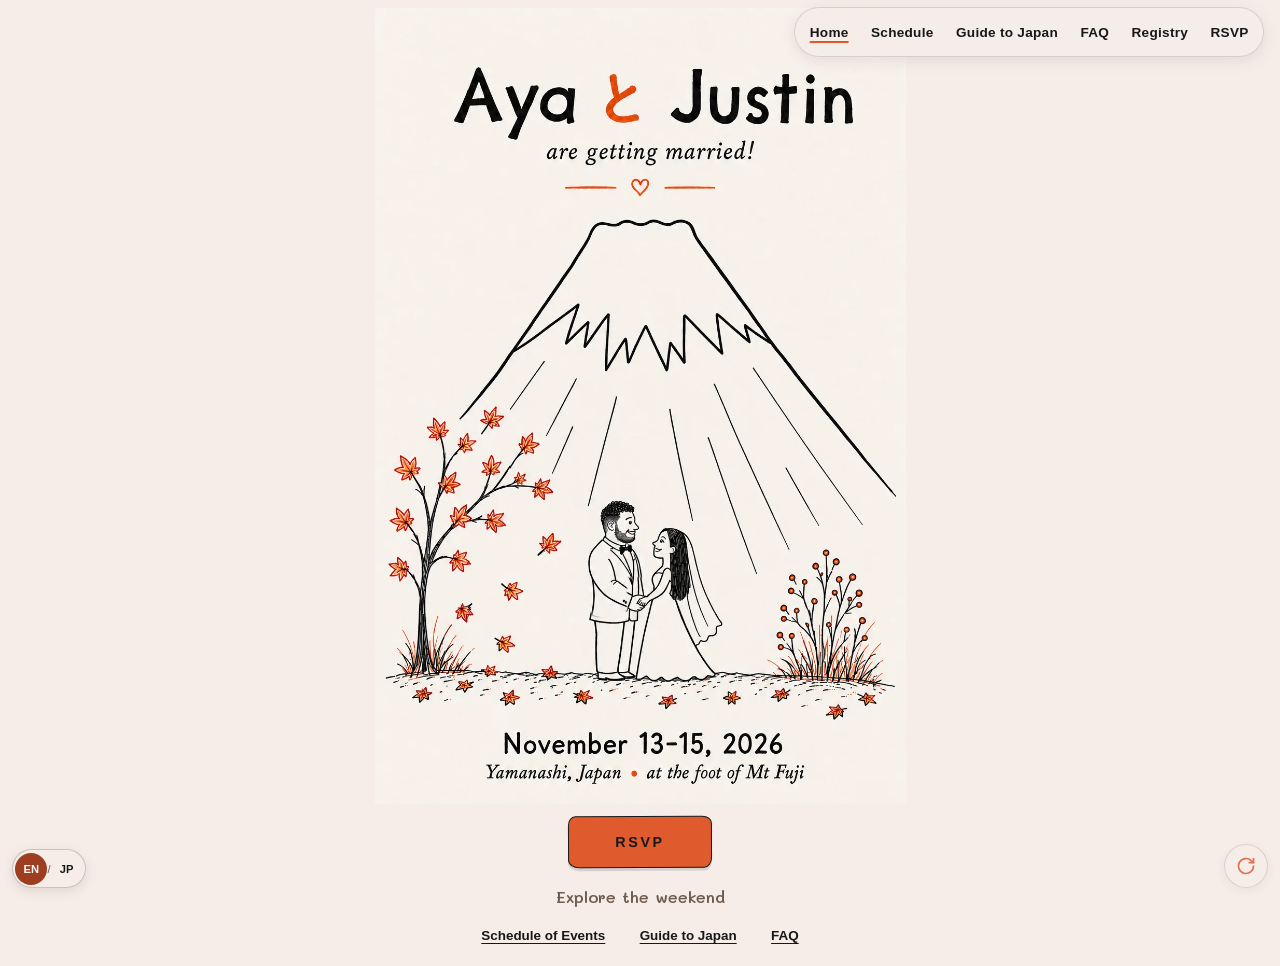
<file: index.html>
<!DOCTYPE html><html lang="en"><head><meta charSet="utf-8"/><meta name="viewport" content="width=device-width, initial-scale=1"/><link rel="preload" as="image" imageSrcSet="/assets/aya-justin-wordmark-400.webp 400w, /assets/aya-justin-wordmark-800.webp 800w" imageSizes="(min-width: 48.001rem) 12rem, 10rem"/><link rel="stylesheet" href="/assets/index-B3rKi8Eg.css" data-rsc-css-href="/assets/index-B3rKi8Eg.css" data-precedence="vite-rsc/importer-resources"/><link rel="modulepreload" href="/assets/layout-segment-context-Czh2c0Ok.js" crossorigin=""/><link rel="modulepreload" href="/assets/rolldown-runtime-S-ySWqyJ.js" crossorigin=""/><link rel="modulepreload" href="/assets/index-DdwU4Vy0.js" crossorigin=""/><link rel="modulepreload" href="/assets/framework-CXnKph_e.js" crossorigin=""/><link rel="modulepreload" href="/assets/language-provider-RX_KWoCj.js" crossorigin=""/><link rel="modulepreload" href="/assets/language-switcher-CTMko5D6.js" crossorigin=""/><link rel="modulepreload" href="/assets/page-mMmTzceB.js" crossorigin=""/><link rel="modulepreload" href="/assets/site-header-Tp96U2gu.js" crossorigin=""/><title>Aya と Justin — November 13-15, 2026</title><meta name="description" content="Aya and Justin are getting married November 13-15, 2026, in Yamanashi, Japan, at the foot of Mt Fuji."/><meta property="og:title" content="Aya と Justin are getting married!"/><meta property="og:description" content="November 13-15, 2026 · Yamanashi, Japan · at the foot of Mt Fuji"/><meta property="og:url" content="https://ayatojb.jp/"/><meta property="og:site_name" content="Aya と Justin"/><meta property="og:type" content="website"/><meta property="og:locale" content="en_US"/><meta property="og:image" content="https://ayatojb.jp/assets/wedding-share-de2f9341.jpg"/><meta property="og:image:width" content="1200"/><meta property="og:image:height" content="630"/><meta property="og:image:type" content="image/jpeg"/><meta property="og:image:alt" content="Hand-drawn wedding artwork of Aya and Justin beneath Mt Fuji with autumn foliage."/><meta name="twitter:card" content="summary_large_image"/><meta name="twitter:title" content="Aya と Justin are getting married!"/><meta name="twitter:description" content="November 13-15, 2026 · Yamanashi, Japan · at the foot of Mt Fuji"/><meta name="twitter:image" content="https://ayatojb.jp/assets/wedding-share-de2f9341.jpg"/><meta name="twitter:image:alt" content="Hand-drawn wedding artwork of Aya and Justin beneath Mt Fuji with autumn foliage."/><link rel="icon" href="https://ayatojb.jp/favicon.ico" sizes="16x16 32x32 48x48" type="image/vnd.microsoft.icon"/><link rel="icon" href="https://ayatojb.jp/icon-192.png" sizes="192x192" type="image/png"/><link rel="apple-touch-icon" href="https://ayatojb.jp/apple-touch-icon.png" sizes="180x180" type="image/png"/><link rel="canonical" href="https://ayatojb.jp/"/><meta name="theme-color" content="#f6ede9"/><meta name="color-scheme" content="light"/><script>self.__VINEXT_RSC_PARAMS__={}</script><script>self.__VINEXT_RSC_NAV__={"pathname":"/","searchParams":[]}</script><link rel="modulepreload" href="/assets/index-DdwU4Vy0.js" />
</head><body><header class="site-header site-header--landing" data-home-navigation="true"><a class="skip-link" href="#main-content">Skip to content</a><div class="site-header__inner"><a href="/" class="site-wordmark" aria-label="Aya and Justin home"><img src="/assets/aya-justin-wordmark-400.webp" srcSet="/assets/aya-justin-wordmark-400.webp 400w, /assets/aya-justin-wordmark-800.webp 800w" sizes="(min-width: 48.001rem) 12rem, 10rem" width="400" height="78" alt=""/></a><nav class="site-nav site-nav--desktop" aria-label="Main navigation" inert=""><ul><li><a href="/" aria-current="page">Home</a></li><li><a href="/schedule">Schedule</a></li><li><a href="/guide">Guide to Japan</a></li><li><a href="/faq">FAQ</a></li><li><a href="/registry">Registry</a></li><li><a href="/rsvp">RSVP</a></li></ul></nav><button class="site-menu-toggle" type="button" aria-expanded="false" aria-controls="mobile-site-navigation" aria-label="Open navigation"><span aria-hidden="true"></span><span aria-hidden="true"></span><span aria-hidden="true"></span></button></div><div class="site-mobile-panel" id="mobile-site-navigation" hidden=""><nav class="site-mobile-nav" aria-label="Mobile navigation"><ul><li><a href="/" aria-current="page">Home</a></li><li><a href="/schedule">Schedule</a></li><li><a href="/guide">Guide to Japan</a></li><li><a href="/faq">FAQ</a></li><li><a href="/registry">Registry</a></li><li><a href="/rsvp">RSVP</a></li></ul></nav></div></header><main id="main-content" tabindex="-1" class="invitation" aria-labelledby="event-title" aria-describedby="event-details"><div class="event-copy"><h1 id="event-title">Aya と Justin</h1><p>are getting married!</p><p id="event-details"><time dateTime="2026-11-13">November 13</time>-<time dateTime="2026-11-15">15, 2026</time><span aria-hidden="true"> · </span><span>Yamanashi, Japan</span><span aria-hidden="true"> · </span><span>at the foot of Mt Fuji</span></p></div><figure class="invitation__artwork" data-cloud-reveal="revealing"><picture><source srcSet="/assets/invitation-91b7f971.webp" type="image/webp"/><img src="/assets/invitation-1acabb1c.png" width="1024" height="1535" alt="Hand-drawn illustration of Aya and Justin holding hands beneath Mt Fuji in autumn." loading="eager" decoding="async" fetchPriority="high"/></picture><div class="cloud-reveal" aria-hidden="true"><div class="cloud-bank cloud-bank--left"><svg class="cloud-bank__layer cloud-bank__layer--rear" viewBox="0 0 720 860" preserveAspectRatio="xMidYMid meet" focusable="false"><path class="cloud-cluster cloud-cluster--rear" d="M28 286C24 238 57 205 104 208C116 153 172 126 219 157C250 91 340 81 383 145C424 103 500 122 519 183C576 165 634 204 638 260C676 269 696 299 687 337C628 357 569 346 517 361C451 380 392 350 332 365C267 382 207 354 149 365C95 375 54 353 28 320Z"></path><path class="cloud-cluster cloud-cluster--rear" d="M67 545C55 500 86 458 133 456C145 402 202 376 248 407C285 349 366 351 399 410C444 374 510 397 524 451C574 437 625 470 632 520C671 529 691 557 684 591C623 611 571 600 516 614C453 631 391 604 332 618C268 633 207 609 151 617C108 623 79 598 67 571Z"></path><path class="cloud-bank__detail" d="M161 217C186 192 224 188 250 211M438 204C464 183 501 190 519 218M197 471C225 444 266 443 294 469"></path></svg><svg class="cloud-bank__layer cloud-bank__layer--front" viewBox="0 0 720 860" preserveAspectRatio="xMidYMid meet" focusable="false"><path class="cloud-cluster cloud-cluster--front" d="M-22 412C-18 360 19 325 69 330C84 267 148 238 201 275C238 204 333 199 378 269C420 218 503 238 526 305C582 287 646 327 651 385C690 395 713 426 704 466C642 486 582 474 525 490C456 508 391 480 329 494C262 511 198 484 139 496C82 507 29 485-22 452Z"></path><path class="cloud-cluster cloud-cluster--front" d="M-8 704C-3 651 38 616 89 622C106 563 168 537 218 571C255 508 342 507 381 570C425 527 500 547 521 606C578 591 638 630 644 682C683 692 705 722 697 760C635 779 580 769 523 784C455 801 392 776 330 789C263 804 202 781 143 790C88 798 37 781-8 749Z"></path><path class="cloud-bank__detail" d="M91 350C121 319 166 318 197 347M407 300C437 274 480 279 506 312M103 647C132 617 177 616 207 646"></path></svg></div><div class="cloud-bank cloud-bank--right"><svg class="cloud-bank__layer cloud-bank__layer--rear" viewBox="0 0 720 860" preserveAspectRatio="xMidYMid meet" focusable="false"><path class="cloud-cluster cloud-cluster--rear" d="M35 318C30 270 65 237 112 241C128 188 181 158 231 188C270 126 361 119 406 180C446 143 517 161 539 220C594 207 650 246 652 301C686 313 702 342 692 376C634 394 577 382 526 397C462 416 404 389 342 402C280 416 218 393 161 401C103 409 60 386 35 352Z"></path><path class="cloud-cluster cloud-cluster--rear" d="M42 559C36 511 72 476 120 478C136 423 194 399 239 431C276 370 365 369 405 431C458 387 540 408 559 469C607 457 654 491 659 539C692 550 706 576 696 608C640 625 585 616 530 630C465 646 403 622 342 635C274 651 211 626 151 636C101 644 62 615 42 586Z"></path><path class="cloud-bank__detail" d="M172 248C198 221 237 220 264 245M455 239C484 217 522 226 541 255M210 489C239 462 284 463 314 490"></path></svg><svg class="cloud-bank__layer cloud-bank__layer--front" viewBox="0 0 720 860" preserveAspectRatio="xMidYMid meet" focusable="false"><path class="cloud-cluster cloud-cluster--front" d="M12 426C7 373 48 339 98 345C116 283 177 257 227 291C268 222 369 218 418 286C466 235 551 258 573 324C629 310 679 349 680 406C710 420 720 449 708 479C648 496 590 486 535 501C465 520 398 492 337 507C269 524 204 498 145 509C90 520 42 494 12 458Z"></path><path class="cloud-cluster cloud-cluster--front" d="M18 681C13 630 52 596 103 601C122 544 181 518 232 551C274 489 366 490 408 550C453 509 529 528 553 587C608 572 665 609 672 662C706 674 718 703 707 735C648 754 592 744 536 758C468 775 403 751 342 764C276 779 213 756 154 764C98 773 48 754 18 716Z"></path><path class="cloud-bank__detail" d="M130 365C160 336 207 338 237 368M455 317C486 292 531 299 556 333M141 623C173 593 219 595 249 626"></path></svg></div></div></figure><div class="rsvp"><a class="rsvp__button" href="/rsvp">RSVP</a></div><nav class="home-links" aria-label="Wedding information"><p>Explore the weekend</p><div><a href="/schedule">Schedule of Events</a><a href="/guide">Guide to Japan</a><a href="/faq">FAQ</a></div></nav><button class="replay-reveal" type="button" aria-label="Replay cloud reveal" title="Replay cloud reveal" hidden="" disabled=""><svg viewBox="0 0 24 24" aria-hidden="true" focusable="false"><path d="M21 12a9 9 0 1 1-2.64-6.36L21 8"></path><path d="M21 3v5h-5"></path></svg></button></main><script src="/animation.js" defer=""></script><div class="language-switcher" role="group" aria-label="Website language"><button type="button" lang="en" aria-label="English" title="English" aria-pressed="true">EN</button><span class="language-switcher__divider" aria-hidden="true">/</span><button type="button" lang="ja" aria-label="日本語" title="日本語" aria-pressed="false">JP</button></div><script id="_R_">import("/assets/index-DdwU4Vy0.js")</script></body></html><script>self.__VINEXT_RSC_CHUNKS__=self.__VINEXT_RSC_CHUNKS__||[];self.__VINEXT_RSC_CHUNKS__.push("2:I[\"9510326f728e\",[],\"LanguageProvider\",1]\n3:I[\"8c0f216c4604\",[],\"Children\",1]\n4:I[\"a89a9ee8b081\",[],\"LanguageSwitcher\",1]\n5:I[\"15c18cfaeeff\",[],\"LayoutSegmentProvider\",1]\n6:I[\"8c0f216c4604\",[],\"Slot\",1]\n7:I[\"593f344dc510\",[],\"RedirectBoundary\",1]\n:HL[\"/assets/index-B3rKi8Eg.css\",\"style\"]\n")</script><script>self.__VINEXT_RSC_CHUNKS__=self.__VINEXT_RSC_CHUNKS__||[];self.__VINEXT_RSC_CHUNKS__.push("0:{\"__route\":\"route:/\",\"__interceptionContext\":null,\"__layoutIds\":[\"layout:/\"],\"__rootLayout\":\"/\",\"page:/\":\"$L1\",\"layout:/\":[[[[\"$\",\"link\",\"css:/assets/index-B3rKi8Eg.css\",{\"rel\":\"stylesheet\",\"precedence\":\"vite-rsc/importer-resources\",\"href\":\"/assets/index-B3rKi8Eg.css\",\"data-rsc-css-href\":\"/assets/index-B3rKi8Eg.css\"}],\"$undefined\"],[\"$\",\"html\",null,{\"lang\":\"en\",\"children\":[\"$\",\"body\",null,{\"children\":[\"$\",\"$L2\",null,{\"children\":[[\"$\",\"$L3\",null,{}],[\"$\",\"$L4\",null,{}]]}]}]}]],null],\"route:/\":[[[\"$\",\"meta\",null,{\"charSet\":\"utf-8\"}],[[\"$\",\"title\",\"0\",{\"children\":\"Aya と Justin — November 13-15, 2026\"}],[\"$\",\"meta\",\"1\",{\"name\":\"description\",\"content\":\"Aya and Justin are getting married November 13-15, 2026, in Yamanashi, Japan, at the foot of Mt Fuji.\"}],[\"$\",\"meta\",\"2\",{\"property\":\"og:title\",\"content\":\"Aya と Justin are getting married!\"}],[\"$\",\"meta\",\"3\",{\"property\":\"og:description\",\"content\":\"November 13-15, 2026 · Yamanashi, Japan · at the foot of Mt Fuji\"}],[\"$\",\"meta\",\"4\",{\"property\":\"og:url\",\"content\":\"https://ayatojb.jp/\"}],[\"$\",\"meta\",\"5\",{\"property\":\"og:site_name\",\"content\":\"Aya と Justin\"}],[\"$\",\"meta\",\"6\",{\"property\":\"og:type\",\"content\":\"website\"}],[\"$\",\"meta\",\"7\",{\"property\":\"og:locale\",\"content\":\"en_US\"}],[\"$\",\"meta\",\"8\",{\"property\":\"og:image\",\"content\":\"https://ayatojb.jp/assets/wedding-share-de2f9341.jpg\"}],[\"$\",\"meta\",\"9\",{\"property\":\"og:image:width\",\"content\":\"1200\"}],[\"$\",\"meta\",\"10\",{\"property\":\"og:image:height\",\"content\":\"630\"}],[\"$\",\"meta\",\"11\",{\"property\":\"og:image:type\",\"content\":\"image/jpeg\"}],[\"$\",\"meta\",\"12\",{\"property\":\"og:image:alt\",\"content\":\"Hand-drawn wedding artwork of Aya and Justin beneath Mt Fuji with autumn foliage.\"}],[\"$\",\"meta\",\"13\",{\"name\":\"twitter:card\",\"content\":\"summary_large_image\"}],[\"$\",\"meta\",\"14\",{\"name\":\"twitter:title\",\"content\":\"Aya と Justin are getting married!\"}],[\"$\",\"meta\",\"15\",{\"name\":\"twitter:description\",\"content\":\"November 13-15, 2026 · Yamanashi, Japan · at the foot of Mt Fuji\"}],[\"$\",\"meta\",\"16\",{\"name\":\"twitter:image\",\"content\":\"https://ayatojb.jp/assets/wedding-share-de2f9341.jpg\"}],[\"$\",\"meta\",\"17\",{\"name\":\"twitter:image:alt\",\"content\":\"Hand-drawn wedding artwork of Aya and Justin beneath Mt Fuji with autumn foliage.\"}],[\"$\",\"link\",\"18\",{\"rel\":\"icon\",\"href\":\"https://ayatojb.jp/favicon.ico\",\"sizes\":\"16x16 32x32 48x48\",\"type\":\"image/vnd.microsoft.icon\"}],[\"$\",\"link\",\"19\",{\"rel\":\"icon\",\"href\":\"https://ayatojb.jp/icon-192.png\",\"sizes\":\"192x192\",\"type\":\"image/png\"}],[\"$\",\"link\",\"20\",{\"rel\":\"apple-touch-icon\",\"href\":\"https://ayatojb.jp/apple-touch-icon.png\",\"sizes\":\"180x180\",\"type\":\"image/png\"}],[\"$\",\"link\",\"21\",{\"rel\":\"canonical\",\"href\":\"https://ayatojb.jp/\"}]],[[\"$\",\"meta\",\"0\",{\"name\":\"viewport\",\"content\":\"width=device-width, initial-scale=1\"}],[\"$\",\"meta\",\"1\",{\"name\":\"theme-color\",\"content\":\"#f6ede9\"}],[\"$\",\"meta\",\"2\",{\"name\":\"color-scheme\",\"content\":\"light\"}]]],[\"$\",\"$L5\",null,{\"segmentMap\":{\"children\":[]},\"children\":[\"$\",\"$L6\",null,{\"id\":\"layout:/\",\"parallelSlots\":\"$undefined\",\"children\":[\"$\",\"$L7\",null,{\"children\":[\"$\",\"$L5\",null,{\"segmentMap\":{\"children\":[]},\"children\":[\"$\",\"$L6\",null,{\"id\":\"page:/\"}]}]}]}]}]],\"__layoutFlags\":{\"layout:/\":\"s\"},\"__artifactCompatibility\":{\"schemaVersion\":1,\"graphVersion\":\"app-route-graph:4uhn5s1wvoptc\",\"deploymentVersion\":\"82f11ced-8125-4d10-b4c3-f60411bf3c9e\",\"appElementsSchemaVersion\":1,\"rscPayloadSchemaVersion\":1,\"rootBoundaryId\":\"/\",\"renderEpoch\":null}}\n")</script><script>self.__VINEXT_RSC_CHUNKS__=self.__VINEXT_RSC_CHUNKS__||[];self.__VINEXT_RSC_CHUNKS__.push("8:I[\"6efdf509a785\",[],\"default\",1]\n1:[\"$\",\"$L8\",null,{\"params\":\"$@9\",\"searchParams\":\"$@a\"}]\n")</script><script>self.__VINEXT_RSC_CHUNKS__=self.__VINEXT_RSC_CHUNKS__||[];self.__VINEXT_RSC_CHUNKS__.push("9:{}\na:{}\n")</script><script>self.__VINEXT_RSC_DONE__=true</script>
</file>
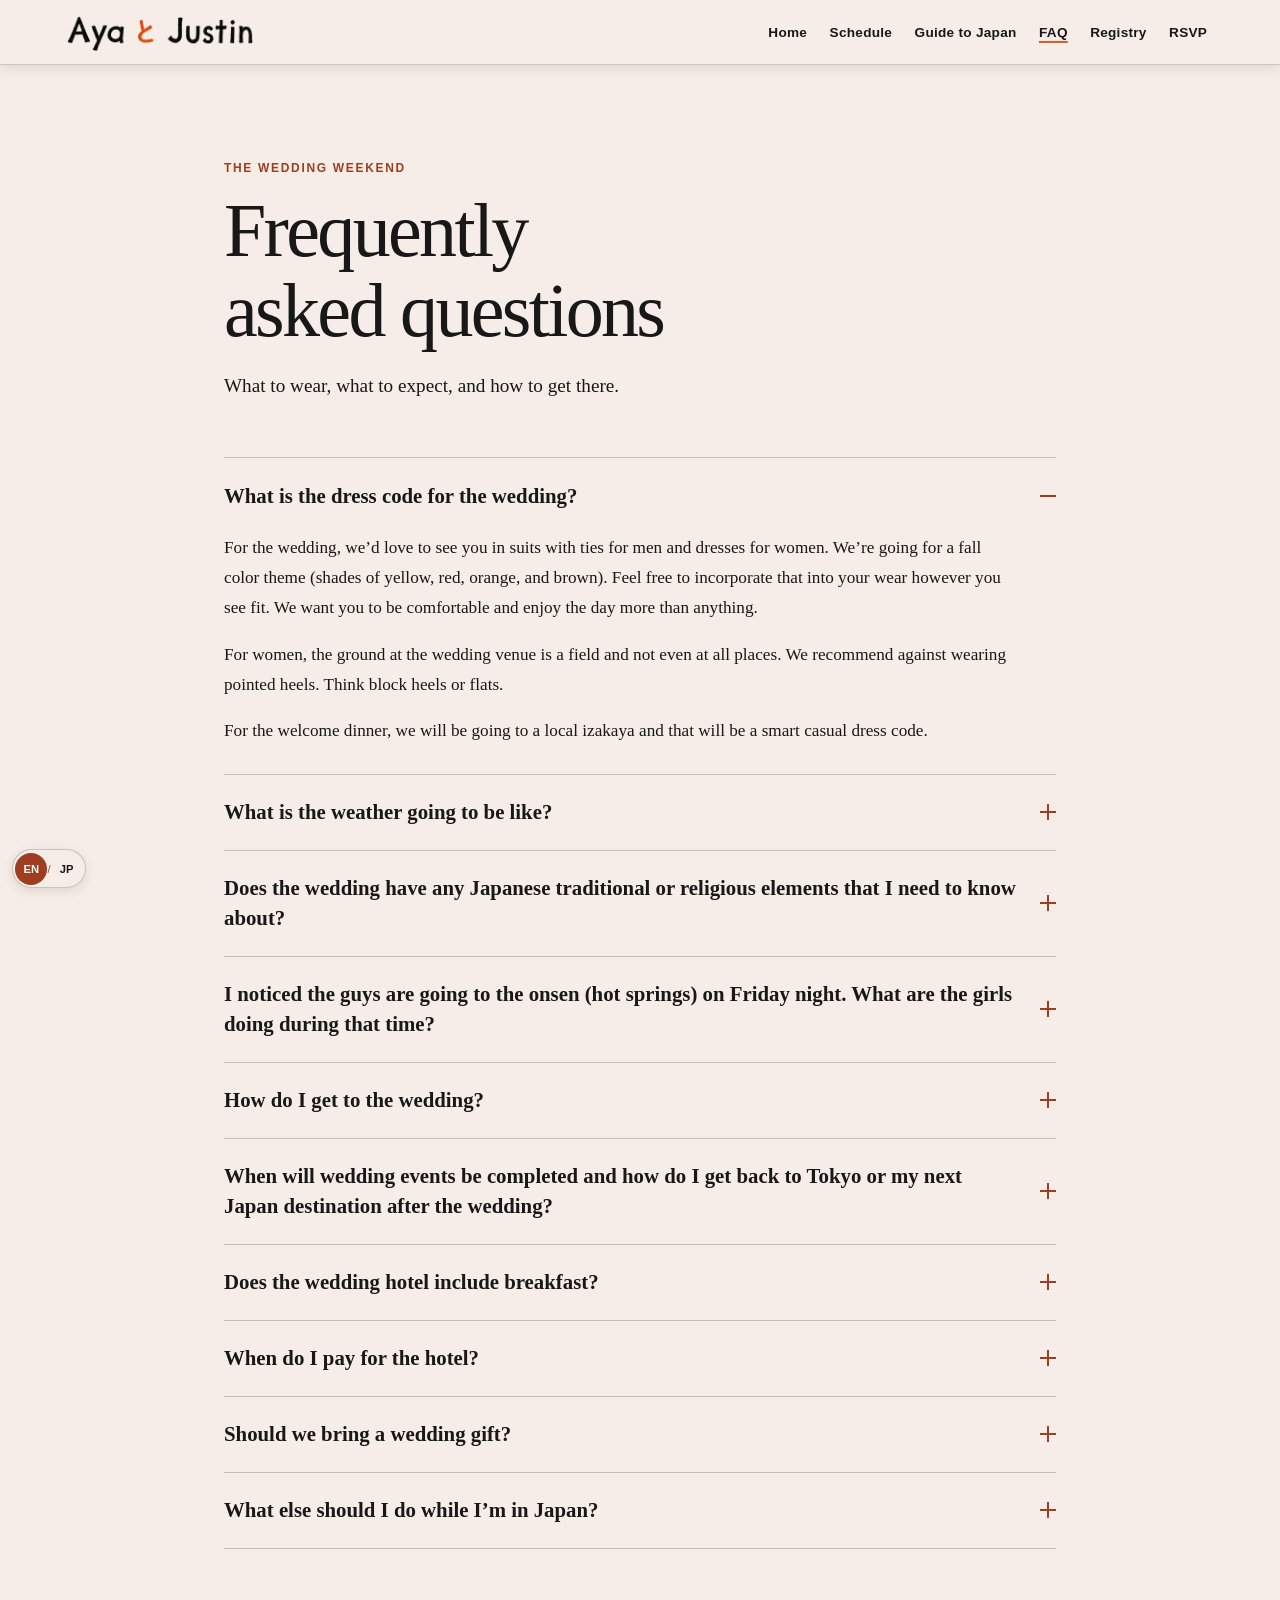
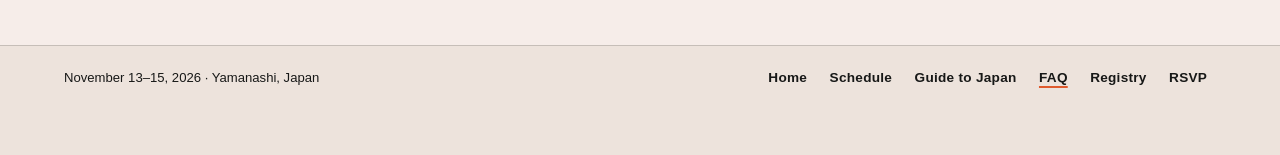
<file: faq.html>
<!DOCTYPE html><html lang="en"><head><meta charSet="utf-8"/><meta name="viewport" content="width=device-width, initial-scale=1"/><link rel="preload" as="image" imageSrcSet="/assets/aya-justin-wordmark-400.webp 400w, /assets/aya-justin-wordmark-800.webp 800w" imageSizes="(min-width: 48.001rem) 12rem, 10rem"/><link rel="stylesheet" href="/assets/index-B3rKi8Eg.css" data-rsc-css-href="/assets/index-B3rKi8Eg.css" data-precedence="vite-rsc/importer-resources"/><link rel="modulepreload" href="/assets/layout-segment-context-Czh2c0Ok.js" crossorigin=""/><link rel="modulepreload" href="/assets/rolldown-runtime-S-ySWqyJ.js" crossorigin=""/><link rel="modulepreload" href="/assets/index-DdwU4Vy0.js" crossorigin=""/><link rel="modulepreload" href="/assets/framework-CXnKph_e.js" crossorigin=""/><link rel="modulepreload" href="/assets/language-provider-RX_KWoCj.js" crossorigin=""/><link rel="modulepreload" href="/assets/language-switcher-CTMko5D6.js" crossorigin=""/><link rel="modulepreload" href="/assets/faq-content-CRbsiRZe.js" crossorigin=""/><link rel="modulepreload" href="/assets/content-page-BRRPvGNJ.js" crossorigin=""/><link rel="modulepreload" href="/assets/site-footer-CfbejqvP.js" crossorigin=""/><link rel="modulepreload" href="/assets/site-header-Tp96U2gu.js" crossorigin=""/><title>FAQ | Aya と Justin</title><meta name="description" content="Answers to your questions about Aya and Justin&#x27;s wedding weekend: attire, weather, transportation, the hotel, and celebrating in Japan."/><meta property="og:title" content="FAQ | Aya と Justin"/><meta property="og:description" content="Answers to your questions about Aya and Justin&#x27;s wedding weekend: attire, weather, transportation, the hotel, and celebrating in Japan."/><meta property="og:url" content="https://ayatojb.jp/faq"/><meta property="og:site_name" content="Aya と Justin"/><meta property="og:type" content="website"/><meta property="og:locale" content="en_US"/><meta property="og:image" content="https://ayatojb.jp/assets/wedding-share-de2f9341.jpg"/><meta property="og:image:width" content="1200"/><meta property="og:image:height" content="630"/><meta property="og:image:type" content="image/jpeg"/><meta property="og:image:alt" content="Hand-drawn wedding artwork of Aya and Justin beneath Mt Fuji with autumn foliage."/><meta name="twitter:card" content="summary_large_image"/><meta name="twitter:title" content="FAQ | Aya と Justin"/><meta name="twitter:description" content="Answers to your questions about Aya and Justin&#x27;s wedding weekend: attire, weather, transportation, the hotel, and celebrating in Japan."/><meta name="twitter:image" content="https://ayatojb.jp/assets/wedding-share-de2f9341.jpg"/><meta name="twitter:image:alt" content="Hand-drawn wedding artwork of Aya and Justin beneath Mt Fuji with autumn foliage."/><link rel="icon" href="https://ayatojb.jp/favicon.ico" sizes="16x16 32x32 48x48" type="image/vnd.microsoft.icon"/><link rel="icon" href="https://ayatojb.jp/icon-192.png" sizes="192x192" type="image/png"/><link rel="apple-touch-icon" href="https://ayatojb.jp/apple-touch-icon.png" sizes="180x180" type="image/png"/><link rel="canonical" href="https://ayatojb.jp/faq"/><meta name="theme-color" content="#f6ede9"/><meta name="color-scheme" content="light"/><script>self.__VINEXT_RSC_PARAMS__={}</script><script>self.__VINEXT_RSC_NAV__={"pathname":"/faq","searchParams":[]}</script><link rel="modulepreload" href="/assets/index-DdwU4Vy0.js" />
</head><body><div class="content-page"><header class="site-header"><a class="skip-link" href="#main-content">Skip to content</a><div class="site-header__inner"><a href="/" class="site-wordmark" aria-label="Aya and Justin home"><img src="/assets/aya-justin-wordmark-400.webp" srcSet="/assets/aya-justin-wordmark-400.webp 400w, /assets/aya-justin-wordmark-800.webp 800w" sizes="(min-width: 48.001rem) 12rem, 10rem" width="400" height="78" alt=""/></a><nav class="site-nav site-nav--desktop" aria-label="Main navigation"><ul><li><a href="/">Home</a></li><li><a href="/schedule">Schedule</a></li><li><a href="/guide">Guide to Japan</a></li><li><a href="/faq" aria-current="page">FAQ</a></li><li><a href="/registry">Registry</a></li><li><a href="/rsvp">RSVP</a></li></ul></nav><button class="site-menu-toggle" type="button" aria-expanded="false" aria-controls="mobile-site-navigation" aria-label="Open navigation"><span aria-hidden="true"></span><span aria-hidden="true"></span><span aria-hidden="true"></span></button></div><div class="site-mobile-panel" id="mobile-site-navigation" hidden=""><nav class="site-mobile-nav" aria-label="Mobile navigation"><ul><li><a href="/">Home</a></li><li><a href="/schedule">Schedule</a></li><li><a href="/guide">Guide to Japan</a></li><li><a href="/faq" aria-current="page">FAQ</a></li><li><a href="/registry">Registry</a></li><li><a href="/rsvp">RSVP</a></li></ul></nav></div></header><main id="main-content" tabindex="-1" class="content-page__main"><section class="faq-page" aria-labelledby="faq-title"><header class="faq-intro"><p class="faq-eyebrow">The wedding weekend</p><h1 id="faq-title">Frequently asked questions</h1><p>What to wear, what to expect, and how to get there.</p></header><div class="faq-list"><details class="faq-item" id="dress-code" open=""><summary><h2>What is the dress code for the wedding?</h2><span class="faq-item__indicator" aria-hidden="true"></span></summary><div class="faq-answer"><p>For the wedding, we’d love to see you in suits with ties for men and dresses for women. We’re going for a fall color theme (shades of yellow, red, orange, and brown). Feel free to incorporate that into your wear however you see fit. We want you to be comfortable and enjoy the day more than anything.</p><p>For women, the ground at the wedding venue is a field and not even at all places. We recommend against wearing pointed heels. Think block heels or flats.</p><p>For the welcome dinner, we will be going to a local izakaya and that will be a smart casual dress code.</p></div></details><details class="faq-item" id="weather"><summary><h2>What is the weather going to be like?</h2><span class="faq-item__indicator" aria-hidden="true"></span></summary><div class="faq-answer"><p>The wedding ceremony and reception will be completely outdoors. You can expect temperatures to range from 55-65 ºF during the mid part of the day while we’re there. November in Japan is known for mild/warm temperatures with clear sunny skies. That’s what we’re hoping for and banking on given an analysis of 15 years of historical weather data.</p><p>That being said, anything can happen. If you are someone who tends to get chilly, please be prepared to pack and wear layers so you’re comfortable if we get a less favorable day. The wedding venue is a 40 minute drive from the hotel so you likely won’t have an opportunity to go back and change if needed.</p><p>We will have a tent with some heating that can accommodate everyone for seating and eating, but you will be moving in and out of the tent throughout the event.</p><p>We will keep everyone updated as we get closer to the event on what to prepare for and if it’s looking like a warmer or cooler day than expected.</p></div></details><details class="faq-item" id="traditions"><summary><h2>Does the wedding have any Japanese traditional or religious elements that I need to know about?</h2><span class="faq-item__indicator" aria-hidden="true"></span></summary><div class="faq-answer"><p>No. There are several reasons why we chose to have our wedding in Japan but religion/traditions is not one of them. Instead, our desire is to share why we love Japan throughout the weekend.</p></div></details><details class="faq-item" id="onsen"><summary><h2>I noticed the guys are going to the onsen (hot springs) on Friday night. What are the girls doing during that time?</h2><span class="faq-item__indicator" aria-hidden="true"></span></summary><div class="faq-answer"><p>After the welcome dinner on Friday evening, Justin will be hosting his bachelor party at a local onsen. This is a naturally gender-separated activity because guests are required to be completely nude in the hot spring.</p><p>At this time, Aya isn’t planning a similar “guided experience” for women. We do want everyone to know that there is a women’s section at the same location and all women guests are welcomed to go at the same time as the men.</p><p>One thing to note is that the onsen attached to our hotel is unfortunately under renovation with an unknown date of completion. We are currently planning to go to another nearby onsen instead unless the hotel gives us more information. Therefore, going on Friday evening may be your only chance to experience a public onsen in Japan unless you have something else planned during your trip. We encourage you to take advantage!</p></div></details><details class="faq-item" id="getting-there"><summary><h2>How do I get to the wedding?</h2><span class="faq-item__indicator" aria-hidden="true"></span></summary><div class="faq-answer"><p>For those of you who are traveling internationally, we strongly encourage you to join us on our arranged bus from Tokyo Station to the wedding hotel on Friday afternoon. We’re happy that the vast majority of you are planning to do that.</p><p>For the select few of you that are arriving from other parts of Japan, we will make sure you have accurate and timely directions far in advance.</p></div></details><details class="faq-item" id="heading-home"><summary><h2>When will wedding events be completed and how do I get back to Tokyo or my next Japan destination after the wedding?</h2><span class="faq-item__indicator" aria-hidden="true"></span></summary><div class="faq-answer"><p>On Sunday late morning, we plan to take everyone to a local autumn festival to have an opportunity to see Japan’s stunning fall foliage that lines nearby Lake Kawaguchiko. There will also be local food that you can try.</p><p>Since most international travelers are going back to Tokyo after the wedding, we are planning to get everyone back to the hotel in time to catch a 1:48 or 2:00 PM public bus back to Tokyo that leaves directly from the hotel lobby. This will get you back to Tokyo around 4 PM.</p><p>For those of you who will be off to other destinations in Japan, we will make sure you know where to go in advance.</p></div></details><details class="faq-item" id="breakfast"><summary><h2>Does the wedding hotel include breakfast?</h2><span class="faq-item__indicator" aria-hidden="true"></span></summary><div class="faq-answer"><p>Yes.</p></div></details><details class="faq-item" id="hotel-payment"><summary><h2>When do I pay for the hotel?</h2><span class="faq-item__indicator" aria-hidden="true"></span></summary><div class="faq-answer"><p>At the time of stay.</p></div></details><details class="faq-item" id="gifts"><summary><h2>Should we bring a wedding gift?</h2><span class="faq-item__indicator" aria-hidden="true"></span></summary><div class="faq-answer"><p>Your presence and participation is all that we could ever ask for.</p></div></details><details class="faq-item" id="exploring-japan"><summary><h2>What else should I do while I’m in Japan?</h2><span class="faq-item__indicator" aria-hidden="true"></span></summary><div class="faq-answer"><p>Great question! We’ve prepared a <a href="/guide">pretty extensive guide</a> on what we recommend. We are happy to help you on an individual basis as you make bookings or need help deciding on certain things. Planning in Japan can be challenging so please feel free use us as a resource.</p></div></details></div></section></main><footer class="site-footer"><div class="site-footer__inner"><p><time dateTime="2026-11-13">November 13</time>–<time dateTime="2026-11-15">15, 2026</time> · Yamanashi, Japan</p><nav aria-label="Footer navigation"><ul><li><a href="/">Home</a></li><li><a href="/schedule">Schedule</a></li><li><a href="/guide">Guide to Japan</a></li><li><a href="/faq" aria-current="page">FAQ</a></li><li><a href="/registry">Registry</a></li><li><a href="/rsvp">RSVP</a></li></ul></nav></div></footer></div><div class="language-switcher" role="group" aria-label="Website language"><button type="button" lang="en" aria-label="English" title="English" aria-pressed="true">EN</button><span class="language-switcher__divider" aria-hidden="true">/</span><button type="button" lang="ja" aria-label="日本語" title="日本語" aria-pressed="false">JP</button></div><script id="_R_">import("/assets/index-DdwU4Vy0.js")</script></body></html><script>self.__VINEXT_RSC_CHUNKS__=self.__VINEXT_RSC_CHUNKS__||[];self.__VINEXT_RSC_CHUNKS__.push("2:I[\"9510326f728e\",[],\"LanguageProvider\",1]\n3:I[\"8c0f216c4604\",[],\"Children\",1]\n4:I[\"a89a9ee8b081\",[],\"LanguageSwitcher\",1]\n5:I[\"15c18cfaeeff\",[],\"LayoutSegmentProvider\",1]\n6:I[\"8c0f216c4604\",[],\"Slot\",1]\n7:I[\"593f344dc510\",[],\"RedirectBoundary\",1]\n:HL[\"/assets/index-B3rKi8Eg.css\",\"style\"]\n")</script><script>self.__VINEXT_RSC_CHUNKS__=self.__VINEXT_RSC_CHUNKS__||[];self.__VINEXT_RSC_CHUNKS__.push("0:{\"__route\":\"route:/faq\",\"__interceptionContext\":null,\"__layoutIds\":[\"layout:/\"],\"__rootLayout\":\"/\",\"page:/faq\":\"$L1\",\"layout:/\":[[[[\"$\",\"link\",\"css:/assets/index-B3rKi8Eg.css\",{\"rel\":\"stylesheet\",\"precedence\":\"vite-rsc/importer-resources\",\"href\":\"/assets/index-B3rKi8Eg.css\",\"data-rsc-css-href\":\"/assets/index-B3rKi8Eg.css\"}],\"$undefined\"],[\"$\",\"html\",null,{\"lang\":\"en\",\"children\":[\"$\",\"body\",null,{\"children\":[\"$\",\"$L2\",null,{\"children\":[[\"$\",\"$L3\",null,{}],[\"$\",\"$L4\",null,{}]]}]}]}]],null],\"route:/faq\":[[[\"$\",\"meta\",null,{\"charSet\":\"utf-8\"}],[[\"$\",\"title\",\"0\",{\"children\":\"FAQ | Aya と Justin\"}],[\"$\",\"meta\",\"1\",{\"name\":\"description\",\"content\":\"Answers to your questions about Aya and Justin's wedding weekend: attire, weather, transportation, the hotel, and celebrating in Japan.\"}],[\"$\",\"meta\",\"2\",{\"property\":\"og:title\",\"content\":\"FAQ | Aya と Justin\"}],[\"$\",\"meta\",\"3\",{\"property\":\"og:description\",\"content\":\"Answers to your questions about Aya and Justin's wedding weekend: attire, weather, transportation, the hotel, and celebrating in Japan.\"}],[\"$\",\"meta\",\"4\",{\"property\":\"og:url\",\"content\":\"https://ayatojb.jp/faq\"}],[\"$\",\"meta\",\"5\",{\"property\":\"og:site_name\",\"content\":\"Aya と Justin\"}],[\"$\",\"meta\",\"6\",{\"property\":\"og:type\",\"content\":\"website\"}],[\"$\",\"meta\",\"7\",{\"property\":\"og:locale\",\"content\":\"en_US\"}],[\"$\",\"meta\",\"8\",{\"property\":\"og:image\",\"content\":\"https://ayatojb.jp/assets/wedding-share-de2f9341.jpg\"}],[\"$\",\"meta\",\"9\",{\"property\":\"og:image:width\",\"content\":\"1200\"}],[\"$\",\"meta\",\"10\",{\"property\":\"og:image:height\",\"content\":\"630\"}],[\"$\",\"meta\",\"11\",{\"property\":\"og:image:type\",\"content\":\"image/jpeg\"}],[\"$\",\"meta\",\"12\",{\"property\":\"og:image:alt\",\"content\":\"Hand-drawn wedding artwork of Aya and Justin beneath Mt Fuji with autumn foliage.\"}],[\"$\",\"meta\",\"13\",{\"name\":\"twitter:card\",\"content\":\"summary_large_image\"}],[\"$\",\"meta\",\"14\",{\"name\":\"twitter:title\",\"content\":\"FAQ | Aya と Justin\"}],[\"$\",\"meta\",\"15\",{\"name\":\"twitter:description\",\"content\":\"Answers to your questions about Aya and Justin's wedding weekend: attire, weather, transportation, the hotel, and celebrating in Japan.\"}],[\"$\",\"meta\",\"16\",{\"name\":\"twitter:image\",\"content\":\"https://ayatojb.jp/assets/wedding-share-de2f9341.jpg\"}],[\"$\",\"meta\",\"17\",{\"name\":\"twitter:image:alt\",\"content\":\"Hand-drawn wedding artwork of Aya and Justin beneath Mt Fuji with autumn foliage.\"}],[\"$\",\"link\",\"18\",{\"rel\":\"icon\",\"href\":\"https://ayatojb.jp/favicon.ico\",\"sizes\":\"16x16 32x32 48x48\",\"type\":\"image/vnd.microsoft.icon\"}],[\"$\",\"link\",\"19\",{\"rel\":\"icon\",\"href\":\"https://ayatojb.jp/icon-192.png\",\"sizes\":\"192x192\",\"type\":\"image/png\"}],[\"$\",\"link\",\"20\",{\"rel\":\"apple-touch-icon\",\"href\":\"https://ayatojb.jp/apple-touch-icon.png\",\"sizes\":\"180x180\",\"type\":\"image/png\"}],[\"$\",\"link\",\"21\",{\"rel\":\"canonical\",\"href\":\"https://ayatojb.jp/faq\"}]],[[\"$\",\"meta\",\"0\",{\"name\":\"viewport\",\"content\":\"width=device-width, initial-scale=1\"}],[\"$\",\"meta\",\"1\",{\"name\":\"theme-color\",\"content\":\"#f6ede9\"}],[\"$\",\"meta\",\"2\",{\"name\":\"color-scheme\",\"content\":\"light\"}]]],[\"$\",\"$L5\",null,{\"segmentMap\":{\"children\":[\"faq\"]},\"children\":[\"$\",\"$L6\",null,{\"id\":\"layout:/\",\"parallelSlots\":\"$undefined\",\"children\":[\"$\",\"$L7\",null,{\"children\":[\"$\",\"$L5\",null,{\"segmentMap\":{\"children\":[]},\"children\":[\"$\",\"$L6\",null,{\"id\":\"page:/faq\"}]}]}]}]}]],\"__layoutFlags\":{\"layout:/\":\"s\"},\"__artifactCompatibility\":{\"schemaVersion\":1,\"graphVersion\":\"app-route-graph:1dnurvz1tr05fo\",\"deploymentVersion\":\"82f11ced-8125-4d10-b4c3-f60411bf3c9e\",\"appElementsSchemaVersion\":1,\"rscPayloadSchemaVersion\":1,\"rootBoundaryId\":\"/\",\"renderEpoch\":null}}\n")</script><script>self.__VINEXT_RSC_CHUNKS__=self.__VINEXT_RSC_CHUNKS__||[];self.__VINEXT_RSC_CHUNKS__.push("8:I[\"ebd9801fa376\",[],\"FaqContent\",1]\n1:[\"$\",\"$L8\",null,{}]\n")</script><script>self.__VINEXT_RSC_DONE__=true</script>
</file>
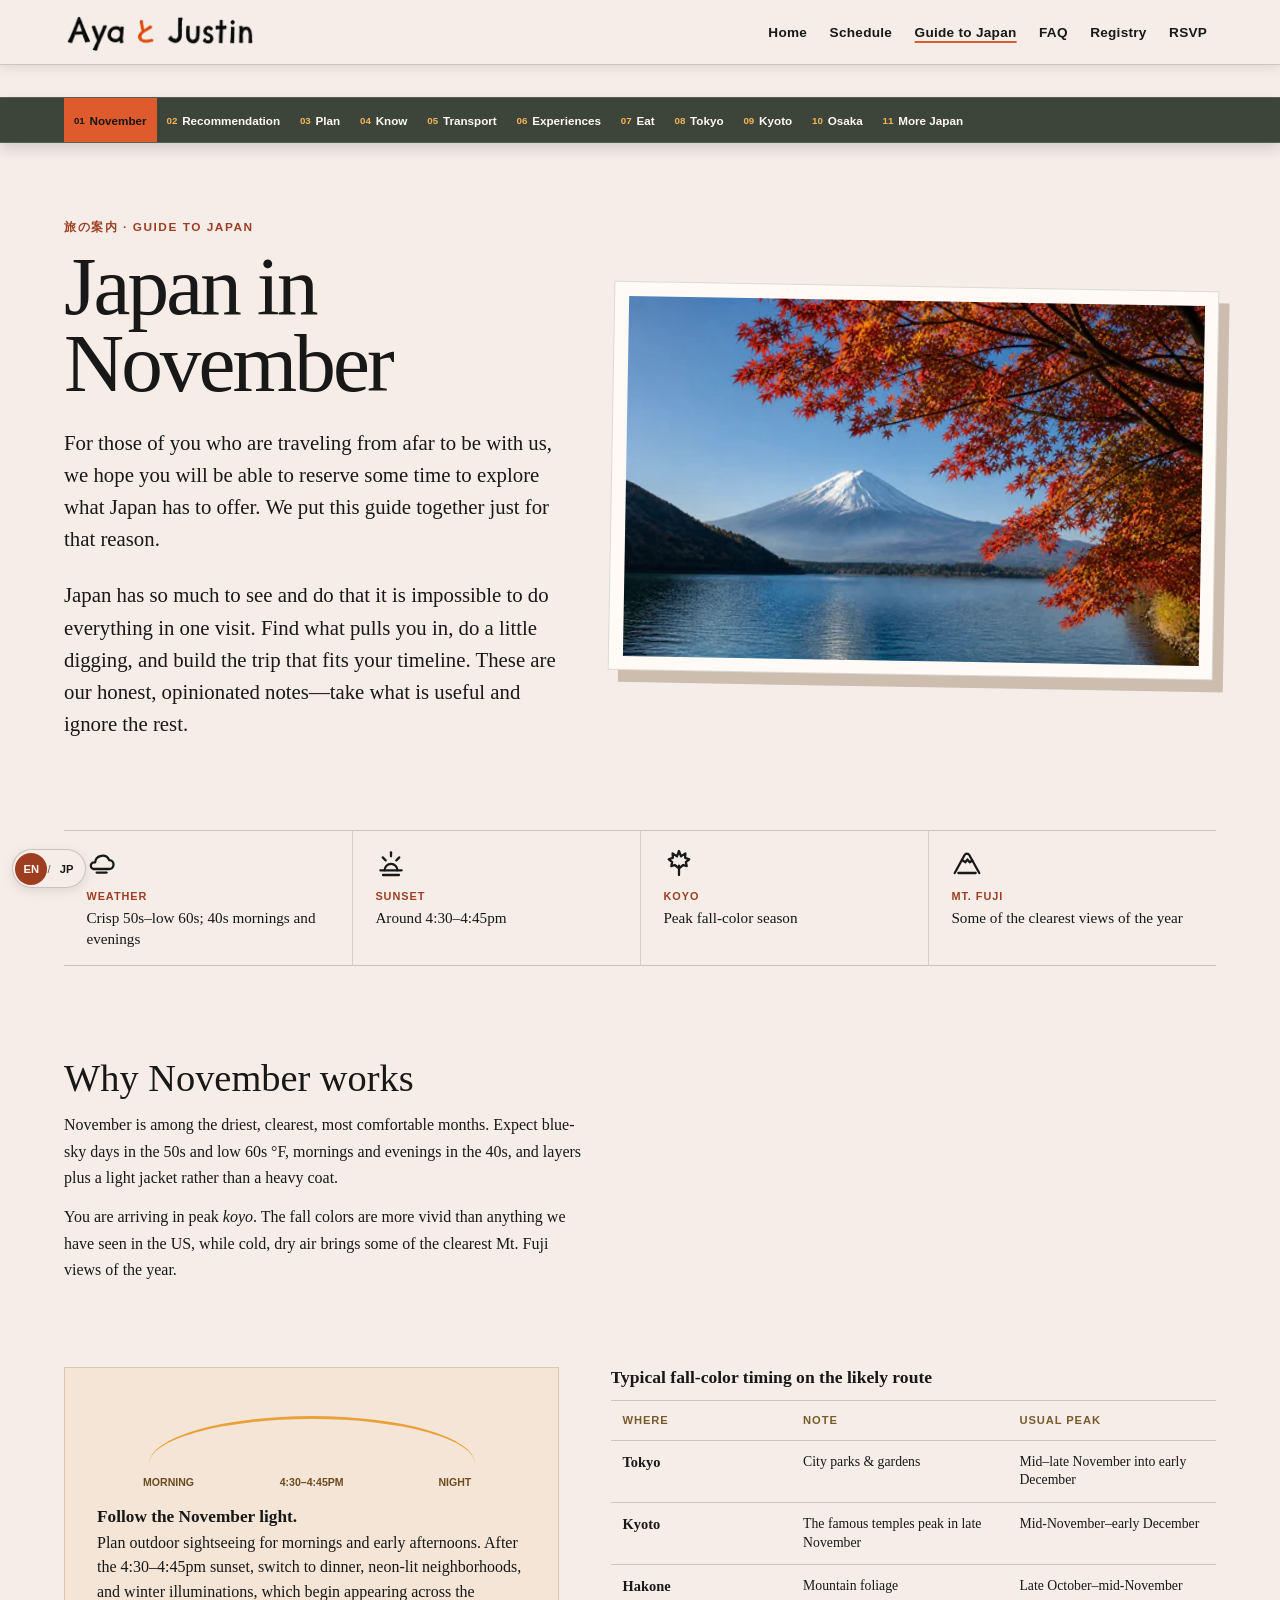
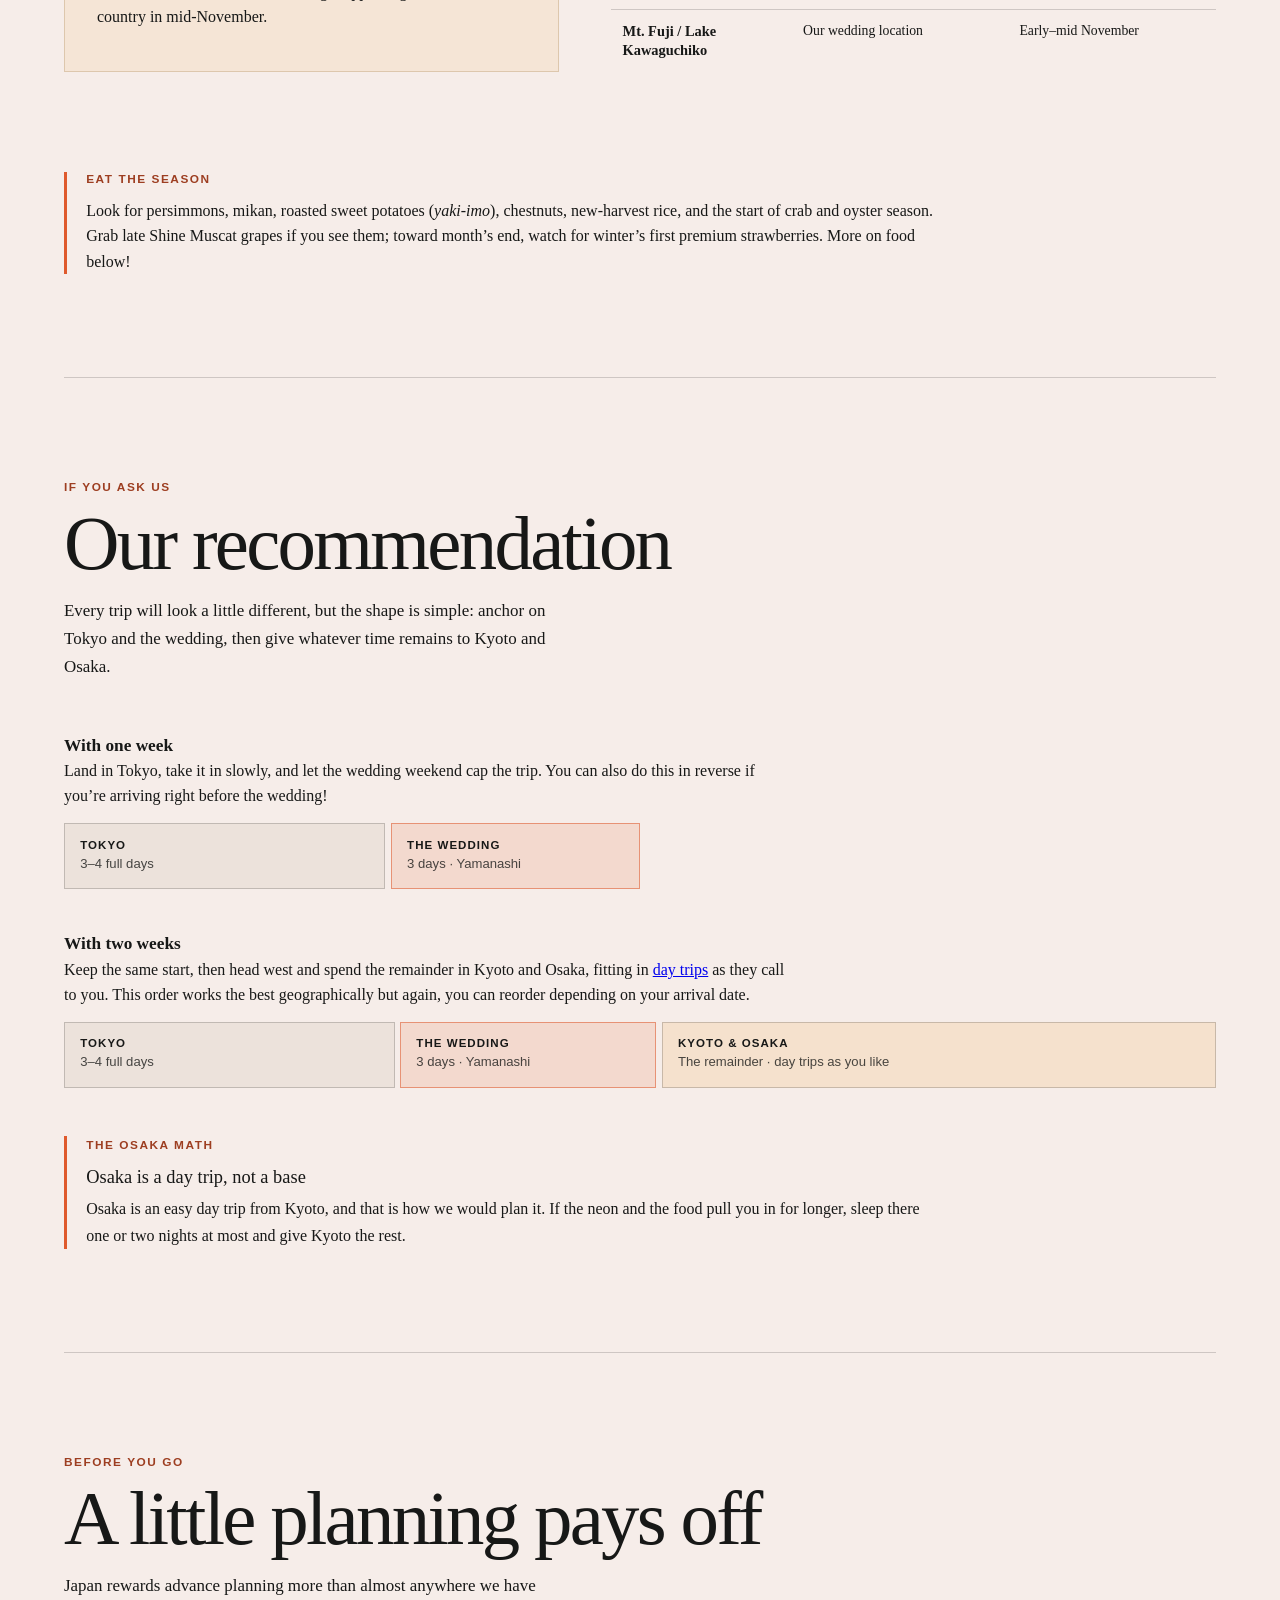
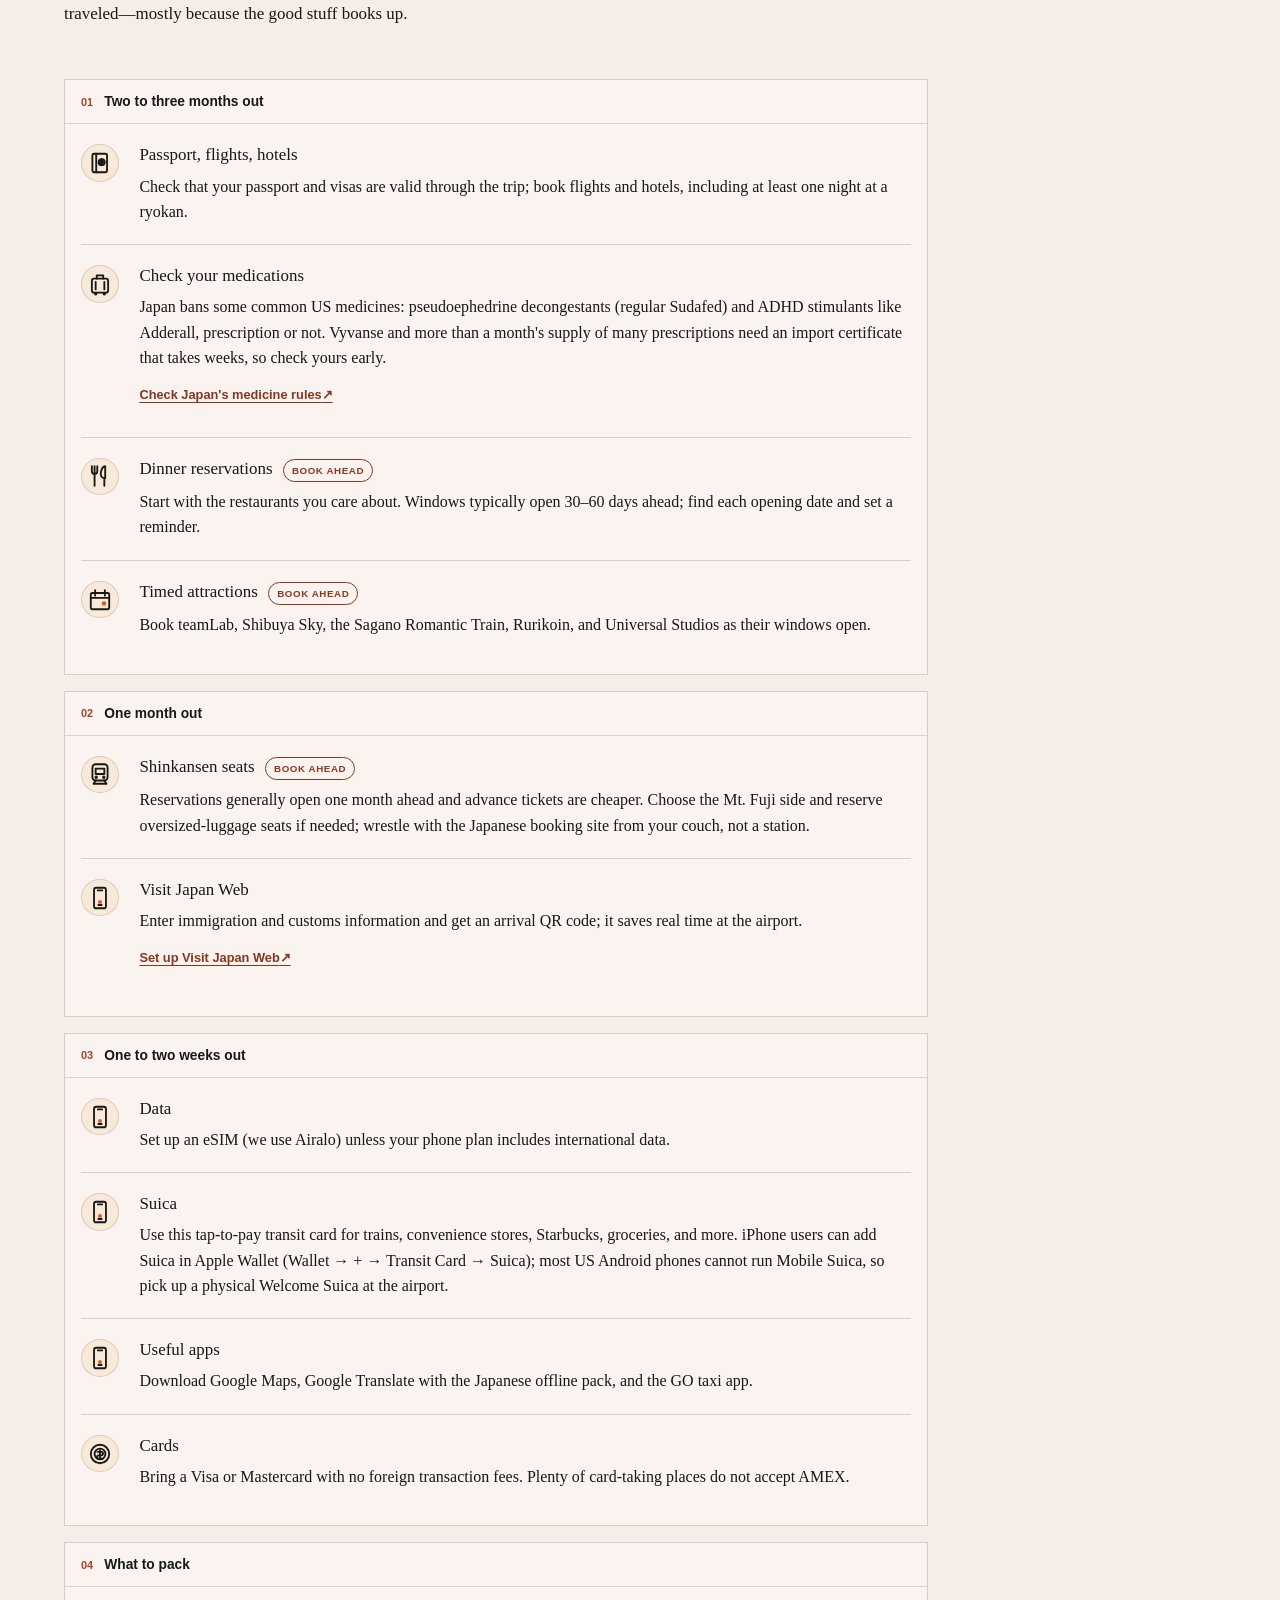
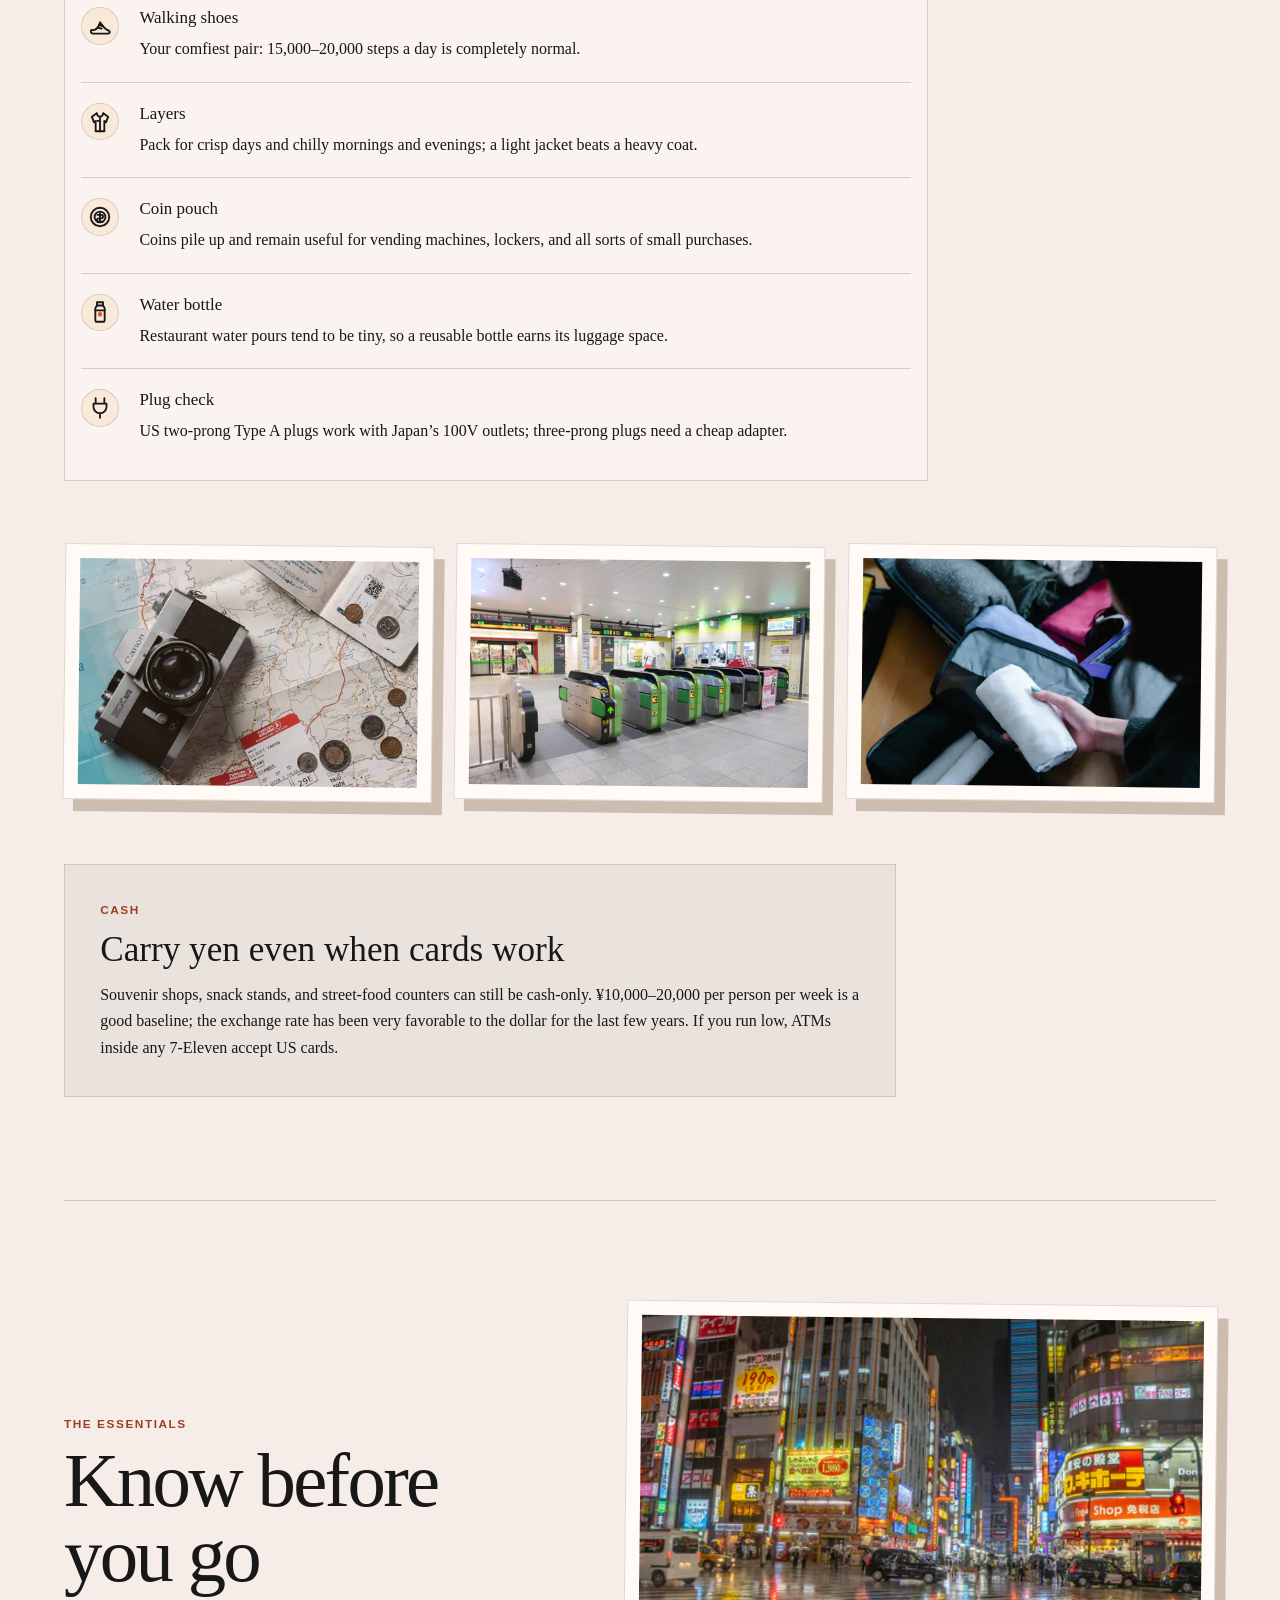
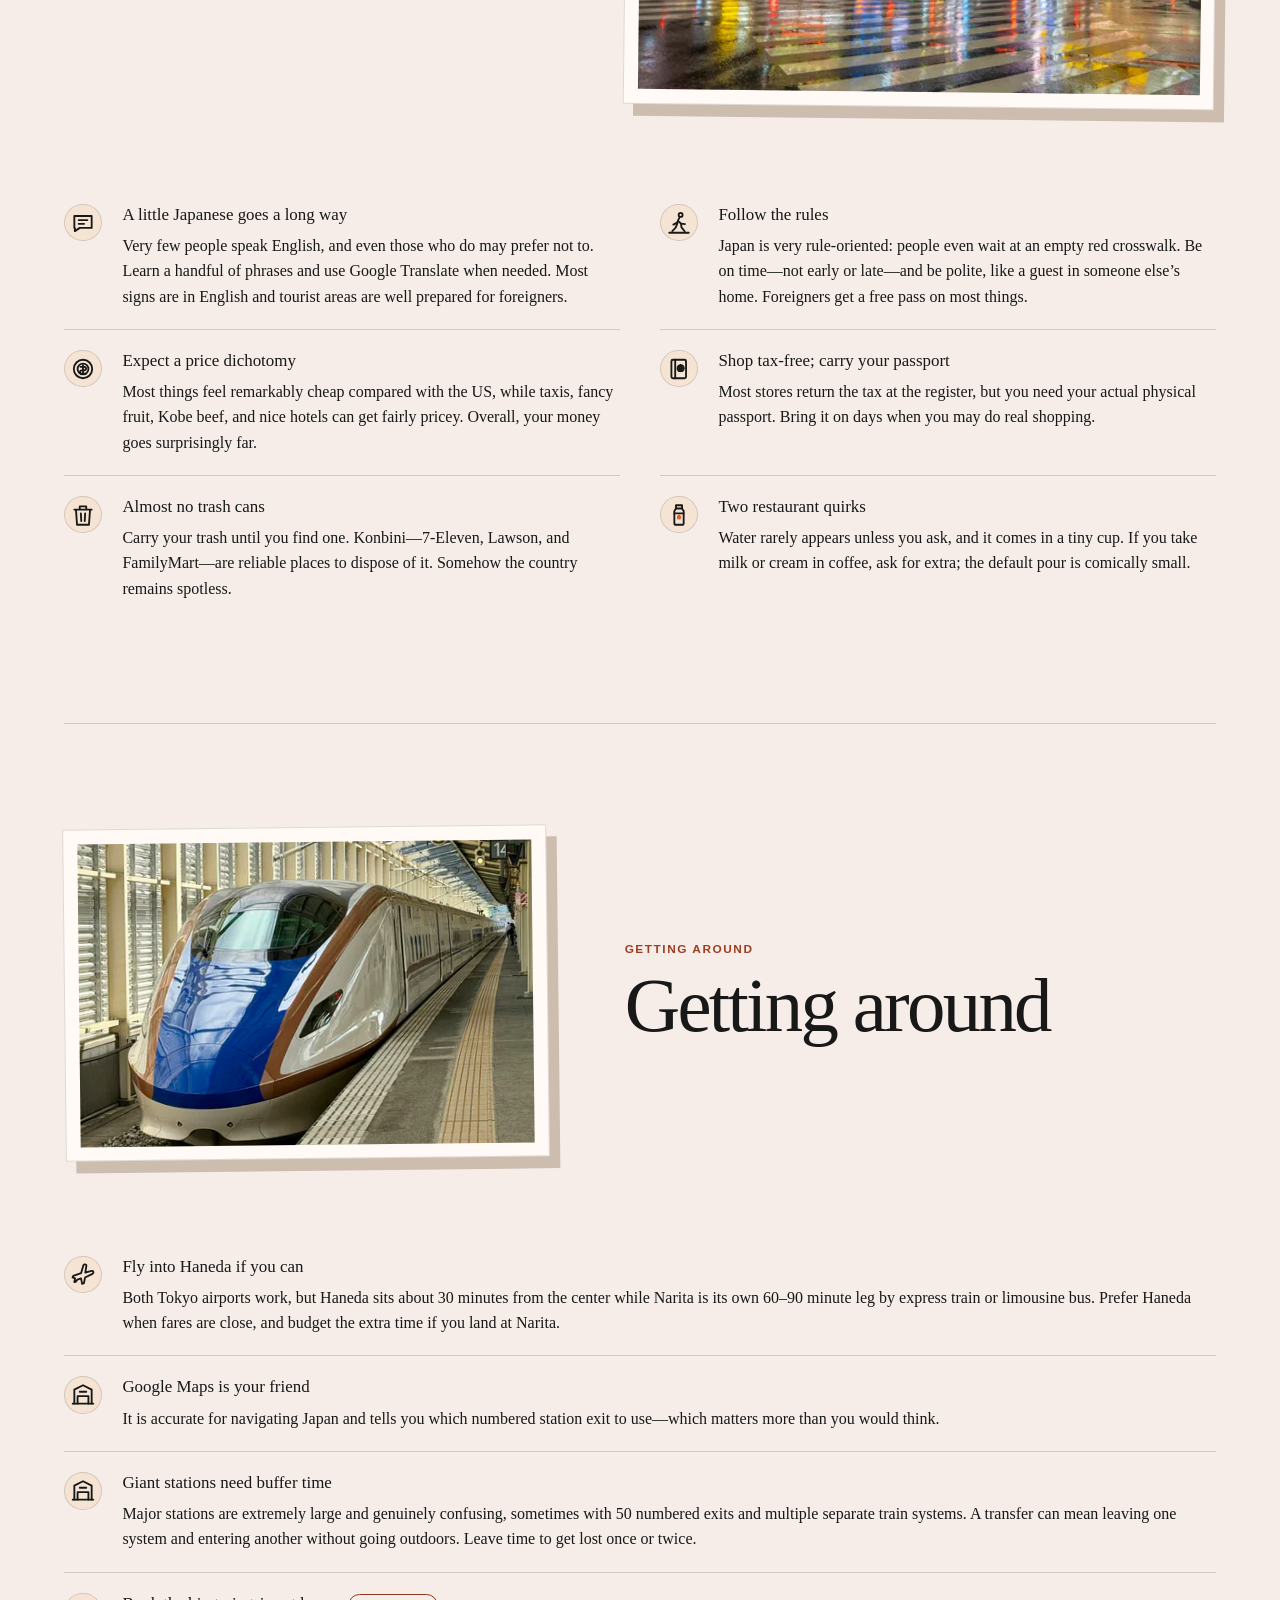
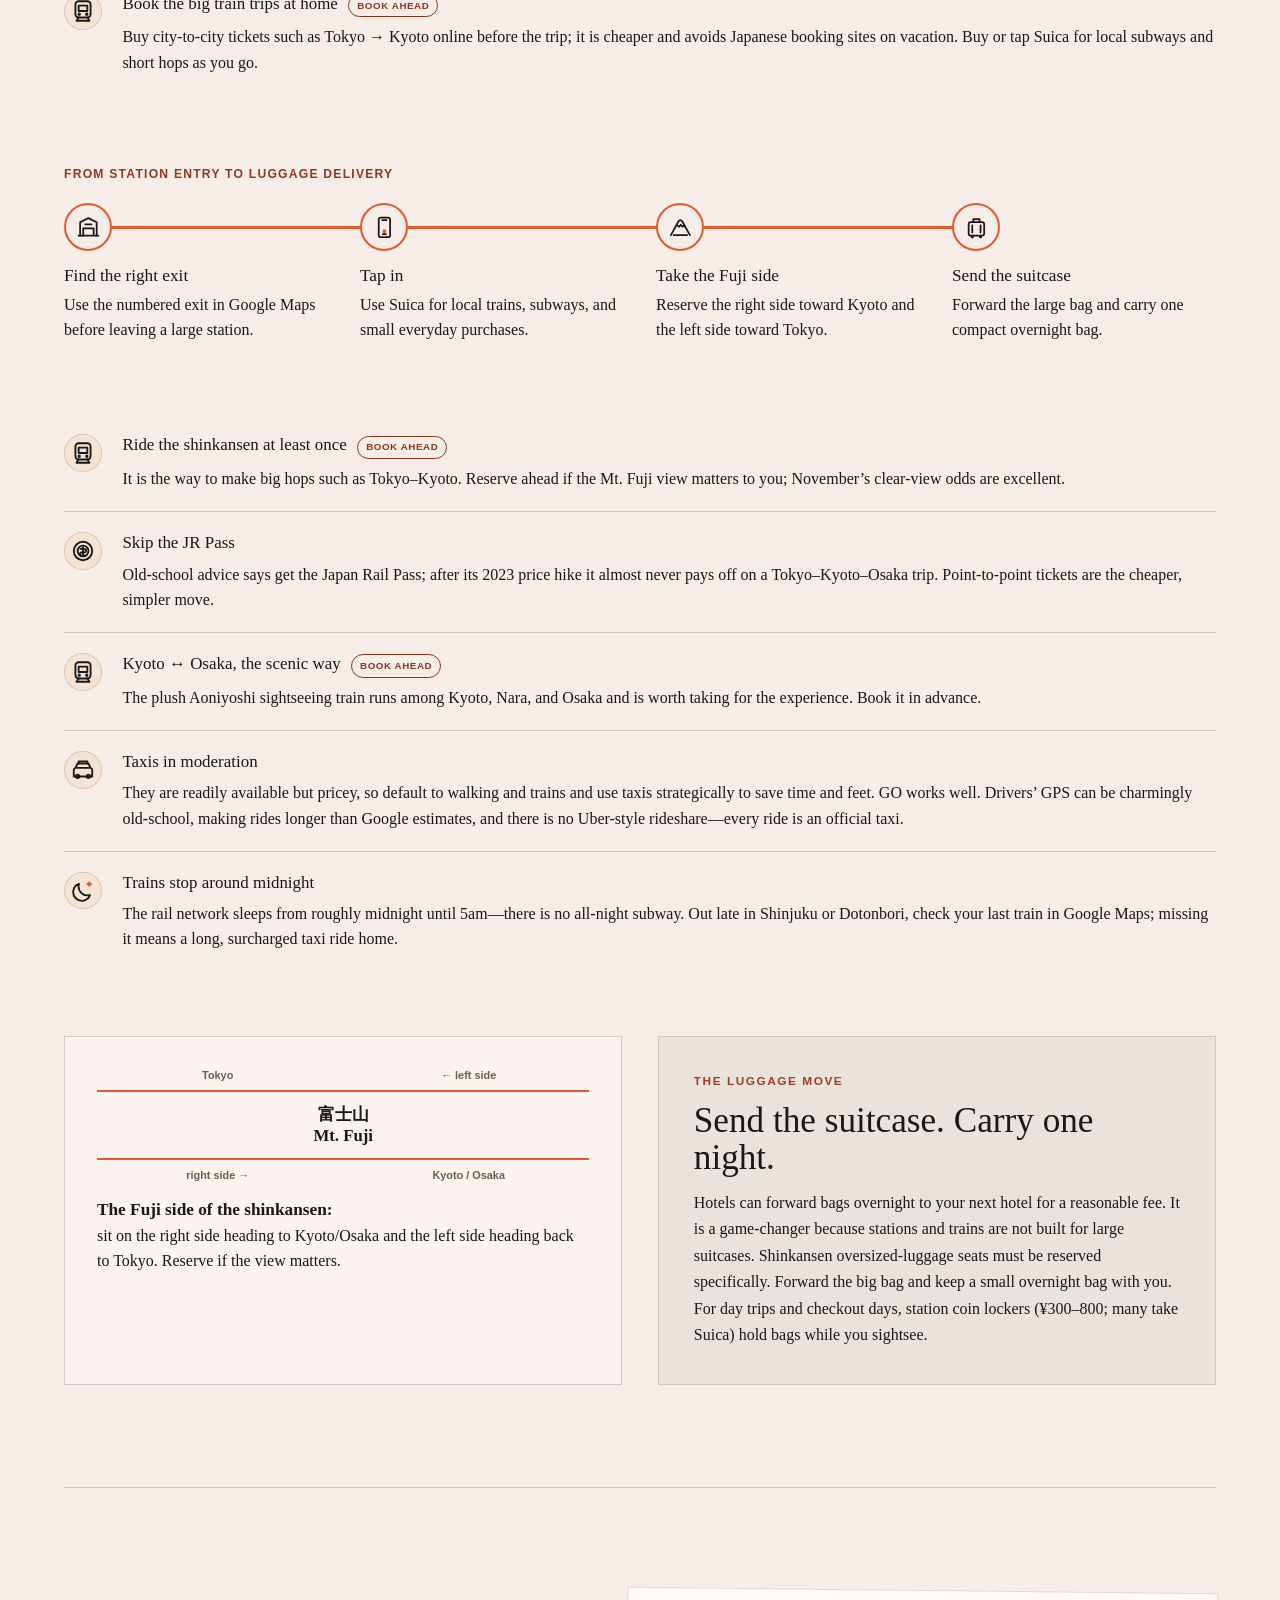
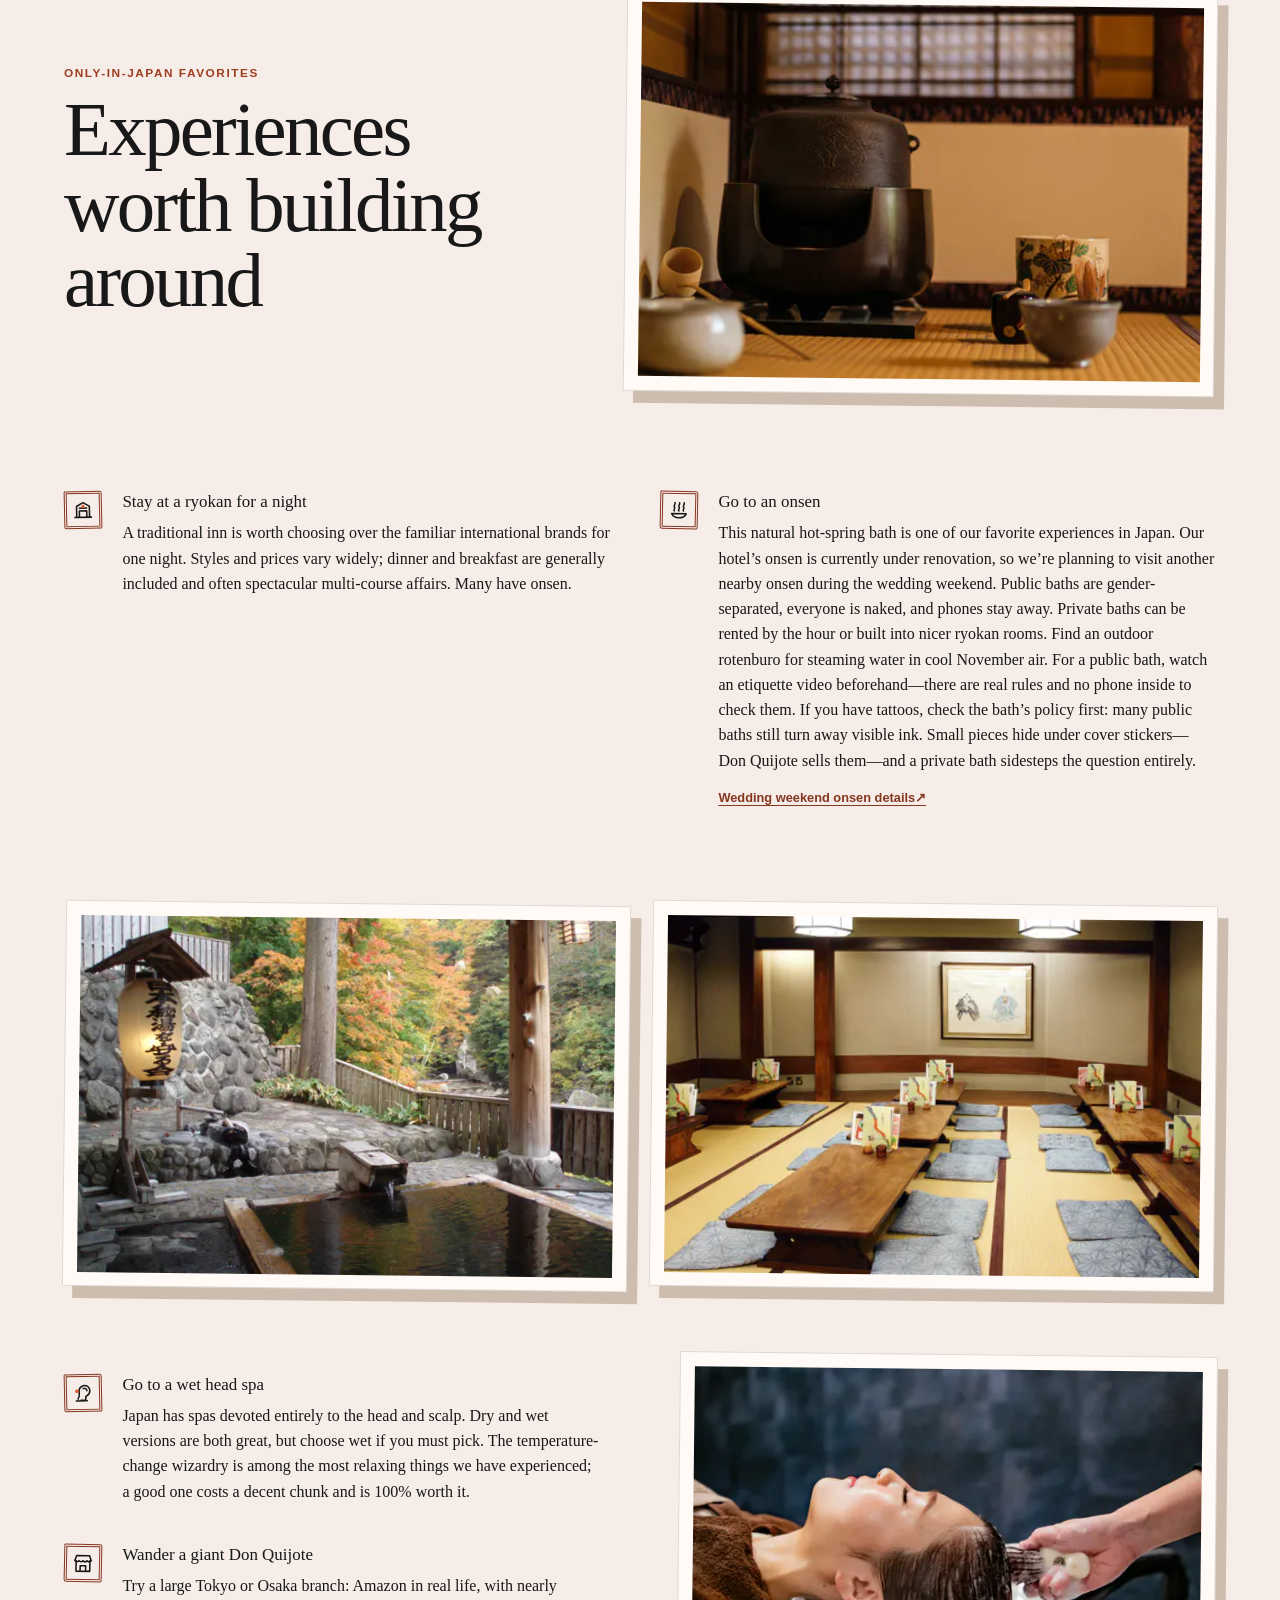
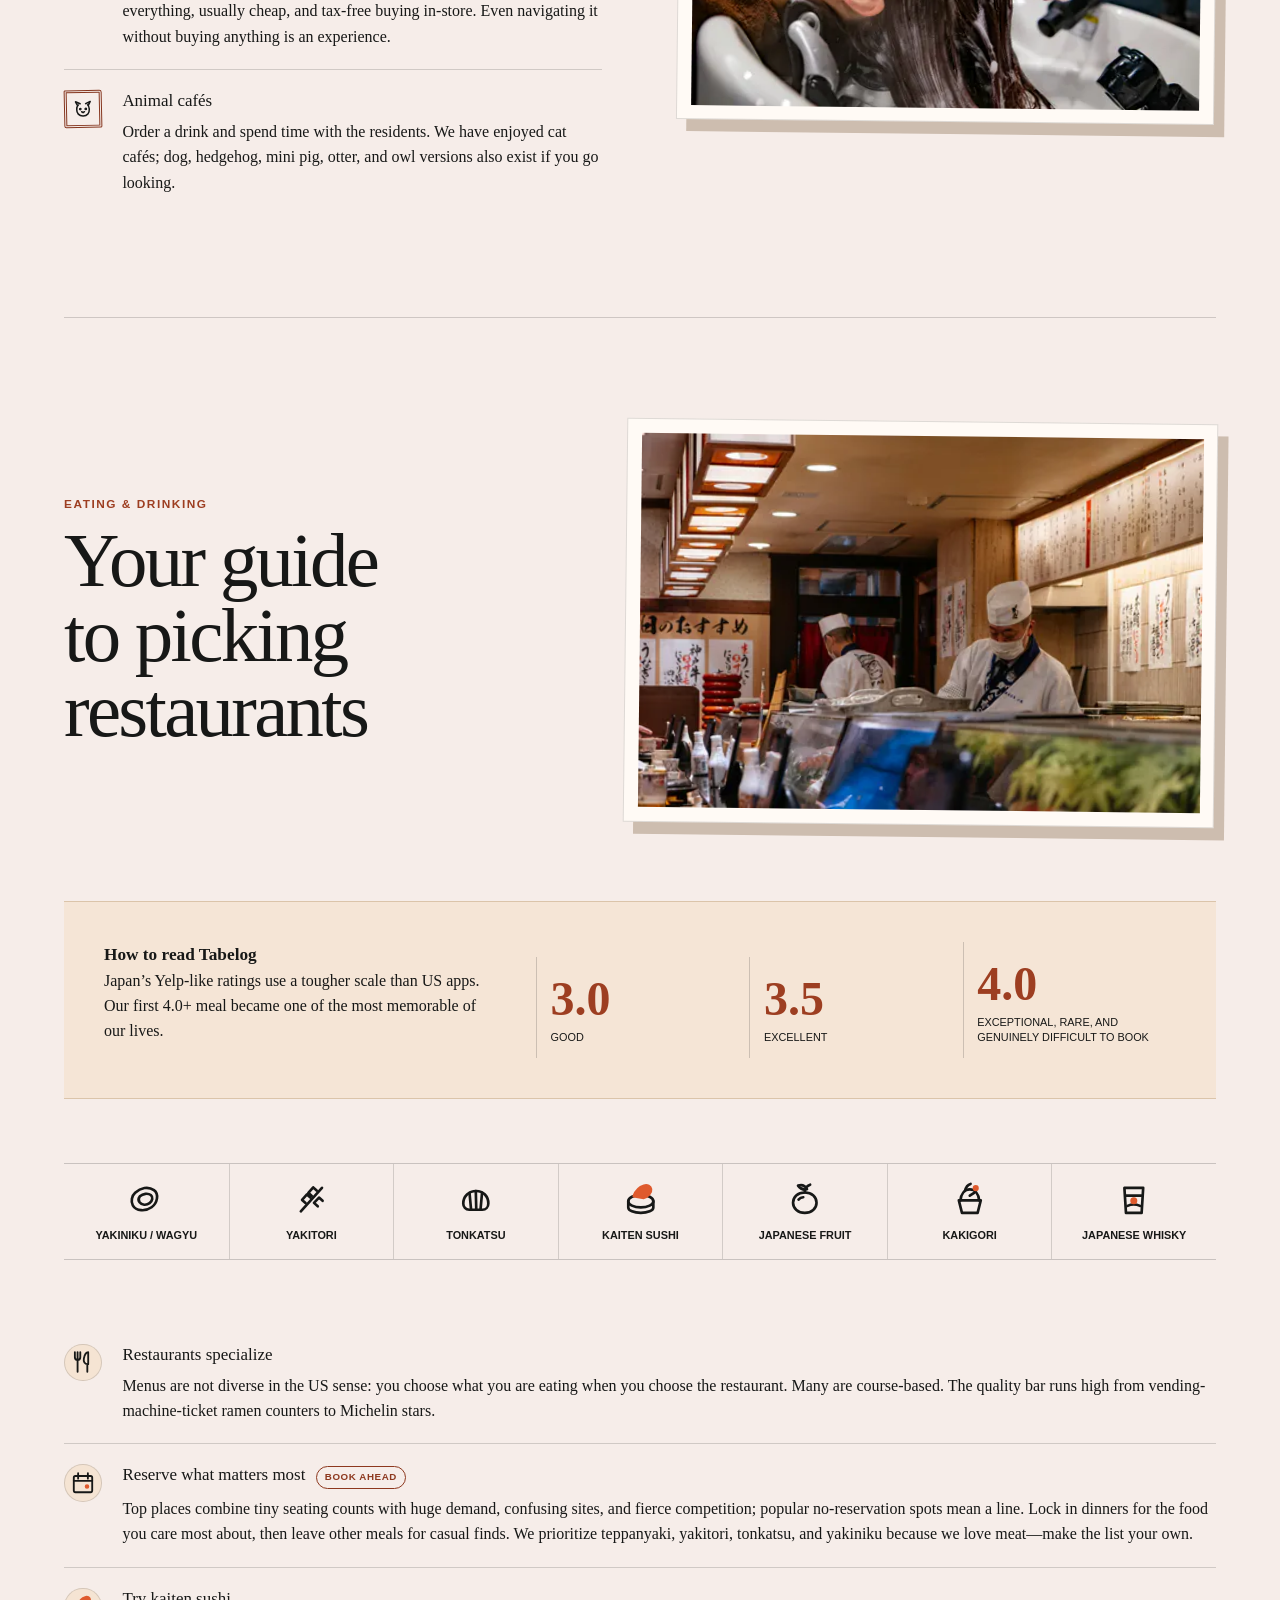
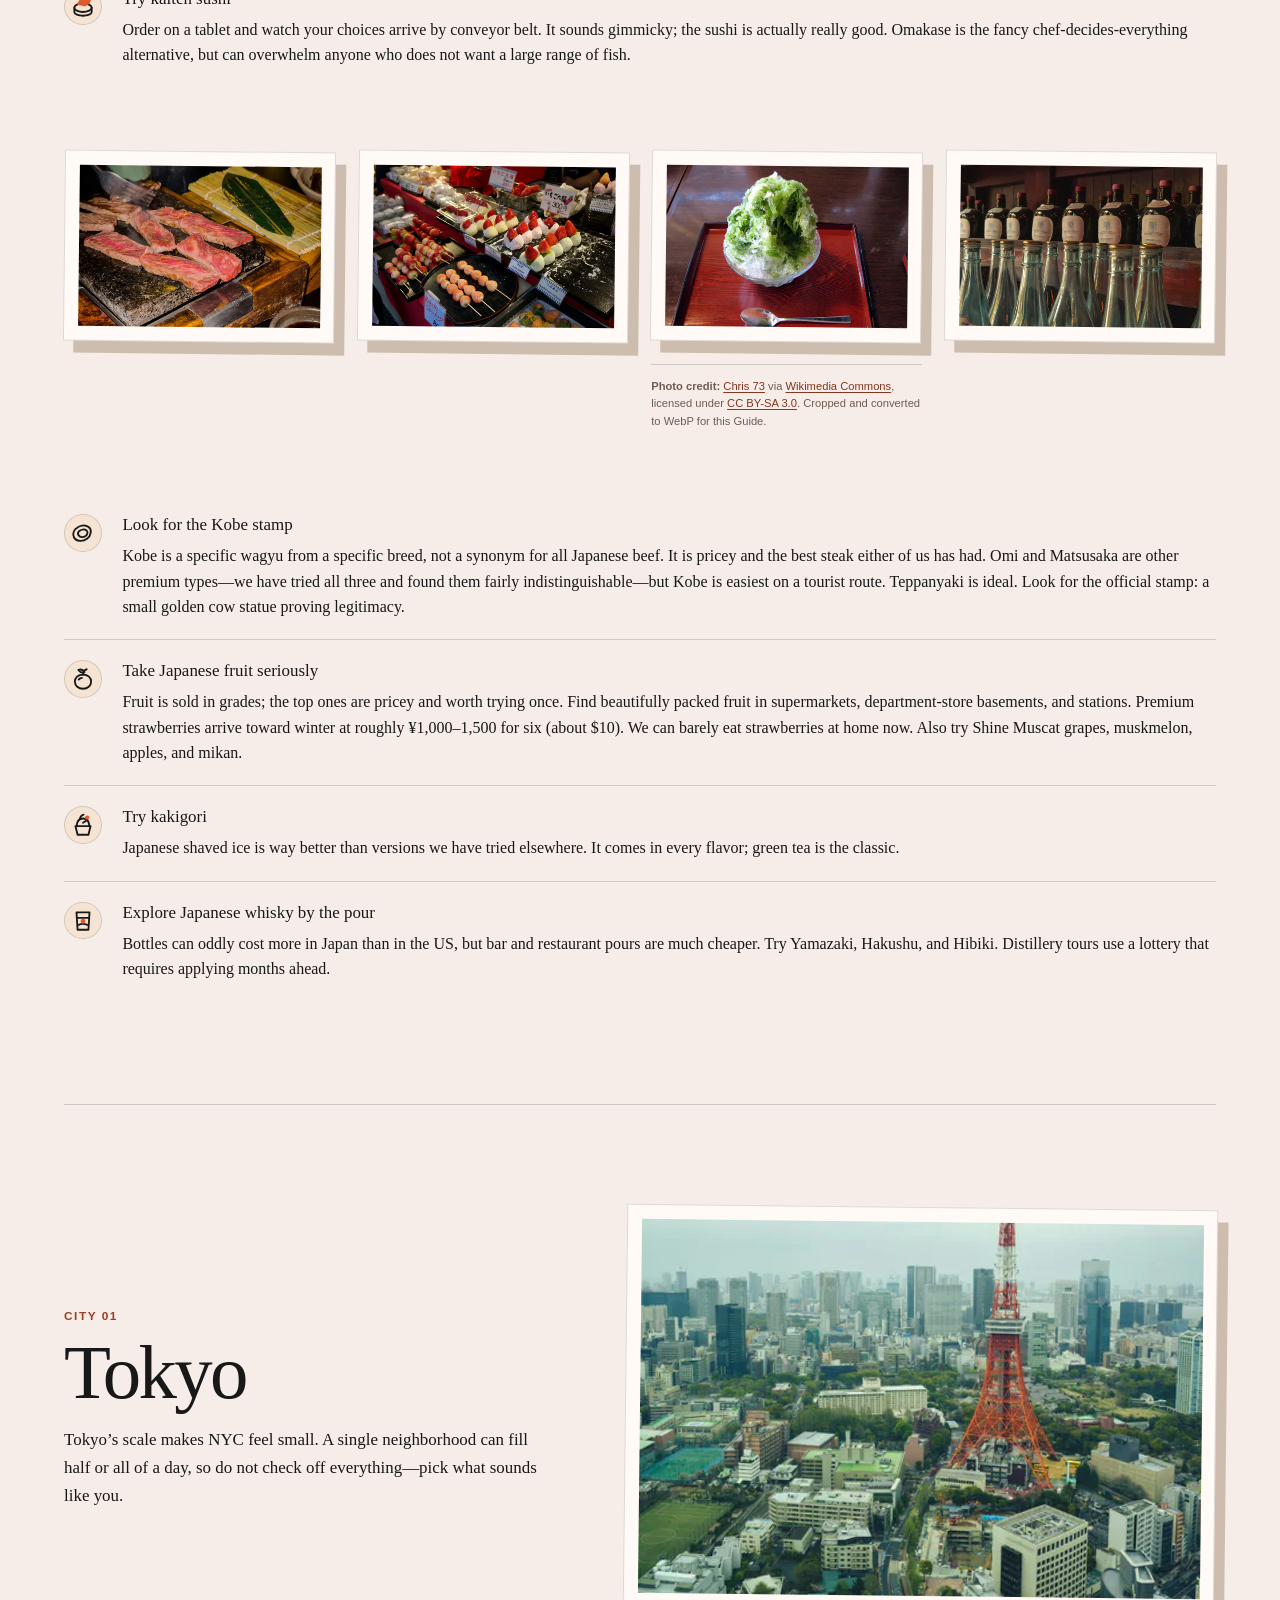
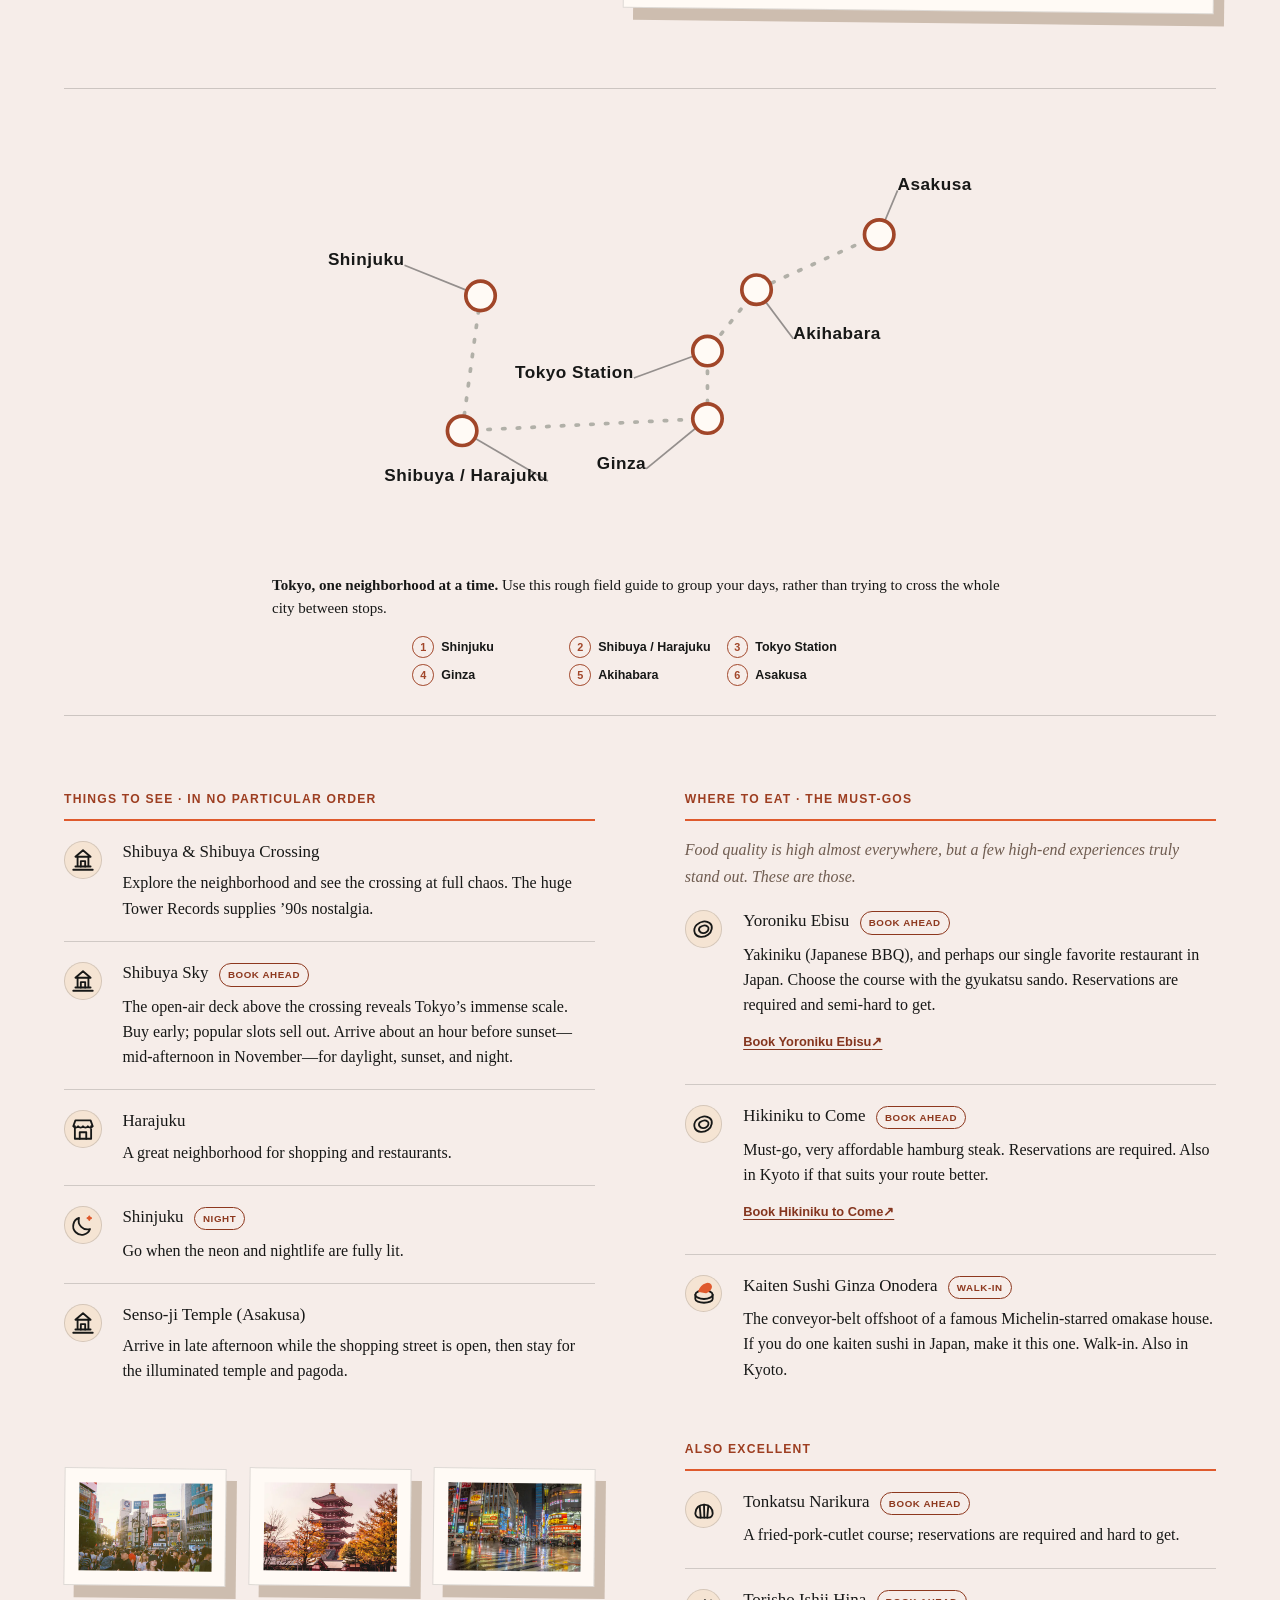
<file: guide.html>
<!DOCTYPE html><html lang="en"><head><meta charSet="utf-8"/><meta name="viewport" content="width=device-width, initial-scale=1"/><link rel="preload" as="image" imageSrcSet="/assets/aya-justin-wordmark-400.webp 400w, /assets/aya-justin-wordmark-800.webp 800w" imageSizes="(min-width: 48.001rem) 12rem, 10rem"/><link rel="preload" as="image" imageSrcSet="/assets/guide-fuji-480.webp?v=realistic-momiji 480w, /assets/guide-fuji-960.webp?v=realistic-momiji 960w, /assets/guide-fuji.webp?v=realistic-momiji 1600w" imageSizes="(max-width: 42rem) calc(100vw - 2rem), (max-width: 74rem) 45vw, 32rem" fetchPriority="high"/><link rel="preload" as="image" href="/assets/japan-map.svg"/><link rel="stylesheet" href="/assets/index-B3rKi8Eg.css" data-rsc-css-href="/assets/index-B3rKi8Eg.css" data-precedence="vite-rsc/importer-resources"/><link rel="modulepreload" href="/assets/layout-segment-context-Czh2c0Ok.js" crossorigin=""/><link rel="modulepreload" href="/assets/rolldown-runtime-S-ySWqyJ.js" crossorigin=""/><link rel="modulepreload" href="/assets/index-DdwU4Vy0.js" crossorigin=""/><link rel="modulepreload" href="/assets/framework-CXnKph_e.js" crossorigin=""/><link rel="modulepreload" href="/assets/language-provider-RX_KWoCj.js" crossorigin=""/><link rel="modulepreload" href="/assets/language-switcher-CTMko5D6.js" crossorigin=""/><link rel="modulepreload" href="/assets/guide-content-BxXMA_z0.js" crossorigin=""/><link rel="modulepreload" href="/assets/content-page-BRRPvGNJ.js" crossorigin=""/><link rel="modulepreload" href="/assets/site-footer-CfbejqvP.js" crossorigin=""/><link rel="modulepreload" href="/assets/site-header-Tp96U2gu.js" crossorigin=""/><title>Guide to Japan | Aya と Justin</title><meta name="description" content="Justin and Aya’s opinionated guide to planning a November trip to Japan: choose what pulls you in, do a little digging, and ignore the rest."/><meta property="og:title" content="Guide to Japan | Aya と Justin"/><meta property="og:description" content="Justin and Aya’s opinionated guide to planning a November trip to Japan: choose what pulls you in, do a little digging, and ignore the rest."/><meta property="og:url" content="https://ayatojb.jp/guide"/><meta property="og:site_name" content="Aya と Justin"/><meta property="og:type" content="website"/><meta property="og:locale" content="en_US"/><meta property="og:image" content="https://ayatojb.jp/assets/wedding-share-de2f9341.jpg"/><meta property="og:image:width" content="1200"/><meta property="og:image:height" content="630"/><meta property="og:image:type" content="image/jpeg"/><meta property="og:image:alt" content="Hand-drawn wedding artwork of Aya and Justin beneath Mt Fuji with autumn foliage."/><meta name="twitter:card" content="summary_large_image"/><meta name="twitter:title" content="Guide to Japan | Aya と Justin"/><meta name="twitter:description" content="Justin and Aya’s opinionated guide to planning a November trip to Japan: choose what pulls you in, do a little digging, and ignore the rest."/><meta name="twitter:image" content="https://ayatojb.jp/assets/wedding-share-de2f9341.jpg"/><meta name="twitter:image:alt" content="Hand-drawn wedding artwork of Aya and Justin beneath Mt Fuji with autumn foliage."/><link rel="icon" href="https://ayatojb.jp/favicon.ico" sizes="16x16 32x32 48x48" type="image/vnd.microsoft.icon"/><link rel="icon" href="https://ayatojb.jp/icon-192.png" sizes="192x192" type="image/png"/><link rel="apple-touch-icon" href="https://ayatojb.jp/apple-touch-icon.png" sizes="180x180" type="image/png"/><link rel="canonical" href="https://ayatojb.jp/guide"/><meta name="theme-color" content="#f6ede9"/><meta name="color-scheme" content="light"/><script>self.__VINEXT_RSC_PARAMS__={}</script><script>self.__VINEXT_RSC_NAV__={"pathname":"/guide","searchParams":[]}</script><link rel="modulepreload" href="/assets/index-DdwU4Vy0.js" />
</head><body><div class="content-page"><header class="site-header"><a class="skip-link" href="#main-content">Skip to content</a><div class="site-header__inner"><a href="/" class="site-wordmark" aria-label="Aya and Justin home"><img src="/assets/aya-justin-wordmark-400.webp" srcSet="/assets/aya-justin-wordmark-400.webp 400w, /assets/aya-justin-wordmark-800.webp 800w" sizes="(min-width: 48.001rem) 12rem, 10rem" width="400" height="78" alt=""/></a><nav class="site-nav site-nav--desktop" aria-label="Main navigation"><ul><li><a href="/">Home</a></li><li><a href="/schedule">Schedule</a></li><li><a href="/guide" aria-current="page">Guide to Japan</a></li><li><a href="/faq">FAQ</a></li><li><a href="/registry">Registry</a></li><li><a href="/rsvp">RSVP</a></li></ul></nav><button class="site-menu-toggle" type="button" aria-expanded="false" aria-controls="mobile-site-navigation" aria-label="Open navigation"><span aria-hidden="true"></span><span aria-hidden="true"></span><span aria-hidden="true"></span></button></div><div class="site-mobile-panel" id="mobile-site-navigation" hidden=""><nav class="site-mobile-nav" aria-label="Mobile navigation"><ul><li><a href="/">Home</a></li><li><a href="/schedule">Schedule</a></li><li><a href="/guide" aria-current="page">Guide to Japan</a></li><li><a href="/faq">FAQ</a></li><li><a href="/registry">Registry</a></li><li><a href="/rsvp">RSVP</a></li></ul></nav></div></header><main id="main-content" tabindex="-1" class="content-page__main"><nav class="guide-index" aria-label="Guide sections"><ol><li><a href="#november" aria-current="location"><span aria-hidden="true">01</span>November</a></li><li><a href="#recommendation"><span aria-hidden="true">02</span>Recommendation</a></li><li><a href="#plan"><span aria-hidden="true">03</span>Plan</a></li><li><a href="#know"><span aria-hidden="true">04</span>Know</a></li><li><a href="#transport"><span aria-hidden="true">05</span>Transport</a></li><li><a href="#experiences"><span aria-hidden="true">06</span>Experiences</a></li><li><a href="#eat"><span aria-hidden="true">07</span>Eat</a></li><li><a href="#tokyo"><span aria-hidden="true">08</span>Tokyo</a></li><li><a href="#kyoto"><span aria-hidden="true">09</span>Kyoto</a></li><li><a href="#osaka"><span aria-hidden="true">10</span>Osaka</a></li><li><a href="#more-japan"><span aria-hidden="true">11</span>More Japan</a></li></ol></nav><article class="guide-page"><section class="guide-hero guide-section" id="november" aria-labelledby="guide-title"><div class="guide-hero__copy"><p class="guide-eyebrow"><span lang="ja">旅の案内</span> <!-- -->· Guide to Japan</p><h1 id="guide-title">Japan in November</h1><p class="guide-lede">For those of you who are traveling from afar to be with us, we hope you will be able to reserve some time to explore what Japan has to offer. We put this guide together just for that reason.</p><p class="guide-lede">Japan has so much to see and do that it is impossible to do everything in one visit. Find what pulls you in, do a little digging, and build the trip that fits your timeline. These are our honest, opinionated notes—take what is useful and ignore the rest.</p></div><figure class="guide-photo guide-photo--hero"><img src="/assets/guide-fuji.webp?v=realistic-momiji" srcSet="/assets/guide-fuji-480.webp?v=realistic-momiji 480w, /assets/guide-fuji-960.webp?v=realistic-momiji 960w, /assets/guide-fuji.webp?v=realistic-momiji 1600w" sizes="(max-width: 42rem) calc(100vw - 2rem), (max-width: 74rem) 45vw, 32rem" width="1600" height="1000" alt="Snow-capped Mount Fuji framed by vivid red and orange maple leaves across Lake Kawaguchiko." loading="eager" fetchPriority="high" decoding="async"/></figure><dl class="seasonal-strip" aria-label="Japan in November at a glance"><div><dt><span class="seasonal-strip__icon" aria-hidden="true"><svg class="guide-icon" data-guide-icon="weather" viewBox="0 0 24 24" aria-hidden="true" focusable="false" fill="none" stroke="currentColor" stroke-width="1.7" stroke-linecap="round" stroke-linejoin="round"><path d="M5.5 16.5h11.7a3.3 3.3 0 0 0 .3-6.6 5.6 5.6 0 0 0-10.7 1.7 2.5 2.5 0 0 0-1.3 4.9Z"></path><path d="M8 19.2h7.5"></path></svg></span>Weather</dt><dd>Crisp 50s–low 60s; 40s mornings and evenings</dd></div><div><dt><span class="seasonal-strip__icon" aria-hidden="true"><svg class="guide-icon" data-guide-icon="sunset" viewBox="0 0 24 24" aria-hidden="true" focusable="false" fill="none" stroke="currentColor" stroke-width="1.7" stroke-linecap="round" stroke-linejoin="round"><path d="M4 17.5h16"></path><path d="M7.2 17.5a4.8 4.8 0 0 1 9.6 0"></path><line x1="12" y1="4" x2="12" y2="7"></line><line x1="5.8" y1="7.8" x2="8" y2="10"></line><line x1="18.2" y1="7.8" x2="16" y2="10"></line><path d="M6 21h12"></path></svg></span>Sunset</dt><dd>Around 4:30–4:45pm</dd></div><div><dt><span class="seasonal-strip__icon" aria-hidden="true"><svg class="guide-icon" data-guide-icon="maple" viewBox="0 0 24 24" aria-hidden="true" focusable="false" fill="none" stroke="currentColor" stroke-width="1.7" stroke-linecap="round" stroke-linejoin="round"><path d="M12 21v-7"></path><path d="m12 16-3.2-2.5-2.6.8.7-3-2.6-2.1 3.1-1-.2-3.4L10.5 7 12 3l1.5 4 3.3-2.2-.2 3.4 3.1 1-2.6 2.1.7 3-2.6-.8L12 16Z"></path></svg></span>Koyo</dt><dd>Peak fall-color season</dd></div><div><dt><span class="seasonal-strip__icon" aria-hidden="true"><svg class="guide-icon" data-guide-icon="fuji" viewBox="0 0 24 24" aria-hidden="true" focusable="false" fill="none" stroke="currentColor" stroke-width="1.7" stroke-linecap="round" stroke-linejoin="round"><path d="M2.8 19.5 10.2 6a2 2 0 0 1 3.5 0l7.5 13.5"></path><path d="m8.2 9.7 2.7 1.7 1.4-2 1.7 2 2-1.3"></path><path d="M5.5 19.5h13"></path></svg></span>Mt. Fuji</dt><dd>Some of the clearest views of the year</dd></div></dl><div class="guide-november-copy guide-reading-width"><h2>Why November works</h2><p>November is among the driest, clearest, most comfortable months. Expect blue-sky days in the 50s and low 60s °F, mornings and evenings in the 40s, and layers plus a light jacket rather than a heavy coat.</p><p>You are arriving in peak <i>koyo</i>. The fall colors are more vivid than anything we have seen in the US, while cold, dry air brings some of the clearest Mt. Fuji views of the year.</p></div><figure class="daylight-figure"><div class="daylight-arc" aria-hidden="true"><span>Morning</span><span>4:30–4:45pm</span><span>Night</span></div><figcaption><strong>Follow the November light.</strong> <!-- -->Plan outdoor sightseeing for mornings and early afternoons. After the 4:30–4:45pm sunset, switch to dinner, neon-lit neighborhoods, and winter illuminations, which begin appearing across the country in mid-November.</figcaption></figure><div class="foliage-table-wrap"><table class="foliage-table"><caption>Typical fall-color timing on the likely route</caption><thead><tr><th scope="col">Where</th><th scope="col">Note</th><th scope="col">Usual peak</th></tr></thead><tbody><tr><th scope="row">Tokyo</th><td>City parks &amp; gardens</td><td>Mid–late November into early December</td></tr><tr><th scope="row">Kyoto</th><td>The famous temples peak in late November</td><td>Mid-November–early December</td></tr><tr><th scope="row">Hakone</th><td>Mountain foliage</td><td>Late October–mid-November</td></tr><tr><th scope="row">Mt. Fuji / Lake Kawaguchiko</th><td>Our wedding location</td><td>Early–mid November</td></tr></tbody></table></div><aside class="seasonal-food-note"><p class="guide-kicker">Eat the season</p><p>Look for persimmons, mikan, roasted sweet potatoes (<i>yaki-imo</i>), chestnuts, new-harvest rice, and the start of crab and oyster season. Grab late Shine Muscat grapes if you see them; toward month’s end, watch for winter’s first premium strawberries. More on food below!</p></aside></section><section class="guide-section" id="recommendation" aria-labelledby="recommendation-title"><header class="guide-section__header"><p class="guide-kicker">If you ask us</p><h2 id="recommendation-title">Our recommendation</h2><p>Every trip will look a little different, but the shape is simple: anchor on Tokyo and the wedding, then give whatever time remains to Kyoto and Osaka.</p></header><div class="itinerary-plans"><figure class="itinerary-plan itinerary-plan--half" data-itinerary-plan="one-week"><figcaption><strong>With one week</strong>Land in Tokyo, take it in slowly, and let the wedding weekend cap the trip. You can also do this in reverse if you’re arriving right before the wedding!</figcaption><div class="itinerary-bar" role="img" aria-label="One-week plan: three to four full days in Tokyo, then three days at the wedding in Yamanashi."><span class="itinerary-bar__segment itinerary-bar__segment--tokyo" style="flex-grow:4"><b>Tokyo</b><span>3–4 full days</span></span><span class="itinerary-bar__segment itinerary-bar__segment--wedding" style="flex-grow:3"><b>The wedding</b><span>3 days · Yamanashi</span></span></div></figure><figure class="itinerary-plan" data-itinerary-plan="two-weeks"><figcaption><strong>With two weeks</strong>Keep the same start, then head west and spend the remainder in Kyoto and Osaka, fitting in <a href="#more-japan">day trips</a> <!-- -->as they call to you. This order works the best geographically but again, you can reorder depending on your arrival date.</figcaption><div class="itinerary-bar" role="img" aria-label="Two-week plan: three to four full days in Tokyo, three days at the wedding in Yamanashi, then the remainder in Kyoto and Osaka with day trips as you like."><span class="itinerary-bar__segment itinerary-bar__segment--tokyo" style="flex-grow:4"><b>Tokyo</b><span>3–4 full days</span></span><span class="itinerary-bar__segment itinerary-bar__segment--wedding" style="flex-grow:3"><b>The wedding</b><span>3 days · Yamanashi</span></span><span class="itinerary-bar__segment itinerary-bar__segment--kansai" style="flex-grow:7"><b>Kyoto &amp; Osaka</b><span>The remainder · day trips as you like</span></span></div></figure></div><aside class="osaka-math" aria-labelledby="osaka-math-title"><p class="guide-kicker">The Osaka math</p><h3 id="osaka-math-title">Osaka is a day trip, not a base</h3><p>Osaka is an easy day trip from Kyoto, and that is how we would plan it. If the neon and the food pull you in for longer, sleep there one or two nights at most and give Kyoto the rest.</p></aside></section><section class="guide-section" id="plan" aria-labelledby="plan-title"><header class="guide-section__header"><p class="guide-kicker">Before you go</p><h2 id="plan-title">A little planning pays off</h2><p>Japan rewards advance planning more than almost anywhere we have traveled—mostly because the good stuff books up.</p></header><div class="planning-disclosures"><details open=""><summary><span>01</span>Two to three months out</summary><ul class="tagged-list"><li class="tagged-list__item--illustrated"><span class="tagged-list__icon" aria-hidden="true"><svg class="guide-icon" data-guide-icon="passport" viewBox="0 0 24 24" aria-hidden="true" focusable="false" fill="none" stroke="currentColor" stroke-width="1.7" stroke-linecap="round" stroke-linejoin="round"><rect x="5" y="3.5" width="13.5" height="17" rx="1.4"></rect><path d="M8.5 3.5v17"></path><circle cx="13.5" cy="11.2" r="2.8"></circle><path d="M10.8 11.2h5.4M13.5 8.4c1.3 1.5 1.3 4.1 0 5.6M13.5 8.4c-1.3 1.5-1.3 4.1 0 5.6"></path></svg></span><div class="tagged-list__body"><div class="tagged-list__heading"><h3>Passport, flights, hotels</h3></div><p>Check that your passport and visas are valid through the trip; book flights and hotels, including at least one night at a ryokan.</p></div></li><li class="tagged-list__item--illustrated"><span class="tagged-list__icon" aria-hidden="true"><svg class="guide-icon" data-guide-icon="suitcase" viewBox="0 0 24 24" aria-hidden="true" focusable="false" fill="none" stroke="currentColor" stroke-width="1.7" stroke-linecap="round" stroke-linejoin="round"><rect x="4.5" y="7" width="15" height="13" rx="2"></rect><path d="M9 7V4h6v3M8 10v7M16 10v7"></path><circle cx="8" cy="21" r=".7"></circle><circle cx="16" cy="21" r=".7"></circle></svg></span><div class="tagged-list__body"><div class="tagged-list__heading"><h3>Check your medications</h3></div><p>Japan bans some common US medicines: pseudoephedrine decongestants (regular Sudafed) and ADHD stimulants like Adderall, prescription or not. Vyvanse and more than a month&#x27;s supply of many prescriptions need an import certificate that takes weeks, so check yours early.</p><a class="guide-text-link" href="https://www.mhlw.go.jp/english/policy/health-medical/pharmaceuticals/01.html">Check Japan&#x27;s medicine rules<!-- --> <span aria-hidden="true">↗</span></a></div></li><li class="tagged-list__item--illustrated"><span class="tagged-list__icon" aria-hidden="true"><svg class="guide-icon" data-guide-icon="restaurant" viewBox="0 0 24 24" aria-hidden="true" focusable="false" fill="none" stroke="currentColor" stroke-width="1.7" stroke-linecap="round" stroke-linejoin="round"><path d="M7 3v7M4.5 3v4.5A2.5 2.5 0 0 0 7 10v11M9.5 3v4.5A2.5 2.5 0 0 1 7 10"></path><path d="M16 21v-7M16 14c-2.3 0-3.8-2.2-3.2-5.2C13.4 5.6 15 3 16.8 3v11Z"></path></svg></span><div class="tagged-list__body"><div class="tagged-list__heading"><h3>Dinner reservations</h3><span class="guide-tag">Book ahead</span></div><p>Start with the restaurants you care about. Windows typically open 30–60 days ahead; find each opening date and set a reminder.</p></div></li><li class="tagged-list__item--illustrated"><span class="tagged-list__icon" aria-hidden="true"><svg class="guide-icon" data-guide-icon="calendar" viewBox="0 0 24 24" aria-hidden="true" focusable="false" fill="none" stroke="currentColor" stroke-width="1.7" stroke-linecap="round" stroke-linejoin="round"><rect x="3.5" y="5.5" width="17" height="15" rx="1.5"></rect><path d="M7.5 3v5M16.5 3v5M3.5 10h17"></path><circle class="guide-icon__accent" cx="15.7" cy="15.3" r="1.25"></circle></svg></span><div class="tagged-list__body"><div class="tagged-list__heading"><h3>Timed attractions</h3><span class="guide-tag">Book ahead</span></div><p>Book teamLab, Shibuya Sky, the Sagano Romantic Train, Rurikoin, and Universal Studios as their windows open.</p></div></li></ul></details><details open=""><summary><span>02</span>One month out</summary><ul class="tagged-list"><li class="tagged-list__item--illustrated"><span class="tagged-list__icon" aria-hidden="true"><svg class="guide-icon" data-guide-icon="train" viewBox="0 0 24 24" aria-hidden="true" focusable="false" fill="none" stroke="currentColor" stroke-width="1.7" stroke-linecap="round" stroke-linejoin="round"><rect x="5" y="3" width="14" height="15" rx="3"></rect><path d="M8 18l-2 3M16 18l2 3M7 21h10M8 7h8v5H8z"></path><circle cx="8.5" cy="15" r=".7"></circle><circle cx="15.5" cy="15" r=".7"></circle></svg></span><div class="tagged-list__body"><div class="tagged-list__heading"><h3>Shinkansen seats</h3><span class="guide-tag">Book ahead</span></div><p>Reservations generally open one month ahead and advance tickets are cheaper. Choose the Mt. Fuji side and reserve oversized-luggage seats if needed; wrestle with the Japanese booking site from your couch, not a station.</p></div></li><li class="tagged-list__item--illustrated"><span class="tagged-list__icon" aria-hidden="true"><svg class="guide-icon" data-guide-icon="phone" viewBox="0 0 24 24" aria-hidden="true" focusable="false" fill="none" stroke="currentColor" stroke-width="1.7" stroke-linecap="round" stroke-linejoin="round"><rect x="6.5" y="2.5" width="11" height="19" rx="2"></rect><path d="M10 5h4M10.5 18.5h3"></path><path class="guide-icon__accent" d="M11.2 14.9h1.6v1.6h-1.6z"></path></svg></span><div class="tagged-list__body"><div class="tagged-list__heading"><h3>Visit Japan Web</h3></div><p>Enter immigration and customs information and get an arrival QR code; it saves real time at the airport.</p><a class="guide-text-link" href="https://services.digital.go.jp/en/visit-japan-web/">Set up Visit Japan Web<!-- --> <span aria-hidden="true">↗</span></a></div></li></ul></details><details open=""><summary><span>03</span>One to two weeks out</summary><ul class="tagged-list"><li class="tagged-list__item--illustrated"><span class="tagged-list__icon" aria-hidden="true"><svg class="guide-icon" data-guide-icon="phone" viewBox="0 0 24 24" aria-hidden="true" focusable="false" fill="none" stroke="currentColor" stroke-width="1.7" stroke-linecap="round" stroke-linejoin="round"><rect x="6.5" y="2.5" width="11" height="19" rx="2"></rect><path d="M10 5h4M10.5 18.5h3"></path><path class="guide-icon__accent" d="M11.2 14.9h1.6v1.6h-1.6z"></path></svg></span><div class="tagged-list__body"><div class="tagged-list__heading"><h3>Data</h3></div><p>Set up an eSIM (we use Airalo) unless your phone plan includes international data.</p></div></li><li class="tagged-list__item--illustrated"><span class="tagged-list__icon" aria-hidden="true"><svg class="guide-icon" data-guide-icon="phone" viewBox="0 0 24 24" aria-hidden="true" focusable="false" fill="none" stroke="currentColor" stroke-width="1.7" stroke-linecap="round" stroke-linejoin="round"><rect x="6.5" y="2.5" width="11" height="19" rx="2"></rect><path d="M10 5h4M10.5 18.5h3"></path><path class="guide-icon__accent" d="M11.2 14.9h1.6v1.6h-1.6z"></path></svg></span><div class="tagged-list__body"><div class="tagged-list__heading"><h3>Suica</h3></div><p>Use this tap-to-pay transit card for trains, convenience stores, Starbucks, groceries, and more. iPhone users can add Suica in Apple Wallet (Wallet → + → Transit Card → Suica); most US Android phones cannot run Mobile Suica, so pick up a physical Welcome Suica at the airport.</p></div></li><li class="tagged-list__item--illustrated"><span class="tagged-list__icon" aria-hidden="true"><svg class="guide-icon" data-guide-icon="phone" viewBox="0 0 24 24" aria-hidden="true" focusable="false" fill="none" stroke="currentColor" stroke-width="1.7" stroke-linecap="round" stroke-linejoin="round"><rect x="6.5" y="2.5" width="11" height="19" rx="2"></rect><path d="M10 5h4M10.5 18.5h3"></path><path class="guide-icon__accent" d="M11.2 14.9h1.6v1.6h-1.6z"></path></svg></span><div class="tagged-list__body"><div class="tagged-list__heading"><h3>Useful apps</h3></div><p>Download Google Maps, Google Translate with the Japanese offline pack, and the GO taxi app.</p></div></li><li class="tagged-list__item--illustrated"><span class="tagged-list__icon" aria-hidden="true"><svg class="guide-icon" data-guide-icon="coin" viewBox="0 0 24 24" aria-hidden="true" focusable="false" fill="none" stroke="currentColor" stroke-width="1.7" stroke-linecap="round" stroke-linejoin="round"><circle cx="12" cy="12" r="8.5"></circle><circle cx="12" cy="12" r="5"></circle><path d="M12 8.5v7M9.6 10h3.6a1.6 1.6 0 0 1 0 3.2h-2.4a1.6 1.6 0 0 0 0 3.2h3.6"></path></svg></span><div class="tagged-list__body"><div class="tagged-list__heading"><h3>Cards</h3></div><p>Bring a Visa or Mastercard with no foreign transaction fees. Plenty of card-taking places do not accept AMEX.</p></div></li></ul></details><details open=""><summary><span>04</span>What to pack</summary><ul class="tagged-list"><li class="tagged-list__item--illustrated"><span class="tagged-list__icon" aria-hidden="true"><svg class="guide-icon" data-guide-icon="shoe" viewBox="0 0 24 24" aria-hidden="true" focusable="false" fill="none" stroke="currentColor" stroke-width="1.7" stroke-linecap="round" stroke-linejoin="round"><path d="M4 15.7c2.9.3 5.6-.9 6.9-4.1l1.2-3 3.2 4.2c1.1 1.5 2.4 2.5 4.7 3.4.8.3 1.2 1.2.8 2-.3.6-.8.9-1.5.9H6.1c-2.1 0-3.2-1.5-2.1-3.4Z"></path><path d="M11.1 11.1l3.4 1.1M9.8 13.4l3.7 1.1"></path></svg></span><div class="tagged-list__body"><div class="tagged-list__heading"><h3>Walking shoes</h3></div><p>Your comfiest pair: 15,000–20,000 steps a day is completely normal.</p></div></li><li class="tagged-list__item--illustrated"><span class="tagged-list__icon" aria-hidden="true"><svg class="guide-icon" data-guide-icon="jacket" viewBox="0 0 24 24" aria-hidden="true" focusable="false" fill="none" stroke="currentColor" stroke-width="1.7" stroke-linecap="round" stroke-linejoin="round"><path d="m9 4-4.5 3.2 2 5.1L8 11v9.5h8V11l1.5 1.3 2-5.1L15 4"></path><path d="M9 4c.4 2 1.4 3 3 3s2.6-1 3-3M12 7v13.5M9.5 11h1"></path></svg></span><div class="tagged-list__body"><div class="tagged-list__heading"><h3>Layers</h3></div><p>Pack for crisp days and chilly mornings and evenings; a light jacket beats a heavy coat.</p></div></li><li class="tagged-list__item--illustrated"><span class="tagged-list__icon" aria-hidden="true"><svg class="guide-icon" data-guide-icon="coin" viewBox="0 0 24 24" aria-hidden="true" focusable="false" fill="none" stroke="currentColor" stroke-width="1.7" stroke-linecap="round" stroke-linejoin="round"><circle cx="12" cy="12" r="8.5"></circle><circle cx="12" cy="12" r="5"></circle><path d="M12 8.5v7M9.6 10h3.6a1.6 1.6 0 0 1 0 3.2h-2.4a1.6 1.6 0 0 0 0 3.2h3.6"></path></svg></span><div class="tagged-list__body"><div class="tagged-list__heading"><h3>Coin pouch</h3></div><p>Coins pile up and remain useful for vending machines, lockers, and all sorts of small purchases.</p></div></li><li class="tagged-list__item--illustrated"><span class="tagged-list__icon" aria-hidden="true"><svg class="guide-icon" data-guide-icon="bottle" viewBox="0 0 24 24" aria-hidden="true" focusable="false" fill="none" stroke="currentColor" stroke-width="1.7" stroke-linecap="round" stroke-linejoin="round"><path d="M9.2 3h5.6v3l1.5 2.3v11.2c0 .8-.7 1.5-1.5 1.5H9.2c-.8 0-1.5-.7-1.5-1.5V8.3L9.2 6Z"></path><path d="M9.2 6h5.6M7.7 10.5h8.6"></path><path class="guide-icon__accent" d="M10.8 14.2c0-1.1 1.2-2.1 1.2-2.1s1.2 1 1.2 2.1a1.2 1.2 0 0 1-2.4 0Z"></path></svg></span><div class="tagged-list__body"><div class="tagged-list__heading"><h3>Water bottle</h3></div><p>Restaurant water pours tend to be tiny, so a reusable bottle earns its luggage space.</p></div></li><li class="tagged-list__item--illustrated"><span class="tagged-list__icon" aria-hidden="true"><svg class="guide-icon" data-guide-icon="plug" viewBox="0 0 24 24" aria-hidden="true" focusable="false" fill="none" stroke="currentColor" stroke-width="1.7" stroke-linecap="round" stroke-linejoin="round"><path d="M8 3v5M16 3v5M6 8h12v2.8a6 6 0 0 1-6 6 6 6 0 0 1-6-6ZM12 16.8V21"></path></svg></span><div class="tagged-list__body"><div class="tagged-list__heading"><h3>Plug check</h3></div><p>US two-prong Type A plugs work with Japan’s 100V outlets; three-prong plugs need a cheap adapter.</p></div></li></ul></details></div><div class="guide-photo-strip guide-photo-strip--trio" data-guide-photo-strip="planning" role="group" aria-label="Travel preparation details"><figure class="guide-photo"><img src="/assets/guide-plan-passport.webp" srcSet="/assets/guide-plan-passport-480.webp 480w, /assets/guide-plan-passport-960.webp 960w, /assets/guide-plan-passport.webp 1200w" sizes="(max-width: 42rem) calc(100vw - 2rem), (max-width: 74rem) 30vw, 22rem" width="1200" height="800" alt="Passports and travel tickets arranged on a map beside a vintage camera." loading="lazy" fetchPriority="auto" decoding="async"/></figure><figure class="guide-photo"><img src="/assets/guide-plan-suica.webp" srcSet="/assets/guide-plan-suica-480.webp 480w, /assets/guide-plan-suica-960.webp 960w, /assets/guide-plan-suica.webp 1200w" sizes="(max-width: 42rem) calc(50vw - 1.5rem), (max-width: 74rem) 30vw, 22rem" width="1200" height="800" alt="JR East station gates with illuminated IC card readers and Japanese platform signs." loading="lazy" fetchPriority="auto" decoding="async"/></figure><figure class="guide-photo"><img src="/assets/guide-plan-luggage.webp" srcSet="/assets/guide-plan-luggage-480.webp 480w, /assets/guide-plan-luggage-960.webp 960w, /assets/guide-plan-luggage.webp 1200w" sizes="(max-width: 42rem) calc(50vw - 1.5rem), (max-width: 74rem) 30vw, 22rem" width="1200" height="800" alt="A compact overnight bag packed with folded layers and travel essentials." loading="lazy" fetchPriority="auto" decoding="async"/></figure></div><aside class="cash-note" aria-labelledby="cash-title"><p class="guide-kicker">Cash</p><h3 id="cash-title">Carry yen even when cards work</h3><p>Souvenir shops, snack stands, and street-food counters can still be cash-only. ¥10,000–20,000 per person per week is a good baseline; the exchange rate has been very favorable to the dollar for the last few years. If you run low, ATMs inside any 7-Eleven accept US cards.</p></aside></section><section class="guide-section" id="know" aria-labelledby="know-title"><div class="guide-visual-heading"><header class="guide-section__header"><p class="guide-kicker">The essentials</p><h2 id="know-title">Know before you go</h2></header><figure class="guide-photo"><img src="/assets/guide-know.webp" srcSet="/assets/guide-know-480.webp 480w, /assets/guide-know-960.webp 960w, /assets/guide-know.webp 1200w" sizes="(max-width: 42rem) calc(100vw - 2rem), (max-width: 74rem) 45vw, 34rem" width="1200" height="800" alt="Pedestrians crossing a neon-lit Tokyo street on a rainy evening." loading="lazy" fetchPriority="auto" decoding="async"/></figure></div><ul class="tagged-list tagged-list--columns"><li class="tagged-list__item--illustrated"><span class="tagged-list__icon" aria-hidden="true"><svg class="guide-icon" data-guide-icon="speech" viewBox="0 0 24 24" aria-hidden="true" focusable="false" fill="none" stroke="currentColor" stroke-width="1.7" stroke-linecap="round" stroke-linejoin="round"><path d="M4 5.5h16v11H9l-4.5 3v-3H4Z"></path><path d="M8 9.3h8M8 12.8h5"></path></svg></span><div class="tagged-list__body"><div class="tagged-list__heading"><h3>A little Japanese goes a long way</h3></div><p>Very few people speak English, and even those who do may prefer not to. Learn a handful of phrases and use Google Translate when needed. Most signs are in English and tourist areas are well prepared for foreigners.</p></div></li><li class="tagged-list__item--illustrated"><span class="tagged-list__icon" aria-hidden="true"><svg class="guide-icon" data-guide-icon="crosswalk" viewBox="0 0 24 24" aria-hidden="true" focusable="false" fill="none" stroke="currentColor" stroke-width="1.7" stroke-linecap="round" stroke-linejoin="round"><circle cx="13.5" cy="4.5" r="1.8"></circle><path d="m12.3 7.2-2.1 4.5-3.4 1.8M11 10.1l3 2.4 3.5.5M10.6 12.2l-1.7 4.1-3.1 3.2M13.8 12.4l.5 3.6 2.9 3.6"></path><path d="M3 21h18"></path></svg></span><div class="tagged-list__body"><div class="tagged-list__heading"><h3>Follow the rules</h3></div><p>Japan is very rule-oriented: people even wait at an empty red crosswalk. Be on time—not early or late—and be polite, like a guest in someone else’s home. Foreigners get a free pass on most things.</p></div></li><li class="tagged-list__item--illustrated"><span class="tagged-list__icon" aria-hidden="true"><svg class="guide-icon" data-guide-icon="coin" viewBox="0 0 24 24" aria-hidden="true" focusable="false" fill="none" stroke="currentColor" stroke-width="1.7" stroke-linecap="round" stroke-linejoin="round"><circle cx="12" cy="12" r="8.5"></circle><circle cx="12" cy="12" r="5"></circle><path d="M12 8.5v7M9.6 10h3.6a1.6 1.6 0 0 1 0 3.2h-2.4a1.6 1.6 0 0 0 0 3.2h3.6"></path></svg></span><div class="tagged-list__body"><div class="tagged-list__heading"><h3>Expect a price dichotomy</h3></div><p>Most things feel remarkably cheap compared with the US, while taxis, fancy fruit, Kobe beef, and nice hotels can get fairly pricey. Overall, your money goes surprisingly far.</p></div></li><li class="tagged-list__item--illustrated"><span class="tagged-list__icon" aria-hidden="true"><svg class="guide-icon" data-guide-icon="passport" viewBox="0 0 24 24" aria-hidden="true" focusable="false" fill="none" stroke="currentColor" stroke-width="1.7" stroke-linecap="round" stroke-linejoin="round"><rect x="5" y="3.5" width="13.5" height="17" rx="1.4"></rect><path d="M8.5 3.5v17"></path><circle cx="13.5" cy="11.2" r="2.8"></circle><path d="M10.8 11.2h5.4M13.5 8.4c1.3 1.5 1.3 4.1 0 5.6M13.5 8.4c-1.3 1.5-1.3 4.1 0 5.6"></path></svg></span><div class="tagged-list__body"><div class="tagged-list__heading"><h3>Shop tax-free; carry your passport</h3></div><p>Most stores return the tax at the register, but you need your actual physical passport. Bring it on days when you may do real shopping.</p></div></li><li class="tagged-list__item--illustrated"><span class="tagged-list__icon" aria-hidden="true"><svg class="guide-icon" data-guide-icon="trash" viewBox="0 0 24 24" aria-hidden="true" focusable="false" fill="none" stroke="currentColor" stroke-width="1.7" stroke-linecap="round" stroke-linejoin="round"><path d="M5.5 7h13l-1 14h-11ZM4 7h16M9 7V4h6v3M10 10.5l.4 7M14 10.5l-.4 7"></path></svg></span><div class="tagged-list__body"><div class="tagged-list__heading"><h3>Almost no trash cans</h3></div><p>Carry your trash until you find one. Konbini—7-Eleven, Lawson, and FamilyMart—are reliable places to dispose of it. Somehow the country remains spotless.</p></div></li><li class="tagged-list__item--illustrated"><span class="tagged-list__icon" aria-hidden="true"><svg class="guide-icon" data-guide-icon="bottle" viewBox="0 0 24 24" aria-hidden="true" focusable="false" fill="none" stroke="currentColor" stroke-width="1.7" stroke-linecap="round" stroke-linejoin="round"><path d="M9.2 3h5.6v3l1.5 2.3v11.2c0 .8-.7 1.5-1.5 1.5H9.2c-.8 0-1.5-.7-1.5-1.5V8.3L9.2 6Z"></path><path d="M9.2 6h5.6M7.7 10.5h8.6"></path><path class="guide-icon__accent" d="M10.8 14.2c0-1.1 1.2-2.1 1.2-2.1s1.2 1 1.2 2.1a1.2 1.2 0 0 1-2.4 0Z"></path></svg></span><div class="tagged-list__body"><div class="tagged-list__heading"><h3>Two restaurant quirks</h3></div><p>Water rarely appears unless you ask, and it comes in a tiny cup. If you take milk or cream in coffee, ask for extra; the default pour is comically small.</p></div></li></ul></section><section class="guide-section" id="transport" aria-labelledby="transport-title"><div class="guide-visual-heading guide-visual-heading--reverse"><header class="guide-section__header"><p class="guide-kicker">Getting around</p><h2 id="transport-title">Getting around</h2></header><figure class="guide-photo"><img src="/assets/guide-transport.webp" srcSet="/assets/guide-transport-480.webp 480w, /assets/guide-transport-960.webp 960w, /assets/guide-transport.webp 1200w" sizes="(max-width: 42rem) calc(100vw - 2rem), (max-width: 74rem) 45vw, 34rem" width="1200" height="800" alt="A modern shinkansen waiting at a station platform." loading="lazy" fetchPriority="auto" decoding="async"/></figure></div><ul class="tagged-list"><li class="tagged-list__item--illustrated"><span class="tagged-list__icon" aria-hidden="true"><svg class="guide-icon" data-guide-icon="plane" viewBox="0 0 24 24" aria-hidden="true" focusable="false" fill="none" stroke="currentColor" stroke-width="1.7" stroke-linecap="round" stroke-linejoin="round"><path d="m3 13.8 7.2-2.5 2.1-7.1c.3-1 1.6-1.5 2.4-.8.4.4.6.9.4 1.4l-1 6 5.7-1.6c.9-.3 1.7.3 1.8 1.2.1.6-.3 1.2-.9 1.5l-6.8 3.3-1 5.2-1.7.7-1-5-3.4 1.1-1.6 2-1.2.2.7-3.4-2.4-.9Z"></path></svg></span><div class="tagged-list__body"><div class="tagged-list__heading"><h3>Fly into Haneda if you can</h3></div><p>Both Tokyo airports work, but Haneda sits about 30 minutes from the center while Narita is its own 60–90 minute leg by express train or limousine bus. Prefer Haneda when fares are close, and budget the extra time if you land at Narita.</p></div></li><li class="tagged-list__item--illustrated"><span class="tagged-list__icon" aria-hidden="true"><svg class="guide-icon" data-guide-icon="station" viewBox="0 0 24 24" aria-hidden="true" focusable="false" fill="none" stroke="currentColor" stroke-width="1.7" stroke-linecap="round" stroke-linejoin="round"><path d="M4 20V7l8-4 8 4v13M7 20v-7h10v7M9 9h6"></path><path d="M2.5 20h19"></path></svg></span><div class="tagged-list__body"><div class="tagged-list__heading"><h3>Google Maps is your friend</h3></div><p>It is accurate for navigating Japan and tells you which numbered station exit to use—which matters more than you would think.</p></div></li><li class="tagged-list__item--illustrated"><span class="tagged-list__icon" aria-hidden="true"><svg class="guide-icon" data-guide-icon="station" viewBox="0 0 24 24" aria-hidden="true" focusable="false" fill="none" stroke="currentColor" stroke-width="1.7" stroke-linecap="round" stroke-linejoin="round"><path d="M4 20V7l8-4 8 4v13M7 20v-7h10v7M9 9h6"></path><path d="M2.5 20h19"></path></svg></span><div class="tagged-list__body"><div class="tagged-list__heading"><h3>Giant stations need buffer time</h3></div><p>Major stations are extremely large and genuinely confusing, sometimes with 50 numbered exits and multiple separate train systems. A transfer can mean leaving one system and entering another without going outdoors. Leave time to get lost once or twice.</p></div></li><li class="tagged-list__item--illustrated"><span class="tagged-list__icon" aria-hidden="true"><svg class="guide-icon" data-guide-icon="train" viewBox="0 0 24 24" aria-hidden="true" focusable="false" fill="none" stroke="currentColor" stroke-width="1.7" stroke-linecap="round" stroke-linejoin="round"><rect x="5" y="3" width="14" height="15" rx="3"></rect><path d="M8 18l-2 3M16 18l2 3M7 21h10M8 7h8v5H8z"></path><circle cx="8.5" cy="15" r=".7"></circle><circle cx="15.5" cy="15" r=".7"></circle></svg></span><div class="tagged-list__body"><div class="tagged-list__heading"><h3>Book the big train trips at home</h3><span class="guide-tag">Book ahead</span></div><p>Buy city-to-city tickets such as Tokyo → Kyoto online before the trip; it is cheaper and avoids Japanese booking sites on vacation. Buy or tap Suica for local subways and short hops as you go.</p></div></li></ul><figure class="guide-journey"><figcaption id="transport-caption">From station entry to luggage delivery</figcaption><ol data-guide-journey="transport" aria-labelledby="transport-caption" style="--guide-journey-columns:4"><li data-journey-step="Find the right exit"><span class="guide-journey__connector" aria-hidden="true"></span><span class="guide-journey__icon" aria-hidden="true"><svg class="guide-icon" data-guide-icon="station" viewBox="0 0 24 24" aria-hidden="true" focusable="false" fill="none" stroke="currentColor" stroke-width="1.7" stroke-linecap="round" stroke-linejoin="round"><path d="M4 20V7l8-4 8 4v13M7 20v-7h10v7M9 9h6"></path><path d="M2.5 20h19"></path></svg></span><div><h3>Find the right exit</h3><p>Use the numbered exit in Google Maps before leaving a large station.</p></div></li><li data-journey-step="Tap in"><span class="guide-journey__connector" aria-hidden="true"></span><span class="guide-journey__icon" aria-hidden="true"><svg class="guide-icon" data-guide-icon="phone" viewBox="0 0 24 24" aria-hidden="true" focusable="false" fill="none" stroke="currentColor" stroke-width="1.7" stroke-linecap="round" stroke-linejoin="round"><rect x="6.5" y="2.5" width="11" height="19" rx="2"></rect><path d="M10 5h4M10.5 18.5h3"></path><path class="guide-icon__accent" d="M11.2 14.9h1.6v1.6h-1.6z"></path></svg></span><div><h3>Tap in</h3><p>Use Suica for local trains, subways, and small everyday purchases.</p></div></li><li data-journey-step="Take the Fuji side"><span class="guide-journey__connector" aria-hidden="true"></span><span class="guide-journey__icon" aria-hidden="true"><svg class="guide-icon" data-guide-icon="fuji" viewBox="0 0 24 24" aria-hidden="true" focusable="false" fill="none" stroke="currentColor" stroke-width="1.7" stroke-linecap="round" stroke-linejoin="round"><path d="M2.8 19.5 10.2 6a2 2 0 0 1 3.5 0l7.5 13.5"></path><path d="m8.2 9.7 2.7 1.7 1.4-2 1.7 2 2-1.3"></path><path d="M5.5 19.5h13"></path></svg></span><div><h3>Take the Fuji side</h3><p>Reserve the right side toward Kyoto and the left side toward Tokyo.</p></div></li><li data-journey-step="Send the suitcase"><span class="guide-journey__icon" aria-hidden="true"><svg class="guide-icon" data-guide-icon="suitcase" viewBox="0 0 24 24" aria-hidden="true" focusable="false" fill="none" stroke="currentColor" stroke-width="1.7" stroke-linecap="round" stroke-linejoin="round"><rect x="4.5" y="7" width="15" height="13" rx="2"></rect><path d="M9 7V4h6v3M8 10v7M16 10v7"></path><circle cx="8" cy="21" r=".7"></circle><circle cx="16" cy="21" r=".7"></circle></svg></span><div><h3>Send the suitcase</h3><p>Forward the large bag and carry one compact overnight bag.</p></div></li></ol></figure><ul class="tagged-list"><li class="tagged-list__item--illustrated"><span class="tagged-list__icon" aria-hidden="true"><svg class="guide-icon" data-guide-icon="train" viewBox="0 0 24 24" aria-hidden="true" focusable="false" fill="none" stroke="currentColor" stroke-width="1.7" stroke-linecap="round" stroke-linejoin="round"><rect x="5" y="3" width="14" height="15" rx="3"></rect><path d="M8 18l-2 3M16 18l2 3M7 21h10M8 7h8v5H8z"></path><circle cx="8.5" cy="15" r=".7"></circle><circle cx="15.5" cy="15" r=".7"></circle></svg></span><div class="tagged-list__body"><div class="tagged-list__heading"><h3>Ride the shinkansen at least once</h3><span class="guide-tag">Book ahead</span></div><p>It is the way to make big hops such as Tokyo–Kyoto. Reserve ahead if the Mt. Fuji view matters to you; November’s clear-view odds are excellent.</p></div></li><li class="tagged-list__item--illustrated"><span class="tagged-list__icon" aria-hidden="true"><svg class="guide-icon" data-guide-icon="coin" viewBox="0 0 24 24" aria-hidden="true" focusable="false" fill="none" stroke="currentColor" stroke-width="1.7" stroke-linecap="round" stroke-linejoin="round"><circle cx="12" cy="12" r="8.5"></circle><circle cx="12" cy="12" r="5"></circle><path d="M12 8.5v7M9.6 10h3.6a1.6 1.6 0 0 1 0 3.2h-2.4a1.6 1.6 0 0 0 0 3.2h3.6"></path></svg></span><div class="tagged-list__body"><div class="tagged-list__heading"><h3>Skip the JR Pass</h3></div><p>Old-school advice says get the Japan Rail Pass; after its 2023 price hike it almost never pays off on a Tokyo–Kyoto–Osaka trip. Point-to-point tickets are the cheaper, simpler move.</p></div></li><li class="tagged-list__item--illustrated"><span class="tagged-list__icon" aria-hidden="true"><svg class="guide-icon" data-guide-icon="train" viewBox="0 0 24 24" aria-hidden="true" focusable="false" fill="none" stroke="currentColor" stroke-width="1.7" stroke-linecap="round" stroke-linejoin="round"><rect x="5" y="3" width="14" height="15" rx="3"></rect><path d="M8 18l-2 3M16 18l2 3M7 21h10M8 7h8v5H8z"></path><circle cx="8.5" cy="15" r=".7"></circle><circle cx="15.5" cy="15" r=".7"></circle></svg></span><div class="tagged-list__body"><div class="tagged-list__heading"><h3>Kyoto ↔ Osaka, the scenic way</h3><span class="guide-tag">Book ahead</span></div><p>The plush Aoniyoshi sightseeing train runs among Kyoto, Nara, and Osaka and is worth taking for the experience. Book it in advance.</p></div></li><li class="tagged-list__item--illustrated"><span class="tagged-list__icon" aria-hidden="true"><svg class="guide-icon" data-guide-icon="taxi" viewBox="0 0 24 24" aria-hidden="true" focusable="false" fill="none" stroke="currentColor" stroke-width="1.7" stroke-linecap="round" stroke-linejoin="round"><path d="m5 10 2-4h10l2 4 1.5 1.4V18H3.5v-6.6Z"></path><path d="M8 6V4h8v2M6.3 10h11.4"></path><circle cx="7" cy="17.8" r="1.6"></circle><circle cx="17" cy="17.8" r="1.6"></circle></svg></span><div class="tagged-list__body"><div class="tagged-list__heading"><h3>Taxis in moderation</h3></div><p>They are readily available but pricey, so default to walking and trains and use taxis strategically to save time and feet. GO works well. Drivers’ GPS can be charmingly old-school, making rides longer than Google estimates, and there is no Uber-style rideshare—every ride is an official taxi.</p></div></li><li class="tagged-list__item--illustrated"><span class="tagged-list__icon" aria-hidden="true"><svg class="guide-icon" data-guide-icon="night" viewBox="0 0 24 24" aria-hidden="true" focusable="false" fill="none" stroke="currentColor" stroke-width="1.7" stroke-linecap="round" stroke-linejoin="round"><path d="M18.5 15.7A8.2 8.2 0 0 1 8.3 5.5 8 8 0 1 0 18.5 15.7Z"></path><path class="guide-icon__accent" d="m17.8 4 .5 1.2 1.2.5-1.2.5-.5 1.2-.5-1.2-1.2-.5 1.2-.5Z"></path></svg></span><div class="tagged-list__body"><div class="tagged-list__heading"><h3>Trains stop around midnight</h3></div><p>The rail network sleeps from roughly midnight until 5am—there is no all-night subway. Out late in Shinjuku or Dotonbori, check your last train in Google Maps; missing it means a long, surcharged taxi ride home.</p></div></li></ul><div class="transport-figures"><figure class="seat-figure"><div class="seat-diagram" aria-hidden="true"><span>Tokyo</span><span>← left side</span><b>富士山<br/>Mt. Fuji</b><span>right side →</span><span>Kyoto / Osaka</span></div><figcaption><strong>The Fuji side of the shinkansen:</strong> <!-- -->sit on the right side heading to Kyoto/Osaka and the left side heading back to Tokyo. Reserve if the view matters.</figcaption></figure><aside class="luggage-callout" aria-labelledby="luggage-title"><p class="guide-kicker">The luggage move</p><h3 id="luggage-title">Send the suitcase. Carry one night.</h3><p>Hotels can forward bags overnight to your next hotel for a reasonable fee. It is a game-changer because stations and trains are not built for large suitcases. Shinkansen oversized-luggage seats must be reserved specifically. Forward the big bag and keep a small overnight bag with you. For day trips and checkout days, station coin lockers (¥300–800; many take Suica) hold bags while you sightsee.</p></aside></div></section><section class="guide-section" id="experiences" aria-labelledby="experiences-title"><div class="guide-visual-heading"><header class="guide-section__header"><p class="guide-kicker">Only-in-Japan favorites</p><h2 id="experiences-title">Experiences worth building around</h2></header><figure class="guide-photo"><img src="/assets/guide-experiences.webp" srcSet="/assets/guide-experiences-480.webp 480w, /assets/guide-experiences-960.webp 960w, /assets/guide-experiences.webp 1200w" sizes="(max-width: 42rem) calc(100vw - 2rem), (max-width: 74rem) 45vw, 34rem" width="1200" height="800" alt="A traditional Japanese tea ceremony setting with a kettle and cups." loading="lazy" fetchPriority="auto" decoding="async"/></figure></div><ul class="tagged-list tagged-list--columns experience-list experience-list--stamp-odd-first"><li class="tagged-list__item--illustrated"><span class="tagged-list__icon" aria-hidden="true"><svg class="guide-icon" data-guide-icon="ryokan" viewBox="0 0 24 24" aria-hidden="true" focusable="false" fill="none" stroke="currentColor" stroke-width="1.7" stroke-linecap="round" stroke-linejoin="round"><path d="M3 20h18M5 20V8l7-4 7 4v12M8 20v-7h8v7M8 10h8"></path><circle class="guide-icon__accent" cx="12" cy="8.2" r="1"></circle></svg></span><div class="tagged-list__body"><div class="tagged-list__heading"><h3>Stay at a ryokan for a night</h3></div><p>A traditional inn is worth choosing over the familiar international brands for one night. Styles and prices vary widely; dinner and breakfast are generally included and often spectacular multi-course affairs. Many have onsen.</p></div></li><li class="tagged-list__item--illustrated"><span class="tagged-list__icon" aria-hidden="true"><svg class="guide-icon" data-guide-icon="onsen" viewBox="0 0 24 24" aria-hidden="true" focusable="false" fill="none" stroke="currentColor" stroke-width="1.7" stroke-linecap="round" stroke-linejoin="round"><path d="M4 16c1.3 2.8 4.1 4.5 8 4.5s6.7-1.7 8-4.5Z"></path><path d="M7 13c-1.8-1.5 1.5-2.6 0-4.2S8.4 6.1 7.5 4M12 13c-1.8-1.5 1.5-2.6 0-4.2S13.4 6.1 12.5 4M17 13c-1.8-1.5 1.5-2.6 0-4.2S18.4 6.1 17.5 4"></path></svg></span><div class="tagged-list__body"><div class="tagged-list__heading"><h3>Go to an onsen</h3></div><p>This natural hot-spring bath is one of our favorite experiences in Japan. Our hotel’s onsen is currently under renovation, so we’re planning to visit another nearby onsen during the wedding weekend. Public baths are gender-separated, everyone is naked, and phones stay away. Private baths can be rented by the hour or built into nicer ryokan rooms. Find an outdoor rotenburo for steaming water in cool November air. For a public bath, watch an etiquette video beforehand—there are real rules and no phone inside to check them. If you have tattoos, check the bath’s policy first: many public baths still turn away visible ink. Small pieces hide under cover stickers—Don Quijote sells them—and a private bath sidesteps the question entirely.</p><a class="guide-text-link" href="/faq">Wedding weekend onsen details<!-- --> <span aria-hidden="true">↗</span></a></div></li></ul><div class="guide-photo-strip guide-photo-strip--pair" data-guide-photo-strip="experiences" role="group" aria-label="Onsen and ryokan experiences"><figure class="guide-photo"><img src="/assets/guide-onsen.webp" srcSet="/assets/guide-onsen-480.webp 480w, /assets/guide-onsen-960.webp 960w, /assets/guide-onsen.webp 1200w" sizes="(max-width: 42rem) calc(100vw - 2rem), (max-width: 74rem) 45vw, 34rem" width="1200" height="800" alt="An outdoor stone hot-spring bath surrounded by autumn foliage." loading="lazy" fetchPriority="auto" decoding="async"/></figure><figure class="guide-photo"><img src="/assets/guide-ryokan.webp" srcSet="/assets/guide-ryokan-480.webp 480w, /assets/guide-ryokan-960.webp 960w, /assets/guide-ryokan.webp 1200w" sizes="(max-width: 42rem) calc(100vw - 2rem), (max-width: 74rem) 45vw, 34rem" width="1200" height="800" alt="A tatami ryokan room prepared with a low table and floor cushions." loading="lazy" fetchPriority="auto" decoding="async"/></figure></div><div class="experience-split"><ul class="tagged-list experience-list experience-list--stamp-odd-first"><li class="tagged-list__item--illustrated"><span class="tagged-list__icon" aria-hidden="true"><svg class="guide-icon" data-guide-icon="head-spa" viewBox="0 0 24 24" aria-hidden="true" focusable="false" fill="none" stroke="currentColor" stroke-width="1.7" stroke-linecap="round" stroke-linejoin="round"><path d="M6.5 18.5c1.3-2.2 1.8-4.8 1.4-7.2-.5-3.3 1.3-6.2 4.3-7.2 3.7-1.2 7.1 1.5 7.3 5.1.1 2.3-1.1 4.6-3.1 5.8l-1.5 1v3.8H9.7"></path><path d="M12.2 7.2c1.8-1 4.2.4 4.1 2.5M4.5 20.5h12"></path><circle class="guide-icon__accent" cx="5.5" cy="10" r="1.2"></circle></svg></span><div class="tagged-list__body"><div class="tagged-list__heading"><h3>Go to a wet head spa</h3></div><p>Japan has spas devoted entirely to the head and scalp. Dry and wet versions are both great, but choose wet if you must pick. The temperature-change wizardry is among the most relaxing things we have experienced; a good one costs a decent chunk and is 100% worth it.</p></div></li></ul><figure class="guide-photo experience-split__photo"><img src="/assets/guide-head-spa.webp" srcSet="/assets/guide-head-spa-480.webp 480w, /assets/guide-head-spa-960.webp 960w, /assets/guide-head-spa.webp 1200w" sizes="(max-width: 42rem) calc(100vw - 2rem), (max-width: 74rem) 45vw, 34rem" width="1200" height="800" alt="A guest receiving a wet Japanese head-spa treatment." loading="lazy" fetchPriority="auto" decoding="async"/></figure><ul class="tagged-list experience-list experience-list--stamp-even-first"><li class="tagged-list__item--illustrated"><span class="tagged-list__icon" aria-hidden="true"><svg class="guide-icon" data-guide-icon="shop" viewBox="0 0 24 24" aria-hidden="true" focusable="false" fill="none" stroke="currentColor" stroke-width="1.7" stroke-linecap="round" stroke-linejoin="round"><path d="M4.5 9.5V21h15V9.5M3 9.5l2-5.5h14l2 5.5c-1.2 1.6-3.2 1.6-4.5 0-1.2 1.6-3.2 1.6-4.5 0-1.2 1.6-3.2 1.6-4.5 0-1.2 1.6-3.2 1.6-4.5 0Z"></path><path d="M9 21v-6h6v6"></path></svg></span><div class="tagged-list__body"><div class="tagged-list__heading"><h3>Wander a giant Don Quijote</h3></div><p>Try a large Tokyo or Osaka branch: Amazon in real life, with nearly everything, usually cheap, and tax-free buying in-store. Even navigating it without buying anything is an experience.</p></div></li><li class="tagged-list__item--illustrated"><span class="tagged-list__icon" aria-hidden="true"><svg class="guide-icon" data-guide-icon="animal" viewBox="0 0 24 24" aria-hidden="true" focusable="false" fill="none" stroke="currentColor" stroke-width="1.7" stroke-linecap="round" stroke-linejoin="round"><path d="M6 8 4 4l5 2.2M18 8l2-4-5 2.2M7 7.5c-2.4 2.1-2.5 7.3-.2 10 2.5 2.9 7.9 2.9 10.4 0 2.3-2.7 2.2-7.9-.2-10"></path><circle cx="9" cy="12" r=".7"></circle><circle cx="15" cy="12" r=".7"></circle><path d="m10.5 15 1.5 1 1.5-1"></path></svg></span><div class="tagged-list__body"><div class="tagged-list__heading"><h3>Animal cafés</h3></div><p>Order a drink and spend time with the residents. We have enjoyed cat cafés; dog, hedgehog, mini pig, otter, and owl versions also exist if you go looking.</p></div></li></ul></div></section><section class="guide-section" id="eat" aria-labelledby="eat-title"><div class="guide-split-heading"><header class="guide-section__header"><p class="guide-kicker">Eating &amp; drinking</p><h2 id="eat-title">Your guide to picking restaurants</h2></header><figure class="guide-photo"><img src="/assets/guide-food.webp" srcSet="/assets/guide-food-480.webp 480w, /assets/guide-food-960.webp 960w, /assets/guide-food.webp 1200w" sizes="(max-width: 42rem) calc(100vw - 2rem), (max-width: 74rem) 45vw, 34rem" width="1200" height="800" alt="Sushi chefs preparing an omakase meal across a wooden counter." loading="lazy" fetchPriority="auto" decoding="async"/></figure></div><figure class="tabelog-scale"><figcaption><strong>How to read Tabelog</strong>Japan’s Yelp-like ratings use a tougher scale than US apps. Our first 4.0+ meal became one of the most memorable of our lives.</figcaption><ol><li><b>3.0</b><span>good</span></li><li><b>3.5</b><span>excellent</span></li><li><b>4.0</b><span>exceptional, rare, and genuinely difficult to book</span></li></ol></figure><ul class="guide-food-index" aria-label="Japanese food field guide"><li><span aria-hidden="true"><svg class="guide-icon" data-guide-icon="beef" viewBox="0 0 24 24" aria-hidden="true" focusable="false" fill="none" stroke="currentColor" stroke-width="1.7" stroke-linecap="round" stroke-linejoin="round"><path d="M5.2 8.2c3.5-3.2 8.3-4.4 12-1.7 3.4 2.5 2.2 8.2-1.5 10.9-3.9 2.8-9.9 2.6-12-1.2-1.4-2.6-.6-6.1 1.5-8Z"></path><path d="M8.2 10.4c2-1.7 5.1-2.2 7-.8 1.6 1.3 1.1 3.8-.8 5.2-2 1.5-5 1.3-6.4-.6-.9-1.2-.7-2.7.2-3.8Z"></path></svg></span><strong>Yakiniku / wagyu</strong></li><li><span aria-hidden="true"><svg class="guide-icon" data-guide-icon="yakitori" viewBox="0 0 24 24" aria-hidden="true" focusable="false" fill="none" stroke="currentColor" stroke-width="1.7" stroke-linecap="round" stroke-linejoin="round"><line x1="5" y1="20" x2="18.5" y2="5"></line><path d="m8 14.7-2.2-2 3.1-3.5 2.2 2M12 10.2l-2.2-2 3.1-3.5 2.2 2M15.8 16.8l-2.4-2.2 3.2-3.4 2.3 2.1"></path></svg></span><strong>Yakitori</strong></li><li><span aria-hidden="true"><svg class="guide-icon" data-guide-icon="tonkatsu" viewBox="0 0 24 24" aria-hidden="true" focusable="false" fill="none" stroke="currentColor" stroke-width="1.7" stroke-linecap="round" stroke-linejoin="round"><path d="M4 15c0-4.7 3.6-8 8.2-8s7.8 3.4 7.8 8c0 2.2-1.5 4-3.8 4H7.8C5.5 19 4 17.2 4 15Z"></path><path d="M8 8.2 9 19M12 7l.3 12M16 8l-1 11"></path></svg></span><strong>Tonkatsu</strong></li><li><span aria-hidden="true"><svg class="guide-icon" data-guide-icon="sushi" viewBox="0 0 24 24" aria-hidden="true" focusable="false" fill="none" stroke="currentColor" stroke-width="1.7" stroke-linecap="round" stroke-linejoin="round"><path d="M4 13.5c0-2.2 3.6-4 8-4s8 1.8 8 4v4c0 2-3.6 3.5-8 3.5s-8-1.5-8-3.5Z"></path><path d="M4 13.5c0 2.2 3.6 4 8 4s8-1.8 8-4"></path><path class="guide-icon__accent" d="M7.5 10.3c1.1-3 3.5-5.7 6.5-6.6 2.3-.7 4.2.4 4.5 2.2.4 2.3-2.1 4.6-4.6 5.5Z"></path></svg></span><strong>Kaiten sushi</strong></li><li><span aria-hidden="true"><svg class="guide-icon" data-guide-icon="fruit" viewBox="0 0 24 24" aria-hidden="true" focusable="false" fill="none" stroke="currentColor" stroke-width="1.7" stroke-linecap="round" stroke-linejoin="round"><path d="M12 8c-4.6 0-7.5 2.8-7.5 6.5S7.7 21 12 21s7.5-2.8 7.5-6.5S16.6 8 12 8Z"></path><path d="M12 8c.1-2.6 1.2-4.3 3.4-5M12.4 6.3c-2.1-.3-3.7-1.2-4.7-2.7 2.5-.8 4.5.1 5.7 2.2"></path><path d="M8 12.5c.8-.9 1.8-1.4 3-1.5"></path></svg></span><strong>Japanese fruit</strong></li><li><span aria-hidden="true"><svg class="guide-icon" data-guide-icon="kakigori" viewBox="0 0 24 24" aria-hidden="true" focusable="false" fill="none" stroke="currentColor" stroke-width="1.7" stroke-linecap="round" stroke-linejoin="round"><path d="M5 13h14l-2 8H7Z"></path><path d="M6 13c.4-4 2.6-7 6-7s5.6 3 6 7"></path><path d="M9 6.8c.5-2.3 1.6-3.8 3.5-4.3M12 10l3-2"></path><circle class="guide-icon__accent" cx="15.8" cy="5.2" r="1.1"></circle></svg></span><strong>Kakigori</strong></li><li><span aria-hidden="true"><svg class="guide-icon" data-guide-icon="whisky" viewBox="0 0 24 24" aria-hidden="true" focusable="false" fill="none" stroke="currentColor" stroke-width="1.7" stroke-linecap="round" stroke-linejoin="round"><path d="M6 5h12l-1 16H7Z"></path><path d="M7.2 10h9.6M8 16.5c2.5-1.2 5.3-1.2 8 0"></path><circle class="guide-icon__accent" cx="12" cy="13.2" r="1.4"></circle></svg></span><strong>Japanese whisky</strong></li></ul><ul class="tagged-list"><li class="tagged-list__item--illustrated"><span class="tagged-list__icon" aria-hidden="true"><svg class="guide-icon" data-guide-icon="restaurant" viewBox="0 0 24 24" aria-hidden="true" focusable="false" fill="none" stroke="currentColor" stroke-width="1.7" stroke-linecap="round" stroke-linejoin="round"><path d="M7 3v7M4.5 3v4.5A2.5 2.5 0 0 0 7 10v11M9.5 3v4.5A2.5 2.5 0 0 1 7 10"></path><path d="M16 21v-7M16 14c-2.3 0-3.8-2.2-3.2-5.2C13.4 5.6 15 3 16.8 3v11Z"></path></svg></span><div class="tagged-list__body"><div class="tagged-list__heading"><h3>Restaurants specialize</h3></div><p>Menus are not diverse in the US sense: you choose what you are eating when you choose the restaurant. Many are course-based. The quality bar runs high from vending-machine-ticket ramen counters to Michelin stars.</p></div></li><li class="tagged-list__item--illustrated"><span class="tagged-list__icon" aria-hidden="true"><svg class="guide-icon" data-guide-icon="calendar" viewBox="0 0 24 24" aria-hidden="true" focusable="false" fill="none" stroke="currentColor" stroke-width="1.7" stroke-linecap="round" stroke-linejoin="round"><rect x="3.5" y="5.5" width="17" height="15" rx="1.5"></rect><path d="M7.5 3v5M16.5 3v5M3.5 10h17"></path><circle class="guide-icon__accent" cx="15.7" cy="15.3" r="1.25"></circle></svg></span><div class="tagged-list__body"><div class="tagged-list__heading"><h3>Reserve what matters most</h3><span class="guide-tag">Book ahead</span></div><p>Top places combine tiny seating counts with huge demand, confusing sites, and fierce competition; popular no-reservation spots mean a line. Lock in dinners for the food you care most about, then leave other meals for casual finds. We prioritize teppanyaki, yakitori, tonkatsu, and yakiniku because we love meat—make the list your own.</p></div></li><li class="tagged-list__item--illustrated"><span class="tagged-list__icon" aria-hidden="true"><svg class="guide-icon" data-guide-icon="sushi" viewBox="0 0 24 24" aria-hidden="true" focusable="false" fill="none" stroke="currentColor" stroke-width="1.7" stroke-linecap="round" stroke-linejoin="round"><path d="M4 13.5c0-2.2 3.6-4 8-4s8 1.8 8 4v4c0 2-3.6 3.5-8 3.5s-8-1.5-8-3.5Z"></path><path d="M4 13.5c0 2.2 3.6 4 8 4s8-1.8 8-4"></path><path class="guide-icon__accent" d="M7.5 10.3c1.1-3 3.5-5.7 6.5-6.6 2.3-.7 4.2.4 4.5 2.2.4 2.3-2.1 4.6-4.6 5.5Z"></path></svg></span><div class="tagged-list__body"><div class="tagged-list__heading"><h3>Try kaiten sushi</h3></div><p>Order on a tablet and watch your choices arrive by conveyor belt. It sounds gimmicky; the sushi is actually really good. Omakase is the fancy chef-decides-everything alternative, but can overwhelm anyone who does not want a large range of fish.</p></div></li></ul><div class="guide-photo-strip guide-photo-strip--quad" data-guide-photo-strip="food" role="group" aria-label="Japanese food and drink"><figure class="guide-photo"><img src="/assets/guide-wagyu.webp" srcSet="/assets/guide-wagyu-480.webp 480w, /assets/guide-wagyu-960.webp 960w, /assets/guide-wagyu.webp 1200w" sizes="(max-width: 74rem) calc(50vw - 1.5rem), 16rem" width="1200" height="800" alt="Marbled wagyu slices cooking on a tabletop hot-stone grill." loading="lazy" fetchPriority="auto" decoding="async"/></figure><figure class="guide-photo"><img src="/assets/guide-fruit.webp" srcSet="/assets/guide-fruit-480.webp 480w, /assets/guide-fruit-960.webp 960w, /assets/guide-fruit.webp 1200w" sizes="(max-width: 74rem) calc(50vw - 1.5rem), 16rem" width="1200" height="800" alt="Japanese strawberries and fruit-filled sweets arranged at a market stall." loading="lazy" fetchPriority="auto" decoding="async"/></figure><div class="guide-photo-strip__item" data-guide-photo-item="kakigori"><figure class="guide-photo"><img src="/assets/guide-kakigori.webp" srcSet="/assets/guide-kakigori-480.webp 480w, /assets/guide-kakigori-960.webp 960w, /assets/guide-kakigori.webp 1200w" sizes="(max-width: 74rem) calc(50vw - 1.5rem), 16rem" width="1200" height="800" alt="A tall bowl of matcha kakigori streaked with green tea syrup." loading="lazy" fetchPriority="auto" decoding="async"/></figure><aside class="guide-photo-credit" data-guide-photo-credit="kakigori" aria-label="Kakigori photo credit"><strong>Photo credit:</strong> <a href="https://commons.wikimedia.org/wiki/User:Chris_73">Chris 73</a> via <a href="https://commons.wikimedia.org/wiki/File:Macha_kakigori_snow_cone.jpg">Wikimedia Commons</a>, licensed under <a href="https://creativecommons.org/licenses/by-sa/3.0/">CC BY-SA 3.0</a>. Cropped and converted to WebP for this Guide.</aside></div><figure class="guide-photo"><img src="/assets/guide-whisky.webp" srcSet="/assets/guide-whisky-480.webp 480w, /assets/guide-whisky-960.webp 960w, /assets/guide-whisky.webp 1200w" sizes="(max-width: 74rem) calc(50vw - 1.5rem), 16rem" width="1200" height="800" alt="Vintage Japanese whisky bottles line the shelves of a warmly lit Tokyo bar." loading="lazy" fetchPriority="auto" decoding="async"/></figure></div><ul class="tagged-list"><li class="tagged-list__item--illustrated"><span class="tagged-list__icon" aria-hidden="true"><svg class="guide-icon" data-guide-icon="beef" viewBox="0 0 24 24" aria-hidden="true" focusable="false" fill="none" stroke="currentColor" stroke-width="1.7" stroke-linecap="round" stroke-linejoin="round"><path d="M5.2 8.2c3.5-3.2 8.3-4.4 12-1.7 3.4 2.5 2.2 8.2-1.5 10.9-3.9 2.8-9.9 2.6-12-1.2-1.4-2.6-.6-6.1 1.5-8Z"></path><path d="M8.2 10.4c2-1.7 5.1-2.2 7-.8 1.6 1.3 1.1 3.8-.8 5.2-2 1.5-5 1.3-6.4-.6-.9-1.2-.7-2.7.2-3.8Z"></path></svg></span><div class="tagged-list__body"><div class="tagged-list__heading"><h3>Look for the Kobe stamp</h3></div><p>Kobe is a specific wagyu from a specific breed, not a synonym for all Japanese beef. It is pricey and the best steak either of us has had. Omi and Matsusaka are other premium types—we have tried all three and found them fairly indistinguishable—but Kobe is easiest on a tourist route. Teppanyaki is ideal. Look for the official stamp: a small golden cow statue proving legitimacy.</p></div></li><li class="tagged-list__item--illustrated"><span class="tagged-list__icon" aria-hidden="true"><svg class="guide-icon" data-guide-icon="fruit" viewBox="0 0 24 24" aria-hidden="true" focusable="false" fill="none" stroke="currentColor" stroke-width="1.7" stroke-linecap="round" stroke-linejoin="round"><path d="M12 8c-4.6 0-7.5 2.8-7.5 6.5S7.7 21 12 21s7.5-2.8 7.5-6.5S16.6 8 12 8Z"></path><path d="M12 8c.1-2.6 1.2-4.3 3.4-5M12.4 6.3c-2.1-.3-3.7-1.2-4.7-2.7 2.5-.8 4.5.1 5.7 2.2"></path><path d="M8 12.5c.8-.9 1.8-1.4 3-1.5"></path></svg></span><div class="tagged-list__body"><div class="tagged-list__heading"><h3>Take Japanese fruit seriously</h3></div><p>Fruit is sold in grades; the top ones are pricey and worth trying once. Find beautifully packed fruit in supermarkets, department-store basements, and stations. Premium strawberries arrive toward winter at roughly ¥1,000–1,500 for six (about $10). We can barely eat strawberries at home now. Also try Shine Muscat grapes, muskmelon, apples, and mikan.</p></div></li><li class="tagged-list__item--illustrated"><span class="tagged-list__icon" aria-hidden="true"><svg class="guide-icon" data-guide-icon="kakigori" viewBox="0 0 24 24" aria-hidden="true" focusable="false" fill="none" stroke="currentColor" stroke-width="1.7" stroke-linecap="round" stroke-linejoin="round"><path d="M5 13h14l-2 8H7Z"></path><path d="M6 13c.4-4 2.6-7 6-7s5.6 3 6 7"></path><path d="M9 6.8c.5-2.3 1.6-3.8 3.5-4.3M12 10l3-2"></path><circle class="guide-icon__accent" cx="15.8" cy="5.2" r="1.1"></circle></svg></span><div class="tagged-list__body"><div class="tagged-list__heading"><h3>Try kakigori</h3></div><p>Japanese shaved ice is way better than versions we have tried elsewhere. It comes in every flavor; green tea is the classic.</p></div></li><li class="tagged-list__item--illustrated"><span class="tagged-list__icon" aria-hidden="true"><svg class="guide-icon" data-guide-icon="whisky" viewBox="0 0 24 24" aria-hidden="true" focusable="false" fill="none" stroke="currentColor" stroke-width="1.7" stroke-linecap="round" stroke-linejoin="round"><path d="M6 5h12l-1 16H7Z"></path><path d="M7.2 10h9.6M8 16.5c2.5-1.2 5.3-1.2 8 0"></path><circle class="guide-icon__accent" cx="12" cy="13.2" r="1.4"></circle></svg></span><div class="tagged-list__body"><div class="tagged-list__heading"><h3>Explore Japanese whisky by the pour</h3></div><p>Bottles can oddly cost more in Japan than in the US, but bar and restaurant pours are much cheaper. Try Yamazaki, Hakushu, and Hibiki. Distillery tours use a lottery that requires applying months ahead.</p></div></li></ul></section><section class="guide-section city-chapter" id="tokyo" aria-labelledby="tokyo-title"><div class="city-chapter__intro"><header class="guide-section__header"><p class="guide-kicker">City 01</p><h2 id="tokyo-title">Tokyo</h2><p>Tokyo’s scale makes NYC feel small. A single neighborhood can fill half or all of a day, so do not check off everything—pick what sounds like you.</p></header><figure class="guide-photo"><img src="/assets/guide-tokyo.webp" srcSet="/assets/guide-tokyo-480.webp 480w, /assets/guide-tokyo-960.webp 960w, /assets/guide-tokyo.webp 1200w" sizes="(max-width: 42rem) calc(100vw - 2rem), (max-width: 74rem) 45vw, 34rem" width="1200" height="800" alt="Tokyo Tower rising above the city skyline." loading="lazy" fetchPriority="auto" decoding="async"/></figure></div><figure class="tokyo-locator"><figcaption><strong>Tokyo, one neighborhood at a time.</strong> <!-- -->Use this rough field guide to group your days, rather than trying to cross the whole city between stops.</figcaption><svg class="tokyo-locator__diagram" viewBox="0 0 600 360" aria-hidden="true" focusable="false"><path class="tokyo-locator__route" d="M170 145 155 255 355 245 355 190 395 140 495 95"></path><g class="tokyo-locator__marker" data-tokyo-place="shinjuku" data-x="170" data-y="145"><line class="tokyo-locator__leader" x1="170" y1="145" x2="108" y2="120"></line><circle class="tokyo-locator__dot" cx="170" cy="145" r="12"></circle><text class="tokyo-locator__marker-number" x="170" y="149">1</text><text class="tokyo-locator__label" x="108" y="120" text-anchor="end">Shinjuku</text></g><g class="tokyo-locator__marker" data-tokyo-place="shibuya-harajuku" data-x="155" data-y="255"><line class="tokyo-locator__leader" x1="155" y1="255" x2="225" y2="296"></line><circle class="tokyo-locator__dot" cx="155" cy="255" r="12"></circle><text class="tokyo-locator__marker-number" x="155" y="259">2</text><text class="tokyo-locator__label" x="225" y="296" text-anchor="end">Shibuya / Harajuku</text></g><g class="tokyo-locator__marker" data-tokyo-place="tokyo-station" data-x="355" data-y="190"><line class="tokyo-locator__leader" x1="355" y1="190" x2="295" y2="212"></line><circle class="tokyo-locator__dot" cx="355" cy="190" r="12"></circle><text class="tokyo-locator__marker-number" x="355" y="194">3</text><text class="tokyo-locator__label" x="295" y="212" text-anchor="end">Tokyo Station</text></g><g class="tokyo-locator__marker" data-tokyo-place="ginza" data-x="355" data-y="245"><line class="tokyo-locator__leader" x1="355" y1="245" x2="305" y2="286"></line><circle class="tokyo-locator__dot" cx="355" cy="245" r="12"></circle><text class="tokyo-locator__marker-number" x="355" y="249">4</text><text class="tokyo-locator__label" x="305" y="286" text-anchor="end">Ginza</text></g><g class="tokyo-locator__marker" data-tokyo-place="akihabara" data-x="395" data-y="140"><line class="tokyo-locator__leader" x1="395" y1="140" x2="425" y2="180"></line><circle class="tokyo-locator__dot" cx="395" cy="140" r="12"></circle><text class="tokyo-locator__marker-number" x="395" y="144">5</text><text class="tokyo-locator__label" x="425" y="180" text-anchor="start">Akihabara</text></g><g class="tokyo-locator__marker" data-tokyo-place="asakusa" data-x="495" data-y="95"><line class="tokyo-locator__leader" x1="495" y1="95" x2="510" y2="59"></line><circle class="tokyo-locator__dot" cx="495" cy="95" r="12"></circle><text class="tokyo-locator__marker-number" x="495" y="99">6</text><text class="tokyo-locator__label" x="510" y="59" text-anchor="start">Asakusa</text></g></svg><ol class="tokyo-locator__legend" aria-label="Tokyo neighborhood legend"><li><span aria-hidden="true">1</span>Shinjuku</li><li><span aria-hidden="true">2</span>Shibuya / Harajuku</li><li><span aria-hidden="true">3</span>Tokyo Station</li><li><span aria-hidden="true">4</span>Ginza</li><li><span aria-hidden="true">5</span>Akihabara</li><li><span aria-hidden="true">6</span>Asakusa</li></ol></figure><div class="city-chapter__content"><div><h3 class="guide-subheading">Things to see · in no particular order</h3><ul class="tagged-list"><li class="tagged-list__item--illustrated"><span class="tagged-list__icon" aria-hidden="true"><svg class="guide-icon" data-guide-icon="landmark" viewBox="0 0 24 24" aria-hidden="true" focusable="false" fill="none" stroke="currentColor" stroke-width="1.7" stroke-linecap="round" stroke-linejoin="round"><path d="M3 21h18M5 18h14M7 18V9h10v9M5 9h14L12 3Z"></path><path d="M10 18v-5h4v5"></path></svg></span><div class="tagged-list__body"><div class="tagged-list__heading"><h4>Shibuya &amp; Shibuya Crossing</h4></div><p>Explore the neighborhood and see the crossing at full chaos. The huge Tower Records supplies ’90s nostalgia.</p></div></li><li class="tagged-list__item--illustrated"><span class="tagged-list__icon" aria-hidden="true"><svg class="guide-icon" data-guide-icon="landmark" viewBox="0 0 24 24" aria-hidden="true" focusable="false" fill="none" stroke="currentColor" stroke-width="1.7" stroke-linecap="round" stroke-linejoin="round"><path d="M3 21h18M5 18h14M7 18V9h10v9M5 9h14L12 3Z"></path><path d="M10 18v-5h4v5"></path></svg></span><div class="tagged-list__body"><div class="tagged-list__heading"><h4>Shibuya Sky</h4><span class="guide-tag">Book ahead</span></div><p>The open-air deck above the crossing reveals Tokyo’s immense scale. Buy early; popular slots sell out. Arrive about an hour before sunset—mid-afternoon in November—for daylight, sunset, and night.</p></div></li><li class="tagged-list__item--illustrated"><span class="tagged-list__icon" aria-hidden="true"><svg class="guide-icon" data-guide-icon="shop" viewBox="0 0 24 24" aria-hidden="true" focusable="false" fill="none" stroke="currentColor" stroke-width="1.7" stroke-linecap="round" stroke-linejoin="round"><path d="M4.5 9.5V21h15V9.5M3 9.5l2-5.5h14l2 5.5c-1.2 1.6-3.2 1.6-4.5 0-1.2 1.6-3.2 1.6-4.5 0-1.2 1.6-3.2 1.6-4.5 0-1.2 1.6-3.2 1.6-4.5 0Z"></path><path d="M9 21v-6h6v6"></path></svg></span><div class="tagged-list__body"><div class="tagged-list__heading"><h4>Harajuku</h4></div><p>A great neighborhood for shopping and restaurants.</p></div></li><li class="tagged-list__item--illustrated"><span class="tagged-list__icon" aria-hidden="true"><svg class="guide-icon" data-guide-icon="night" viewBox="0 0 24 24" aria-hidden="true" focusable="false" fill="none" stroke="currentColor" stroke-width="1.7" stroke-linecap="round" stroke-linejoin="round"><path d="M18.5 15.7A8.2 8.2 0 0 1 8.3 5.5 8 8 0 1 0 18.5 15.7Z"></path><path class="guide-icon__accent" d="m17.8 4 .5 1.2 1.2.5-1.2.5-.5 1.2-.5-1.2-1.2-.5 1.2-.5Z"></path></svg></span><div class="tagged-list__body"><div class="tagged-list__heading"><h4>Shinjuku</h4><span class="guide-tag">Night</span></div><p>Go when the neon and nightlife are fully lit.</p></div></li><li class="tagged-list__item--illustrated"><span class="tagged-list__icon" aria-hidden="true"><svg class="guide-icon" data-guide-icon="landmark" viewBox="0 0 24 24" aria-hidden="true" focusable="false" fill="none" stroke="currentColor" stroke-width="1.7" stroke-linecap="round" stroke-linejoin="round"><path d="M3 21h18M5 18h14M7 18V9h10v9M5 9h14L12 3Z"></path><path d="M10 18v-5h4v5"></path></svg></span><div class="tagged-list__body"><div class="tagged-list__heading"><h4>Senso-ji Temple (Asakusa)</h4></div><p>Arrive in late afternoon while the shopping street is open, then stay for the illuminated temple and pagoda.</p></div></li></ul><div class="guide-photo-strip guide-photo-strip--trio" data-guide-photo-strip="tokyo" role="group" aria-label="Tokyo neighborhood scenes"><figure class="guide-photo"><img src="/assets/guide-shibuya.webp" srcSet="/assets/guide-shibuya-480.webp 480w, /assets/guide-shibuya-960.webp 960w, /assets/guide-shibuya.webp 1200w" sizes="(max-width: 42rem) calc(100vw - 2rem), (max-width: 74rem) 30vw, 22rem" width="1200" height="800" alt="Pedestrians crossing Shibuya beneath bright screens at dusk." loading="lazy" fetchPriority="auto" decoding="async"/></figure><figure class="guide-photo"><img src="/assets/guide-asakusa.webp" srcSet="/assets/guide-asakusa-480.webp 480w, /assets/guide-asakusa-960.webp 960w, /assets/guide-asakusa.webp 1200w" sizes="(max-width: 42rem) calc(50vw - 1.5rem), (max-width: 74rem) 30vw, 22rem" width="1200" height="800" alt="Senso-ji’s five-story pagoda framed by autumn trees in warm late-afternoon light." loading="lazy" fetchPriority="auto" decoding="async"/></figure><figure class="guide-photo"><img src="/assets/guide-know.webp" srcSet="/assets/guide-know-480.webp 480w, /assets/guide-know-960.webp 960w, /assets/guide-know.webp 1200w" sizes="(max-width: 42rem) calc(50vw - 1.5rem), (max-width: 74rem) 30vw, 22rem" width="1200" height="800" alt="Pedestrians crossing a neon-lit Tokyo street on a rainy evening." loading="lazy" fetchPriority="auto" decoding="async"/></figure></div><ul class="tagged-list"><li class="tagged-list__item--illustrated"><span class="tagged-list__icon" aria-hidden="true"><svg class="guide-icon" data-guide-icon="landmark" viewBox="0 0 24 24" aria-hidden="true" focusable="false" fill="none" stroke="currentColor" stroke-width="1.7" stroke-linecap="round" stroke-linejoin="round"><path d="M3 21h18M5 18h14M7 18V9h10v9M5 9h14L12 3Z"></path><path d="M10 18v-5h4v5"></path></svg></span><div class="tagged-list__body"><div class="tagged-list__heading"><h4>teamLab Planets</h4><span class="guide-tag">Book ahead</span></div><p>The immersive art exhibit lives up to its Instagram fame and takes about two hours; tickets are required in advance. The newer teamLab Borderless also gets great reports, though we have not done it yet.</p></div></li><li class="tagged-list__item--illustrated"><span class="tagged-list__icon" aria-hidden="true"><svg class="guide-icon" data-guide-icon="landmark" viewBox="0 0 24 24" aria-hidden="true" focusable="false" fill="none" stroke="currentColor" stroke-width="1.7" stroke-linecap="round" stroke-linejoin="round"><path d="M3 21h18M5 18h14M7 18V9h10v9M5 9h14L12 3Z"></path><path d="M10 18v-5h4v5"></path></svg></span><div class="tagged-list__body"><div class="tagged-list__heading"><h4>Tokyo Metropolitan Government Building</h4><span class="guide-tag">Walk-in</span></div><p>A free Shinjuku-area observation deck with no advance ticket. We think Shibuya Sky is much better, but the price is right.</p></div></li><li class="tagged-list__item--illustrated"><span class="tagged-list__icon" aria-hidden="true"><svg class="guide-icon" data-guide-icon="landmark" viewBox="0 0 24 24" aria-hidden="true" focusable="false" fill="none" stroke="currentColor" stroke-width="1.7" stroke-linecap="round" stroke-linejoin="round"><path d="M3 21h18M5 18h14M7 18V9h10v9M5 9h14L12 3Z"></path><path d="M10 18v-5h4v5"></path></svg></span><div class="tagged-list__body"><div class="tagged-list__heading"><h4>Imperial Palace</h4></div><p>Skip the formal tours; walk the grounds and enormous park when the light is good.</p></div></li><li class="tagged-list__item--illustrated"><span class="tagged-list__icon" aria-hidden="true"><svg class="guide-icon" data-guide-icon="train" viewBox="0 0 24 24" aria-hidden="true" focusable="false" fill="none" stroke="currentColor" stroke-width="1.7" stroke-linecap="round" stroke-linejoin="round"><rect x="5" y="3" width="14" height="15" rx="3"></rect><path d="M8 18l-2 3M16 18l2 3M7 21h10M8 7h8v5H8z"></path><circle cx="8.5" cy="15" r=".7"></circle><circle cx="15.5" cy="15" r=".7"></circle></svg></span><div class="tagged-list__body"><div class="tagged-list__heading"><h4>Tokyo Station</h4></div><p>Enormous enough to be a destination, with lots of shopping inside and a facade beautifully lit at night.</p></div></li><li class="tagged-list__item--illustrated"><span class="tagged-list__icon" aria-hidden="true"><svg class="guide-icon" data-guide-icon="restaurant" viewBox="0 0 24 24" aria-hidden="true" focusable="false" fill="none" stroke="currentColor" stroke-width="1.7" stroke-linecap="round" stroke-linejoin="round"><path d="M7 3v7M4.5 3v4.5A2.5 2.5 0 0 0 7 10v11M9.5 3v4.5A2.5 2.5 0 0 1 7 10"></path><path d="M16 21v-7M16 14c-2.3 0-3.8-2.2-3.2-5.2C13.4 5.6 15 3 16.8 3v11Z"></path></svg></span><div class="tagged-list__body"><div class="tagged-list__heading"><h4>Tsukiji Outer Market</h4></div><p>Graze through the stalls at lunch. It occupies the old fish-market site, so the seafood is famously fresh.</p></div></li></ul><ul class="tagged-list"><li class="tagged-list__item--illustrated"><span class="tagged-list__icon" aria-hidden="true"><svg class="guide-icon" data-guide-icon="shop" viewBox="0 0 24 24" aria-hidden="true" focusable="false" fill="none" stroke="currentColor" stroke-width="1.7" stroke-linecap="round" stroke-linejoin="round"><path d="M4.5 9.5V21h15V9.5M3 9.5l2-5.5h14l2 5.5c-1.2 1.6-3.2 1.6-4.5 0-1.2 1.6-3.2 1.6-4.5 0-1.2 1.6-3.2 1.6-4.5 0-1.2 1.6-3.2 1.6-4.5 0Z"></path><path d="M9 21v-6h6v6"></path></svg></span><div class="tagged-list__body"><div class="tagged-list__heading"><h4>Ginza</h4><span class="guide-tag">Optional</span></div><p>Tokyo’s luxury shopping district; an easy time-saving skip if luxury shopping is not your thing.</p></div></li><li class="tagged-list__item--illustrated"><span class="tagged-list__icon" aria-hidden="true"><svg class="guide-icon" data-guide-icon="shop" viewBox="0 0 24 24" aria-hidden="true" focusable="false" fill="none" stroke="currentColor" stroke-width="1.7" stroke-linecap="round" stroke-linejoin="round"><path d="M4.5 9.5V21h15V9.5M3 9.5l2-5.5h14l2 5.5c-1.2 1.6-3.2 1.6-4.5 0-1.2 1.6-3.2 1.6-4.5 0-1.2 1.6-3.2 1.6-4.5 0-1.2 1.6-3.2 1.6-4.5 0Z"></path><path d="M9 21v-6h6v6"></path></svg></span><div class="tagged-list__body"><div class="tagged-list__heading"><h4>Akihabara</h4><span class="guide-tag">Optional</span></div><p>A must for video-game or anime fans, and an easy skip for everyone else.</p></div></li><li class="tagged-list__item--illustrated"><span class="tagged-list__icon" aria-hidden="true"><svg class="guide-icon" data-guide-icon="landmark" viewBox="0 0 24 24" aria-hidden="true" focusable="false" fill="none" stroke="currentColor" stroke-width="1.7" stroke-linecap="round" stroke-linejoin="round"><path d="M3 21h18M5 18h14M7 18V9h10v9M5 9h14L12 3Z"></path><path d="M10 18v-5h4v5"></path></svg></span><div class="tagged-list__body"><div class="tagged-list__heading"><h4>Tokyo Tower</h4></div><p>Do not bother going up. See it from nearby and visit the lovely Zojo-ji temple.</p></div></li><li class="tagged-list__item--illustrated"><span class="tagged-list__icon" aria-hidden="true"><svg class="guide-icon" data-guide-icon="landmark" viewBox="0 0 24 24" aria-hidden="true" focusable="false" fill="none" stroke="currentColor" stroke-width="1.7" stroke-linecap="round" stroke-linejoin="round"><path d="M3 21h18M5 18h14M7 18V9h10v9M5 9h14L12 3Z"></path><path d="M10 18v-5h4v5"></path></svg></span><div class="tagged-list__body"><div class="tagged-list__heading"><h4>Tokyo Disney Resort</h4><span class="guide-tag">Optional</span></div><p>We have not visited, but it supposedly has some of the best Disney parks anywhere—especially DisneySea—if that is your thing.</p></div></li></ul></div><div><h3 class="guide-subheading">Where to eat · the must-gos</h3><p class="city-note">Food quality is high almost everywhere, but a few high-end experiences truly stand out. These are those.</p><ul class="tagged-list"><li class="tagged-list__item--illustrated"><span class="tagged-list__icon" aria-hidden="true"><svg class="guide-icon" data-guide-icon="beef" viewBox="0 0 24 24" aria-hidden="true" focusable="false" fill="none" stroke="currentColor" stroke-width="1.7" stroke-linecap="round" stroke-linejoin="round"><path d="M5.2 8.2c3.5-3.2 8.3-4.4 12-1.7 3.4 2.5 2.2 8.2-1.5 10.9-3.9 2.8-9.9 2.6-12-1.2-1.4-2.6-.6-6.1 1.5-8Z"></path><path d="M8.2 10.4c2-1.7 5.1-2.2 7-.8 1.6 1.3 1.1 3.8-.8 5.2-2 1.5-5 1.3-6.4-.6-.9-1.2-.7-2.7.2-3.8Z"></path></svg></span><div class="tagged-list__body"><div class="tagged-list__heading"><h4>Yoroniku Ebisu</h4><span class="guide-tag">Book ahead</span></div><p>Yakiniku (Japanese BBQ), and perhaps our single favorite restaurant in Japan. Choose the course with the gyukatsu sando. Reservations are required and semi-hard to get.</p><a class="guide-text-link" href="https://omakase.in/en/r/yr300126">Book Yoroniku Ebisu<!-- --> <span aria-hidden="true">↗</span></a></div></li><li class="tagged-list__item--illustrated"><span class="tagged-list__icon" aria-hidden="true"><svg class="guide-icon" data-guide-icon="beef" viewBox="0 0 24 24" aria-hidden="true" focusable="false" fill="none" stroke="currentColor" stroke-width="1.7" stroke-linecap="round" stroke-linejoin="round"><path d="M5.2 8.2c3.5-3.2 8.3-4.4 12-1.7 3.4 2.5 2.2 8.2-1.5 10.9-3.9 2.8-9.9 2.6-12-1.2-1.4-2.6-.6-6.1 1.5-8Z"></path><path d="M8.2 10.4c2-1.7 5.1-2.2 7-.8 1.6 1.3 1.1 3.8-.8 5.2-2 1.5-5 1.3-6.4-.6-.9-1.2-.7-2.7.2-3.8Z"></path></svg></span><div class="tagged-list__body"><div class="tagged-list__heading"><h4>Hikiniku to Come</h4><span class="guide-tag">Book ahead</span></div><p>Must-go, very affordable hamburg steak. Reservations are required. Also in Kyoto if that suits your route better.</p><a class="guide-text-link" href="https://www.tablecheck.com/shops/hikinikutocome/reserve">Book Hikiniku to Come<!-- --> <span aria-hidden="true">↗</span></a></div></li><li class="tagged-list__item--illustrated"><span class="tagged-list__icon" aria-hidden="true"><svg class="guide-icon" data-guide-icon="sushi" viewBox="0 0 24 24" aria-hidden="true" focusable="false" fill="none" stroke="currentColor" stroke-width="1.7" stroke-linecap="round" stroke-linejoin="round"><path d="M4 13.5c0-2.2 3.6-4 8-4s8 1.8 8 4v4c0 2-3.6 3.5-8 3.5s-8-1.5-8-3.5Z"></path><path d="M4 13.5c0 2.2 3.6 4 8 4s8-1.8 8-4"></path><path class="guide-icon__accent" d="M7.5 10.3c1.1-3 3.5-5.7 6.5-6.6 2.3-.7 4.2.4 4.5 2.2.4 2.3-2.1 4.6-4.6 5.5Z"></path></svg></span><div class="tagged-list__body"><div class="tagged-list__heading"><h4>Kaiten Sushi Ginza Onodera</h4><span class="guide-tag">Walk-in</span></div><p>The conveyor-belt offshoot of a famous Michelin-starred omakase house. If you do one kaiten sushi in Japan, make it this one. Walk-in. Also in Kyoto.</p></div></li></ul><h3 class="guide-subheading guide-subheading--spaced">Also excellent</h3><ul class="tagged-list"><li class="tagged-list__item--illustrated"><span class="tagged-list__icon" aria-hidden="true"><svg class="guide-icon" data-guide-icon="tonkatsu" viewBox="0 0 24 24" aria-hidden="true" focusable="false" fill="none" stroke="currentColor" stroke-width="1.7" stroke-linecap="round" stroke-linejoin="round"><path d="M4 15c0-4.7 3.6-8 8.2-8s7.8 3.4 7.8 8c0 2.2-1.5 4-3.8 4H7.8C5.5 19 4 17.2 4 15Z"></path><path d="M8 8.2 9 19M12 7l.3 12M16 8l-1 11"></path></svg></span><div class="tagged-list__body"><div class="tagged-list__heading"><h4>Tonkatsu Narikura</h4><span class="guide-tag">Book ahead</span></div><p>A fried-pork-cutlet course; reservations are required and hard to get.</p></div></li><li class="tagged-list__item--illustrated"><span class="tagged-list__icon" aria-hidden="true"><svg class="guide-icon" data-guide-icon="yakitori" viewBox="0 0 24 24" aria-hidden="true" focusable="false" fill="none" stroke="currentColor" stroke-width="1.7" stroke-linecap="round" stroke-linejoin="round"><line x1="5" y1="20" x2="18.5" y2="5"></line><path d="m8 14.7-2.2-2 3.1-3.5 2.2 2M12 10.2l-2.2-2 3.1-3.5 2.2 2M15.8 16.8l-2.4-2.2 3.2-3.4 2.3 2.1"></path></svg></span><div class="tagged-list__body"><div class="tagged-list__heading"><h4>Torisho Ishii Hina</h4><span class="guide-tag">Book ahead</span></div><p>Yakitori omakase; reservations are required and semi-hard to get.</p></div></li><li class="tagged-list__item--illustrated"><span class="tagged-list__icon" aria-hidden="true"><svg class="guide-icon" data-guide-icon="restaurant" viewBox="0 0 24 24" aria-hidden="true" focusable="false" fill="none" stroke="currentColor" stroke-width="1.7" stroke-linecap="round" stroke-linejoin="round"><path d="M7 3v7M4.5 3v4.5A2.5 2.5 0 0 0 7 10v11M9.5 3v4.5A2.5 2.5 0 0 1 7 10"></path><path d="M16 21v-7M16 14c-2.3 0-3.8-2.2-3.2-5.2C13.4 5.6 15 3 16.8 3v11Z"></path></svg></span><div class="tagged-list__body"><div class="tagged-list__heading"><h4>Seirinkan</h4><span class="guide-tag">Walk-in</span></div><p>Famous Tokyo-style pizza honestly comparable with Rome. Walk-in, but expect a line.</p></div></li><li class="tagged-list__item--illustrated"><span class="tagged-list__icon" aria-hidden="true"><svg class="guide-icon" data-guide-icon="tonkatsu" viewBox="0 0 24 24" aria-hidden="true" focusable="false" fill="none" stroke="currentColor" stroke-width="1.7" stroke-linecap="round" stroke-linejoin="round"><path d="M4 15c0-4.7 3.6-8 8.2-8s7.8 3.4 7.8 8c0 2.2-1.5 4-3.8 4H7.8C5.5 19 4 17.2 4 15Z"></path><path d="M8 8.2 9 19M12 7l.3 12M16 8l-1 11"></path></svg></span><div class="tagged-list__body"><div class="tagged-list__heading"><h4>Ginza Katsukami</h4></div><p>Another great tonkatsu course menu.</p></div></li><li class="tagged-list__item--illustrated"><span class="tagged-list__icon" aria-hidden="true"><svg class="guide-icon" data-guide-icon="night" viewBox="0 0 24 24" aria-hidden="true" focusable="false" fill="none" stroke="currentColor" stroke-width="1.7" stroke-linecap="round" stroke-linejoin="round"><path d="M18.5 15.7A8.2 8.2 0 0 1 8.3 5.5 8 8 0 1 0 18.5 15.7Z"></path><path class="guide-icon__accent" d="m17.8 4 .5 1.2 1.2.5-1.2.5-.5 1.2-.5-1.2-1.2-.5 1.2-.5Z"></path></svg></span><div class="tagged-list__body"><div class="tagged-list__heading"><h4>Bar Centifolia</h4><span class="guide-tag">Book ahead</span></div><p>The viral bartender’s wild cocktail performance is the point—and a great show. Reservations open 2–3 weeks ahead and disappear immediately.</p></div></li></ul></div></div></section><section class="guide-section city-chapter" id="kyoto" aria-labelledby="kyoto-title"><div class="city-chapter__intro city-chapter__intro--reverse"><header class="guide-section__header"><p class="guide-kicker">City 02</p><h2 id="kyoto-title">Kyoto</h2><p>The former capital is Japan’s historical heart: temples, shrines, and old streets. The supply is effectively endless, so research and choose what calls to you. The single biggest tip: reach major sights as early as possible. Crowds get intense.</p></header><figure class="guide-photo"><img src="/assets/guide-kyoto.webp" srcSet="/assets/guide-kyoto-480.webp 480w, /assets/guide-kyoto-960.webp 960w, /assets/guide-kyoto.webp 1200w" sizes="(max-width: 42rem) calc(100vw - 2rem), (max-width: 74rem) 45vw, 34rem" width="1200" height="800" alt="Kinkaku-ji framed by red autumn leaves beneath a clear blue sky in Kyoto." loading="lazy" fetchPriority="auto" decoding="async"/></figure></div><aside class="kyoto-viewing" aria-labelledby="viewing-title"><p class="guide-kicker">The November move</p><h3 id="viewing-title">Reserve early-morning and evening temple viewings</h3><p>Kyoto is one of the world’s most famous foliage destinations, so peak <i>koyo</i> brings everyone and their mother. Many temples, parks, and shrines offer special reserved early-morning and evening viewings; evening sessions are often illuminated and avoid the general crowds. They require booking ahead. We would do this every single time: look up which places offer special viewings this fall and grab spots.</p></aside><figure class="guide-journey"><figcaption id="kyoto-caption">A Kyoto day from dawn to illumination</figcaption><ol data-guide-journey="kyoto" aria-labelledby="kyoto-caption" style="--guide-journey-columns:3"><li data-journey-step="Start before the crowds"><span class="guide-journey__connector" aria-hidden="true"></span><span class="guide-journey__icon" aria-hidden="true"><svg class="guide-icon" data-guide-icon="sunset" viewBox="0 0 24 24" aria-hidden="true" focusable="false" fill="none" stroke="currentColor" stroke-width="1.7" stroke-linecap="round" stroke-linejoin="round"><path d="M4 17.5h16"></path><path d="M7.2 17.5a4.8 4.8 0 0 1 9.6 0"></path><line x1="12" y1="4" x2="12" y2="7"></line><line x1="5.8" y1="7.8" x2="8" y2="10"></line><line x1="18.2" y1="7.8" x2="16" y2="10"></line><path d="M6 21h12"></path></svg></span><div><h3>Start before the crowds</h3><p>Use the early light for temples, gates, and old streets.</p></div></li><li data-journey-step="Wander through the day"><span class="guide-journey__connector" aria-hidden="true"></span><span class="guide-journey__icon" aria-hidden="true"><svg class="guide-icon" data-guide-icon="landmark" viewBox="0 0 24 24" aria-hidden="true" focusable="false" fill="none" stroke="currentColor" stroke-width="1.7" stroke-linecap="round" stroke-linejoin="round"><path d="M3 21h18M5 18h14M7 18V9h10v9M5 9h14L12 3Z"></path><path d="M10 18v-5h4v5"></path></svg></span><div><h3>Wander through the day</h3><p>Choose one area and leave time for the streets between the major sights.</p></div></li><li data-journey-step="Stay for illumination"><span class="guide-journey__icon" aria-hidden="true"><svg class="guide-icon" data-guide-icon="night" viewBox="0 0 24 24" aria-hidden="true" focusable="false" fill="none" stroke="currentColor" stroke-width="1.7" stroke-linecap="round" stroke-linejoin="round"><path d="M18.5 15.7A8.2 8.2 0 0 1 8.3 5.5 8 8 0 1 0 18.5 15.7Z"></path><path class="guide-icon__accent" d="m17.8 4 .5 1.2 1.2.5-1.2.5-.5 1.2-.5-1.2-1.2-.5 1.2-.5Z"></path></svg></span><div><h3>Stay for illumination</h3><p>Reserve a special evening viewing when autumn temples light their gardens.</p></div><figure class="guide-photo guide-journey__photo"><img src="/assets/guide-kyoto-night.webp" srcSet="/assets/guide-kyoto-night-480.webp 480w, /assets/guide-kyoto-night-960.webp 960w, /assets/guide-kyoto-night.webp 1200w" sizes="(max-width: 42rem) calc(100vw - 2rem), (max-width: 74rem) 30vw, 22rem" width="1200" height="800" alt="A Kyoto temple illuminated beside red autumn foliage at night." loading="lazy" fetchPriority="auto" decoding="async"/></figure></li></ol></figure><div class="city-chapter__content"><div><h3 class="guide-subheading">Things to see · in no particular order</h3><ul class="tagged-list"><li class="tagged-list__item--illustrated"><span class="tagged-list__icon" aria-hidden="true"><svg class="guide-icon" data-guide-icon="landmark" viewBox="0 0 24 24" aria-hidden="true" focusable="false" fill="none" stroke="currentColor" stroke-width="1.7" stroke-linecap="round" stroke-linejoin="round"><path d="M3 21h18M5 18h14M7 18V9h10v9M5 9h14L12 3Z"></path><path d="M10 18v-5h4v5"></path></svg></span><div class="tagged-list__body"><div class="tagged-list__heading"><h4>Gion</h4></div><p>The famous historic district is wonderful for photos and shopping. Nearby Yasaka Pagoda looks unreal at sunrise and sunset.</p></div></li><li class="tagged-list__item--illustrated"><span class="tagged-list__icon" aria-hidden="true"><svg class="guide-icon" data-guide-icon="landmark" viewBox="0 0 24 24" aria-hidden="true" focusable="false" fill="none" stroke="currentColor" stroke-width="1.7" stroke-linecap="round" stroke-linejoin="round"><path d="M3 21h18M5 18h14M7 18V9h10v9M5 9h14L12 3Z"></path><path d="M10 18v-5h4v5"></path></svg></span><div class="tagged-list__body"><div class="tagged-list__heading"><h4>Kiyomizu-dera Temple</h4><span class="guide-tag">Early</span></div><p>A hillside temple with a huge wooden stage and great surrounding streets. It gets especially busy, so go early.</p></div></li><li class="tagged-list__item--illustrated"><span class="tagged-list__icon" aria-hidden="true"><svg class="guide-icon" data-guide-icon="landmark" viewBox="0 0 24 24" aria-hidden="true" focusable="false" fill="none" stroke="currentColor" stroke-width="1.7" stroke-linecap="round" stroke-linejoin="round"><path d="M3 21h18M5 18h14M7 18V9h10v9M5 9h14L12 3Z"></path><path d="M10 18v-5h4v5"></path></svg></span><div class="tagged-list__body"><div class="tagged-list__heading"><h4>Fushimi Inari</h4><span class="guide-tag">Early</span></div><p>Thousands of red gates and an optional full hike to the top; you do not have to finish it. Go early.</p></div></li></ul><figure class="guide-photo kyoto-attractions__photo"><img src="/assets/guide-fushimi.webp" srcSet="/assets/guide-fushimi-480.webp 480w, /assets/guide-fushimi-960.webp 960w, /assets/guide-fushimi.webp 1200w" sizes="(max-width: 42rem) calc(100vw - 2rem), (max-width: 74rem) 45vw, 34rem" width="1200" height="800" alt="A path of closely spaced vermilion torii gates at Fushimi Inari." loading="lazy" fetchPriority="auto" decoding="async"/></figure><ul class="tagged-list"><li class="tagged-list__item--illustrated"><span class="tagged-list__icon" aria-hidden="true"><svg class="guide-icon" data-guide-icon="landmark" viewBox="0 0 24 24" aria-hidden="true" focusable="false" fill="none" stroke="currentColor" stroke-width="1.7" stroke-linecap="round" stroke-linejoin="round"><path d="M3 21h18M5 18h14M7 18V9h10v9M5 9h14L12 3Z"></path><path d="M10 18v-5h4v5"></path></svg></span><div class="tagged-list__body"><div class="tagged-list__heading"><h4>Kinkaku-ji</h4></div><p>The Golden Pavilion, surrounded by a beautiful park.</p></div></li><li class="tagged-list__item--illustrated"><span class="tagged-list__icon" aria-hidden="true"><svg class="guide-icon" data-guide-icon="maple" viewBox="0 0 24 24" aria-hidden="true" focusable="false" fill="none" stroke="currentColor" stroke-width="1.7" stroke-linecap="round" stroke-linejoin="round"><path d="M12 21v-7"></path><path d="m12 16-3.2-2.5-2.6.8.7-3-2.6-2.1 3.1-1-.2-3.4L10.5 7 12 3l1.5 4 3.3-2.2-.2 3.4 3.1 1-2.6 2.1.7 3-2.6-.8L12 16Z"></path></svg></span><div class="tagged-list__body"><div class="tagged-list__heading"><h4>Arashiyama</h4><span class="guide-tag">Early</span></div><p>Spend a day 30–45 minutes from the center with the bamboo forest, river and bridge, and monkey park. Get an early start.</p></div></li><li class="tagged-list__item--illustrated"><span class="tagged-list__icon" aria-hidden="true"><svg class="guide-icon" data-guide-icon="train" viewBox="0 0 24 24" aria-hidden="true" focusable="false" fill="none" stroke="currentColor" stroke-width="1.7" stroke-linecap="round" stroke-linejoin="round"><rect x="5" y="3" width="14" height="15" rx="3"></rect><path d="M8 18l-2 3M16 18l2 3M7 21h10M8 7h8v5H8z"></path><circle cx="8.5" cy="15" r=".7"></circle><circle cx="15.5" cy="15" r=".7"></circle></svg></span><div class="tagged-list__body"><div class="tagged-list__heading"><h4>Sagano Romantic Sightseeing Train</h4><span class="guide-tag">Book ahead</span></div><p>A scenic Arashiyama train that runs most of the year but not winter, especially gorgeous in fall. Book when tickets release and try for open-air car 5, “The Rich”—no glass, and naturally everyone wants it.</p></div></li></ul><figure class="guide-photo kyoto-attractions__photo"><img src="/assets/guide-arashiyama.webp" srcSet="/assets/guide-arashiyama-480.webp 480w, /assets/guide-arashiyama-960.webp 960w, /assets/guide-arashiyama.webp 1200w" sizes="(max-width: 42rem) calc(100vw - 2rem), (max-width: 74rem) 45vw, 34rem" width="1200" height="800" alt="Tall bamboo trunks rising into the green canopy in Arashiyama." loading="lazy" fetchPriority="auto" decoding="async"/></figure><ul class="tagged-list"><li class="tagged-list__item--illustrated"><span class="tagged-list__icon" aria-hidden="true"><svg class="guide-icon" data-guide-icon="landmark" viewBox="0 0 24 24" aria-hidden="true" focusable="false" fill="none" stroke="currentColor" stroke-width="1.7" stroke-linecap="round" stroke-linejoin="round"><path d="M3 21h18M5 18h14M7 18V9h10v9M5 9h14L12 3Z"></path><path d="M10 18v-5h4v5"></path></svg></span><div class="tagged-list__body"><div class="tagged-list__heading"><h4>Rurikoin</h4><span class="guide-tag">Book ahead</span></div><p>Polished tables beside corner windows reflect the garden like an infinity pool. Yes, it became an Instagram thing; it is still worth it. Peak fall requires advance tickets.</p></div></li><li class="tagged-list__item--illustrated"><span class="tagged-list__icon" aria-hidden="true"><svg class="guide-icon" data-guide-icon="restaurant" viewBox="0 0 24 24" aria-hidden="true" focusable="false" fill="none" stroke="currentColor" stroke-width="1.7" stroke-linecap="round" stroke-linejoin="round"><path d="M7 3v7M4.5 3v4.5A2.5 2.5 0 0 0 7 10v11M9.5 3v4.5A2.5 2.5 0 0 1 7 10"></path><path d="M16 21v-7M16 14c-2.3 0-3.8-2.2-3.2-5.2C13.4 5.6 15 3 16.8 3v11Z"></path></svg></span><div class="tagged-list__body"><div class="tagged-list__heading"><h4>Uji</h4><span class="guide-tag">Optional</span></div><p>A scenic town south of Kyoto, supposedly matcha’s birthplace. Byodo-in is gorgeous and appears on the ¥10 coin, but this is probably not a first-visit priority unless something specific draws you.</p></div></li></ul></div><div><aside class="hotel-note" aria-labelledby="hotel-title"><p class="guide-kicker">Where to stay</p><h3 id="hotel-title">Park Hyatt Kyoto</h3><p>We have stayed at many nice hotels, and this one is special enough to qualify as an attraction. It is very pricey, but worth a look if you feel like springing for it. Points people can transfer Chase or Bilt rewards to Hyatt.</p></aside><h3 class="guide-subheading guide-subheading--spaced">Where to eat</h3><ul class="tagged-list"><li class="tagged-list__item--illustrated"><span class="tagged-list__icon" aria-hidden="true"><svg class="guide-icon" data-guide-icon="beef" viewBox="0 0 24 24" aria-hidden="true" focusable="false" fill="none" stroke="currentColor" stroke-width="1.7" stroke-linecap="round" stroke-linejoin="round"><path d="M5.2 8.2c3.5-3.2 8.3-4.4 12-1.7 3.4 2.5 2.2 8.2-1.5 10.9-3.9 2.8-9.9 2.6-12-1.2-1.4-2.6-.6-6.1 1.5-8Z"></path><path d="M8.2 10.4c2-1.7 5.1-2.2 7-.8 1.6 1.3 1.1 3.8-.8 5.2-2 1.5-5 1.3-6.4-.6-.9-1.2-.7-2.7.2-3.8Z"></path></svg></span><div class="tagged-list__body"><div class="tagged-list__heading"><h4>Mouriya Gion</h4><span class="guide-tag">Book ahead</span></div><p>Kobe beef; reservation required.</p></div></li><li class="tagged-list__item--illustrated"><span class="tagged-list__icon" aria-hidden="true"><svg class="guide-icon" data-guide-icon="sushi" viewBox="0 0 24 24" aria-hidden="true" focusable="false" fill="none" stroke="currentColor" stroke-width="1.7" stroke-linecap="round" stroke-linejoin="round"><path d="M4 13.5c0-2.2 3.6-4 8-4s8 1.8 8 4v4c0 2-3.6 3.5-8 3.5s-8-1.5-8-3.5Z"></path><path d="M4 13.5c0 2.2 3.6 4 8 4s8-1.8 8-4"></path><path class="guide-icon__accent" d="M7.5 10.3c1.1-3 3.5-5.7 6.5-6.6 2.3-.7 4.2.4 4.5 2.2.4 2.3-2.1 4.6-4.6 5.5Z"></path></svg></span><div class="tagged-list__body"><div class="tagged-list__heading"><h4>Kaiten Sushi Ginza Onodera Kyoto</h4></div><p>The same conveyor-belt standout recommended in Tokyo.</p></div></li><li class="tagged-list__item--illustrated"><span class="tagged-list__icon" aria-hidden="true"><svg class="guide-icon" data-guide-icon="restaurant" viewBox="0 0 24 24" aria-hidden="true" focusable="false" fill="none" stroke="currentColor" stroke-width="1.7" stroke-linecap="round" stroke-linejoin="round"><path d="M7 3v7M4.5 3v4.5A2.5 2.5 0 0 0 7 10v11M9.5 3v4.5A2.5 2.5 0 0 1 7 10"></path><path d="M16 21v-7M16 14c-2.3 0-3.8-2.2-3.2-5.2C13.4 5.6 15 3 16.8 3v11Z"></path></svg></span><div class="tagged-list__body"><div class="tagged-list__heading"><h4>Sen no Kaze</h4><span class="guide-tag">Walk-in</span></div><p>Ramen; walk-in.</p></div></li><li class="tagged-list__item--illustrated"><span class="tagged-list__icon" aria-hidden="true"><svg class="guide-icon" data-guide-icon="beef" viewBox="0 0 24 24" aria-hidden="true" focusable="false" fill="none" stroke="currentColor" stroke-width="1.7" stroke-linecap="round" stroke-linejoin="round"><path d="M5.2 8.2c3.5-3.2 8.3-4.4 12-1.7 3.4 2.5 2.2 8.2-1.5 10.9-3.9 2.8-9.9 2.6-12-1.2-1.4-2.6-.6-6.1 1.5-8Z"></path><path d="M8.2 10.4c2-1.7 5.1-2.2 7-.8 1.6 1.3 1.1 3.8-.8 5.2-2 1.5-5 1.3-6.4-.6-.9-1.2-.7-2.7.2-3.8Z"></path></svg></span><div class="tagged-list__body"><div class="tagged-list__heading"><h4>Hikiniku to Come Kyoto</h4></div><p>The same must-go hamburg steak as in Tokyo.</p></div></li><li class="tagged-list__item--illustrated"><span class="tagged-list__icon" aria-hidden="true"><svg class="guide-icon" data-guide-icon="restaurant" viewBox="0 0 24 24" aria-hidden="true" focusable="false" fill="none" stroke="currentColor" stroke-width="1.7" stroke-linecap="round" stroke-linejoin="round"><path d="M7 3v7M4.5 3v4.5A2.5 2.5 0 0 0 7 10v11M9.5 3v4.5A2.5 2.5 0 0 1 7 10"></path><path d="M16 21v-7M16 14c-2.3 0-3.8-2.2-3.2-5.2C13.4 5.6 15 3 16.8 3v11Z"></path></svg></span><div class="tagged-list__body"><div class="tagged-list__heading"><h4>Yusaitei</h4><span class="guide-tag">Book ahead</span></div><p>An izakaya-style assortment of great dishes in a fun atmosphere; reservation required.</p></div></li></ul></div></div></section><section class="guide-section city-chapter" id="osaka" aria-labelledby="osaka-title"><div class="city-chapter__intro"><header class="guide-section__header"><p class="guide-kicker">City 03</p><h2 id="osaka-title">Osaka</h2><p>Think smaller-scale Tokyo, famous for food and personality. There is not a ton of traditional sightseeing, so one or two days is typical—but it is fantastic for eating your way through and catching up on shopping.</p></header><div class="guide-photo-strip guide-photo-strip--pair" data-guide-photo-strip="osaka" role="group" aria-label="Osaka after dark and at the griddle"><figure class="guide-photo"><img src="/assets/guide-osaka.webp" srcSet="/assets/guide-osaka-480.webp 480w, /assets/guide-osaka-960.webp 960w, /assets/guide-osaka.webp 1200w" sizes="(max-width: 42rem) calc(100vw - 2rem), (max-width: 74rem) 22vw, 17rem" width="1200" height="800" alt="Neon billboards reflected in the Dotonbori canal at night in Osaka." loading="lazy" fetchPriority="auto" decoding="async"/></figure><figure class="guide-photo"><img src="/assets/guide-osaka-food.webp" srcSet="/assets/guide-osaka-food-480.webp 480w, /assets/guide-osaka-food-960.webp 960w, /assets/guide-osaka-food.webp 1200w" sizes="(max-width: 42rem) calc(100vw - 2rem), (max-width: 74rem) 22vw, 17rem" width="1200" height="800" alt="A vendor preparing Osaka street food on a hot griddle." loading="lazy" fetchPriority="auto" decoding="async"/></figure></div></div><div class="city-chapter__content"><div><h3 class="guide-subheading">Things to do · in no particular order</h3><ul class="tagged-list"><li class="tagged-list__item--illustrated"><span class="tagged-list__icon" aria-hidden="true"><svg class="guide-icon" data-guide-icon="night" viewBox="0 0 24 24" aria-hidden="true" focusable="false" fill="none" stroke="currentColor" stroke-width="1.7" stroke-linecap="round" stroke-linejoin="round"><path d="M18.5 15.7A8.2 8.2 0 0 1 8.3 5.5 8 8 0 1 0 18.5 15.7Z"></path><path class="guide-icon__accent" d="m17.8 4 .5 1.2 1.2.5-1.2.5-.5 1.2-.5-1.2-1.2-.5 1.2-.5Z"></path></svg></span><div class="tagged-list__body"><div class="tagged-list__heading"><h4>Dotonbori</h4></div><p>The famous neon canal district with the Glico running man sign from all the photos. Endless food. There’s also a huge Don Quijote here if you haven’t experienced one yet.</p></div></li><li class="tagged-list__item--illustrated"><span class="tagged-list__icon" aria-hidden="true"><svg class="guide-icon" data-guide-icon="landmark" viewBox="0 0 24 24" aria-hidden="true" focusable="false" fill="none" stroke="currentColor" stroke-width="1.7" stroke-linecap="round" stroke-linejoin="round"><path d="M3 21h18M5 18h14M7 18V9h10v9M5 9h14L12 3Z"></path><path d="M10 18v-5h4v5"></path></svg></span><div class="tagged-list__body"><div class="tagged-list__heading"><h4>Tsutenkaku &amp; around</h4></div><p>Similar retro-neon energy, different sights, and lots more food.</p></div></li><li class="tagged-list__item--illustrated"><span class="tagged-list__icon" aria-hidden="true"><svg class="guide-icon" data-guide-icon="landmark" viewBox="0 0 24 24" aria-hidden="true" focusable="false" fill="none" stroke="currentColor" stroke-width="1.7" stroke-linecap="round" stroke-linejoin="round"><path d="M3 21h18M5 18h14M7 18V9h10v9M5 9h14L12 3Z"></path><path d="M10 18v-5h4v5"></path></svg></span><div class="tagged-list__body"><div class="tagged-list__heading"><h4>Umeda Sky Building</h4></div><p>The best city view in Osaka. Tickets are needed but easy to get.</p></div></li><li class="tagged-list__item--illustrated"><span class="tagged-list__icon" aria-hidden="true"><svg class="guide-icon" data-guide-icon="restaurant" viewBox="0 0 24 24" aria-hidden="true" focusable="false" fill="none" stroke="currentColor" stroke-width="1.7" stroke-linecap="round" stroke-linejoin="round"><path d="M7 3v7M4.5 3v4.5A2.5 2.5 0 0 0 7 10v11M9.5 3v4.5A2.5 2.5 0 0 1 7 10"></path><path d="M16 21v-7M16 14c-2.3 0-3.8-2.2-3.2-5.2C13.4 5.6 15 3 16.8 3v11Z"></path></svg></span><div class="tagged-list__body"><div class="tagged-list__heading"><h4>A food tour</h4></div><p>Osaka is the right city for sampling many dishes and meeting other travelers.</p></div></li><li class="tagged-list__item--illustrated"><span class="tagged-list__icon" aria-hidden="true"><svg class="guide-icon" data-guide-icon="landmark" viewBox="0 0 24 24" aria-hidden="true" focusable="false" fill="none" stroke="currentColor" stroke-width="1.7" stroke-linecap="round" stroke-linejoin="round"><path d="M3 21h18M5 18h14M7 18V9h10v9M5 9h14L12 3Z"></path><path d="M10 18v-5h4v5"></path></svg></span><div class="tagged-list__body"><div class="tagged-list__heading"><h4>teamLab Botanical Garden</h4><span class="guide-tag">Optional</span></div><p>The outdoor cousin of Tokyo’s exhibits. Pick Tokyo if choosing one; worthwhile if you love them.</p></div></li><li class="tagged-list__item--illustrated"><span class="tagged-list__icon" aria-hidden="true"><svg class="guide-icon" data-guide-icon="landmark" viewBox="0 0 24 24" aria-hidden="true" focusable="false" fill="none" stroke="currentColor" stroke-width="1.7" stroke-linecap="round" stroke-linejoin="round"><path d="M3 21h18M5 18h14M7 18V9h10v9M5 9h14L12 3Z"></path><path d="M10 18v-5h4v5"></path></svg></span><div class="tagged-list__body"><div class="tagged-list__heading"><h4>Universal Studios Japan</h4><span class="guide-tag">Book ahead</span></div><p>We have not visited, but it is famous for Super Nintendo World if you are into that. Tickets in advance.</p></div></li></ul></div><aside class="osaka-restaurant" aria-labelledby="torisen-title"><p class="guide-kicker">Where to eat</p><h3 id="torisen-title">Yakitori Torisen <span class="guide-tag">Book ahead</span></h3><p>Amazing yakitori with a great chef; a reservation is required. This is the place we would go back to first.</p></aside></div></section><section class="guide-section" id="more-japan" aria-labelledby="more-title"><header class="guide-section__header"><p class="guide-kicker">Day trips &amp; farther afield</p><h2 id="more-title">More Japan</h2></header><figure class="guide-destinations-map"><div class="guide-destinations-map__visual" aria-hidden="true"><img class="guide-destinations-map__silhouette" src="/assets/japan-map.svg" alt="" width="732" height="777"/><div class="guide-destinations-map__markers"><span class="guide-destinations-map__marker guide-destinations-map__marker--hokkaido" data-guide-destination="hokkaido" data-x="75.5" data-y="14.5" style="--destination-x:75.5%;--destination-y:14.5%"><span class="guide-destinations-map__leader"></span><span class="guide-destinations-map__stamp"><svg class="guide-icon" data-guide-icon="snow" viewBox="0 0 24 24" aria-hidden="true" focusable="false" fill="none" stroke="currentColor" stroke-width="1.7" stroke-linecap="round" stroke-linejoin="round"><path d="M12 3v18M4.2 7.5l15.6 9M4.2 16.5l15.6-9M9.5 5.5 12 8l2.5-2.5M9.5 18.5 12 16l2.5 2.5M5.5 10.5 9 9.5 8.2 6M18.5 13.5 15 14.5l.8 3.5"></path></svg></span><span class="guide-destinations-map__marker-number">1</span><span class="guide-destinations-map__marker-label">Hokkaido</span></span><span class="guide-destinations-map__marker guide-destinations-map__marker--nagano" data-guide-destination="nagano" data-x="59.5" data-y="58.5" style="--destination-x:59.5%;--destination-y:58.5%"><span class="guide-destinations-map__leader"></span><span class="guide-destinations-map__stamp"><svg class="guide-icon" data-guide-icon="onsen" viewBox="0 0 24 24" aria-hidden="true" focusable="false" fill="none" stroke="currentColor" stroke-width="1.7" stroke-linecap="round" stroke-linejoin="round"><path d="M4 16c1.3 2.8 4.1 4.5 8 4.5s6.7-1.7 8-4.5Z"></path><path d="M7 13c-1.8-1.5 1.5-2.6 0-4.2S8.4 6.1 7.5 4M12 13c-1.8-1.5 1.5-2.6 0-4.2S13.4 6.1 12.5 4M17 13c-1.8-1.5 1.5-2.6 0-4.2S18.4 6.1 17.5 4"></path></svg></span><span class="guide-destinations-map__marker-number">2</span><span class="guide-destinations-map__marker-label">Nagano</span></span><span class="guide-destinations-map__marker guide-destinations-map__marker--hakone" data-guide-destination="hakone" data-x="61.3" data-y="66.8" style="--destination-x:61.3%;--destination-y:66.8%"><span class="guide-destinations-map__leader"></span><span class="guide-destinations-map__stamp"><svg class="guide-icon" data-guide-icon="fuji" viewBox="0 0 24 24" aria-hidden="true" focusable="false" fill="none" stroke="currentColor" stroke-width="1.7" stroke-linecap="round" stroke-linejoin="round"><path d="M2.8 19.5 10.2 6a2 2 0 0 1 3.5 0l7.5 13.5"></path><path d="m8.2 9.7 2.7 1.7 1.4-2 1.7 2 2-1.3"></path><path d="M5.5 19.5h13"></path></svg></span><span class="guide-destinations-map__marker-number">3</span><span class="guide-destinations-map__marker-label">Hakone</span></span><span class="guide-destinations-map__marker guide-destinations-map__marker--nara" data-guide-destination="nara" data-x="43" data-y="71" style="--destination-x:43%;--destination-y:71%"><span class="guide-destinations-map__leader"></span><span class="guide-destinations-map__stamp"><svg class="guide-icon" data-guide-icon="animal" viewBox="0 0 24 24" aria-hidden="true" focusable="false" fill="none" stroke="currentColor" stroke-width="1.7" stroke-linecap="round" stroke-linejoin="round"><path d="M6 8 4 4l5 2.2M18 8l2-4-5 2.2M7 7.5c-2.4 2.1-2.5 7.3-.2 10 2.5 2.9 7.9 2.9 10.4 0 2.3-2.7 2.2-7.9-.2-10"></path><circle cx="9" cy="12" r=".7"></circle><circle cx="15" cy="12" r=".7"></circle><path d="m10.5 15 1.5 1 1.5-1"></path></svg></span><span class="guide-destinations-map__marker-number">4</span><span class="guide-destinations-map__marker-label">Nara</span></span><span class="guide-destinations-map__marker guide-destinations-map__marker--kobe" data-guide-destination="kobe" data-x="39.8" data-y="70.3" style="--destination-x:39.8%;--destination-y:70.3%"><span class="guide-destinations-map__leader"></span><span class="guide-destinations-map__stamp"><svg class="guide-icon" data-guide-icon="beef" viewBox="0 0 24 24" aria-hidden="true" focusable="false" fill="none" stroke="currentColor" stroke-width="1.7" stroke-linecap="round" stroke-linejoin="round"><path d="M5.2 8.2c3.5-3.2 8.3-4.4 12-1.7 3.4 2.5 2.2 8.2-1.5 10.9-3.9 2.8-9.9 2.6-12-1.2-1.4-2.6-.6-6.1 1.5-8Z"></path><path d="M8.2 10.4c2-1.7 5.1-2.2 7-.8 1.6 1.3 1.1 3.8-.8 5.2-2 1.5-5 1.3-6.4-.6-.9-1.2-.7-2.7.2-3.8Z"></path></svg></span><span class="guide-destinations-map__marker-number">5</span><span class="guide-destinations-map__marker-label">Kobe</span></span><span class="guide-destinations-map__marker guide-destinations-map__marker--hiroshima-miyajima" data-guide-destination="hiroshima-miyajima" data-x="27.8" data-y="72.8" style="--destination-x:27.8%;--destination-y:72.8%"><span class="guide-destinations-map__leader"></span><span class="guide-destinations-map__stamp"><svg class="guide-icon" data-guide-icon="landmark" viewBox="0 0 24 24" aria-hidden="true" focusable="false" fill="none" stroke="currentColor" stroke-width="1.7" stroke-linecap="round" stroke-linejoin="round"><path d="M3 21h18M5 18h14M7 18V9h10v9M5 9h14L12 3Z"></path><path d="M10 18v-5h4v5"></path></svg></span><span class="guide-destinations-map__marker-number">6</span><span class="guide-destinations-map__marker-label">Hiroshima / Miyajima</span></span></div></div><figcaption class="guide-destinations-map__caption"><p class="guide-kicker">Six memorable detours</p><ol aria-label="More Japan destination legend"><li><span aria-hidden="true">1</span><span>Hokkaido</span></li><li><span aria-hidden="true">2</span><span>Nagano</span></li><li><span aria-hidden="true">3</span><span>Hakone</span></li><li><span aria-hidden="true">4</span><span>Nara</span></li><li><span aria-hidden="true">5</span><span>Kobe</span></li><li><span aria-hidden="true">6</span><span>Hiroshima / Miyajima</span></li></ol></figcaption></figure><ul class="tagged-list tagged-list--columns"><li class="tagged-list__item--illustrated"><span class="tagged-list__icon" aria-hidden="true"><svg class="guide-icon" data-guide-icon="fuji" viewBox="0 0 24 24" aria-hidden="true" focusable="false" fill="none" stroke="currentColor" stroke-width="1.7" stroke-linecap="round" stroke-linejoin="round"><path d="M2.8 19.5 10.2 6a2 2 0 0 1 3.5 0l7.5 13.5"></path><path d="m8.2 9.7 2.7 1.7 1.4-2 1.7 2 2-1.3"></path><path d="M5.5 19.5h13"></path></svg></span><div class="tagged-list__body"><div class="tagged-list__heading"><h3>Hakone</h3></div><p>Possible as a Tokyo day trip, but we stayed one night and recommend it. This mountain area has onsen, Fuji views, lovely ryokan, and the “Hakone loop”: cable car, ropeway, and lake crossing on a pirate ship—yes, a pirate ship. November combines foliage with clear-air Fuji views.</p></div></li><li class="tagged-list__item--illustrated"><span class="tagged-list__icon" aria-hidden="true"><svg class="guide-icon" data-guide-icon="animal" viewBox="0 0 24 24" aria-hidden="true" focusable="false" fill="none" stroke="currentColor" stroke-width="1.7" stroke-linecap="round" stroke-linejoin="round"><path d="M6 8 4 4l5 2.2M18 8l2-4-5 2.2M7 7.5c-2.4 2.1-2.5 7.3-.2 10 2.5 2.9 7.9 2.9 10.4 0 2.3-2.7 2.2-7.9-.2-10"></path><circle cx="9" cy="12" r=".7"></circle><circle cx="15" cy="12" r=".7"></circle><path d="m10.5 15 1.5 1 1.5-1"></path></svg></span><div class="tagged-list__body"><div class="tagged-list__heading"><h3>Nara</h3></div><p>An easy Kyoto or Osaka day trip. Free-roaming deer literally bow when fed; animal lovers will delight, and the park also has beautiful temples.</p></div></li><li class="tagged-list__item--illustrated"><span class="tagged-list__icon" aria-hidden="true"><svg class="guide-icon" data-guide-icon="beef" viewBox="0 0 24 24" aria-hidden="true" focusable="false" fill="none" stroke="currentColor" stroke-width="1.7" stroke-linecap="round" stroke-linejoin="round"><path d="M5.2 8.2c3.5-3.2 8.3-4.4 12-1.7 3.4 2.5 2.2 8.2-1.5 10.9-3.9 2.8-9.9 2.6-12-1.2-1.4-2.6-.6-6.1 1.5-8Z"></path><path d="M8.2 10.4c2-1.7 5.1-2.2 7-.8 1.6 1.3 1.1 3.8-.8 5.2-2 1.5-5 1.3-6.4-.6-.9-1.2-.7-2.7.2-3.8Z"></path></svg></span><div class="tagged-list__body"><div class="tagged-list__heading"><h3>Kobe</h3><span class="guide-tag">Optional</span></div><p>We day-tripped from Osaka specifically to eat Kobe beef in Kobe and valued the story. Real Kobe beef exists in every major city, so skip this unless the idea means something to you.</p></div></li></ul><div class="guide-photo-strip guide-photo-strip--pair" data-guide-photo-strip="more-japan" role="group" aria-label="Nara and Hakone in autumn"><figure class="guide-photo"><img src="/assets/guide-more-japan.webp" srcSet="/assets/guide-more-japan-480.webp 480w, /assets/guide-more-japan-960.webp 960w, /assets/guide-more-japan.webp 1200w" sizes="(max-width: 42rem) calc(100vw - 2rem), (max-width: 74rem) 45vw, 34rem" width="1200" height="800" alt="A deer beneath a torii gate surrounded by autumn leaves." loading="lazy" fetchPriority="auto" decoding="async"/></figure><figure class="guide-photo"><img src="/assets/guide-hakone.webp" srcSet="/assets/guide-hakone-480.webp 480w, /assets/guide-hakone-960.webp 960w, /assets/guide-hakone.webp 1200w" sizes="(max-width: 42rem) calc(100vw - 2rem), (max-width: 74rem) 45vw, 34rem" width="1200" height="800" alt="Autumn forest across Lake Ashi beside Hakone’s red torii." loading="lazy" fetchPriority="auto" decoding="async"/></figure></div><ul class="tagged-list tagged-list--columns"><li class="tagged-list__item--illustrated"><span class="tagged-list__icon" aria-hidden="true"><svg class="guide-icon" data-guide-icon="landmark" viewBox="0 0 24 24" aria-hidden="true" focusable="false" fill="none" stroke="currentColor" stroke-width="1.7" stroke-linecap="round" stroke-linejoin="round"><path d="M3 21h18M5 18h14M7 18V9h10v9M5 9h14L12 3Z"></path><path d="M10 18v-5h4v5"></path></svg></span><div class="tagged-list__body"><div class="tagged-list__heading"><h3>Hiroshima &amp; Miyajima</h3></div><p>Hiroshima has a deeply moving museum dedicated to the WWII atomic bombing. Nearby Miyajima has beautiful temples and the famous “floating” torii gate.</p></div></li><li class="tagged-list__item--illustrated"><span class="tagged-list__icon" aria-hidden="true"><svg class="guide-icon" data-guide-icon="snow" viewBox="0 0 24 24" aria-hidden="true" focusable="false" fill="none" stroke="currentColor" stroke-width="1.7" stroke-linecap="round" stroke-linejoin="round"><path d="M12 3v18M4.2 7.5l15.6 9M4.2 16.5l15.6-9M9.5 5.5 12 8l2.5-2.5M9.5 18.5 12 16l2.5 2.5M5.5 10.5 9 9.5 8.2 6M18.5 13.5 15 14.5l.8 3.5"></path></svg></span><div class="tagged-list__body"><div class="tagged-list__heading"><h3>Hokkaido</h3></div><p>Japan’s northern island offers mountains, incredible food, world-class winter skiing, and summer flower fields—a good destination almost any time of year.</p></div></li><li class="tagged-list__item--illustrated"><span class="tagged-list__icon" aria-hidden="true"><svg class="guide-icon" data-guide-icon="animal" viewBox="0 0 24 24" aria-hidden="true" focusable="false" fill="none" stroke="currentColor" stroke-width="1.7" stroke-linecap="round" stroke-linejoin="round"><path d="M6 8 4 4l5 2.2M18 8l2-4-5 2.2M7 7.5c-2.4 2.1-2.5 7.3-.2 10 2.5 2.9 7.9 2.9 10.4 0 2.3-2.7 2.2-7.9-.2-10"></path><circle cx="9" cy="12" r=".7"></circle><circle cx="15" cy="12" r=".7"></circle><path d="m10.5 15 1.5 1 1.5-1"></path></svg></span><div class="tagged-list__body"><div class="tagged-list__heading"><h3>Snow monkeys (Nagano)</h3></div><p>A winter-specific Tokyo day trip to wild monkeys lounging in natural hot springs. Experience warns us: the approach is a 45-minute hike on snowy, slippery trails, so bring real footwear. Highly prefer an organized Tokyo bus tour over the train-and-bus combination.</p></div></li></ul><div class="return-seasons"><header><p class="guide-kicker">If you come back</p><h3>Japan by season</h3></header><ul class="tagged-list"><li class="tagged-list__item--illustrated"><span class="tagged-list__icon" aria-hidden="true"><svg class="guide-icon" data-guide-icon="spring" viewBox="0 0 24 24" aria-hidden="true" focusable="false" fill="none" stroke="currentColor" stroke-width="1.7" stroke-linecap="round" stroke-linejoin="round"><path d="M12 21v-9"></path><path d="M12 12c-3.5.2-6.4-1.2-7-4.3 2.7-1.6 5.8-.3 7 2.2 1.2-2.5 4.3-3.8 7-2.2-.6 3.1-3.5 4.5-7 4.3Z"></path><circle class="guide-icon__accent" cx="12" cy="10.5" r="1"></circle></svg></span><div class="tagged-list__body"><div class="tagged-list__heading"><h3>Spring · March/April</h3></div><p>Cherry blossoms make this the most popular season, but many travelers cross the world and miss them: bloom windows are short, regional, hard to predict, and worsening with climate change. Arrive near the estimate and stay flexible enough to chase the bloom. Plum blossoms can start in mid-February and be just as beautiful with a fraction of the crowds.</p></div></li><li class="tagged-list__item--illustrated"><span class="tagged-list__icon" aria-hidden="true"><svg class="guide-icon" data-guide-icon="snow" viewBox="0 0 24 24" aria-hidden="true" focusable="false" fill="none" stroke="currentColor" stroke-width="1.7" stroke-linecap="round" stroke-linejoin="round"><path d="M12 3v18M4.2 7.5l15.6 9M4.2 16.5l15.6-9M9.5 5.5 12 8l2.5-2.5M9.5 18.5 12 16l2.5 2.5M5.5 10.5 9 9.5 8.2 6M18.5 13.5 15 14.5l.8 3.5"></path></svg></span><div class="tagged-list__body"><div class="tagged-list__heading"><h3>Winter · mid-December through February</h3></div><p>Underrated and blissfully uncrowded. Main tourist areas remain fairly mild (40s–50s) and dry. There are no blossoms or foliage, but nearly everything else remains possible, plus snow monkeys, world-class Hokkaido skiing, and peak strawberry season.</p></div></li><li class="tagged-list__item--illustrated"><span class="tagged-list__icon" aria-hidden="true"><svg class="guide-icon" data-guide-icon="summer" viewBox="0 0 24 24" aria-hidden="true" focusable="false" fill="none" stroke="currentColor" stroke-width="1.7" stroke-linecap="round" stroke-linejoin="round"><circle cx="12" cy="12" r="4"></circle><path d="M12 2.5V6M12 18v3.5M2.5 12H6M18 12h3.5M5.3 5.3l2.5 2.5M16.2 16.2l2.5 2.5M18.7 5.3l-2.5 2.5M7.8 16.2l-2.5 2.5"></path></svg></span><div class="tagged-list__body"><div class="tagged-list__heading"><h3>Summer</h3></div><p>Every single person we have asked says the same thing: don’t. It is extremely hot and humid, with downpours that can wreck outdoor plans—and it intensifies every year.</p></div></li></ul></div></section></article></main><footer class="site-footer"><div class="site-footer__inner"><p><time dateTime="2026-11-13">November 13</time>–<time dateTime="2026-11-15">15, 2026</time> · Yamanashi, Japan</p><nav aria-label="Footer navigation"><ul><li><a href="/">Home</a></li><li><a href="/schedule">Schedule</a></li><li><a href="/guide" aria-current="page">Guide to Japan</a></li><li><a href="/faq">FAQ</a></li><li><a href="/registry">Registry</a></li><li><a href="/rsvp">RSVP</a></li></ul></nav></div></footer></div><div class="language-switcher" role="group" aria-label="Website language"><button type="button" lang="en" aria-label="English" title="English" aria-pressed="true">EN</button><span class="language-switcher__divider" aria-hidden="true">/</span><button type="button" lang="ja" aria-label="日本語" title="日本語" aria-pressed="false">JP</button></div><script id="_R_">import("/assets/index-DdwU4Vy0.js")</script></body></html><script>self.__VINEXT_RSC_CHUNKS__=self.__VINEXT_RSC_CHUNKS__||[];self.__VINEXT_RSC_CHUNKS__.push("2:I[\"9510326f728e\",[],\"LanguageProvider\",1]\n3:I[\"8c0f216c4604\",[],\"Children\",1]\n4:I[\"a89a9ee8b081\",[],\"LanguageSwitcher\",1]\n5:I[\"15c18cfaeeff\",[],\"LayoutSegmentProvider\",1]\n6:I[\"8c0f216c4604\",[],\"Slot\",1]\n7:I[\"593f344dc510\",[],\"RedirectBoundary\",1]\n:HL[\"/assets/index-B3rKi8Eg.css\",\"style\"]\n")</script><script>self.__VINEXT_RSC_CHUNKS__=self.__VINEXT_RSC_CHUNKS__||[];self.__VINEXT_RSC_CHUNKS__.push("0:{\"__route\":\"route:/guide\",\"__interceptionContext\":null,\"__layoutIds\":[\"layout:/\"],\"__rootLayout\":\"/\",\"page:/guide\":\"$L1\",\"layout:/\":[[[[\"$\",\"link\",\"css:/assets/index-B3rKi8Eg.css\",{\"rel\":\"stylesheet\",\"precedence\":\"vite-rsc/importer-resources\",\"href\":\"/assets/index-B3rKi8Eg.css\",\"data-rsc-css-href\":\"/assets/index-B3rKi8Eg.css\"}],\"$undefined\"],[\"$\",\"html\",null,{\"lang\":\"en\",\"children\":[\"$\",\"body\",null,{\"children\":[\"$\",\"$L2\",null,{\"children\":[[\"$\",\"$L3\",null,{}],[\"$\",\"$L4\",null,{}]]}]}]}]],null],\"route:/guide\":[[[\"$\",\"meta\",null,{\"charSet\":\"utf-8\"}],[[\"$\",\"title\",\"0\",{\"children\":\"Guide to Japan | Aya と Justin\"}],[\"$\",\"meta\",\"1\",{\"name\":\"description\",\"content\":\"Justin and Aya’s opinionated guide to planning a November trip to Japan: choose what pulls you in, do a little digging, and ignore the rest.\"}],[\"$\",\"meta\",\"2\",{\"property\":\"og:title\",\"content\":\"Guide to Japan | Aya と Justin\"}],[\"$\",\"meta\",\"3\",{\"property\":\"og:description\",\"content\":\"Justin and Aya’s opinionated guide to planning a November trip to Japan: choose what pulls you in, do a little digging, and ignore the rest.\"}],[\"$\",\"meta\",\"4\",{\"property\":\"og:url\",\"content\":\"https://ayatojb.jp/guide\"}],[\"$\",\"meta\",\"5\",{\"property\":\"og:site_name\",\"content\":\"Aya と Justin\"}],[\"$\",\"meta\",\"6\",{\"property\":\"og:type\",\"content\":\"website\"}],[\"$\",\"meta\",\"7\",{\"property\":\"og:locale\",\"content\":\"en_US\"}],[\"$\",\"meta\",\"8\",{\"property\":\"og:image\",\"content\":\"https://ayatojb.jp/assets/wedding-share-de2f9341.jpg\"}],[\"$\",\"meta\",\"9\",{\"property\":\"og:image:width\",\"content\":\"1200\"}],[\"$\",\"meta\",\"10\",{\"property\":\"og:image:height\",\"content\":\"630\"}],[\"$\",\"meta\",\"11\",{\"property\":\"og:image:type\",\"content\":\"image/jpeg\"}],[\"$\",\"meta\",\"12\",{\"property\":\"og:image:alt\",\"content\":\"Hand-drawn wedding artwork of Aya and Justin beneath Mt Fuji with autumn foliage.\"}],[\"$\",\"meta\",\"13\",{\"name\":\"twitter:card\",\"content\":\"summary_large_image\"}],[\"$\",\"meta\",\"14\",{\"name\":\"twitter:title\",\"content\":\"Guide to Japan | Aya と Justin\"}],[\"$\",\"meta\",\"15\",{\"name\":\"twitter:description\",\"content\":\"Justin and Aya’s opinionated guide to planning a November trip to Japan: choose what pulls you in, do a little digging, and ignore the rest.\"}],[\"$\",\"meta\",\"16\",{\"name\":\"twitter:image\",\"content\":\"https://ayatojb.jp/assets/wedding-share-de2f9341.jpg\"}],[\"$\",\"meta\",\"17\",{\"name\":\"twitter:image:alt\",\"content\":\"Hand-drawn wedding artwork of Aya and Justin beneath Mt Fuji with autumn foliage.\"}],[\"$\",\"link\",\"18\",{\"rel\":\"icon\",\"href\":\"https://ayatojb.jp/favicon.ico\",\"sizes\":\"16x16 32x32 48x48\",\"type\":\"image/vnd.microsoft.icon\"}],[\"$\",\"link\",\"19\",{\"rel\":\"icon\",\"href\":\"https://ayatojb.jp/icon-192.png\",\"sizes\":\"192x192\",\"type\":\"image/png\"}],[\"$\",\"link\",\"20\",{\"rel\":\"apple-touch-icon\",\"href\":\"https://ayatojb.jp/apple-touch-icon.png\",\"sizes\":\"180x180\",\"type\":\"image/png\"}],[\"$\",\"link\",\"21\",{\"rel\":\"canonical\",\"href\":\"https://ayatojb.jp/guide\"}]],[[\"$\",\"meta\",\"0\",{\"name\":\"viewport\",\"content\":\"width=device-width, initial-scale=1\"}],[\"$\",\"meta\",\"1\",{\"name\":\"theme-color\",\"content\":\"#f6ede9\"}],[\"$\",\"meta\",\"2\",{\"name\":\"color-scheme\",\"content\":\"light\"}]]],[\"$\",\"$L5\",null,{\"segmentMap\":{\"children\":[\"guide\"]},\"children\":[\"$\",\"$L6\",null,{\"id\":\"layout:/\",\"parallelSlots\":\"$undefined\",\"children\":[\"$\",\"$L7\",null,{\"children\":[\"$\",\"$L5\",null,{\"segmentMap\":{\"children\":[]},\"children\":[\"$\",\"$L6\",null,{\"id\":\"page:/guide\"}]}]}]}]}]],\"__layoutFlags\":{\"layout:/\":\"s\"},\"__artifactCompatibility\":{\"schemaVersion\":1,\"graphVersion\":\"app-route-graph:cmyvrkkujh7r\",\"deploymentVersion\":\"82f11ced-8125-4d10-b4c3-f60411bf3c9e\",\"appElementsSchemaVersion\":1,\"rscPayloadSchemaVersion\":1,\"rootBoundaryId\":\"/\",\"renderEpoch\":null}}\n")</script><script>self.__VINEXT_RSC_CHUNKS__=self.__VINEXT_RSC_CHUNKS__||[];self.__VINEXT_RSC_CHUNKS__.push("8:I[\"a503553f0f05\",[],\"default\",1]\n1:[\"$\",\"$L8\",null,{}]\n")</script><script>self.__VINEXT_RSC_DONE__=true</script>
</file>
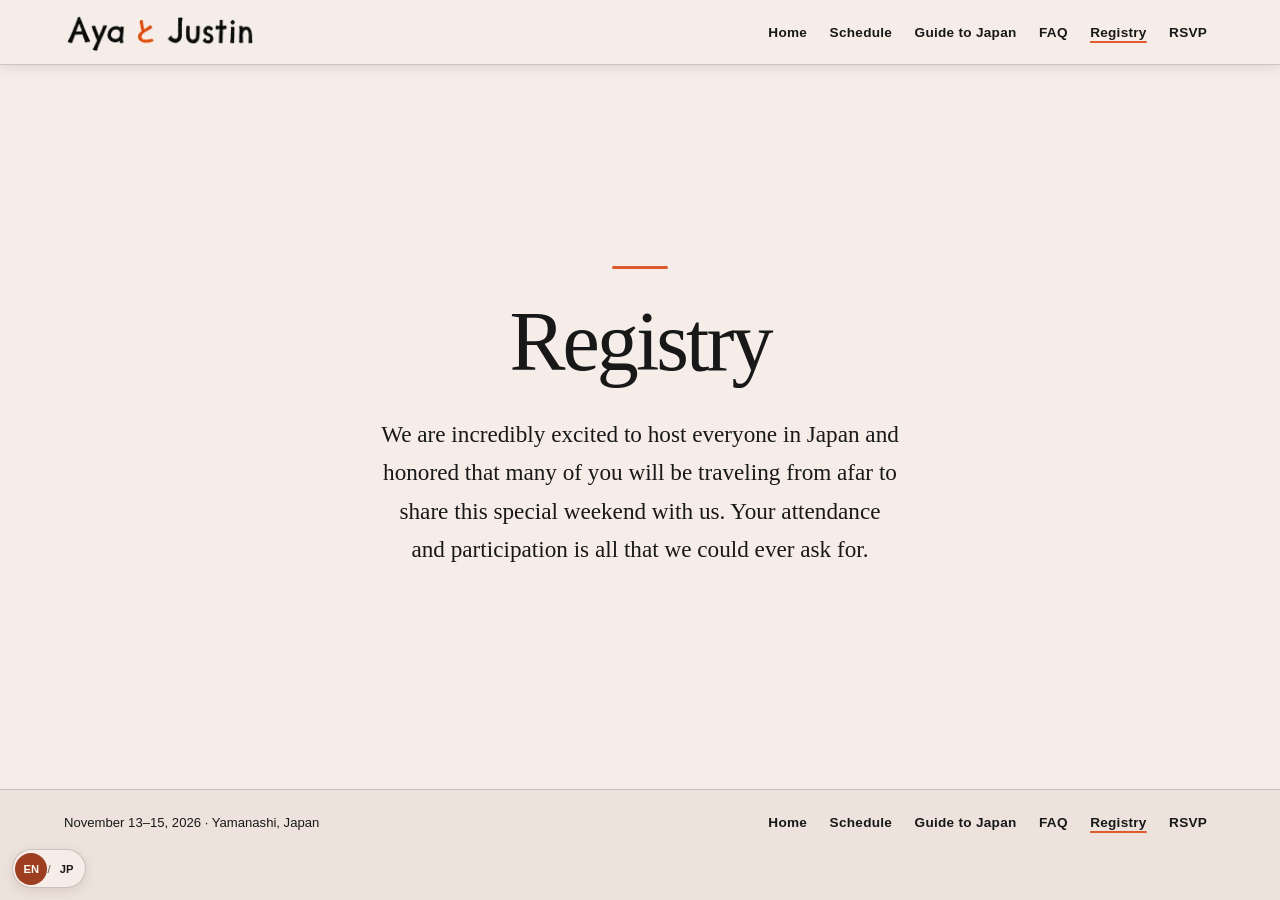
<file: registry.html>
<!DOCTYPE html><html lang="en"><head><meta charSet="utf-8"/><meta name="viewport" content="width=device-width, initial-scale=1"/><link rel="preload" as="image" imageSrcSet="/assets/aya-justin-wordmark-400.webp 400w, /assets/aya-justin-wordmark-800.webp 800w" imageSizes="(min-width: 48.001rem) 12rem, 10rem"/><link rel="stylesheet" href="/assets/index-B3rKi8Eg.css" data-rsc-css-href="/assets/index-B3rKi8Eg.css" data-precedence="vite-rsc/importer-resources"/><link rel="modulepreload" href="/assets/layout-segment-context-Czh2c0Ok.js" crossorigin=""/><link rel="modulepreload" href="/assets/rolldown-runtime-S-ySWqyJ.js" crossorigin=""/><link rel="modulepreload" href="/assets/index-DdwU4Vy0.js" crossorigin=""/><link rel="modulepreload" href="/assets/framework-CXnKph_e.js" crossorigin=""/><link rel="modulepreload" href="/assets/language-provider-RX_KWoCj.js" crossorigin=""/><link rel="modulepreload" href="/assets/language-switcher-CTMko5D6.js" crossorigin=""/><link rel="modulepreload" href="/assets/registry-content-Zj4cvys3.js" crossorigin=""/><link rel="modulepreload" href="/assets/content-page-BRRPvGNJ.js" crossorigin=""/><link rel="modulepreload" href="/assets/site-footer-CfbejqvP.js" crossorigin=""/><link rel="modulepreload" href="/assets/site-header-Tp96U2gu.js" crossorigin=""/><title>Registry | Aya と Justin</title><meta name="description" content="Aya and Justin are honored to celebrate in Japan with guests traveling from near and far."/><meta property="og:title" content="Registry | Aya と Justin"/><meta property="og:description" content="Aya and Justin are honored to celebrate in Japan with guests traveling from near and far."/><meta property="og:url" content="https://ayatojb.jp/registry"/><meta property="og:site_name" content="Aya と Justin"/><meta property="og:type" content="website"/><meta property="og:locale" content="en_US"/><meta property="og:image" content="https://ayatojb.jp/assets/wedding-share-de2f9341.jpg"/><meta property="og:image:width" content="1200"/><meta property="og:image:height" content="630"/><meta property="og:image:type" content="image/jpeg"/><meta property="og:image:alt" content="Hand-drawn wedding artwork of Aya and Justin beneath Mt Fuji with autumn foliage."/><meta name="twitter:card" content="summary_large_image"/><meta name="twitter:title" content="Registry | Aya と Justin"/><meta name="twitter:description" content="Aya and Justin are honored to celebrate in Japan with guests traveling from near and far."/><meta name="twitter:image" content="https://ayatojb.jp/assets/wedding-share-de2f9341.jpg"/><meta name="twitter:image:alt" content="Hand-drawn wedding artwork of Aya and Justin beneath Mt Fuji with autumn foliage."/><link rel="icon" href="https://ayatojb.jp/favicon.ico" sizes="16x16 32x32 48x48" type="image/vnd.microsoft.icon"/><link rel="icon" href="https://ayatojb.jp/icon-192.png" sizes="192x192" type="image/png"/><link rel="apple-touch-icon" href="https://ayatojb.jp/apple-touch-icon.png" sizes="180x180" type="image/png"/><link rel="canonical" href="https://ayatojb.jp/registry"/><meta name="theme-color" content="#f6ede9"/><meta name="color-scheme" content="light"/><script>self.__VINEXT_RSC_PARAMS__={}</script><script>self.__VINEXT_RSC_NAV__={"pathname":"/registry","searchParams":[]}</script><link rel="modulepreload" href="/assets/index-DdwU4Vy0.js" />
</head><body><div class="content-page"><header class="site-header"><a class="skip-link" href="#main-content">Skip to content</a><div class="site-header__inner"><a href="/" class="site-wordmark" aria-label="Aya and Justin home"><img src="/assets/aya-justin-wordmark-400.webp" srcSet="/assets/aya-justin-wordmark-400.webp 400w, /assets/aya-justin-wordmark-800.webp 800w" sizes="(min-width: 48.001rem) 12rem, 10rem" width="400" height="78" alt=""/></a><nav class="site-nav site-nav--desktop" aria-label="Main navigation"><ul><li><a href="/">Home</a></li><li><a href="/schedule">Schedule</a></li><li><a href="/guide">Guide to Japan</a></li><li><a href="/faq">FAQ</a></li><li><a href="/registry" aria-current="page">Registry</a></li><li><a href="/rsvp">RSVP</a></li></ul></nav><button class="site-menu-toggle" type="button" aria-expanded="false" aria-controls="mobile-site-navigation" aria-label="Open navigation"><span aria-hidden="true"></span><span aria-hidden="true"></span><span aria-hidden="true"></span></button></div><div class="site-mobile-panel" id="mobile-site-navigation" hidden=""><nav class="site-mobile-nav" aria-label="Mobile navigation"><ul><li><a href="/">Home</a></li><li><a href="/schedule">Schedule</a></li><li><a href="/guide">Guide to Japan</a></li><li><a href="/faq">FAQ</a></li><li><a href="/registry" aria-current="page">Registry</a></li><li><a href="/rsvp">RSVP</a></li></ul></nav></div></header><main id="main-content" tabindex="-1" class="content-page__main"><section class="registry-page" aria-labelledby="registry-title"><h1 id="registry-title">Registry</h1><p class="registry-message">We are incredibly excited to host everyone in Japan and honored that many of you will be traveling from afar to share this special weekend with us. Your attendance and participation is all that we could ever ask for.</p></section></main><footer class="site-footer"><div class="site-footer__inner"><p><time dateTime="2026-11-13">November 13</time>–<time dateTime="2026-11-15">15, 2026</time> · Yamanashi, Japan</p><nav aria-label="Footer navigation"><ul><li><a href="/">Home</a></li><li><a href="/schedule">Schedule</a></li><li><a href="/guide">Guide to Japan</a></li><li><a href="/faq">FAQ</a></li><li><a href="/registry" aria-current="page">Registry</a></li><li><a href="/rsvp">RSVP</a></li></ul></nav></div></footer></div><div class="language-switcher" role="group" aria-label="Website language"><button type="button" lang="en" aria-label="English" title="English" aria-pressed="true">EN</button><span class="language-switcher__divider" aria-hidden="true">/</span><button type="button" lang="ja" aria-label="日本語" title="日本語" aria-pressed="false">JP</button></div><script id="_R_">import("/assets/index-DdwU4Vy0.js")</script></body></html><script>self.__VINEXT_RSC_CHUNKS__=self.__VINEXT_RSC_CHUNKS__||[];self.__VINEXT_RSC_CHUNKS__.push("2:I[\"9510326f728e\",[],\"LanguageProvider\",1]\n3:I[\"8c0f216c4604\",[],\"Children\",1]\n4:I[\"a89a9ee8b081\",[],\"LanguageSwitcher\",1]\n5:I[\"15c18cfaeeff\",[],\"LayoutSegmentProvider\",1]\n6:I[\"8c0f216c4604\",[],\"Slot\",1]\n7:I[\"593f344dc510\",[],\"RedirectBoundary\",1]\n:HL[\"/assets/index-B3rKi8Eg.css\",\"style\"]\n")</script><script>self.__VINEXT_RSC_CHUNKS__=self.__VINEXT_RSC_CHUNKS__||[];self.__VINEXT_RSC_CHUNKS__.push("0:{\"__route\":\"route:/registry\",\"__interceptionContext\":null,\"__layoutIds\":[\"layout:/\"],\"__rootLayout\":\"/\",\"page:/registry\":\"$L1\",\"layout:/\":[[[[\"$\",\"link\",\"css:/assets/index-B3rKi8Eg.css\",{\"rel\":\"stylesheet\",\"precedence\":\"vite-rsc/importer-resources\",\"href\":\"/assets/index-B3rKi8Eg.css\",\"data-rsc-css-href\":\"/assets/index-B3rKi8Eg.css\"}],\"$undefined\"],[\"$\",\"html\",null,{\"lang\":\"en\",\"children\":[\"$\",\"body\",null,{\"children\":[\"$\",\"$L2\",null,{\"children\":[[\"$\",\"$L3\",null,{}],[\"$\",\"$L4\",null,{}]]}]}]}]],null],\"route:/registry\":[[[\"$\",\"meta\",null,{\"charSet\":\"utf-8\"}],[[\"$\",\"title\",\"0\",{\"children\":\"Registry | Aya と Justin\"}],[\"$\",\"meta\",\"1\",{\"name\":\"description\",\"content\":\"Aya and Justin are honored to celebrate in Japan with guests traveling from near and far.\"}],[\"$\",\"meta\",\"2\",{\"property\":\"og:title\",\"content\":\"Registry | Aya と Justin\"}],[\"$\",\"meta\",\"3\",{\"property\":\"og:description\",\"content\":\"Aya and Justin are honored to celebrate in Japan with guests traveling from near and far.\"}],[\"$\",\"meta\",\"4\",{\"property\":\"og:url\",\"content\":\"https://ayatojb.jp/registry\"}],[\"$\",\"meta\",\"5\",{\"property\":\"og:site_name\",\"content\":\"Aya と Justin\"}],[\"$\",\"meta\",\"6\",{\"property\":\"og:type\",\"content\":\"website\"}],[\"$\",\"meta\",\"7\",{\"property\":\"og:locale\",\"content\":\"en_US\"}],[\"$\",\"meta\",\"8\",{\"property\":\"og:image\",\"content\":\"https://ayatojb.jp/assets/wedding-share-de2f9341.jpg\"}],[\"$\",\"meta\",\"9\",{\"property\":\"og:image:width\",\"content\":\"1200\"}],[\"$\",\"meta\",\"10\",{\"property\":\"og:image:height\",\"content\":\"630\"}],[\"$\",\"meta\",\"11\",{\"property\":\"og:image:type\",\"content\":\"image/jpeg\"}],[\"$\",\"meta\",\"12\",{\"property\":\"og:image:alt\",\"content\":\"Hand-drawn wedding artwork of Aya and Justin beneath Mt Fuji with autumn foliage.\"}],[\"$\",\"meta\",\"13\",{\"name\":\"twitter:card\",\"content\":\"summary_large_image\"}],[\"$\",\"meta\",\"14\",{\"name\":\"twitter:title\",\"content\":\"Registry | Aya と Justin\"}],[\"$\",\"meta\",\"15\",{\"name\":\"twitter:description\",\"content\":\"Aya and Justin are honored to celebrate in Japan with guests traveling from near and far.\"}],[\"$\",\"meta\",\"16\",{\"name\":\"twitter:image\",\"content\":\"https://ayatojb.jp/assets/wedding-share-de2f9341.jpg\"}],[\"$\",\"meta\",\"17\",{\"name\":\"twitter:image:alt\",\"content\":\"Hand-drawn wedding artwork of Aya and Justin beneath Mt Fuji with autumn foliage.\"}],[\"$\",\"link\",\"18\",{\"rel\":\"icon\",\"href\":\"https://ayatojb.jp/favicon.ico\",\"sizes\":\"16x16 32x32 48x48\",\"type\":\"image/vnd.microsoft.icon\"}],[\"$\",\"link\",\"19\",{\"rel\":\"icon\",\"href\":\"https://ayatojb.jp/icon-192.png\",\"sizes\":\"192x192\",\"type\":\"image/png\"}],[\"$\",\"link\",\"20\",{\"rel\":\"apple-touch-icon\",\"href\":\"https://ayatojb.jp/apple-touch-icon.png\",\"sizes\":\"180x180\",\"type\":\"image/png\"}],[\"$\",\"link\",\"21\",{\"rel\":\"canonical\",\"href\":\"https://ayatojb.jp/registry\"}]],[[\"$\",\"meta\",\"0\",{\"name\":\"viewport\",\"content\":\"width=device-width, initial-scale=1\"}],[\"$\",\"meta\",\"1\",{\"name\":\"theme-color\",\"content\":\"#f6ede9\"}],[\"$\",\"meta\",\"2\",{\"name\":\"color-scheme\",\"content\":\"light\"}]]],[\"$\",\"$L5\",null,{\"segmentMap\":{\"children\":[\"registry\"]},\"children\":[\"$\",\"$L6\",null,{\"id\":\"layout:/\",\"parallelSlots\":\"$undefined\",\"children\":[\"$\",\"$L7\",null,{\"children\":[\"$\",\"$L5\",null,{\"segmentMap\":{\"children\":[]},\"children\":[\"$\",\"$L6\",null,{\"id\":\"page:/registry\"}]}]}]}]}]],\"__layoutFlags\":{\"layout:/\":\"s\"},\"__artifactCompatibility\":{\"schemaVersion\":1,\"graphVersion\":\"app-route-graph:oh79d31mfg8s\",\"deploymentVersion\":\"82f11ced-8125-4d10-b4c3-f60411bf3c9e\",\"appElementsSchemaVersion\":1,\"rscPayloadSchemaVersion\":1,\"rootBoundaryId\":\"/\",\"renderEpoch\":null}}\n")</script><script>self.__VINEXT_RSC_CHUNKS__=self.__VINEXT_RSC_CHUNKS__||[];self.__VINEXT_RSC_CHUNKS__.push("8:I[\"9eeae3e204c1\",[],\"RegistryContent\",1]\n1:[\"$\",\"$L8\",null,{}]\n")</script><script>self.__VINEXT_RSC_DONE__=true</script>
</file>
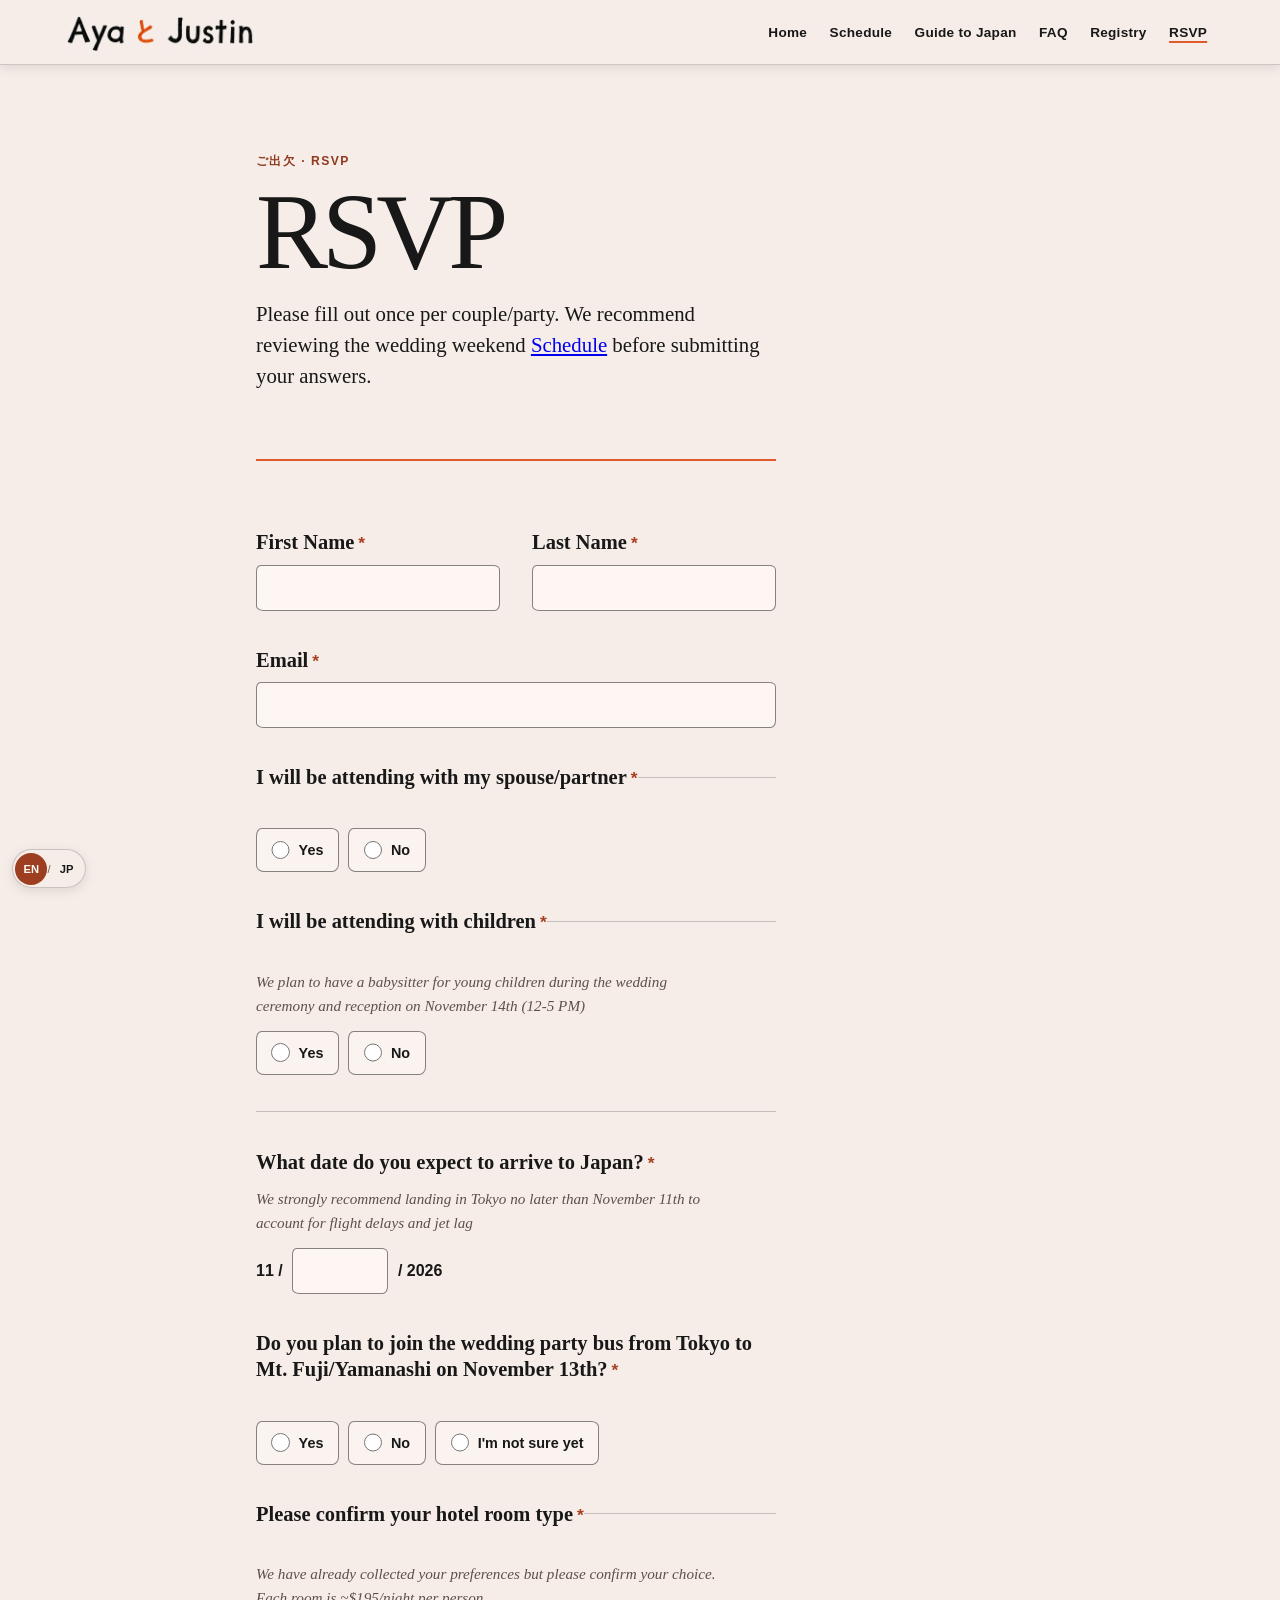
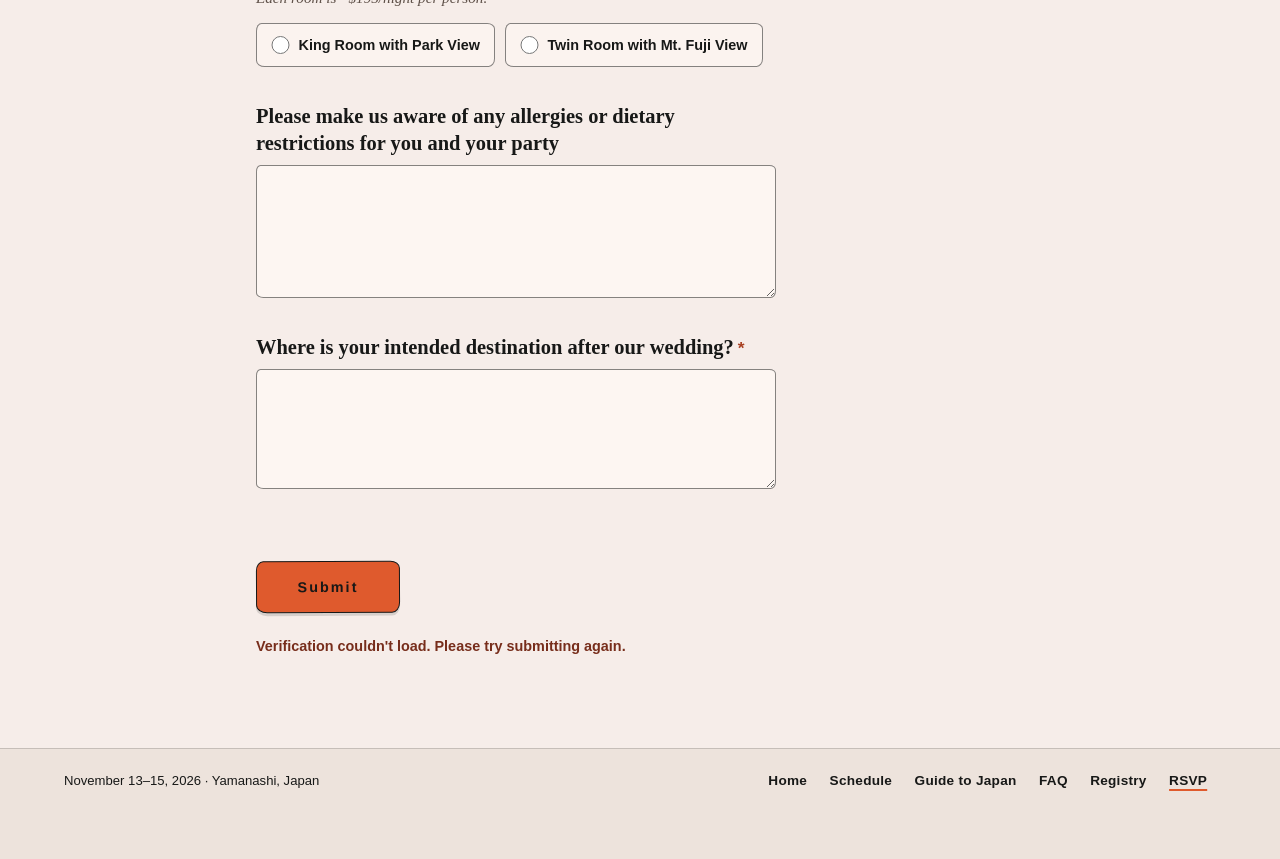
<file: rsvp.html>
<!DOCTYPE html><html lang="en"><head><meta charSet="utf-8"/><meta name="viewport" content="width=device-width, initial-scale=1"/><link rel="preload" as="image" imageSrcSet="/assets/aya-justin-wordmark-400.webp 400w, /assets/aya-justin-wordmark-800.webp 800w" imageSizes="(min-width: 48.001rem) 12rem, 10rem"/><link rel="stylesheet" href="/assets/index-B3rKi8Eg.css" data-rsc-css-href="/assets/index-B3rKi8Eg.css" data-precedence="vite-rsc/importer-resources"/><link rel="modulepreload" href="/assets/layout-segment-context-Czh2c0Ok.js" crossorigin=""/><link rel="modulepreload" href="/assets/rolldown-runtime-S-ySWqyJ.js" crossorigin=""/><link rel="modulepreload" href="/assets/index-DdwU4Vy0.js" crossorigin=""/><link rel="modulepreload" href="/assets/framework-CXnKph_e.js" crossorigin=""/><link rel="modulepreload" href="/assets/language-provider-RX_KWoCj.js" crossorigin=""/><link rel="modulepreload" href="/assets/language-switcher-CTMko5D6.js" crossorigin=""/><link rel="modulepreload" href="/assets/rsvp-confirmation-context-CZmrRR7h.js" crossorigin=""/><link rel="modulepreload" href="/assets/rsvp-route-client-Dx8NBZ7E.js" crossorigin=""/><link rel="modulepreload" href="/assets/content-page-BRRPvGNJ.js" crossorigin=""/><link rel="modulepreload" href="/assets/site-footer-CfbejqvP.js" crossorigin=""/><link rel="modulepreload" href="/assets/site-header-Tp96U2gu.js" crossorigin=""/><link rel="modulepreload" href="/assets/rsvp-confirmation-view-BuXHze2o.js" crossorigin=""/><title>RSVP | Aya と Justin</title><meta name="description" content="RSVP for Aya and Justin&#x27;s wedding weekend in Yamanashi, Japan."/><meta property="og:title" content="RSVP | Aya と Justin"/><meta property="og:description" content="RSVP for Aya and Justin&#x27;s wedding weekend in Yamanashi, Japan."/><meta property="og:url" content="https://ayatojb.jp/rsvp"/><meta property="og:site_name" content="Aya と Justin"/><meta property="og:type" content="website"/><meta property="og:locale" content="en_US"/><meta property="og:image" content="https://ayatojb.jp/assets/wedding-share-de2f9341.jpg"/><meta property="og:image:width" content="1200"/><meta property="og:image:height" content="630"/><meta property="og:image:type" content="image/jpeg"/><meta property="og:image:alt" content="Hand-drawn wedding artwork of Aya and Justin beneath Mt Fuji with autumn foliage."/><meta name="twitter:card" content="summary_large_image"/><meta name="twitter:title" content="RSVP | Aya と Justin"/><meta name="twitter:description" content="RSVP for Aya and Justin&#x27;s wedding weekend in Yamanashi, Japan."/><meta name="twitter:image" content="https://ayatojb.jp/assets/wedding-share-de2f9341.jpg"/><meta name="twitter:image:alt" content="Hand-drawn wedding artwork of Aya and Justin beneath Mt Fuji with autumn foliage."/><link rel="icon" href="https://ayatojb.jp/favicon.ico" sizes="16x16 32x32 48x48" type="image/vnd.microsoft.icon"/><link rel="icon" href="https://ayatojb.jp/icon-192.png" sizes="192x192" type="image/png"/><link rel="apple-touch-icon" href="https://ayatojb.jp/apple-touch-icon.png" sizes="180x180" type="image/png"/><link rel="canonical" href="https://ayatojb.jp/rsvp"/><meta name="theme-color" content="#f6ede9"/><meta name="color-scheme" content="light"/><script>self.__VINEXT_RSC_PARAMS__={}</script><script>self.__VINEXT_RSC_NAV__={"pathname":"/rsvp","searchParams":[]}</script><link rel="modulepreload" href="/assets/index-DdwU4Vy0.js" />
</head><body><div class="content-page"><header class="site-header"><a class="skip-link" href="#main-content">Skip to content</a><div class="site-header__inner"><a href="/" class="site-wordmark" aria-label="Aya and Justin home"><img src="/assets/aya-justin-wordmark-400.webp" srcSet="/assets/aya-justin-wordmark-400.webp 400w, /assets/aya-justin-wordmark-800.webp 800w" sizes="(min-width: 48.001rem) 12rem, 10rem" width="400" height="78" alt=""/></a><nav class="site-nav site-nav--desktop" aria-label="Main navigation"><ul><li><a href="/">Home</a></li><li><a href="/schedule">Schedule</a></li><li><a href="/guide">Guide to Japan</a></li><li><a href="/faq">FAQ</a></li><li><a href="/registry">Registry</a></li><li><a href="/rsvp" aria-current="page">RSVP</a></li></ul></nav><button class="site-menu-toggle" type="button" aria-expanded="false" aria-controls="mobile-site-navigation" aria-label="Open navigation"><span aria-hidden="true"></span><span aria-hidden="true"></span><span aria-hidden="true"></span></button></div><div class="site-mobile-panel" id="mobile-site-navigation" hidden=""><nav class="site-mobile-nav" aria-label="Mobile navigation"><ul><li><a href="/">Home</a></li><li><a href="/schedule">Schedule</a></li><li><a href="/guide">Guide to Japan</a></li><li><a href="/faq">FAQ</a></li><li><a href="/registry">Registry</a></li><li><a href="/rsvp" aria-current="page">RSVP</a></li></ul></nav></div></header><main id="main-content" tabindex="-1" class="content-page__main rsvp-page"><section class="rsvp-intro" aria-labelledby="rsvp-heading"><p class="page-kicker">ご出欠 · RSVP</p><h1 id="rsvp-heading" tabindex="-1">RSVP</h1><p>Please fill out once per couple/party. We recommend reviewing the wedding weekend<!-- --> <a href="/schedule">Schedule</a> before submitting your answers.</p></section><form class="rsvp-form" noValidate="" action="https://script.google.com/macros/s/AKfycbzMbuBB0vC2bnFw_O2loTMTMqsC8uDgXHDJInB_0G4CegXFhsO6xO7C2Y2HZGpTvyT5/exec" method="post" target="ayatojb-rsvp-submission-frame"><input type="hidden" readOnly="" name="submissionId" value=""/><input type="hidden" readOnly="" name="turnstileToken" value=""/><input type="hidden" readOnly="" name="firstName" value=""/><input type="hidden" readOnly="" name="lastName" value=""/><input type="hidden" readOnly="" name="email" value=""/><input type="hidden" readOnly="" name="partnerAttending" value="No"/><input type="hidden" readOnly="" name="partnerFirstName" value=""/><input type="hidden" readOnly="" name="partnerLastName" value=""/><input type="hidden" readOnly="" name="partnerEmail" value=""/><input type="hidden" readOnly="" name="childrenAttending" value="No"/><input type="hidden" readOnly="" name="childrenCount" value=""/><input type="hidden" readOnly="" name="arrivalDate" value=""/><input type="hidden" readOnly="" name="busPlan" value=""/><input type="hidden" readOnly="" name="november13Origin" value=""/><input type="hidden" readOnly="" name="hotelRoomType" value=""/><input type="hidden" readOnly="" name="dietaryRestrictions" value=""/><input type="hidden" readOnly="" name="postWeddingDestination" value=""/><input type="hidden" readOnly="" name="company" value=""/><div class="rsvp-honeypot" aria-hidden="true"><label for="rsvp-company">Company</label><input id="rsvp-company" type="text" tabindex="-1" autoComplete="off" value=""/></div><div class="rsvp-name-grid"><div class="rsvp-field"><label for="rsvp-first-name">First Name<span class="rsvp-required" aria-hidden="true">*</span><span class="rsvp-sr-only"> required</span></label><input id="rsvp-first-name" type="text" maxLength="120" autoComplete="given-name" required="" value=""/></div><div class="rsvp-field"><label for="rsvp-last-name">Last Name<span class="rsvp-required" aria-hidden="true">*</span><span class="rsvp-sr-only"> required</span></label><input id="rsvp-last-name" type="text" maxLength="120" autoComplete="family-name" required="" value=""/></div></div><div class="rsvp-field"><label for="rsvp-email">Email<span class="rsvp-required" aria-hidden="true">*</span><span class="rsvp-sr-only"> required</span></label><input id="rsvp-email" type="email" maxLength="120" autoComplete="email" required="" value=""/></div><fieldset class="rsvp-question" id="rsvp-partner-attending"><legend>I will be attending with my spouse/partner<span class="rsvp-required" aria-hidden="true">*</span><span class="rsvp-sr-only"> required</span></legend><div class="rsvp-choices"><label class="rsvp-choice"><input type="radio" required="" name="rsvp-display-partnerAttending" value="yes"/><span>Yes</span></label><label class="rsvp-choice"><input type="radio" required="" name="rsvp-display-partnerAttending" value="no"/><span>No</span></label></div></fieldset><fieldset class="rsvp-question" id="rsvp-children-attending" aria-describedby="rsvp-children-support"><legend>I will be attending with children<span class="rsvp-required" aria-hidden="true">*</span><span class="rsvp-sr-only"> required</span></legend><p class="rsvp-support" id="rsvp-children-support">We plan to have a babysitter for young children during the wedding ceremony and reception on November 14th (12-5 PM)</p><div class="rsvp-choices"><label class="rsvp-choice"><input type="radio" required="" name="rsvp-display-childrenAttending" value="yes"/><span>Yes</span></label><label class="rsvp-choice"><input type="radio" required="" name="rsvp-display-childrenAttending" value="no"/><span>No</span></label></div></fieldset><div class="rsvp-question rsvp-arrival"><label id="rsvp-arrival-label" for="rsvp-arrival-day">What date do you expect to arrive to Japan?<span class="rsvp-required" aria-hidden="true">*</span><span class="rsvp-sr-only"> required</span></label><p class="rsvp-support" id="rsvp-arrival-support">We strongly recommend landing in Tokyo no later than November 11th to account for flight delays and jet lag</p><div class="rsvp-date-control"><span aria-hidden="true">11 /</span><span class="rsvp-sr-only" id="rsvp-arrival-format">Day of November 2026</span><input id="rsvp-arrival-day" type="number" min="1" max="30" inputMode="numeric" required="" aria-labelledby="rsvp-arrival-label rsvp-arrival-format" aria-describedby="rsvp-arrival-support" value=""/><span aria-hidden="true">/ 2026</span></div></div><fieldset class="rsvp-question" id="rsvp-bus-plan"><legend>Do you plan to join the wedding party bus from Tokyo to Mt. Fuji/Yamanashi on November 13th?<span class="rsvp-required" aria-hidden="true">*</span><span class="rsvp-sr-only"> required</span></legend><div class="rsvp-choices"><label class="rsvp-choice"><input type="radio" required="" name="rsvp-display-busPlan" value="yes"/><span>Yes</span></label><label class="rsvp-choice"><input type="radio" required="" name="rsvp-display-busPlan" value="no"/><span>No</span></label><label class="rsvp-choice"><input type="radio" required="" name="rsvp-display-busPlan" value="unsure"/><span>I&#x27;m not sure yet</span></label></div></fieldset><fieldset class="rsvp-question" id="rsvp-hotel-room-type" aria-describedby="rsvp-hotel-support"><legend>Please confirm your hotel room type<span class="rsvp-required" aria-hidden="true">*</span><span class="rsvp-sr-only"> required</span></legend><p class="rsvp-support" id="rsvp-hotel-support">We have already collected your preferences but please confirm your choice. Each room is ~$195/night per person.</p><div class="rsvp-choices"><label class="rsvp-choice"><input type="radio" required="" name="rsvp-display-hotelRoomType" value="king-park"/><span>King Room with Park View</span></label><label class="rsvp-choice"><input type="radio" required="" name="rsvp-display-hotelRoomType" value="twin-fuji"/><span>Twin Room with Mt. Fuji View</span></label></div></fieldset><div class="rsvp-field rsvp-dietary-field"><label for="rsvp-dietary-restrictions">Please make us aware of any allergies or dietary restrictions for you and your party</label><textarea id="rsvp-dietary-restrictions" maxLength="2000" rows="5"></textarea></div><div class="rsvp-field"><label for="rsvp-post-wedding-destination">Where is your intended destination after our wedding?<span class="rsvp-required" aria-hidden="true">*</span><span class="rsvp-sr-only"> required</span></label><textarea id="rsvp-post-wedding-destination" maxLength="500" rows="4" required=""></textarea></div><div class="rsvp-turnstile" aria-label="RSVP verification challenge"></div><button class="rsvp-submit" type="submit">Submit</button><p class="rsvp-status" aria-live="polite" tabindex="-1"></p><iframe name="ayatojb-rsvp-submission-frame" title="RSVP submission response" hidden=""></iframe></form></main><footer class="site-footer"><div class="site-footer__inner"><p><time dateTime="2026-11-13">November 13</time>–<time dateTime="2026-11-15">15, 2026</time> · Yamanashi, Japan</p><nav aria-label="Footer navigation"><ul><li><a href="/">Home</a></li><li><a href="/schedule">Schedule</a></li><li><a href="/guide">Guide to Japan</a></li><li><a href="/faq">FAQ</a></li><li><a href="/registry">Registry</a></li><li><a href="/rsvp" aria-current="page">RSVP</a></li></ul></nav></div></footer></div><div class="language-switcher" role="group" aria-label="Website language"><button type="button" lang="en" aria-label="English" title="English" aria-pressed="true">EN</button><span class="language-switcher__divider" aria-hidden="true">/</span><button type="button" lang="ja" aria-label="日本語" title="日本語" aria-pressed="false">JP</button></div><script id="_R_">import("/assets/index-DdwU4Vy0.js")</script></body></html><script>self.__VINEXT_RSC_CHUNKS__=self.__VINEXT_RSC_CHUNKS__||[];self.__VINEXT_RSC_CHUNKS__.push("2:I[\"9510326f728e\",[],\"LanguageProvider\",1]\n3:I[\"8c0f216c4604\",[],\"Children\",1]\n4:I[\"a89a9ee8b081\",[],\"LanguageSwitcher\",1]\n6:I[\"15c18cfaeeff\",[],\"LayoutSegmentProvider\",1]\n7:I[\"8c0f216c4604\",[],\"Slot\",1]\n8:I[\"593f344dc510\",[],\"RedirectBoundary\",1]\n:HL[\"/assets/index-B3rKi8Eg.css\",\"style\"]\n")</script><script>self.__VINEXT_RSC_CHUNKS__=self.__VINEXT_RSC_CHUNKS__||[];self.__VINEXT_RSC_CHUNKS__.push("0:{\"__route\":\"route:/rsvp\",\"__interceptionContext\":null,\"__layoutIds\":[\"layout:/\",\"layout:/rsvp\"],\"__rootLayout\":\"/\",\"page:/rsvp\":\"$L1\",\"layout:/\":[[[[\"$\",\"link\",\"css:/assets/index-B3rKi8Eg.css\",{\"rel\":\"stylesheet\",\"precedence\":\"vite-rsc/importer-resources\",\"href\":\"/assets/index-B3rKi8Eg.css\",\"data-rsc-css-href\":\"/assets/index-B3rKi8Eg.css\"}],\"$undefined\"],[\"$\",\"html\",null,{\"lang\":\"en\",\"children\":[\"$\",\"body\",null,{\"children\":[\"$\",\"$L2\",null,{\"children\":[[\"$\",\"$L3\",null,{}],[\"$\",\"$L4\",null,{}]]}]}]}]],null],\"layout:/rsvp\":\"$L5\",\"route:/rsvp\":[[[\"$\",\"meta\",null,{\"charSet\":\"utf-8\"}],[[\"$\",\"title\",\"0\",{\"children\":\"RSVP | Aya と Justin\"}],[\"$\",\"meta\",\"1\",{\"name\":\"description\",\"content\":\"RSVP for Aya and Justin's wedding weekend in Yamanashi, Japan.\"}],[\"$\",\"meta\",\"2\",{\"property\":\"og:title\",\"content\":\"RSVP | Aya と Justin\"}],[\"$\",\"meta\",\"3\",{\"property\":\"og:description\",\"content\":\"RSVP for Aya and Justin's wedding weekend in Yamanashi, Japan.\"}],[\"$\",\"meta\",\"4\",{\"property\":\"og:url\",\"content\":\"https://ayatojb.jp/rsvp\"}],[\"$\",\"meta\",\"5\",{\"property\":\"og:site_name\",\"content\":\"Aya と Justin\"}],[\"$\",\"meta\",\"6\",{\"property\":\"og:type\",\"content\":\"website\"}],[\"$\",\"meta\",\"7\",{\"property\":\"og:locale\",\"content\":\"en_US\"}],[\"$\",\"meta\",\"8\",{\"property\":\"og:image\",\"content\":\"https://ayatojb.jp/assets/wedding-share-de2f9341.jpg\"}],[\"$\",\"meta\",\"9\",{\"property\":\"og:image:width\",\"content\":\"1200\"}],[\"$\",\"meta\",\"10\",{\"property\":\"og:image:height\",\"content\":\"630\"}],[\"$\",\"meta\",\"11\",{\"property\":\"og:image:type\",\"content\":\"image/jpeg\"}],[\"$\",\"meta\",\"12\",{\"property\":\"og:image:alt\",\"content\":\"Hand-drawn wedding artwork of Aya and Justin beneath Mt Fuji with autumn foliage.\"}],[\"$\",\"meta\",\"13\",{\"name\":\"twitter:card\",\"content\":\"summary_large_image\"}],[\"$\",\"meta\",\"14\",{\"name\":\"twitter:title\",\"content\":\"RSVP | Aya と Justin\"}],[\"$\",\"meta\",\"15\",{\"name\":\"twitter:description\",\"content\":\"RSVP for Aya and Justin's wedding weekend in Yamanashi, Japan.\"}],[\"$\",\"meta\",\"16\",{\"name\":\"twitter:image\",\"content\":\"https://ayatojb.jp/assets/wedding-share-de2f9341.jpg\"}],[\"$\",\"meta\",\"17\",{\"name\":\"twitter:image:alt\",\"content\":\"Hand-drawn wedding artwork of Aya and Justin beneath Mt Fuji with autumn foliage.\"}],[\"$\",\"link\",\"18\",{\"rel\":\"icon\",\"href\":\"https://ayatojb.jp/favicon.ico\",\"sizes\":\"16x16 32x32 48x48\",\"type\":\"image/vnd.microsoft.icon\"}],[\"$\",\"link\",\"19\",{\"rel\":\"icon\",\"href\":\"https://ayatojb.jp/icon-192.png\",\"sizes\":\"192x192\",\"type\":\"image/png\"}],[\"$\",\"link\",\"20\",{\"rel\":\"apple-touch-icon\",\"href\":\"https://ayatojb.jp/apple-touch-icon.png\",\"sizes\":\"180x180\",\"type\":\"image/png\"}],[\"$\",\"link\",\"21\",{\"rel\":\"canonical\",\"href\":\"https://ayatojb.jp/rsvp\"}]],[[\"$\",\"meta\",\"0\",{\"name\":\"viewport\",\"content\":\"width=device-width, initial-scale=1\"}],[\"$\",\"meta\",\"1\",{\"name\":\"theme-color\",\"content\":\"#f6ede9\"}],[\"$\",\"meta\",\"2\",{\"name\":\"color-scheme\",\"content\":\"light\"}]]],[\"$\",\"$L6\",null,{\"segmentMap\":{\"children\":[\"rsvp\"]},\"children\":[\"$\",\"$L7\",null,{\"id\":\"layout:/\",\"parallelSlots\":\"$undefined\",\"children\":[\"$\",\"$L6\",null,{\"segmentMap\":{\"children\":[]},\"children\":[\"$\",\"$L7\",null,{\"id\":\"layout:/rsvp\",\"parallelSlots\":\"$undefined\",\"children\":[\"$\",\"$L8\",null,{\"children\":[\"$\",\"$L6\",null,{\"segmentMap\":{\"children\":[]},\"children\":[\"$\",\"$L7\",null,{\"id\":\"page:/rsvp\"}]}]}]}]}]}]}]],\"__layoutFlags\":{\"layout:/rsvp\":\"s\",\"layout:/\":\"s\"},\"__artifactCompatibility\":{\"schemaVersion\":1,\"graphVersion\":\"app-route-graph:6i1qy0188wqma\",\"deploymentVersion\":\"82f11ced-8125-4d10-b4c3-f60411bf3c9e\",\"appElementsSchemaVersion\":1,\"rscPayloadSchemaVersion\":1,\"rootBoundaryId\":\"/\",\"renderEpoch\":null}}\n")</script><script>self.__VINEXT_RSC_CHUNKS__=self.__VINEXT_RSC_CHUNKS__||[];self.__VINEXT_RSC_CHUNKS__.push("9:I[\"27448f80c6f8\",[],\"RsvpConfirmationProvider\",1]\n5:[[\"$\",\"$L9\",null,{\"children\":[\"$\",\"$L3\",null,{}]}],null]\n")</script><script>self.__VINEXT_RSC_CHUNKS__=self.__VINEXT_RSC_CHUNKS__||[];self.__VINEXT_RSC_CHUNKS__.push("a:I[\"63063152b3db\",[],\"RsvpRouteClient\",1]\n1:[\"$\",\"$La\",null,{}]\n")</script><script>self.__VINEXT_RSC_DONE__=true</script>
</file>
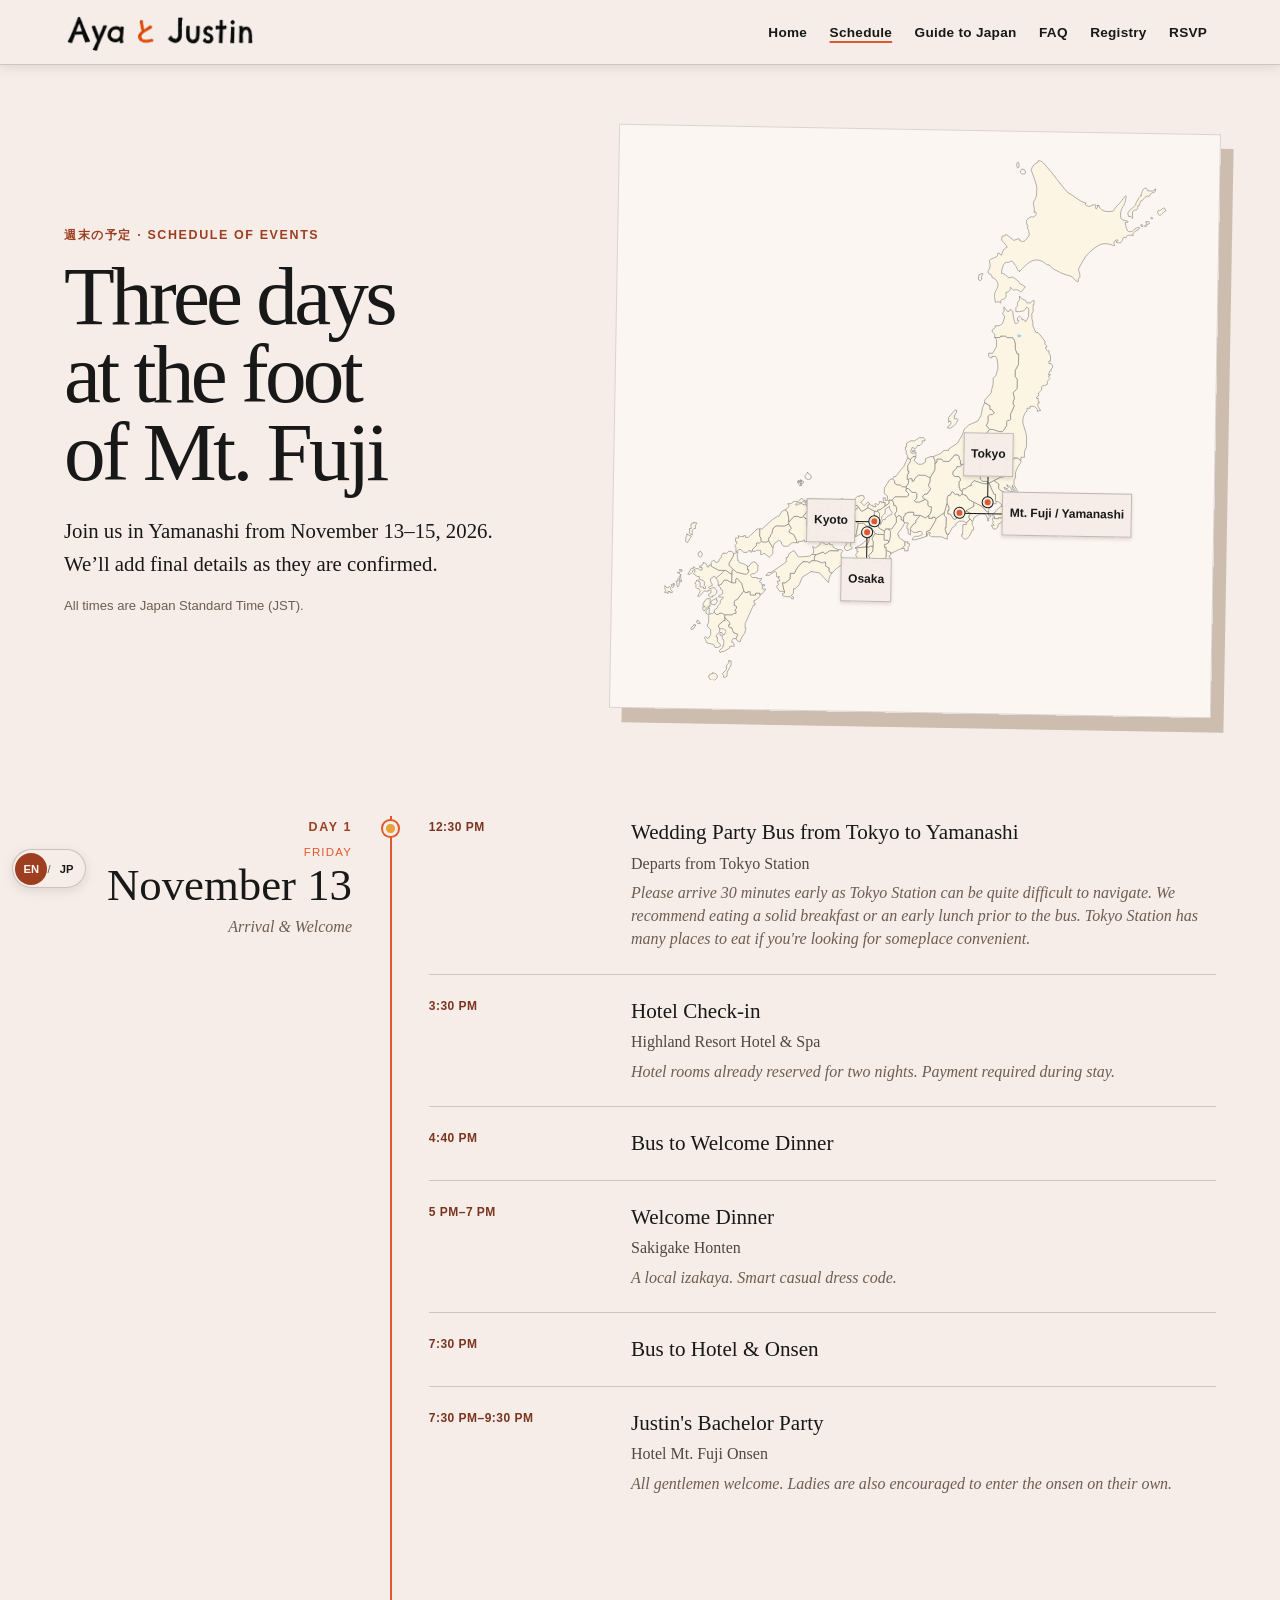
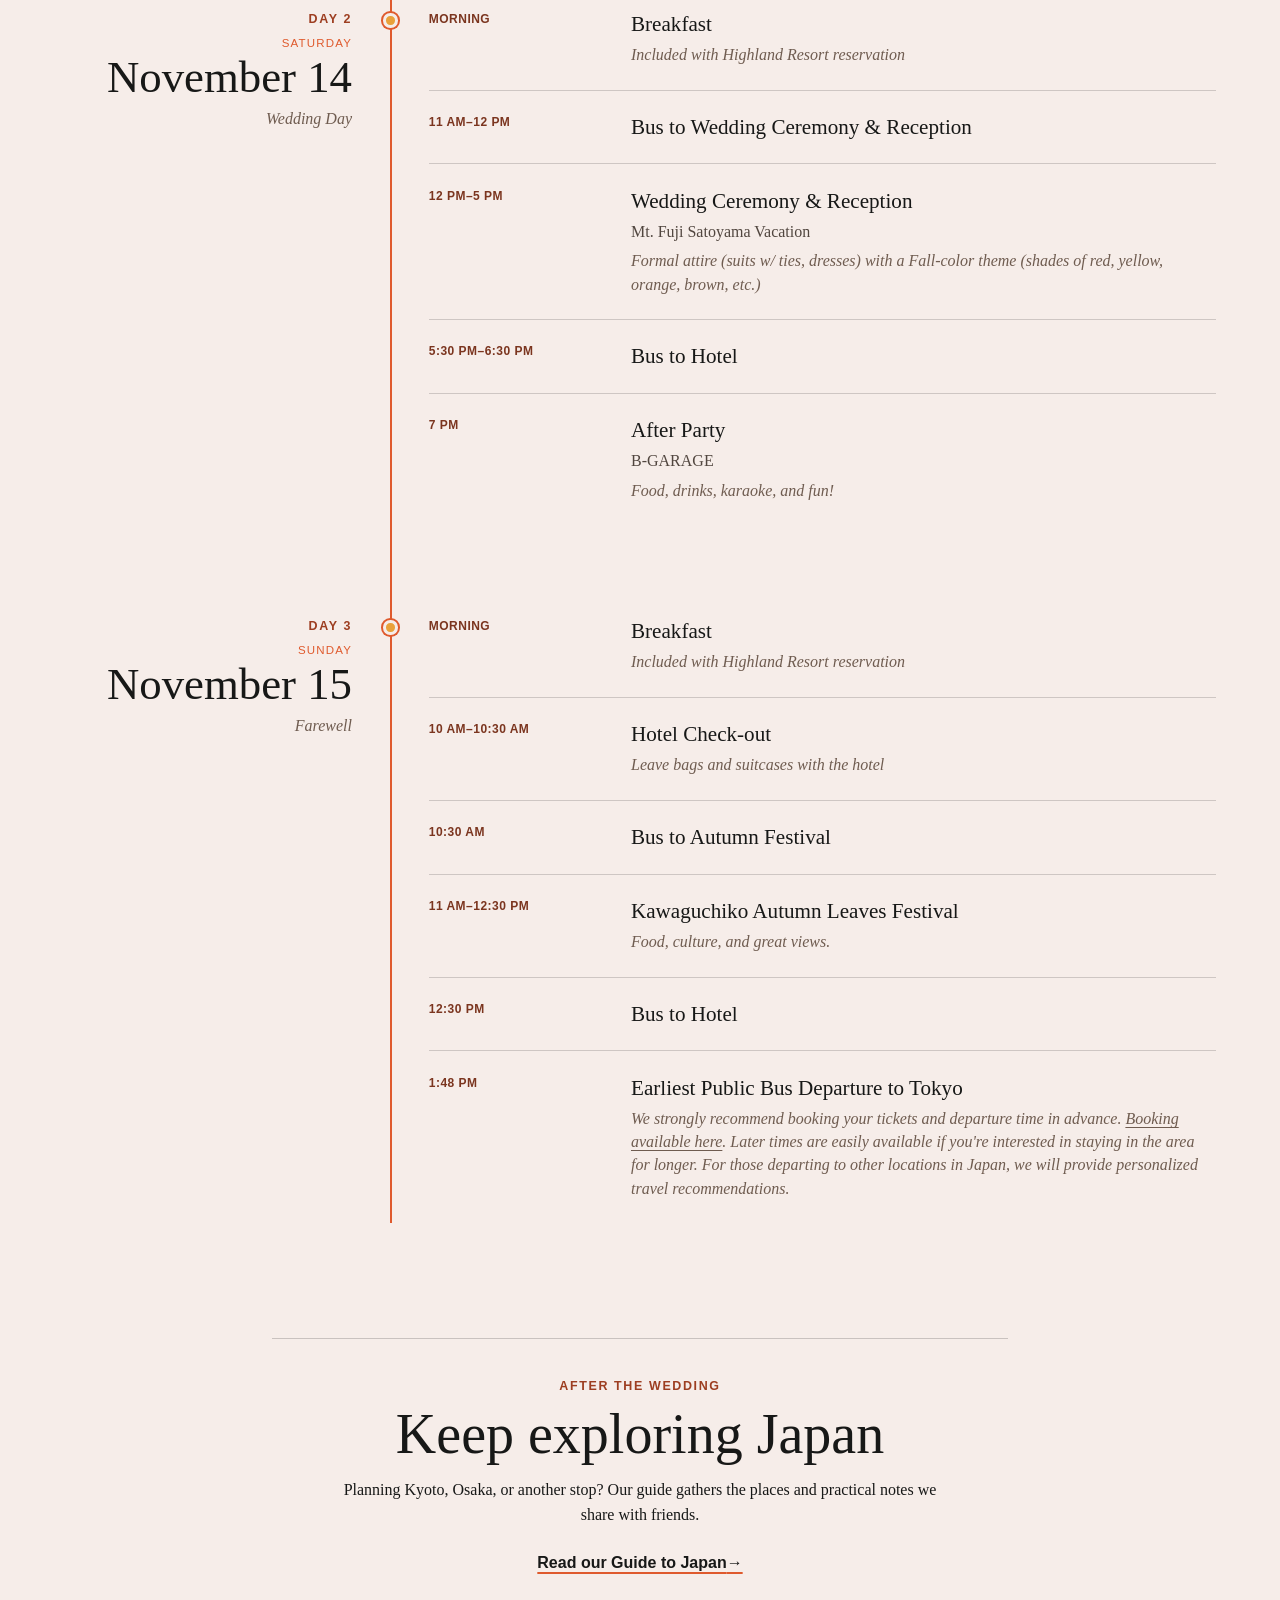
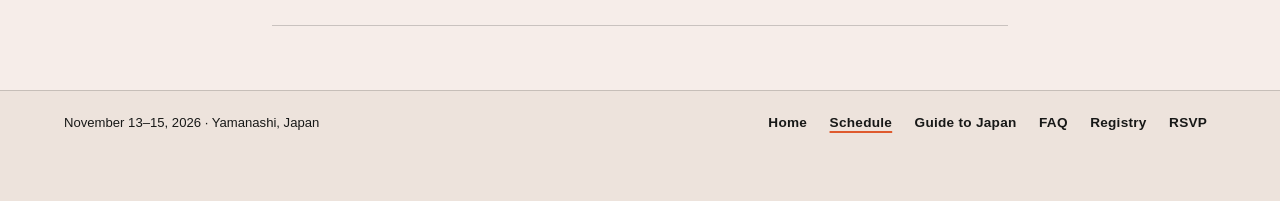
<file: schedule.html>
<!DOCTYPE html><html lang="en"><head><meta charSet="utf-8"/><meta name="viewport" content="width=device-width, initial-scale=1"/><link rel="preload" as="image" imageSrcSet="/assets/aya-justin-wordmark-400.webp 400w, /assets/aya-justin-wordmark-800.webp 800w" imageSizes="(min-width: 48.001rem) 12rem, 10rem"/><link rel="preload" as="image" href="/assets/japan-map.svg"/><link rel="stylesheet" href="/assets/index-B3rKi8Eg.css" data-rsc-css-href="/assets/index-B3rKi8Eg.css" data-precedence="vite-rsc/importer-resources"/><link rel="modulepreload" href="/assets/layout-segment-context-Czh2c0Ok.js" crossorigin=""/><link rel="modulepreload" href="/assets/rolldown-runtime-S-ySWqyJ.js" crossorigin=""/><link rel="modulepreload" href="/assets/index-DdwU4Vy0.js" crossorigin=""/><link rel="modulepreload" href="/assets/framework-CXnKph_e.js" crossorigin=""/><link rel="modulepreload" href="/assets/language-provider-RX_KWoCj.js" crossorigin=""/><link rel="modulepreload" href="/assets/language-switcher-CTMko5D6.js" crossorigin=""/><link rel="modulepreload" href="/assets/schedule-content-p0jnvM59.js" crossorigin=""/><link rel="modulepreload" href="/assets/content-page-BRRPvGNJ.js" crossorigin=""/><link rel="modulepreload" href="/assets/site-footer-CfbejqvP.js" crossorigin=""/><link rel="modulepreload" href="/assets/site-header-Tp96U2gu.js" crossorigin=""/><title>Schedule of Events | Aya と Justin</title><meta name="description" content="The schedule for Aya and Justin&#x27;s wedding weekend in Yamanashi, Japan, November 13–15, 2026."/><meta property="og:title" content="Schedule of Events | Aya と Justin"/><meta property="og:description" content="The schedule for Aya and Justin&#x27;s wedding weekend in Yamanashi, Japan, November 13–15, 2026."/><meta property="og:url" content="https://ayatojb.jp/schedule"/><meta property="og:site_name" content="Aya と Justin"/><meta property="og:type" content="website"/><meta property="og:locale" content="en_US"/><meta property="og:image" content="https://ayatojb.jp/assets/wedding-share-de2f9341.jpg"/><meta property="og:image:width" content="1200"/><meta property="og:image:height" content="630"/><meta property="og:image:type" content="image/jpeg"/><meta property="og:image:alt" content="Hand-drawn wedding artwork of Aya and Justin beneath Mt Fuji with autumn foliage."/><meta name="twitter:card" content="summary_large_image"/><meta name="twitter:title" content="Schedule of Events | Aya と Justin"/><meta name="twitter:description" content="The schedule for Aya and Justin&#x27;s wedding weekend in Yamanashi, Japan, November 13–15, 2026."/><meta name="twitter:image" content="https://ayatojb.jp/assets/wedding-share-de2f9341.jpg"/><meta name="twitter:image:alt" content="Hand-drawn wedding artwork of Aya and Justin beneath Mt Fuji with autumn foliage."/><link rel="icon" href="https://ayatojb.jp/favicon.ico" sizes="16x16 32x32 48x48" type="image/vnd.microsoft.icon"/><link rel="icon" href="https://ayatojb.jp/icon-192.png" sizes="192x192" type="image/png"/><link rel="apple-touch-icon" href="https://ayatojb.jp/apple-touch-icon.png" sizes="180x180" type="image/png"/><link rel="canonical" href="https://ayatojb.jp/schedule"/><meta name="theme-color" content="#f6ede9"/><meta name="color-scheme" content="light"/><script>self.__VINEXT_RSC_PARAMS__={}</script><script>self.__VINEXT_RSC_NAV__={"pathname":"/schedule","searchParams":[]}</script><link rel="modulepreload" href="/assets/index-DdwU4Vy0.js" />
</head><body><div class="content-page"><header class="site-header"><a class="skip-link" href="#main-content">Skip to content</a><div class="site-header__inner"><a href="/" class="site-wordmark" aria-label="Aya and Justin home"><img src="/assets/aya-justin-wordmark-400.webp" srcSet="/assets/aya-justin-wordmark-400.webp 400w, /assets/aya-justin-wordmark-800.webp 800w" sizes="(min-width: 48.001rem) 12rem, 10rem" width="400" height="78" alt=""/></a><nav class="site-nav site-nav--desktop" aria-label="Main navigation"><ul><li><a href="/">Home</a></li><li><a href="/schedule" aria-current="page">Schedule</a></li><li><a href="/guide">Guide to Japan</a></li><li><a href="/faq">FAQ</a></li><li><a href="/registry">Registry</a></li><li><a href="/rsvp">RSVP</a></li></ul></nav><button class="site-menu-toggle" type="button" aria-expanded="false" aria-controls="mobile-site-navigation" aria-label="Open navigation"><span aria-hidden="true"></span><span aria-hidden="true"></span><span aria-hidden="true"></span></button></div><div class="site-mobile-panel" id="mobile-site-navigation" hidden=""><nav class="site-mobile-nav" aria-label="Mobile navigation"><ul><li><a href="/">Home</a></li><li><a href="/schedule" aria-current="page">Schedule</a></li><li><a href="/guide">Guide to Japan</a></li><li><a href="/faq">FAQ</a></li><li><a href="/registry">Registry</a></li><li><a href="/rsvp">RSVP</a></li></ul></nav></div></header><main id="main-content" tabindex="-1" class="content-page__main"><div class="schedule-page"><section class="schedule-hero" aria-labelledby="schedule-title"><div class="schedule-hero__copy"><p class="schedule-eyebrow"><span lang="ja">週末の予定</span> · Schedule of Events</p><h1 id="schedule-title">Three days at the foot of Mt. Fuji</h1><p class="schedule-intro">Join us in Yamanashi from <time dateTime="2026-11-13">November 13</time>–<time dateTime="2026-11-15">15, 2026</time>. We’ll add final details as they are confirmed.</p><p class="schedule-hero__note">All times are Japan Standard Time (JST).</p></div><div class="schedule-map-panel"><figure class="japan-map"><div class="japan-map__visual"><img src="/assets/japan-map.svg" alt="" width="732" height="777" loading="eager"/><div class="japan-map__markers" aria-label="Map marker labels"><span class="japan-map__marker japan-map__marker--tokyo" data-location="tokyo" style="--marker-x:64.9%;--marker-y:65.2%"><span class="japan-map__leader" aria-hidden="true"></span><span class="japan-map__marker-label">Tokyo</span></span><span class="japan-map__marker japan-map__marker--fuji" data-location="fuji" style="--marker-x:59.3%;--marker-y:67.2%"><span class="japan-map__leader" aria-hidden="true"></span><span class="japan-map__marker-label">Mt. Fuji / Yamanashi</span></span><span class="japan-map__marker japan-map__marker--kyoto" data-location="kyoto" style="--marker-x:42.1%;--marker-y:69.2%"><span class="japan-map__leader" aria-hidden="true"></span><a href="/guide#kyoto" class="japan-map__link japan-map__marker-label">Kyoto</a></span><span class="japan-map__marker japan-map__marker--osaka" data-location="osaka" style="--marker-x:40.7%;--marker-y:71.3%"><span class="japan-map__leader" aria-hidden="true"></span><a href="/guide#osaka" class="japan-map__link japan-map__marker-label">Osaka</a></span></div></div></figure></div></section><div class="schedule-timeline" aria-label="Wedding weekend itinerary"><section class="schedule-day" aria-labelledby="schedule-2026-11-13"><header class="schedule-day__heading"><p>Day 1</p><h2 id="schedule-2026-11-13"><time dateTime="2026-11-13"><span>Friday</span>November 13</time></h2><p class="schedule-day__theme">Arrival &amp; Welcome</p></header><ol class="schedule-events"><li class="schedule-event"><p class="schedule-event__time"><time dateTime="2026-11-13T12:30:00+09:00">12:30 PM</time></p><div class="schedule-event__details"><h3>Wedding Party Bus from Tokyo to Yamanashi</h3><p class="schedule-event__location">Departs from Tokyo Station</p><p class="schedule-event__note">Please arrive 30 minutes early as Tokyo Station can be quite difficult to navigate. We recommend eating a solid breakfast or an early lunch prior to the bus. Tokyo Station has many places to eat if you&#x27;re looking for someplace convenient.</p></div></li><li class="schedule-event"><p class="schedule-event__time"><time dateTime="2026-11-13T15:30:00+09:00">3:30 PM</time></p><div class="schedule-event__details"><h3>Hotel Check-in</h3><p class="schedule-event__location">Highland Resort Hotel &amp; Spa</p><p class="schedule-event__note">Hotel rooms already reserved for two nights. Payment required during stay.</p></div></li><li class="schedule-event"><p class="schedule-event__time"><time dateTime="2026-11-13T16:40:00+09:00">4:40 PM</time></p><div class="schedule-event__details"><h3>Bus to Welcome Dinner</h3></div></li><li class="schedule-event"><p class="schedule-event__time"><time dateTime="2026-11-13T17:00:00+09:00">5 PM</time>–<time dateTime="2026-11-13T19:00:00+09:00">7 PM</time></p><div class="schedule-event__details"><h3>Welcome Dinner</h3><p class="schedule-event__location">Sakigake Honten</p><p class="schedule-event__note">A local izakaya. Smart casual dress code.</p></div></li><li class="schedule-event"><p class="schedule-event__time"><time dateTime="2026-11-13T19:30:00+09:00">7:30 PM</time></p><div class="schedule-event__details"><h3>Bus to Hotel &amp; Onsen</h3></div></li><li class="schedule-event"><p class="schedule-event__time"><time dateTime="2026-11-13T19:30:00+09:00">7:30 PM</time>–<time dateTime="2026-11-13T21:30:00+09:00">9:30 PM</time></p><div class="schedule-event__details"><h3>Justin&#x27;s Bachelor Party</h3><p class="schedule-event__location">Hotel Mt. Fuji Onsen</p><p class="schedule-event__note">All gentlemen welcome. Ladies are also encouraged to enter the onsen on their own.</p></div></li></ol></section><section class="schedule-day" aria-labelledby="schedule-2026-11-14"><header class="schedule-day__heading"><p>Day 2</p><h2 id="schedule-2026-11-14"><time dateTime="2026-11-14"><span>Saturday</span>November 14</time></h2><p class="schedule-day__theme">Wedding Day</p></header><ol class="schedule-events"><li class="schedule-event"><p class="schedule-event__time"><span>Morning</span></p><div class="schedule-event__details"><h3>Breakfast</h3><p class="schedule-event__note">Included with Highland Resort reservation</p></div></li><li class="schedule-event"><p class="schedule-event__time"><time dateTime="2026-11-14T11:00:00+09:00">11 AM</time>–<time dateTime="2026-11-14T12:00:00+09:00">12 PM</time></p><div class="schedule-event__details"><h3>Bus to Wedding Ceremony &amp; Reception</h3></div></li><li class="schedule-event"><p class="schedule-event__time"><time dateTime="2026-11-14T12:00:00+09:00">12 PM</time>–<time dateTime="2026-11-14T17:00:00+09:00">5 PM</time></p><div class="schedule-event__details"><h3>Wedding Ceremony &amp; Reception</h3><p class="schedule-event__location">Mt. Fuji Satoyama Vacation</p><p class="schedule-event__note">Formal attire (suits w/ ties, dresses) with a Fall-color theme (shades of red, yellow, orange, brown, etc.)</p></div></li><li class="schedule-event"><p class="schedule-event__time"><time dateTime="2026-11-14T17:30:00+09:00">5:30 PM</time>–<time dateTime="2026-11-14T18:30:00+09:00">6:30 PM</time></p><div class="schedule-event__details"><h3>Bus to Hotel</h3></div></li><li class="schedule-event"><p class="schedule-event__time"><time dateTime="2026-11-14T19:00:00+09:00">7 PM</time></p><div class="schedule-event__details"><h3>After Party</h3><p class="schedule-event__location">B-GARAGE</p><p class="schedule-event__note">Food, drinks, karaoke, and fun!</p></div></li></ol></section><section class="schedule-day" aria-labelledby="schedule-2026-11-15"><header class="schedule-day__heading"><p>Day 3</p><h2 id="schedule-2026-11-15"><time dateTime="2026-11-15"><span>Sunday</span>November 15</time></h2><p class="schedule-day__theme">Farewell</p></header><ol class="schedule-events"><li class="schedule-event"><p class="schedule-event__time"><span>Morning</span></p><div class="schedule-event__details"><h3>Breakfast</h3><p class="schedule-event__note">Included with Highland Resort reservation</p></div></li><li class="schedule-event"><p class="schedule-event__time"><time dateTime="2026-11-15T10:00:00+09:00">10 AM</time>–<time dateTime="2026-11-15T10:30:00+09:00">10:30 AM</time></p><div class="schedule-event__details"><h3>Hotel Check-out</h3><p class="schedule-event__note">Leave bags and suitcases with the hotel</p></div></li><li class="schedule-event"><p class="schedule-event__time"><time dateTime="2026-11-15T10:30:00+09:00">10:30 AM</time></p><div class="schedule-event__details"><h3>Bus to Autumn Festival</h3></div></li><li class="schedule-event"><p class="schedule-event__time"><time dateTime="2026-11-15T11:00:00+09:00">11 AM</time>–<time dateTime="2026-11-15T12:30:00+09:00">12:30 PM</time></p><div class="schedule-event__details"><h3>Kawaguchiko Autumn Leaves Festival</h3><p class="schedule-event__note">Food, culture, and great views.</p></div></li><li class="schedule-event"><p class="schedule-event__time"><time dateTime="2026-11-15T12:30:00+09:00">12:30 PM</time></p><div class="schedule-event__details"><h3>Bus to Hotel</h3></div></li><li class="schedule-event"><p class="schedule-event__time"><time dateTime="2026-11-15T13:48:00+09:00">1:48 PM</time></p><div class="schedule-event__details"><h3>Earliest Public Bus Departure to Tokyo</h3><p class="schedule-event__note">We strongly recommend booking your tickets and departure time in advance. <a href="https://japanbusonline.com/en">Booking available here</a>. Later times are easily available if you&#x27;re interested in staying in the area for longer. For those departing to other locations in Japan, we will provide personalized travel recommendations.</p></div></li></ol></section></div><aside class="schedule-guide-link" aria-labelledby="keep-exploring"><p>After the wedding</p><h2 id="keep-exploring">Keep exploring Japan</h2><p>Planning Kyoto, Osaka, or another stop? Our guide gathers the places and practical notes we share with friends.</p><a href="/guide">Read our Guide to Japan<!-- --> <span aria-hidden="true">→</span></a></aside></div></main><footer class="site-footer"><div class="site-footer__inner"><p><time dateTime="2026-11-13">November 13</time>–<time dateTime="2026-11-15">15, 2026</time> · Yamanashi, Japan</p><nav aria-label="Footer navigation"><ul><li><a href="/">Home</a></li><li><a href="/schedule" aria-current="page">Schedule</a></li><li><a href="/guide">Guide to Japan</a></li><li><a href="/faq">FAQ</a></li><li><a href="/registry">Registry</a></li><li><a href="/rsvp">RSVP</a></li></ul></nav></div></footer></div><div class="language-switcher" role="group" aria-label="Website language"><button type="button" lang="en" aria-label="English" title="English" aria-pressed="true">EN</button><span class="language-switcher__divider" aria-hidden="true">/</span><button type="button" lang="ja" aria-label="日本語" title="日本語" aria-pressed="false">JP</button></div><script id="_R_">import("/assets/index-DdwU4Vy0.js")</script></body></html><script>self.__VINEXT_RSC_CHUNKS__=self.__VINEXT_RSC_CHUNKS__||[];self.__VINEXT_RSC_CHUNKS__.push("2:I[\"9510326f728e\",[],\"LanguageProvider\",1]\n3:I[\"8c0f216c4604\",[],\"Children\",1]\n4:I[\"a89a9ee8b081\",[],\"LanguageSwitcher\",1]\n5:I[\"15c18cfaeeff\",[],\"LayoutSegmentProvider\",1]\n6:I[\"8c0f216c4604\",[],\"Slot\",1]\n7:I[\"593f344dc510\",[],\"RedirectBoundary\",1]\n:HL[\"/assets/index-B3rKi8Eg.css\",\"style\"]\n")</script><script>self.__VINEXT_RSC_CHUNKS__=self.__VINEXT_RSC_CHUNKS__||[];self.__VINEXT_RSC_CHUNKS__.push("0:{\"__route\":\"route:/schedule\",\"__interceptionContext\":null,\"__layoutIds\":[\"layout:/\"],\"__rootLayout\":\"/\",\"page:/schedule\":\"$L1\",\"layout:/\":[[[[\"$\",\"link\",\"css:/assets/index-B3rKi8Eg.css\",{\"rel\":\"stylesheet\",\"precedence\":\"vite-rsc/importer-resources\",\"href\":\"/assets/index-B3rKi8Eg.css\",\"data-rsc-css-href\":\"/assets/index-B3rKi8Eg.css\"}],\"$undefined\"],[\"$\",\"html\",null,{\"lang\":\"en\",\"children\":[\"$\",\"body\",null,{\"children\":[\"$\",\"$L2\",null,{\"children\":[[\"$\",\"$L3\",null,{}],[\"$\",\"$L4\",null,{}]]}]}]}]],null],\"route:/schedule\":[[[\"$\",\"meta\",null,{\"charSet\":\"utf-8\"}],[[\"$\",\"title\",\"0\",{\"children\":\"Schedule of Events | Aya と Justin\"}],[\"$\",\"meta\",\"1\",{\"name\":\"description\",\"content\":\"The schedule for Aya and Justin's wedding weekend in Yamanashi, Japan, November 13–15, 2026.\"}],[\"$\",\"meta\",\"2\",{\"property\":\"og:title\",\"content\":\"Schedule of Events | Aya と Justin\"}],[\"$\",\"meta\",\"3\",{\"property\":\"og:description\",\"content\":\"The schedule for Aya and Justin's wedding weekend in Yamanashi, Japan, November 13–15, 2026.\"}],[\"$\",\"meta\",\"4\",{\"property\":\"og:url\",\"content\":\"https://ayatojb.jp/schedule\"}],[\"$\",\"meta\",\"5\",{\"property\":\"og:site_name\",\"content\":\"Aya と Justin\"}],[\"$\",\"meta\",\"6\",{\"property\":\"og:type\",\"content\":\"website\"}],[\"$\",\"meta\",\"7\",{\"property\":\"og:locale\",\"content\":\"en_US\"}],[\"$\",\"meta\",\"8\",{\"property\":\"og:image\",\"content\":\"https://ayatojb.jp/assets/wedding-share-de2f9341.jpg\"}],[\"$\",\"meta\",\"9\",{\"property\":\"og:image:width\",\"content\":\"1200\"}],[\"$\",\"meta\",\"10\",{\"property\":\"og:image:height\",\"content\":\"630\"}],[\"$\",\"meta\",\"11\",{\"property\":\"og:image:type\",\"content\":\"image/jpeg\"}],[\"$\",\"meta\",\"12\",{\"property\":\"og:image:alt\",\"content\":\"Hand-drawn wedding artwork of Aya and Justin beneath Mt Fuji with autumn foliage.\"}],[\"$\",\"meta\",\"13\",{\"name\":\"twitter:card\",\"content\":\"summary_large_image\"}],[\"$\",\"meta\",\"14\",{\"name\":\"twitter:title\",\"content\":\"Schedule of Events | Aya と Justin\"}],[\"$\",\"meta\",\"15\",{\"name\":\"twitter:description\",\"content\":\"The schedule for Aya and Justin's wedding weekend in Yamanashi, Japan, November 13–15, 2026.\"}],[\"$\",\"meta\",\"16\",{\"name\":\"twitter:image\",\"content\":\"https://ayatojb.jp/assets/wedding-share-de2f9341.jpg\"}],[\"$\",\"meta\",\"17\",{\"name\":\"twitter:image:alt\",\"content\":\"Hand-drawn wedding artwork of Aya and Justin beneath Mt Fuji with autumn foliage.\"}],[\"$\",\"link\",\"18\",{\"rel\":\"icon\",\"href\":\"https://ayatojb.jp/favicon.ico\",\"sizes\":\"16x16 32x32 48x48\",\"type\":\"image/vnd.microsoft.icon\"}],[\"$\",\"link\",\"19\",{\"rel\":\"icon\",\"href\":\"https://ayatojb.jp/icon-192.png\",\"sizes\":\"192x192\",\"type\":\"image/png\"}],[\"$\",\"link\",\"20\",{\"rel\":\"apple-touch-icon\",\"href\":\"https://ayatojb.jp/apple-touch-icon.png\",\"sizes\":\"180x180\",\"type\":\"image/png\"}],[\"$\",\"link\",\"21\",{\"rel\":\"canonical\",\"href\":\"https://ayatojb.jp/schedule\"}]],[[\"$\",\"meta\",\"0\",{\"name\":\"viewport\",\"content\":\"width=device-width, initial-scale=1\"}],[\"$\",\"meta\",\"1\",{\"name\":\"theme-color\",\"content\":\"#f6ede9\"}],[\"$\",\"meta\",\"2\",{\"name\":\"color-scheme\",\"content\":\"light\"}]]],[\"$\",\"$L5\",null,{\"segmentMap\":{\"children\":[\"schedule\"]},\"children\":[\"$\",\"$L6\",null,{\"id\":\"layout:/\",\"parallelSlots\":\"$undefined\",\"children\":[\"$\",\"$L7\",null,{\"children\":[\"$\",\"$L5\",null,{\"segmentMap\":{\"children\":[]},\"children\":[\"$\",\"$L6\",null,{\"id\":\"page:/schedule\"}]}]}]}]}]],\"__layoutFlags\":{\"layout:/\":\"s\"},\"__artifactCompatibility\":{\"schemaVersion\":1,\"graphVersion\":\"app-route-graph:uamm9hkxy8k\",\"deploymentVersion\":\"82f11ced-8125-4d10-b4c3-f60411bf3c9e\",\"appElementsSchemaVersion\":1,\"rscPayloadSchemaVersion\":1,\"rootBoundaryId\":\"/\",\"renderEpoch\":null}}\n")</script><script>self.__VINEXT_RSC_CHUNKS__=self.__VINEXT_RSC_CHUNKS__||[];self.__VINEXT_RSC_CHUNKS__.push("8:I[\"44d8fdcdf1a1\",[],\"ScheduleContent\",1]\n1:[\"$\",\"$L8\",null,{}]\n")</script><script>self.__VINEXT_RSC_DONE__=true</script>
</file>
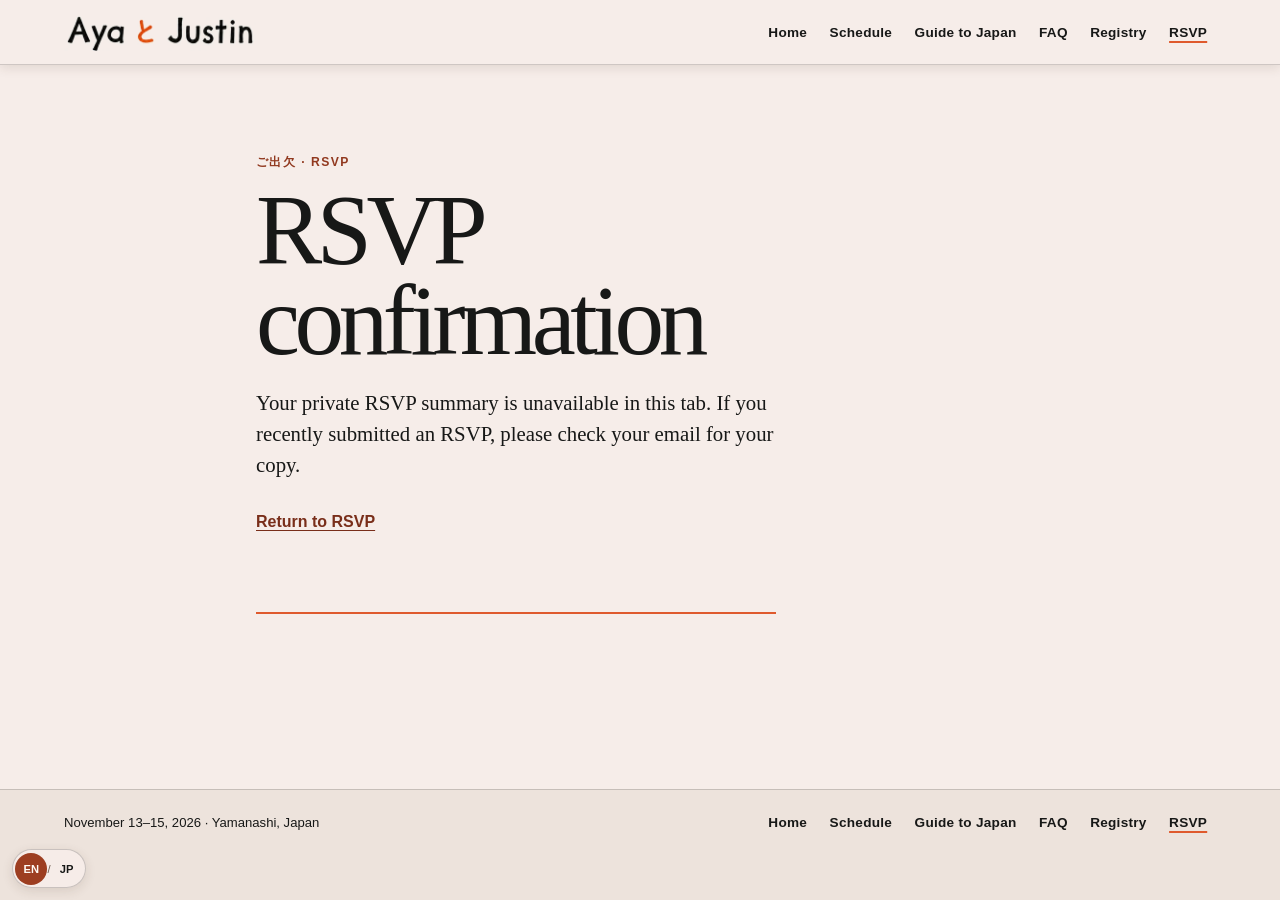
<file: rsvp/confirmation.html>
<!DOCTYPE html><html lang="en"><head><meta charSet="utf-8"/><meta name="viewport" content="width=device-width, initial-scale=1"/><link rel="preload" as="image" imageSrcSet="/assets/aya-justin-wordmark-400.webp 400w, /assets/aya-justin-wordmark-800.webp 800w" imageSizes="(min-width: 48.001rem) 12rem, 10rem"/><link rel="stylesheet" href="/assets/index-B3rKi8Eg.css" data-rsc-css-href="/assets/index-B3rKi8Eg.css" data-precedence="vite-rsc/importer-resources"/><link rel="modulepreload" href="/assets/layout-segment-context-Czh2c0Ok.js" crossorigin=""/><link rel="modulepreload" href="/assets/rolldown-runtime-S-ySWqyJ.js" crossorigin=""/><link rel="modulepreload" href="/assets/index-DdwU4Vy0.js" crossorigin=""/><link rel="modulepreload" href="/assets/framework-CXnKph_e.js" crossorigin=""/><link rel="modulepreload" href="/assets/language-provider-RX_KWoCj.js" crossorigin=""/><link rel="modulepreload" href="/assets/language-switcher-CTMko5D6.js" crossorigin=""/><link rel="modulepreload" href="/assets/rsvp-confirmation-context-CZmrRR7h.js" crossorigin=""/><link rel="modulepreload" href="/assets/site-header-Tp96U2gu.js" crossorigin=""/><link rel="modulepreload" href="/assets/rsvp-confirmation-view-BuXHze2o.js" crossorigin=""/><link rel="modulepreload" href="/assets/site-footer-CfbejqvP.js" crossorigin=""/><title>RSVP confirmation | Aya と Justin</title><meta name="description" content="Private RSVP confirmation for Aya and Justin&#x27;s wedding."/><meta name="robots" content="noindex, nofollow"/><link rel="icon" href="https://ayatojb.jp/favicon.ico" sizes="16x16 32x32 48x48" type="image/vnd.microsoft.icon"/><link rel="icon" href="https://ayatojb.jp/icon-192.png" sizes="192x192" type="image/png"/><link rel="apple-touch-icon" href="https://ayatojb.jp/apple-touch-icon.png" sizes="180x180" type="image/png"/><link rel="canonical" href="https://ayatojb.jp/rsvp/confirmation"/><meta name="theme-color" content="#f6ede9"/><meta name="color-scheme" content="light"/><script>self.__VINEXT_RSC_PARAMS__={}</script><script>self.__VINEXT_RSC_NAV__={"pathname":"/rsvp/confirmation","searchParams":[]}</script><link rel="modulepreload" href="/assets/index-DdwU4Vy0.js" />
</head><body><div class="content-page"><header class="site-header"><a class="skip-link" href="#main-content">Skip to content</a><div class="site-header__inner"><a href="/" class="site-wordmark" aria-label="Aya and Justin home"><img src="/assets/aya-justin-wordmark-400.webp" srcSet="/assets/aya-justin-wordmark-400.webp 400w, /assets/aya-justin-wordmark-800.webp 800w" sizes="(min-width: 48.001rem) 12rem, 10rem" width="400" height="78" alt=""/></a><nav class="site-nav site-nav--desktop" aria-label="Main navigation"><ul><li><a href="/">Home</a></li><li><a href="/schedule">Schedule</a></li><li><a href="/guide">Guide to Japan</a></li><li><a href="/faq">FAQ</a></li><li><a href="/registry">Registry</a></li><li><a href="/rsvp" aria-current="page">RSVP</a></li></ul></nav><button class="site-menu-toggle" type="button" aria-expanded="false" aria-controls="mobile-site-navigation" aria-label="Open navigation"><span aria-hidden="true"></span><span aria-hidden="true"></span><span aria-hidden="true"></span></button></div><div class="site-mobile-panel" id="mobile-site-navigation" hidden=""><nav class="site-mobile-nav" aria-label="Mobile navigation"><ul><li><a href="/">Home</a></li><li><a href="/schedule">Schedule</a></li><li><a href="/guide">Guide to Japan</a></li><li><a href="/faq">FAQ</a></li><li><a href="/registry">Registry</a></li><li><a href="/rsvp" aria-current="page">RSVP</a></li></ul></nav></div></header><main id="main-content" tabindex="-1" class="content-page__main rsvp-confirmation-page"><section class="rsvp-confirmation-fallback" aria-labelledby="rsvp-confirmation-heading"><p class="page-kicker">ご出欠 · RSVP</p><h1 id="rsvp-confirmation-heading">RSVP confirmation</h1><p>Your private RSVP summary is unavailable in this tab. If you recently submitted an RSVP, please check your email for your copy.</p><a href="/rsvp">Return to RSVP</a></section></main><footer class="site-footer"><div class="site-footer__inner"><p><time dateTime="2026-11-13">November 13</time>–<time dateTime="2026-11-15">15, 2026</time> · Yamanashi, Japan</p><nav aria-label="Footer navigation"><ul><li><a href="/">Home</a></li><li><a href="/schedule">Schedule</a></li><li><a href="/guide">Guide to Japan</a></li><li><a href="/faq">FAQ</a></li><li><a href="/registry">Registry</a></li><li><a href="/rsvp" aria-current="page">RSVP</a></li></ul></nav></div></footer></div><div class="language-switcher" role="group" aria-label="Website language"><button type="button" lang="en" aria-label="English" title="English" aria-pressed="true">EN</button><span class="language-switcher__divider" aria-hidden="true">/</span><button type="button" lang="ja" aria-label="日本語" title="日本語" aria-pressed="false">JP</button></div><script id="_R_">import("/assets/index-DdwU4Vy0.js")</script></body></html><script>self.__VINEXT_RSC_CHUNKS__=self.__VINEXT_RSC_CHUNKS__||[];self.__VINEXT_RSC_CHUNKS__.push("2:I[\"9510326f728e\",[],\"LanguageProvider\",1]\n3:I[\"8c0f216c4604\",[],\"Children\",1]\n4:I[\"a89a9ee8b081\",[],\"LanguageSwitcher\",1]\n6:I[\"15c18cfaeeff\",[],\"LayoutSegmentProvider\",1]\n7:I[\"8c0f216c4604\",[],\"Slot\",1]\n8:I[\"593f344dc510\",[],\"RedirectBoundary\",1]\n:HL[\"/assets/index-B3rKi8Eg.css\",\"style\"]\n")</script><script>self.__VINEXT_RSC_CHUNKS__=self.__VINEXT_RSC_CHUNKS__||[];self.__VINEXT_RSC_CHUNKS__.push("0:{\"__route\":\"route:/rsvp/confirmation\",\"__interceptionContext\":null,\"__layoutIds\":[\"layout:/\",\"layout:/rsvp\"],\"__rootLayout\":\"/\",\"page:/rsvp/confirmation\":\"$L1\",\"layout:/\":[[[[\"$\",\"link\",\"css:/assets/index-B3rKi8Eg.css\",{\"rel\":\"stylesheet\",\"precedence\":\"vite-rsc/importer-resources\",\"href\":\"/assets/index-B3rKi8Eg.css\",\"data-rsc-css-href\":\"/assets/index-B3rKi8Eg.css\"}],\"$undefined\"],[\"$\",\"html\",null,{\"lang\":\"en\",\"children\":[\"$\",\"body\",null,{\"children\":[\"$\",\"$L2\",null,{\"children\":[[\"$\",\"$L3\",null,{}],[\"$\",\"$L4\",null,{}]]}]}]}]],null],\"layout:/rsvp\":\"$L5\",\"route:/rsvp/confirmation\":[[[\"$\",\"meta\",null,{\"charSet\":\"utf-8\"}],[[\"$\",\"title\",\"0\",{\"children\":\"RSVP confirmation | Aya と Justin\"}],[\"$\",\"meta\",\"1\",{\"name\":\"description\",\"content\":\"Private RSVP confirmation for Aya and Justin's wedding.\"}],[\"$\",\"meta\",\"2\",{\"name\":\"robots\",\"content\":\"noindex, nofollow\"}],[\"$\",\"link\",\"3\",{\"rel\":\"icon\",\"href\":\"https://ayatojb.jp/favicon.ico\",\"sizes\":\"16x16 32x32 48x48\",\"type\":\"image/vnd.microsoft.icon\"}],[\"$\",\"link\",\"4\",{\"rel\":\"icon\",\"href\":\"https://ayatojb.jp/icon-192.png\",\"sizes\":\"192x192\",\"type\":\"image/png\"}],[\"$\",\"link\",\"5\",{\"rel\":\"apple-touch-icon\",\"href\":\"https://ayatojb.jp/apple-touch-icon.png\",\"sizes\":\"180x180\",\"type\":\"image/png\"}],[\"$\",\"link\",\"6\",{\"rel\":\"canonical\",\"href\":\"https://ayatojb.jp/rsvp/confirmation\"}]],[[\"$\",\"meta\",\"0\",{\"name\":\"viewport\",\"content\":\"width=device-width, initial-scale=1\"}],[\"$\",\"meta\",\"1\",{\"name\":\"theme-color\",\"content\":\"#f6ede9\"}],[\"$\",\"meta\",\"2\",{\"name\":\"color-scheme\",\"content\":\"light\"}]]],[\"$\",\"$L6\",null,{\"segmentMap\":{\"children\":[\"rsvp\",\"confirmation\"]},\"children\":[\"$\",\"$L7\",null,{\"id\":\"layout:/\",\"parallelSlots\":\"$undefined\",\"children\":[\"$\",\"$L6\",null,{\"segmentMap\":{\"children\":[\"confirmation\"]},\"children\":[\"$\",\"$L7\",null,{\"id\":\"layout:/rsvp\",\"parallelSlots\":\"$undefined\",\"children\":[\"$\",\"$L8\",null,{\"children\":[\"$\",\"$L6\",null,{\"segmentMap\":{\"children\":[]},\"children\":[\"$\",\"$L7\",null,{\"id\":\"page:/rsvp/confirmation\"}]}]}]}]}]}]}]],\"__layoutFlags\":{\"layout:/rsvp\":\"s\",\"layout:/\":\"s\"},\"__artifactCompatibility\":{\"schemaVersion\":1,\"graphVersion\":\"app-route-graph:pj2l7w19thg08\",\"deploymentVersion\":\"82f11ced-8125-4d10-b4c3-f60411bf3c9e\",\"appElementsSchemaVersion\":1,\"rscPayloadSchemaVersion\":1,\"rootBoundaryId\":\"/\",\"renderEpoch\":null}}\n")</script><script>self.__VINEXT_RSC_CHUNKS__=self.__VINEXT_RSC_CHUNKS__||[];self.__VINEXT_RSC_CHUNKS__.push("9:I[\"27448f80c6f8\",[],\"RsvpConfirmationProvider\",1]\n5:[[\"$\",\"$L9\",null,{\"children\":[\"$\",\"$L3\",null,{}]}],null]\n")</script><script>self.__VINEXT_RSC_CHUNKS__=self.__VINEXT_RSC_CHUNKS__||[];self.__VINEXT_RSC_CHUNKS__.push("a:I[\"359144e7a14d\",[],\"SiteHeader\",1]\nb:I[\"8deb9a7b2f7d\",[],\"RsvpConfirmationView\",1]\nc:I[\"5af10dddaa75\",[],\"SiteFooter\",1]\n1:[\"$\",\"div\",null,{\"className\":\"content-page\",\"children\":[[\"$\",\"$La\",null,{\"currentPath\":\"/rsvp\"}],[\"$\",\"main\",null,{\"id\":\"main-content\",\"tabIndex\":-1,\"className\":\"content-page__main rsvp-confirmation-page\",\"children\":[\"$undefined\",[\"$\",\"$Lb\",null,{}]]}],[\"$\",\"$Lc\",null,{\"currentPath\":\"/rsvp\"}]]}]\n")</script><script>self.__VINEXT_RSC_DONE__=true</script>
</file>
<file: assets/index-B3rKi8Eg.css>
:root{--lightningcss-light:initial;--lightningcss-dark: ;color-scheme:light;background:#f6ede9;font-family:system-ui,sans-serif}*,:before,:after{box-sizing:border-box}html{-webkit-text-size-adjust:100%;-moz-text-size-adjust:100%;text-size-adjust:100%;background:#f6ede9;min-block-size:100%;min-inline-size:20rem}body{background:#f6ede9;min-block-size:100svh;margin:0;overflow-x:hidden}.invitation{min-block-size:100svh;padding-block:max(.5rem, env(safe-area-inset-top)) max(.5rem, env(safe-area-inset-bottom));padding-inline:max(.5rem, env(safe-area-inset-left)) max(.5rem, env(safe-area-inset-right));grid-template-columns:minmax(0,1fr);place-content:center;justify-items:center;gap:.75rem;display:grid}.invitation__artwork{isolation:isolate;inline-size:min(100%,42rem);margin:0;position:relative;overflow:hidden}.invitation__artwork picture{display:block}.invitation__artwork img{color:#171817;block-size:auto;inline-size:100%;display:block}.event-copy{clip:rect(0 0 0 0);clip-path:inset(50%);white-space:nowrap;border:0;block-size:1px;inline-size:1px;margin:-1px;padding:0;position:absolute;overflow:hidden}.cloud-reveal{z-index:1;pointer-events:none;position:absolute;inset:0;overflow:hidden}.cloud-bank{will-change:transform, opacity;block-size:75%;inline-size:84%;position:absolute;inset-block-start:-8%;overflow:visible}.cloud-bank--left{animation:4.6s cubic-bezier(.2,.72,.15,1) .4s both cloud-drift-left;inset-inline-start:-8%}.cloud-bank--right{animation:4.8s cubic-bezier(.2,.72,.15,1) .4s both cloud-drift-right;inset-block-start:-11%;inset-inline-end:-8%}.cloud-bank__layer{block-size:100%;inline-size:100%;position:absolute;inset:0;overflow:visible}.cloud-bank--left .cloud-bank__layer--rear{animation:4.6s cubic-bezier(.2,.72,.15,1) .4s both cloud-rear-counter-left}.cloud-bank--right .cloud-bank__layer--rear{animation:4.8s cubic-bezier(.2,.72,.15,1) .4s both cloud-rear-counter-right}.cloud-cluster{fill:#fffaf5;stroke:#cdbdaf;stroke-linecap:round;stroke-linejoin:round;stroke-width:2px;vector-effect:non-scaling-stroke}.cloud-cluster--rear{stroke-width:1.6px}.cloud-bank__detail{fill:none;stroke:#cdbdaf;stroke-linecap:round;stroke-linejoin:round;stroke-width:2px;vector-effect:non-scaling-stroke;opacity:.68;stroke-width:1.25px}.invitation__artwork[data-cloud-reveal=reset] .cloud-bank,.invitation__artwork[data-cloud-reveal=reset] .cloud-bank__layer--rear{opacity:1;animation:none;transform:translate(0,0)}@keyframes cloud-drift-left{0%{opacity:1;transform:translate(0,0)rotate(0)}80%{opacity:1}to{opacity:0;transform:translate(-118%,-3%)rotate(-.8deg)}}@keyframes cloud-drift-right{0%{opacity:1;transform:translate(0,0)rotate(0)}80%{opacity:1}to{opacity:0;transform:translate(118%,-2%)rotate(.65deg)}}@keyframes cloud-rear-counter-left{0%{transform:translate(0,0)}to{transform:translate(7%)}}@keyframes cloud-rear-counter-right{0%{transform:translate(0,0)}to{transform:translate(-7%)}}.replay-reveal{z-index:2;color:#d84b27;cursor:pointer;opacity:0;visibility:hidden;-webkit-tap-highlight-color:transparent;background:#f6ede9e0;border:1px solid #7c635247;border-radius:50%;place-items:center;block-size:2.75rem;inline-size:2.75rem;padding:0;transition:opacity .2s,transform .2s,border-color .15s;display:grid;position:fixed;inset-block-end:max(.75rem, env(safe-area-inset-bottom));inset-inline-end:max(.75rem, env(safe-area-inset-right));transform:translateY(.35rem);box-shadow:0 .2rem .75rem #402b1f14}.replay-reveal[hidden]{display:none}.replay-reveal.is-visible{opacity:.76;visibility:visible;transform:translateY(0)}.replay-reveal svg{fill:none;stroke:currentColor;stroke-linecap:round;stroke-linejoin:round;stroke-width:2px;block-size:1.25rem;inline-size:1.25rem}.replay-reveal:focus-visible{opacity:1;outline-offset:3px;outline:2px solid #171817}.rsvp{text-align:center;justify-items:center;display:grid}.rsvp__button{color:#171817;letter-spacing:.18em;-webkit-tap-highlight-color:transparent;background:#df5a2d;border:1.5px solid #171817;border-radius:.45rem .6rem .5rem .7rem/.6rem .45rem .65rem .5rem;place-items:center;min-block-size:3.25rem;min-inline-size:9rem;padding:.8rem 1.85rem;font-family:Trebuchet MS,Segoe UI,sans-serif;font-size:.9rem;font-weight:700;line-height:1;text-decoration:none;transition:color .15s,background-color .15s,border-color .15s,transform .15s;display:inline-grid;transform:rotate(-.25deg);box-shadow:0 .18rem #17181724}.rsvp__button:focus-visible{color:#171817;outline-offset:3px;border-color:#171817;outline:3px solid #171817}@media (hover:hover){.replay-reveal:hover{opacity:1;border-color:#d84b27b8}.rsvp__button:hover{color:#171817;background:#e96b42;border-color:#171817;transform:translateY(-1px)rotate(-.25deg)}}@media (width>=43.75rem) and (height>=43.75rem){.invitation__artwork{inline-size:min(42rem,66.7101svh - 4.33616rem)}}@media (prefers-reduced-motion:reduce){.cloud-reveal,.replay-reveal{display:none!important}.rsvp__button{transition:none}}@media (forced-colors:active){html,body,.invitation{background:canvas}.invitation__artwork img{forced-color-adjust:none}.cloud-reveal,.replay-reveal{display:none!important}.rsvp__button{color:linktext;box-shadow:none;background:canvas;border-color:linktext}}@media print{@page{size:portrait;margin:0}.invitation{min-block-size:100vh;padding:0}.invitation__artwork,.invitation__artwork img{max-block-size:100vh;inline-size:auto;max-inline-size:100%}.cloud-reveal,.replay-reveal,.rsvp{display:none!important}}@font-face{font-family:Mali;font-style:normal;font-weight:600;font-display:swap;src:url(/fonts/mali-600.woff2)format("woff2")}@font-face{font-family:Mali;font-style:normal;font-weight:700;font-display:swap;src:url(/fonts/mali-700.woff2)format("woff2")}@font-face{font-family:Yomogi;font-style:normal;font-weight:400;font-display:swap;src:url(/fonts/yomogi-400.woff2)format("woff2")}:root{--paper:#f6ede9;--ink:#171817;--vermilion:#df5a2d;--maple-gold:#e9a13a;--moss:#727866;--cloud-taupe:#cdbdaf;--cloud-cream:#fffaf5;--paper-shadow:#4a34251f;--font-display:"Mali", "Yomogi", "Hiragino Maru Gothic ProN", sans-serif;--font-body:"Iowan Old Style", "Palatino Linotype", "Book Antiqua", Georgia, serif;--font-utility:"Trebuchet MS", "Segoe UI", sans-serif;--site-header-height:4rem}.content-page{--font-display:"Iowan Old Style", "Palatino Linotype", "Book Antiqua", Georgia, serif;color:var(--ink);font-family:var(--font-body)}.content-page a:focus-visible,.content-page button:focus-visible,.content-page summary:focus-visible,.site-header a:focus-visible,.site-header button:focus-visible,.language-switcher button:focus-visible,.home-links a:focus-visible{outline:3px solid var(--vermilion);outline-offset:3px}.content-page{background:var(--paper);grid-template-rows:auto 1fr auto;grid-template-columns:minmax(0,1fr);min-block-size:100svh;display:grid}.skip-link{z-index:10;min-block-size:2.75rem;color:var(--paper);font-family:var(--font-utility);background:var(--ink);align-items:center;padding-inline:1rem;font-weight:700;text-decoration:none;display:flex;position:fixed;inset-block-start:.75rem;inset-inline-start:.75rem;transform:translateY(-160%)}.skip-link:focus-visible{transform:translateY(0)}.site-header{z-index:5;box-shadow:0 .2rem .65rem var(--paper-shadow);background:#f6ede9f5;border-block-end:1px solid #1718172e;position:sticky;inset-block-start:0}.site-header--landing{z-index:8;box-shadow:none;background:0 0;border:0;position:fixed;inset:0 0 auto}.site-header--landing .site-header__inner{inline-size:100%;padding-inline:max(1rem, env(safe-area-inset-left)) max(1rem, env(safe-area-inset-right));opacity:0;pointer-events:none;visibility:hidden;justify-content:flex-end;transition:opacity .5s,transform .5s,visibility .5s;transform:translateY(-.5rem)}.site-header--landing.is-visible .site-header__inner{opacity:1;pointer-events:auto;visibility:visible;transform:translateY(0)}.site-header--landing .site-wordmark{display:none}.site-header--landing .site-nav--desktop{-webkit-backdrop-filter:blur(.4rem);backdrop-filter:blur(.4rem);background:#f6ede9e6;border:1px solid #17181724;border-radius:999px;padding:.15rem .35rem;box-shadow:0 .25rem .9rem #4a34251a}.site-header__inner,.content-page__main,.site-footer__inner{inline-size:min(100% - 2rem,72rem);margin-inline:auto}.site-header__inner{justify-content:space-between;align-items:center;gap:.5rem 1rem;min-block-size:4rem;display:flex}.language-switcher{z-index:9;box-shadow:0 .2rem .65rem var(--paper-shadow);-webkit-backdrop-filter:blur(.4rem);backdrop-filter:blur(.4rem);background:#f6ede9f5;border:1px solid #17181733;border-radius:999px;align-items:center;padding:.15rem;transition:box-shadow .16s;display:inline-flex;position:fixed;inset-block-end:max(.75rem, env(safe-area-inset-bottom));inset-inline-start:max(.75rem, env(safe-area-inset-left))}.language-switcher:hover,.language-switcher:focus-within{box-shadow:0 .25rem .85rem #4a342533}.language-switcher button{min-block-size:2rem;min-inline-size:2rem;color:var(--ink);font-family:var(--font-utility);white-space:nowrap;cursor:pointer;background:0 0;border:0;border-radius:999px;padding:.25rem .4rem;font-size:.7rem;font-weight:700}.language-switcher__divider{color:#6f5c50;font-family:var(--font-utility);font-size:.7rem}.language-switcher button[aria-pressed=true]{color:var(--cloud-cream);background:#9d3e21}html[lang=ja]{--font-body:"Hiragino Kaku Gothic ProN", "Yu Gothic", Meiryo, sans-serif;--font-utility:"Hiragino Kaku Gothic ProN", "Yu Gothic", Meiryo, sans-serif;line-break:strict}html[lang=ja] .content-page{--font-display:"Hiragino Mincho ProN", "Yu Mincho", "Noto Serif CJK JP", serif}.site-wordmark,.site-nav a,.site-footer a{color:var(--ink)}.site-wordmark{flex:none;align-items:center;min-block-size:2.75rem;text-decoration:none;display:inline-flex}.site-wordmark img{mix-blend-mode:darken;block-size:auto;inline-size:clamp(9rem,28vw,10rem);display:block}@media (width>=48.001rem){.site-wordmark img{inline-size:12rem}}.site-nav ul,.site-footer ul{flex-wrap:wrap;justify-content:flex-end;align-items:center;gap:.1rem .3rem;margin:0;padding:0;list-style:none;display:flex}.site-nav a,.site-footer a{min-block-size:2.75rem;font-family:var(--font-utility);letter-spacing:.02em;align-items:center;padding-inline:.55rem;font-size:.85rem;font-weight:700;text-decoration:none;display:inline-flex}.site-nav a[aria-current=page],.site-footer a[aria-current=page]{text-decoration:underline;-webkit-text-decoration-color:var(--vermilion);text-decoration-color:var(--vermilion);text-underline-offset:.28em;text-decoration-thickness:.14em}.site-menu-toggle,.site-mobile-panel{display:none}.content-page__main{inline-size:min(100% - 2rem,72rem);min-inline-size:0;padding-block:clamp(2rem,5vw,4rem)}.content-page__main>*{max-inline-size:65ch}.site-footer{background:#cdbdaf38;border-block-start:1px solid #1718172e}.site-footer__inner{min-block-size:5rem;padding-block:.6rem calc(3.5rem + env(safe-area-inset-bottom));justify-content:space-between;align-items:center;gap:.5rem 1rem;display:flex}.site-footer p{font-family:var(--font-utility);margin:0;font-size:.82rem}.home-links{text-align:center;justify-items:center;gap:.45rem;inline-size:min(100%,42rem);margin-block-start:.35rem;display:grid}.home-links p{color:#6f5c50;font-family:var(--font-display);margin:0;font-size:1rem}.home-links div{flex-wrap:wrap;justify-content:center;gap:.45rem;display:flex}.home-links a{min-block-size:2.75rem;color:var(--ink);font-family:var(--font-utility);text-underline-offset:.25em;align-items:center;padding-inline:.85rem;font-size:.84rem;font-weight:700;text-decoration-thickness:.1em;display:inline-flex}.faq-page{inline-size:min(100%,52rem);max-inline-size:52rem;margin-inline:auto;padding-block:clamp(1rem,3vw,2rem)}.faq-intro{margin-block-end:clamp(2rem,5vw,3.5rem)}.faq-eyebrow{color:#9d3e21;font-family:var(--font-utility);letter-spacing:.14em;text-transform:uppercase;margin:0 0 1rem;font-size:.75rem;font-weight:700}.faq-intro h1{max-inline-size:12ch;font-family:var(--font-display);letter-spacing:-.035em;margin:0;font-size:clamp(2.8rem,7vw,4.75rem);font-weight:500;line-height:1.05}.faq-intro>p:last-child{margin:1.25rem 0 0;font-size:clamp(1.05rem,2vw,1.2rem);line-height:1.6}.faq-list{border-block-start:1px solid #17181738}.faq-item{border-block-end:1px solid #17181738;scroll-margin-block-start:calc(var(--site-header-height) + 1.5rem)}.faq-item>summary{cursor:pointer;justify-content:space-between;align-items:center;gap:1.5rem;min-block-size:4.5rem;padding-block:1.4rem;list-style:none;display:flex}.faq-item>summary::-webkit-details-marker{display:none}.faq-item h2{font-family:var(--font-body);margin:0;font-size:clamp(1.1rem,2vw,1.3rem);font-weight:600;line-height:1.45}.faq-item__indicator{color:#9d3e21;flex:0 0 1rem;block-size:1rem;inline-size:1rem;position:relative}.faq-item__indicator:before,.faq-item__indicator:after{content:"";background:currentColor;block-size:2px;position:absolute;inset:calc(50% - 1px) 0 auto}.faq-item__indicator:after{transform:rotate(90deg)}.faq-item[open] .faq-item__indicator:after{display:none}.faq-answer{overflow-wrap:break-word;padding-block-end:1.75rem;padding-inline-end:clamp(0rem,4vw - 1rem,2.5rem);font-size:1.075rem;line-height:1.75}.faq-answer p{margin:0 0 1rem}.faq-answer p:last-child{margin-block-end:0}.faq-answer a{color:#9d3e21;text-underline-offset:.25em;text-decoration:underline}.registry-page{text-align:center;align-content:center;justify-items:center;gap:clamp(1.35rem,3vw,2rem);min-block-size:min(36rem,100svh - 9rem);inline-size:min(100%,42rem);margin-inline:auto;padding-block:clamp(3rem,10vw,7rem);display:grid}.registry-page:before{content:"";background:var(--vermilion);border-radius:999px;block-size:.18rem;inline-size:3.5rem}.registry-page h1{font-family:var(--font-display);letter-spacing:-.035em;margin:0;font-size:clamp(3rem,7vw,5.25rem);font-weight:500;line-height:.98}.registry-message{text-wrap:pretty;max-inline-size:38rem;margin:0;font-size:clamp(1.15rem,2.5vw,1.45rem);line-height:1.65}.rsvp-page{inline-size:min(100% - 2rem,48rem);max-inline-size:48rem;padding-block:clamp(2.5rem,7vw,5.5rem)}.rsvp-intro{border-block-end:.14rem solid var(--vermilion);padding-block-end:clamp(2.5rem,6vw,4.25rem)}.rsvp-intro .page-kicker{color:#91391f;font-family:var(--font-utility);letter-spacing:.12em;text-transform:uppercase;margin:0 0 .8rem;font-size:.76rem;font-weight:700}.rsvp-intro h1{font-family:var(--font-display);letter-spacing:-.055em;margin:0;font-size:clamp(3.6rem,11vw,6.75rem);font-weight:400;line-height:.9}.rsvp-intro>p:last-child{margin:1.1rem 0 0;font-size:clamp(1.08rem,2.5vw,1.3rem);line-height:1.5}.rsvp-form{gap:clamp(1.5rem,4vw,2.25rem);min-inline-size:0;padding-block-start:clamp(2.25rem,6vw,4.25rem);display:grid;position:relative}.rsvp-name-grid{grid-template-columns:repeat(2,minmax(0,1fr));gap:1rem clamp(1rem,4vw,2rem);display:grid}.rsvp-field,.rsvp-question,.rsvp-conditional{min-inline-size:0}.rsvp-field,.rsvp-conditional{gap:.55rem;display:grid}.rsvp-question{border:0;border-block-start:1px solid #17181738;gap:.85rem;margin:0;padding:clamp(1.6rem,4vw,2.35rem) 0 0;display:grid}.rsvp-field>label,.rsvp-arrival>label,.rsvp-question>legend{font-family:var(--font-display);padding:0;font-size:clamp(1.08rem,2.2vw,1.28rem);font-weight:700;line-height:1.3}.rsvp-required{color:#a83f21;font-family:var(--font-utility);margin-inline-start:.25rem;font-size:.85em}.rsvp-sr-only,.rsvp-honeypot{clip:rect(0 0 0 0);clip-path:inset(50%);white-space:nowrap;border:0;block-size:1px;inline-size:1px;margin:-1px;padding:0;position:absolute;overflow:hidden}.rsvp-field input,.rsvp-field textarea,.rsvp-date-control input{min-block-size:2.75rem;inline-size:100%;color:var(--ink);font-family:var(--font-body);background:#fffaf5b8;border:1px solid #17181785;border-radius:.28rem .4rem .34rem .46rem/.4rem .3rem .45rem .32rem;padding:.7rem .8rem;font-size:1rem;line-height:1.35}.rsvp-field textarea{resize:vertical;min-block-size:7.5rem}.rsvp-field input:hover,.rsvp-field textarea:hover,.rsvp-date-control input:hover{border-color:var(--ink)}.rsvp-field input:focus-visible,.rsvp-field textarea:focus-visible,.rsvp-date-control input:focus-visible,.rsvp-error-summary:focus-visible{border-color:var(--vermilion);outline:3px solid var(--vermilion);outline-offset:2px}.rsvp-field input[aria-invalid=true],.rsvp-field textarea[aria-invalid=true],.rsvp-date-control input[aria-invalid=true],.rsvp-question[aria-invalid=true]{border-color:#8f2519;box-shadow:0 0 0 2px #8f251929}.rsvp-support{color:#5e5048;max-inline-size:62ch;margin:-.15rem 0 0;font-size:.95rem;font-style:italic;line-height:1.55}.rsvp-choices{flex-wrap:wrap;gap:.6rem;display:flex}.rsvp-choice{cursor:pointer;min-block-size:2.75rem;font-family:var(--font-utility);background:#fffaf580;border:1px solid #17181785;border-radius:.35rem .48rem .4rem .55rem/.5rem .36rem .52rem .4rem;align-items:center;gap:.55rem;padding:.55rem .9rem;font-size:.9rem;font-weight:700;line-height:1.25;display:inline-flex}.rsvp-choice:hover{border-color:var(--ink)}.rsvp-choice:has(input:checked){color:#792e1a;background:#df5a2d21;border-color:#c64b27;box-shadow:inset 0 -.16rem #df5a2d40}.rsvp-choice:focus-within{outline:3px solid var(--vermilion);outline-offset:2px}.rsvp-choice input{accent-color:#c64b27;flex:none;block-size:1.15rem;inline-size:1.15rem;margin:0}.rsvp-choice input:focus-visible{outline:none}.rsvp-conditional{border-inline-start:.18rem solid var(--maple-gold);padding-inline-start:clamp(.8rem,3vw,1.4rem);animation:.18s ease-out both rsvp-reveal}.rsvp-conditional>.rsvp-question{border-block-start:0;padding-block-start:0}@keyframes rsvp-reveal{0%{opacity:0;transform:translateY(-.3rem)}to{opacity:1;transform:translateY(0)}}.rsvp-date-control{inline-size:fit-content;max-inline-size:100%;font-family:var(--font-utility);white-space:nowrap;grid-template-columns:auto minmax(4.5rem,6rem) auto;align-items:center;gap:.6rem;font-weight:700;display:grid}.rsvp-date-control input{appearance:textfield;text-align:center}.rsvp-date-control input::-webkit-inner-spin-button{appearance:none;margin:0}.rsvp-date-control input::-webkit-outer-spin-button{appearance:none;margin:0}.rsvp-field-error{color:#7f2419;font-family:var(--font-utility);margin:0;font-size:.84rem;font-weight:700;line-height:1.45}.rsvp-field-error span{color:#fff;background:#7f2419;border-radius:50%;place-items:center;block-size:1.25rem;inline-size:1.25rem;margin-inline-end:.18rem;display:inline-grid}.rsvp-error-summary{color:#5f1f17;background:#df5a2d1a;border:2px solid #8f2519;border-inline-start-width:.45rem;padding:1.15rem 1.25rem}.rsvp-error-summary h2{font-family:var(--font-display);margin:0;font-size:1.25rem}.rsvp-error-summary ul{gap:.35rem;margin:.65rem 0 0;padding-inline-start:1.2rem;display:grid}.rsvp-error-summary a{color:currentColor;text-underline-offset:.16em;line-height:1.4;text-decoration-thickness:.1em}.rsvp-submit{min-block-size:3.25rem;min-inline-size:9rem;color:var(--ink);font-family:var(--font-utility);letter-spacing:.14em;background:var(--vermilion);border:1.5px solid var(--ink);cursor:pointer;border-radius:.45rem .6rem .5rem .7rem/.6rem .45rem .65rem .5rem;justify-self:start;place-items:center;padding:.8rem 1.85rem;font-size:.9rem;font-weight:700;line-height:1;transition:background-color .15s,transform .15s;display:inline-grid;transform:rotate(-.25deg);box-shadow:0 .18rem #17181724}.rsvp-submit:hover:not(:disabled){background:var(--maple-gold);transform:rotate(.25deg)translateY(-1px)}.rsvp-submit:disabled{cursor:wait;opacity:.64}.rsvp-status{color:#772d1b;min-block-size:1.5rem;font-family:var(--font-utility);margin:-.8rem 0 0;font-size:.9rem;font-weight:700;line-height:1.45}.rsvp-success{color:#7b301d;font-family:var(--font-display);border-block-end:.18rem solid var(--vermilion);padding-block:clamp(3rem,9vw,6rem);font-size:clamp(1.8rem,5vw,3rem);line-height:1.2}:-webkit-any(.rsvp-form input:-webkit-autofill,.rsvp-form textarea:-webkit-autofill){-webkit-text-fill-color:var(--ink);caret-color:var(--ink);box-shadow:inset 0 0 0 1000px #fffaf5}:is(.rsvp-form input:autofill,.rsvp-form textarea:autofill){-webkit-text-fill-color:var(--ink);caret-color:var(--ink);box-shadow:inset 0 0 0 1000px #fffaf5}.rsvp-confirmation-page{inline-size:min(100% - 2rem,48rem);max-inline-size:48rem;padding-block:clamp(2.5rem,7vw,5.5rem)}.rsvp-confirmation-summary,.rsvp-confirmation-fallback,.rsvp-confirmation-next{min-inline-size:0}.rsvp-confirmation-summary,.rsvp-confirmation-fallback{border-block-end:.14rem solid var(--vermilion);padding-block-end:clamp(2.25rem,6vw,4.25rem)}.rsvp-confirmation-page .page-kicker{color:#91391f;font-family:var(--font-utility);letter-spacing:.12em;text-transform:uppercase;margin:0 0 .8rem;font-size:.76rem;font-weight:700}.rsvp-confirmation-page h1{font-family:var(--font-display);letter-spacing:-.055em;margin:0;font-size:clamp(3.2rem,10vw,6.2rem);font-weight:400;line-height:.92}.rsvp-confirmation-page h1:focus-visible,.rsvp-confirmation-page a:focus-visible{outline:3px solid var(--vermilion);outline-offset:3px}.rsvp-confirmation-intro,.rsvp-confirmation-fallback>p{max-inline-size:55ch;margin:1.25rem 0 0;font-size:clamp(1.08rem,2.5vw,1.3rem);line-height:1.5}.rsvp-confirmation-delivery{color:#69301f;font-family:var(--font-utility);border-inline-start:.28rem solid var(--vermilion);background:#df5a2d1a;margin:1.5rem 0 0;padding:1rem 1.1rem;font-weight:700;line-height:1.5}.rsvp-confirmation-summary dl{border-block-start:1px solid #17181747;grid-template-columns:minmax(10rem,.75fr) minmax(0,1.25fr);gap:0;margin:clamp(1.75rem,5vw,2.75rem) 0 0;display:grid}.rsvp-confirmation-summary dt,.rsvp-confirmation-summary dd{border-block-end:1px solid #1718172e;min-inline-size:0;margin:0;padding:.95rem 0}.rsvp-confirmation-summary dt{color:#5e5048;font-family:var(--font-utility);letter-spacing:.08em;text-transform:uppercase;font-size:.78rem;font-weight:700;line-height:1.35}.rsvp-confirmation-summary dd{overflow-wrap:anywhere;font-size:1.03rem;line-height:1.5}.rsvp-confirmation-answer--identity{overflow-wrap:anywhere}.rsvp-confirmation-answer--dietary{white-space:pre-wrap}.rsvp-confirmation-fallback>a,.rsvp-confirmation-next a{color:#792e1a;min-block-size:2.75rem;font-family:var(--font-utility);text-underline-offset:.18em;align-items:center;font-weight:700;line-height:1.35;display:inline-flex}.rsvp-confirmation-fallback>a{margin-block-start:1.25rem}.rsvp-confirmation-next{padding-block:clamp(2.25rem,6vw,4.25rem) 0}.rsvp-confirmation-next h2{font-family:var(--font-display);margin:0;font-size:clamp(1.7rem,4vw,2.25rem);line-height:1}.rsvp-confirmation-next p{margin:.8rem 0 0;line-height:1.55}.schedule-page{max-inline-size:none}.schedule-hero{grid-template-columns:minmax(0,.88fr) minmax(24rem,1.12fr);align-items:center;gap:clamp(2rem,6vw,5.5rem);padding-block-end:clamp(3.5rem,8vw,6.5rem);display:grid}.schedule-eyebrow,.schedule-day__heading>p:first-child,.schedule-guide-link>p:first-child{color:#9d3e21;font-family:var(--font-utility);letter-spacing:.13em;text-transform:uppercase;margin:0 0 .8rem;font-size:.78rem;font-weight:700}.schedule-hero h1{max-inline-size:12ch;font-family:var(--font-display);letter-spacing:-.045em;text-wrap:balance;margin:0;font-size:clamp(2.75rem,6.5vw,5.75rem);font-weight:400;line-height:.94}.schedule-intro{max-inline-size:35rem;margin:1.5rem 0 0;font-size:clamp(1.08rem,2vw,1.3rem);line-height:1.55}.schedule-hero__note{color:#6f5c50;max-inline-size:32rem;font-family:var(--font-utility);margin:1rem 0 0;font-size:.82rem;line-height:1.5}.schedule-map-panel{box-shadow:.8rem .9rem 0 var(--cloud-taupe);background:#fffaf5b8;border:1px solid #17181726;padding:clamp(1rem,2.5vw,1.75rem);position:relative;transform:rotate(1deg)}.japan-map{margin:0}.japan-map__visual{aspect-ratio:732/777;inline-size:min(100%,31rem);margin-inline:auto;position:relative;overflow:hidden}.japan-map__visual img{block-size:100%;inline-size:100%;display:block}.japan-map__markers{position:absolute;inset:0}.japan-map__marker{z-index:1;block-size:1px;inline-size:1px;position:absolute;inset-block-start:var(--marker-y);inset-inline-start:var(--marker-x)}.japan-map__marker-label{z-index:2;min-block-size:2.75rem;max-inline-size:10rem;color:var(--ink);font-family:var(--font-utility);white-space:nowrap;background:#f6ede9f5;border:1px solid #17181740;align-items:center;padding:.26rem .42rem;font-size:clamp(.61rem,1.2vw,.75rem);font-weight:700;line-height:1.15;text-decoration:none;display:inline-flex;position:absolute;box-shadow:0 .12rem .24rem #4a342529}.japan-map__leader{z-index:1;inline-size:var(--leader-length);background:var(--ink);block-size:1px;transform:rotate(var(--leader-angle));transform-origin:0;position:absolute;inset-block-start:0;inset-inline-start:0}.japan-map__marker:before{z-index:3;content:"";background:var(--vermilion);border:2px solid var(--paper);block-size:.62rem;inline-size:.62rem;box-shadow:0 0 0 1px var(--ink);border-radius:50%;position:absolute;inset:0;transform:translate(-50%,-50%)}.japan-map__marker--tokyo .japan-map__marker-label{transform:translate(-50%,calc(-100% - 1.6rem))}.japan-map__marker--tokyo .japan-map__leader{--leader-length:1.65rem;--leader-angle:-90deg}.japan-map__marker--fuji .japan-map__marker-label{transform:translate(2.65rem,-50%)}.japan-map__marker--fuji .japan-map__leader{--leader-length:2.7rem;--leader-angle:0deg}.japan-map__marker--kyoto .japan-map__marker-label{transform:translate(calc(-100% - 1.15rem),-50%)}.japan-map__marker--kyoto .japan-map__leader{--leader-length:1.2rem;--leader-angle:180deg}.japan-map__marker--osaka .japan-map__marker-label{transform:translate(-50%,1.6rem)}.japan-map__marker--osaka .japan-map__leader{--leader-length:1.65rem;--leader-angle:90deg}.schedule-timeline{--schedule-date-width:clamp(12rem, 24vw, 18rem);--schedule-column-gap:clamp(2.5rem, 6vw, 5.5rem);gap:clamp(3.5rem,7vw,6rem);display:grid;position:relative}.schedule-timeline:before{content:"";background:var(--vermilion);inline-size:2px;position:absolute;inset-block:0;inset-inline-start:calc(var(--schedule-date-width) + var(--schedule-column-gap) * .5)}.schedule-day{grid-template-columns:var(--schedule-date-width) minmax(0, 1fr);gap:var(--schedule-column-gap);display:grid}.schedule-day__heading{text-align:end;align-self:start;padding-block-start:.25rem;position:relative}.schedule-day__heading:after{content:"";background:var(--maple-gold);border:3px solid var(--paper);block-size:.9rem;inline-size:.9rem;box-shadow:0 0 0 2px var(--vermilion);border-radius:50%;position:absolute;inset-block-start:.35rem;inset-inline-end:calc(var(--schedule-column-gap) * -.5 - .45rem)}.schedule-day__heading h2{font-family:var(--font-display);margin:0;font-size:clamp(1.8rem,4vw,2.8rem);font-weight:400;line-height:1}.schedule-day__heading h2 span{color:var(--vermilion);font-family:var(--font-utility);letter-spacing:.1em;text-transform:uppercase;margin-block-end:.3rem;font-size:.72rem;display:block}.schedule-day__theme{color:#6f5c50;margin:.65rem 0 0;font-style:italic}.schedule-events{gap:0;margin:0;padding:0;list-style:none;display:grid}.schedule-event{border-block-start:1px solid #1718172e;grid-template-columns:minmax(7.5rem,.28fr) minmax(0,1fr);gap:clamp(1rem,3vw,2.5rem);padding-block:1.45rem;display:grid}.schedule-event:first-child{border-block-start:0;padding-block-start:.2rem}.schedule-event__time{color:#7b351f;font-family:var(--font-utility);letter-spacing:.04em;text-transform:uppercase;margin:0;font-size:.75rem;font-weight:700;line-height:1.35}.schedule-event h3{margin:0;font-size:clamp(1.08rem,2vw,1.32rem);font-weight:400;line-height:1.25}.schedule-event__location,.schedule-event__note{margin:.38rem 0 0;line-height:1.45}.schedule-event__location{color:#51463f}.schedule-event__note{color:#6f5c50;font-style:italic}.schedule-event__note a{color:inherit;text-underline-offset:.16em;text-decoration:underline}.schedule-guide-link{text-align:center;border-block:1px solid #17181733;max-inline-size:46rem;margin:clamp(4rem,9vw,8rem) auto 0;padding:clamp(1.5rem,4vw,2.5rem)}.schedule-guide-link h2{font-family:var(--font-display);margin:0;font-size:clamp(2rem,5vw,3.5rem);font-weight:400;line-height:1}.schedule-guide-link>p:not(:first-child){max-inline-size:38rem;margin:1rem auto 0;line-height:1.55}.schedule-guide-link a{min-block-size:2.75rem;color:var(--ink);font-family:var(--font-utility);-webkit-text-decoration-color:var(--vermilion);text-decoration-color:var(--vermilion);text-underline-offset:.25em;align-items:center;margin-block-start:.85rem;font-weight:700;text-decoration-thickness:.12em;display:inline-flex}.guide-index{z-index:4;-webkit-backdrop-filter:blur(.45rem);backdrop-filter:blur(.45rem);background:#373e33f7;border-block:1px solid #fffaf524;max-inline-size:none;margin:clamp(-2rem,-5vw,-4rem) calc(50% - 50vw) clamp(2.5rem,6vw,5rem);position:sticky;inset-block-start:var(--site-header-height);overflow:hidden;box-shadow:0 .35rem .8rem #17181729}.guide-index ol{scrollbar-color:var(--maple-gold) transparent;scrollbar-width:thin;inline-size:min(100% - 2rem,72rem);margin:0 auto;padding:0;list-style:none;display:flex;overflow-x:auto}.guide-index li{flex:none}.guide-index a{color:#fff9f4;min-block-size:2.75rem;font-family:var(--font-utility);white-space:nowrap;align-items:center;gap:.3rem;padding-inline:.62rem;font-size:.73rem;font-weight:700;text-decoration:none;display:inline-flex}.guide-index a:hover{color:#ffe2b2}.guide-index a span{color:#f3b65a;font-size:.61rem}.guide-index a[aria-current=location]{color:var(--ink);background:var(--vermilion)}.guide-index a[aria-current=location] span{color:var(--ink)}.guide-index a:focus-visible{outline-color:var(--maple-gold);outline-offset:-3px}.guide-page{inline-size:100%;min-inline-size:0;max-inline-size:none}.guide-section{border-block-start:1px solid #1718172e;min-inline-size:0;max-inline-size:100%;padding-block:clamp(3.8rem,8vw,7rem);scroll-margin-block-start:9rem}.guide-hero{border-block-start:0;grid-template-columns:minmax(0,.9fr) minmax(24rem,1.1fr);gap:clamp(1.5rem,4vw,4rem);padding-block-start:0;display:grid}.guide-hero__copy{align-self:center}.guide-eyebrow,.guide-kicker{color:#9d3e21;font-family:var(--font-utility);letter-spacing:.13em;text-transform:uppercase;margin:0 0 .75rem;font-size:.74rem;font-weight:700}.guide-hero h1,.guide-section__header h2,.return-seasons h3{font-family:var(--font-display);letter-spacing:-.035em;text-wrap:balance;font-weight:400}.guide-hero h1{max-inline-size:12ch;margin:0;font-size:clamp(2.9rem,6.5vw,6rem);line-height:.93}.guide-lede{max-inline-size:36rem;margin:1.5rem 0 0;font-size:clamp(1.08rem,2vw,1.3rem);line-height:1.55}.guide-photo{min-inline-size:0;box-shadow:.65rem .75rem 0 var(--cloud-taupe);background:#fffaf5;border:1px solid #17181724;margin:0;padding:clamp(.55rem,1.5vw,.85rem);position:relative;transform:rotate(.65deg)}.guide-photo img{block-size:auto;inline-size:100%;display:block}.guide-photo--hero{align-self:center;transform:rotate(1deg)}.guide-icon{block-size:100%;inline-size:100%;color:var(--ink);display:block}.guide-icon__accent{fill:var(--vermilion);stroke:var(--vermilion)}.seasonal-strip__icon{block-size:2rem;inline-size:2rem;margin-block-end:.7rem;display:block}.seasonal-strip{border-block:1px solid #17181733;grid-column:1/-1;grid-template-columns:repeat(4,minmax(0,1fr));margin:clamp(1rem,3vw,2.5rem) 0 0;padding:0;display:grid}.seasonal-strip div{border-inline-start:1px solid #17181724;min-inline-size:0;padding:1rem clamp(.6rem,2vw,1.4rem)}.seasonal-strip div:first-child{border-inline-start:0}.seasonal-strip dt{color:#9d3e21;font-family:var(--font-utility);letter-spacing:.09em;text-transform:uppercase;font-size:.68rem;font-weight:700}.seasonal-strip dd{margin:.35rem 0 0;font-size:.95rem;line-height:1.35}.guide-reading-width{max-inline-size:65ch}.guide-november-copy{grid-column:1/-1;margin-block-start:clamp(1rem,3vw,2.5rem)}.guide-november-copy h2{font-family:var(--font-display);margin:0 0 .75rem;font-size:clamp(1.7rem,3vw,2.5rem);font-weight:400}.guide-november-copy p,.guide-section__header>p:last-child,.cash-note p,.luggage-callout p,.city-note,.hotel-note p,.osaka-restaurant p,.kyoto-viewing p{line-height:1.65}.guide-november-copy p{margin:.8rem 0 0}.daylight-figure{background:#e9a13a1c;border:1px solid #875b1e38;grid-column:1/2;margin:clamp(1rem,3vw,2rem) 0 0;padding:clamp(1.2rem,3vw,2rem)}.daylight-arc{color:#6b4b20;min-block-size:5.5rem;font-family:var(--font-utility);text-transform:uppercase;grid-template-columns:repeat(3,1fr);align-items:end;font-size:.66rem;font-weight:700;display:grid;position:relative;overflow:hidden}.daylight-arc:before{content:"";border-block-start:.23rem solid var(--maple-gold);border-radius:50%;block-size:6rem;position:absolute;inset-block-start:1rem;inset-inline:12%}.daylight-arc span{text-align:center;position:relative}.daylight-figure figcaption,.seat-figure figcaption,.tabelog-scale figcaption{margin-block-start:1rem;line-height:1.55}.daylight-figure figcaption strong,.seat-figure figcaption strong,.tabelog-scale figcaption strong{font-family:var(--font-display);font-size:1.08rem;display:block}.foliage-table-wrap{grid-column:2/3;inline-size:100%;min-inline-size:0;max-inline-size:100%;margin-block-start:clamp(1rem,3vw,2rem);overflow-x:auto}.foliage-table{border-collapse:collapse;inline-size:100%;min-inline-size:34rem}.foliage-table caption{font-family:var(--font-display);text-align:start;padding-block-end:.75rem;font-size:1.1rem;font-weight:700}.foliage-table th,.foliage-table td{text-align:start;vertical-align:top;border-block-start:1px solid #1718172e;padding:.75rem;line-height:1.35}.foliage-table thead th{color:#765c2b;font-family:var(--font-utility);letter-spacing:.08em;text-transform:uppercase;font-size:.7rem}.foliage-table tbody th{font-size:.9rem}.foliage-table td{font-size:.86rem}.seasonal-food-note{border-inline-start:.24rem solid var(--vermilion);grid-column:1/-1;max-inline-size:55rem;margin-block-start:clamp(1.5rem,4vw,3rem);padding-inline-start:1.2rem}.seasonal-food-note p:last-child{margin:0;line-height:1.6}.itinerary-plans{gap:clamp(1.6rem,4vw,2.6rem);display:grid}.itinerary-plan{margin:0}.itinerary-plan figcaption{max-inline-size:46rem;margin-block-end:.9rem;line-height:1.55}.itinerary-plan figcaption strong{font-family:var(--font-display);font-size:1.08rem;display:block}.itinerary-bar{gap:.35rem;display:flex}.itinerary-plan--half .itinerary-bar{inline-size:50%;min-inline-size:min(100%,26rem)}.itinerary-bar__segment{min-inline-size:0;font-family:var(--font-utility);border:1px solid #17181733;flex-direction:column;flex:1 1 0;gap:.25rem;padding:.9rem .95rem 1rem;display:flex}.itinerary-bar__segment b{letter-spacing:.09em;text-transform:uppercase;font-size:.72rem;font-weight:700}.itinerary-bar__segment>span{color:#171817c7;font-size:.82rem;line-height:1.35}.itinerary-bar__segment--tokyo{background:#cdbdaf3d}.itinerary-bar__segment--wedding{background:#df5a2d24;border-color:#df5a2d8c}.itinerary-bar__segment--kansai{background:#e9a13a29}.osaka-math{border-inline-start:.24rem solid var(--vermilion);max-inline-size:55rem;margin-block-start:clamp(1.8rem,4vw,3rem);padding-inline-start:1.2rem}.osaka-math h3{font-family:var(--font-display);margin:0 0 .5rem;font-size:1.15rem;font-weight:400}.osaka-math p{line-height:1.65}.osaka-math p:last-child{margin:0}.guide-section__header{max-inline-size:46rem;margin-block-end:clamp(1.8rem,4vw,3.2rem)}.guide-section__header h2,.return-seasons h3{margin:0;font-size:clamp(2.4rem,6vw,4.8rem);line-height:.98}.guide-section__header>p:last-child{max-inline-size:60ch;margin:1rem 0 0;font-size:1.06rem}.planning-disclosures{grid-template-columns:minmax(0,1fr);align-items:start;gap:1rem;max-inline-size:54rem;display:grid}.planning-disclosures details{background:#fffaf580;border:1px solid #1718172b;min-inline-size:0}.planning-disclosures summary{cursor:pointer;min-block-size:2.75rem;font-family:var(--font-utility);align-items:center;gap:.7rem;padding:.8rem 1rem;font-size:.86rem;font-weight:700;display:flex}.planning-disclosures summary span{color:#a14629;font-size:.68rem}.planning-disclosures details[open] summary{border-block-end:1px solid #17181724}.planning-disclosures .tagged-list{padding:0 1rem 1rem}.tokyo-locator{border-block:1px solid #17181730;flex-direction:column;margin:clamp(2.5rem,6vw,5rem) 0;padding-block:clamp(1.1rem,3vw,1.8rem);display:flex}.tokyo-locator__diagram{order:1;inline-size:100%;max-inline-size:46rem;margin-inline:auto;display:block;overflow:visible}.tokyo-locator__route{fill:none;stroke:#525b4c6b;stroke-width:3px;stroke-dasharray:2 10;stroke-linecap:round;stroke-linejoin:round}.tokyo-locator__leader{stroke:#17181770;stroke-width:1.4px}.tokyo-locator__dot{fill:var(--cloud-cream);stroke:#a14629;stroke-width:3px}.tokyo-locator__label{fill:var(--ink);font-family:var(--font-utility);letter-spacing:.03em;font-size:14px;font-weight:700}.tokyo-locator__marker-number{fill:#a14629;font-family:var(--font-utility);text-anchor:middle;font-size:12px;font-weight:800;display:none}.tokyo-locator figcaption{order:2;max-inline-size:46rem;margin:.9rem auto 0;font-size:.94rem;line-height:1.55}.tokyo-locator__legend{max-inline-size:46rem;font-family:var(--font-utility);order:3;grid-template-columns:repeat(3,minmax(0,1fr));gap:.4rem 1rem;margin:1rem auto 0;padding:0;font-size:.78rem;font-weight:700;list-style:none;display:grid}.tokyo-locator__legend li{align-items:center;gap:.45rem;display:flex}.tokyo-locator__legend span{color:#a14629;border:1px solid;border-radius:50%;place-items:center;block-size:1.35rem;inline-size:1.35rem;font-size:.68rem;display:grid}.guide-photo-strip{gap:clamp(.8rem,2vw,1.4rem);min-inline-size:0;margin-block:clamp(2rem,5vw,4rem);display:grid}.guide-photo-strip--pair{grid-template-columns:repeat(2,minmax(0,1fr))}.guide-photo-strip--trio{grid-template-columns:repeat(3,minmax(0,1fr))}.guide-photo-strip--quad{grid-template-columns:repeat(4,minmax(0,1fr))}.guide-photo-strip .guide-photo{align-self:stretch}.guide-photo-strip img{object-fit:cover;block-size:100%}.guide-photo-strip>.guide-photo{align-self:start}.guide-photo-strip__item{grid-template-columns:minmax(0,1fr);align-content:start;min-inline-size:0;display:grid}.cash-note,.luggage-callout,.hotel-note,.osaka-restaurant{background:#72786617;border:1px solid #525b4c33;padding:clamp(1.3rem,3vw,2.2rem)}.cash-note{max-inline-size:52rem;margin-block-start:1.5rem}.cash-note h3,.luggage-callout h3,.hotel-note h3,.osaka-restaurant h3,.kyoto-viewing h3{font-family:var(--font-display);margin:0;font-size:clamp(1.5rem,3vw,2.2rem);font-weight:400;line-height:1.05}.cash-note p:last-child,.luggage-callout p:last-child,.hotel-note p:last-child,.osaka-restaurant p:last-child{margin:.8rem 0 0}.tagged-list{margin:0;padding:0;list-style:none;display:grid}.tagged-list>li{border-block-start:1px solid #1718172b;min-inline-size:0;padding-block:1.25rem}.tagged-list>li:first-child{border-block-start:0}.tagged-list__item--illustrated{grid-template-columns:2.75rem minmax(0,1fr);align-items:start;gap:.9rem;display:grid}.tagged-list__icon{block-size:2.35rem;inline-size:2.35rem;color:var(--ink);background:#e9a13a1f;border:1px solid #17181724;border-radius:50%;padding:.3rem}.tagged-list__heading{flex-wrap:wrap;align-items:baseline;gap:.45rem .65rem;display:flex}.tagged-list h3,.tagged-list h4{margin:0;font-size:1.06rem;font-weight:400;line-height:1.3}.tagged-list p{margin:.45rem 0 0;line-height:1.58}.tagged-list--columns{grid-template-columns:repeat(2,minmax(0,1fr));gap:0 2.5rem}.tagged-list--columns>li:nth-child(2){border-block-start:0}.guide-tag{color:#8d381e;min-block-size:1.45rem;font-family:var(--font-utility);letter-spacing:.06em;text-transform:uppercase;border:1px solid;border-radius:999px;align-items:center;padding-inline:.5rem;font-size:.61rem;font-weight:700;line-height:1;display:inline-flex}.guide-text-link{color:#85361f;min-block-size:2.75rem;font-family:var(--font-utility);text-underline-offset:.22em;align-items:center;margin-block-start:.15rem;font-size:.8rem;font-weight:700;text-decoration-thickness:.1em;display:inline-flex}.guide-photo-credit{color:#6f5c50;max-inline-size:48rem;font-family:var(--font-utility);border-block-start:1px solid #1718172e;margin-block-start:1.4rem;padding-block-start:.8rem;font-size:.7rem;line-height:1.55}.guide-photo-credit a{color:#85361f;text-underline-offset:.18em;text-decoration-thickness:.08em}.guide-journey{margin:clamp(2.5rem,6vw,4.5rem) 0}.guide-journey figcaption{color:#91391f;font-family:var(--font-utility);letter-spacing:.1em;text-transform:uppercase;margin-block-end:1.4rem;font-size:.76rem;font-weight:700}.guide-journey ol{--guide-journey-gap:clamp(1rem, 3vw, 2rem);grid-template-columns:repeat(var(--guide-journey-columns), minmax(0, 1fr));gap:var(--guide-journey-gap);margin:0;padding:0;list-style:none;display:grid;position:relative}.guide-journey__connector{inline-size:calc(100% + var(--guide-journey-gap));background:var(--vermilion);block-size:.16rem;position:absolute;inset-block-start:1.45rem;inset-inline-start:1.45rem}.guide-journey li{grid-template-columns:minmax(0,1fr);align-content:start;gap:.85rem;min-inline-size:0;display:grid;position:relative}.guide-journey__icon{z-index:1;color:#8d381e;background:var(--paper);border:.16rem solid var(--vermilion);border-radius:50%;place-items:center;block-size:3rem;inline-size:3rem;padding:.6rem;display:grid;position:relative}.guide-journey h3{margin:0;font-size:1.08rem;font-weight:400;line-height:1.25}.guide-journey p{margin:.4rem 0 0;line-height:1.55}.guide-journey__photo{margin-block-start:.2rem}.experience-list .tagged-list__icon{color:#85361f;background:0 0;border:.2rem double;border-radius:.08rem .15rem .1rem .13rem}.experience-list--stamp-odd-first>li:nth-child(odd) .tagged-list__icon,.experience-list--stamp-even-first>li:nth-child(2n) .tagged-list__icon{transform:rotate(-1.25deg)}.experience-list--stamp-odd-first>li:nth-child(2n) .tagged-list__icon,.experience-list--stamp-even-first>li:nth-child(odd) .tagged-list__icon{transform:rotate(1.25deg)}.experience-split{grid-template-columns:repeat(2,minmax(0,1fr));align-items:start;gap:0 clamp(2rem,6vw,5rem);display:grid}.experience-split__photo{grid-area:1/2/span 2}.guide-food-index{border-block:1px solid #17181733;grid-template-columns:repeat(7,minmax(0,1fr));margin:0 0 clamp(2rem,5vw,4rem);padding:0;list-style:none;display:grid}.guide-food-index li{color:#6f2d1d;text-align:center;border-inline-start:1px solid #17181729;grid-template-columns:minmax(0,1fr);gap:.65rem;min-inline-size:0;padding:1rem .65rem;display:grid}.guide-food-index li:first-child{border-inline-start:0}.guide-food-index li>span{place-items:center;block-size:2.35rem;inline-size:2.35rem;margin-inline:auto;display:grid}.guide-food-index strong{color:var(--ink);font-family:var(--font-utility);text-transform:uppercase;font-size:.68rem;line-height:1.35}.transport-figures{grid-template-columns:repeat(2,minmax(0,1fr));gap:clamp(1rem,3vw,2.2rem);margin-block-start:clamp(2rem,5vw,4rem);display:grid}.seat-figure{background:#fffaf58c;border:1px solid #1718172e;margin:0;padding:clamp(1.3rem,3vw,2rem)}.seat-diagram{color:#6f5c50;font-family:var(--font-utility);text-align:center;grid-template-columns:1fr 1fr;align-items:center;gap:.6rem;font-size:.68rem;font-weight:700;display:grid}.seat-diagram b{color:var(--ink);font-family:var(--font-display);border-block:.18rem solid var(--vermilion);grid-column:1/-1;padding:.7rem;font-size:1.05rem}.guide-split-heading,.guide-visual-heading,.city-chapter__intro{grid-template-columns:minmax(0,.9fr) minmax(22rem,1.1fr);align-items:center;gap:clamp(2rem,6vw,5rem);margin-block-end:clamp(2.5rem,6vw,5rem);display:grid}.guide-split-heading .guide-section__header,.guide-visual-heading .guide-section__header,.city-chapter__intro .guide-section__header{margin:0}.guide-visual-heading--reverse .guide-section__header{grid-area:1/2/auto/3}.guide-visual-heading--reverse .guide-photo{grid-area:1/1/auto/2;transform:rotate(-.65deg)}.tabelog-scale{background:#e9a13a1c;border-block:1px solid #875b1e3d;grid-template-columns:minmax(14rem,.75fr) minmax(0,1.25fr);gap:clamp(1rem,4vw,3rem);margin:0 0 clamp(2rem,5vw,4rem);padding:clamp(1.3rem,4vw,2.5rem);display:grid}.tabelog-scale figcaption{margin:0}.tabelog-scale ol{grid-template-columns:repeat(3,minmax(0,1fr));align-items:end;margin:0;padding:0;list-style:none;display:grid}.tabelog-scale li{border-inline-start:1px solid #1718172e;gap:.25rem;min-inline-size:0;padding:.85rem;display:grid}.tabelog-scale b{color:#9d3e21;font-family:var(--font-display);font-size:clamp(1.8rem,4vw,3rem)}.tabelog-scale span{font-family:var(--font-utility);text-transform:uppercase;font-size:.68rem;line-height:1.35}.city-chapter__intro--reverse .guide-section__header{grid-area:1/2/auto/3}.city-chapter__intro--reverse .guide-photo{grid-area:1/1/auto/2;transform:rotate(-.65deg)}.city-chapter__content{grid-template-columns:repeat(2,minmax(0,1fr));align-items:start;gap:clamp(2rem,7vw,6rem);display:grid}.guide-subheading{color:#9d3e21;font-family:var(--font-utility);letter-spacing:.1em;text-transform:uppercase;border-block-end:.16rem solid var(--vermilion);margin:0;padding-block-end:.8rem;font-size:.76rem;font-weight:700}.guide-subheading--spaced{margin-block-start:2.5rem}.city-note{color:#6f5c50;margin:1rem 0 0;font-style:italic}.kyoto-viewing{color:#fff9f4;max-inline-size:64rem;box-shadow:.55rem .65rem 0 var(--maple-gold);background:#c64b27;margin:0 auto clamp(3rem,7vw,5rem);padding:clamp(1.5rem,5vw,3.5rem)}.kyoto-viewing .guide-kicker{color:#ffe2b2}.kyoto-viewing h3{max-inline-size:25ch;font-size:clamp(2rem,5vw,3.7rem)}.kyoto-viewing p:last-child{max-inline-size:65ch;margin:1rem 0 0}.kyoto-viewing+.guide-journey{margin-block-start:clamp(1.75rem,4vw,3rem)}.kyoto-attractions__photo{max-inline-size:34rem;margin-block:1rem}.osaka-restaurant h3 .guide-tag{vertical-align:middle;margin-inline-start:.4rem}.guide-destinations-map{border-block:1px solid #1718172e;grid-template-columns:minmax(18rem,1.2fr) minmax(14rem,.8fr);align-items:center;gap:clamp(1.5rem,5vw,4.5rem);margin:0;padding-block:clamp(2.5rem,6vw,5rem);display:grid}.guide-destinations-map__visual{aspect-ratio:732/777;inline-size:min(100%,32rem);margin-inline:auto;position:relative}.guide-destinations-map__silhouette{block-size:100%;inline-size:100%;display:block}.guide-destinations-map__markers{position:absolute;inset:0}.guide-destinations-map__marker{z-index:1;block-size:1px;inline-size:1px;color:var(--ink);font-family:var(--font-utility);letter-spacing:.02em;font-size:clamp(.59rem,1.15vw,.76rem);font-weight:700;position:absolute;inset-block-start:var(--destination-y);inset-inline-start:var(--destination-x)}.guide-destinations-map__stamp,.guide-destinations-map__marker-number{z-index:2;color:#9d3e21;background:var(--cloud-cream);border:2px solid #a14629;border-radius:50%;place-items:center;block-size:2rem;inline-size:2rem;display:grid;position:absolute;transform:translate(-50%,-50%);box-shadow:0 .12rem .25rem #4a34252e}.guide-destinations-map__stamp .guide-icon{block-size:1.08rem;inline-size:1.08rem}.guide-destinations-map__marker-number{font-size:.76rem;line-height:1;display:none}.guide-destinations-map__leader{z-index:1;inline-size:var(--destination-leader-length);block-size:1px;transform:rotate(var(--destination-leader-angle));transform-origin:0;background:#17181785;position:absolute}.guide-destinations-map__marker-label{z-index:2;white-space:nowrap;background:#fffcf7eb;border:1px solid #17181724;border-radius:.18rem;align-items:center;min-block-size:1.55rem;padding:.18rem .42rem;line-height:1.12;display:inline-flex;position:absolute;box-shadow:0 .08rem .18rem #4a34251a}.guide-destinations-map__marker--hokkaido{--destination-leader-length:1.55rem;--destination-leader-angle:180deg}.guide-destinations-map__marker--hokkaido .guide-destinations-map__marker-label{transform:translate(calc(-100% - 1.45rem),-50%)}.guide-destinations-map__marker--nagano{--destination-leader-length:2rem;--destination-leader-angle:-36deg}.guide-destinations-map__marker--nagano .guide-destinations-map__marker-label{transform:translate(1.7rem,calc(-100% - .9rem))}.guide-destinations-map__marker--hakone{--destination-leader-length:2.2rem;--destination-leader-angle:25deg}.guide-destinations-map__marker--hakone .guide-destinations-map__marker-label{transform:translate(2rem,.48rem)}.guide-destinations-map__marker--nara{--destination-leader-length:1.7rem;--destination-leader-angle:76deg}.guide-destinations-map__marker--nara .guide-destinations-map__marker-label{transform:translate(.7rem,1.55rem)}.guide-destinations-map__marker--nara .guide-destinations-map__stamp,.guide-destinations-map__marker--nara .guide-destinations-map__marker-number{transform:translate(calc(.5rem - 50%),calc(.72rem - 50%))}.guide-destinations-map__marker--kobe{--destination-leader-length:1.65rem;--destination-leader-angle:216deg}.guide-destinations-map__marker--kobe .guide-destinations-map__marker-label{transform:translate(calc(-100% - 1.25rem),calc(-100% - .3rem))}.guide-destinations-map__marker--kobe .guide-destinations-map__stamp,.guide-destinations-map__marker--kobe .guide-destinations-map__marker-number{transform:translate(calc(-50% - .5rem),calc(-50% - .72rem))}.guide-destinations-map__marker--hiroshima-miyajima{--destination-leader-length:2.05rem;--destination-leader-angle:142deg}.guide-destinations-map__marker--hiroshima-miyajima .guide-destinations-map__marker-label{transform:translate(calc(-100% - 1.62rem),.68rem)}.guide-destinations-map__caption{align-self:center}.guide-destinations-map__caption .guide-kicker{margin:0 0 1rem}.guide-destinations-map__caption ol{font-family:var(--font-utility);gap:.7rem;margin:0;padding:0;font-size:clamp(.82rem,1.5vw,.95rem);font-weight:700;list-style:none;display:grid}.guide-destinations-map__caption li{grid-template-columns:1.8rem minmax(0,1fr);align-items:center;gap:.55rem;display:grid}.guide-destinations-map__caption li>span:first-child{color:#9d3e21;border:1px solid;border-radius:50%;place-items:center;block-size:1.55rem;inline-size:1.55rem;font-size:.72rem;display:grid}.return-seasons{border-block:1px solid #1718172e;grid-template-columns:minmax(15rem,.65fr) minmax(0,1.35fr);gap:clamp(2rem,7vw,6rem);margin-block-start:clamp(3.5rem,8vw,6rem);padding-block:clamp(3.5rem,8vw,6rem);display:grid}.return-seasons h3{font-size:clamp(2.1rem,5vw,3.8rem)}@media (width<=74rem){.guide-photo-strip--quad{grid-template-columns:repeat(2,minmax(0,1fr))}.guide-food-index{grid-template-columns:repeat(4,minmax(0,1fr))}}@media (width<=64rem){.guide-destinations-map{grid-template-columns:minmax(0,1fr);gap:1.5rem}.guide-destinations-map__caption{inline-size:min(100%,32rem);margin-inline:auto}.guide-destinations-map__caption ol{grid-template-columns:repeat(2,minmax(0,1fr));column-gap:1.2rem}.guide-destinations-map__marker-label,.guide-destinations-map__leader,.guide-destinations-map__stamp{display:none}.guide-destinations-map__marker-number{display:grid}}@media (width<=48rem){.registry-page{align-content:start;min-block-size:auto;padding-block:clamp(2.5rem,12vw,4.5rem)}.rsvp-page,.rsvp-confirmation-page{inline-size:min(100% - 2rem,48rem)}.rsvp-confirmation-summary dl{grid-template-columns:minmax(0,1fr)}.rsvp-confirmation-summary dt{border-block-end:0;padding-block-end:.2rem}.rsvp-confirmation-summary dd{padding-block-start:.2rem}.rsvp-name-grid{grid-template-columns:minmax(0,1fr)}.rsvp-choices{grid-template-columns:minmax(0,1fr);display:grid}.rsvp-choice{inline-size:100%}.rsvp-submit{inline-size:min(100%,20rem)}.site-header__inner{min-block-size:4rem}.site-nav--desktop{display:none}.site-menu-toggle{block-size:2.75rem;inline-size:2.75rem;color:var(--ink);cursor:pointer;background:0 0;border:1px solid #1718173d;border-radius:50%;place-content:center;gap:.24rem;padding:.65rem;display:grid}.site-menu-toggle span{background:currentColor;border-radius:999px;block-size:2px;inline-size:1.15rem;transition:opacity .16s,transform .16s;display:block}.site-menu-toggle[aria-expanded=true] span:first-child{transform:translateY(.36rem)rotate(45deg)}.site-menu-toggle[aria-expanded=true] span:nth-child(2){opacity:0}.site-menu-toggle[aria-expanded=true] span:last-child{transform:translateY(-.36rem)rotate(-45deg)}.site-mobile-panel:not([hidden]){padding:.55rem max(1rem, env(safe-area-inset-right)) .9rem max(1rem, env(safe-area-inset-left));background:#f6ede9fa;border-block-end:1px solid #1718172e;display:block;position:absolute;inset-block-start:100%;inset-inline:0;box-shadow:0 .45rem .8rem #4a342524}.site-mobile-nav ul{gap:.2rem;margin:0;padding:0;list-style:none;display:grid}.site-mobile-nav a{min-block-size:3rem;color:var(--ink);font-family:var(--font-utility);border-radius:.35rem;align-items:center;padding-inline:.75rem;font-size:.92rem;font-weight:700;text-decoration:none;display:flex}.site-mobile-nav a[aria-current=page]{color:var(--ink);background:var(--vermilion)}.site-header--landing{pointer-events:none;box-shadow:none;-webkit-backdrop-filter:none;backdrop-filter:none;background:0 0;border:0}.site-header--landing .site-header__inner{opacity:1;pointer-events:none;visibility:visible;min-block-size:0;inline-size:auto;margin:0;padding:0;position:fixed;inset-block-start:max(.75rem, env(safe-area-inset-top));inset-inline-end:max(.75rem, env(safe-area-inset-right));transform:none}.site-header--landing.is-visible .site-header__inner{pointer-events:none}.site-header--landing .site-wordmark{display:none}.site-header--landing .site-menu-toggle,.site-header--landing .site-mobile-panel:not([hidden]),.site-header--landing .skip-link{pointer-events:auto}.site-header--landing .site-menu-toggle{background:#f6ede9d1;box-shadow:0 .2rem .55rem #4a342524}.site-header--landing .site-mobile-panel:not([hidden]){background:#f6ede9fa;border:1px solid #1718172e;border-radius:.5rem;inline-size:min(16rem,100vw - 1.5rem);max-inline-size:min(16rem,100vw - 1.5rem);padding:.55rem;position:fixed;inset-block-start:calc(max(.75rem, env(safe-area-inset-top)) + 3.25rem);inset-inline-start:auto;inset-inline-end:max(.75rem, env(safe-area-inset-right));box-shadow:0 .45rem .8rem #4a342524}.site-header--landing+.invitation{padding-block-start:0}.japan-map__marker--fuji .japan-map__marker-label{white-space:normal;max-inline-size:6rem;padding-inline:.32rem;transform:translate(2.6rem,-50%)}.japan-map__marker--fuji .japan-map__leader{--leader-length:2.65rem}.tokyo-locator__marker-number{display:block}}@media (width<=42rem){.guide-index a,.guide-index a span,.guide-page .guide-eyebrow,.guide-page .guide-eyebrow span,.guide-page .guide-kicker,.guide-page .seasonal-strip dt,.guide-page .daylight-arc,.guide-page .foliage-table thead th,.guide-page .planning-disclosures summary,.guide-page .planning-disclosures summary span,.guide-page .guide-tag,.guide-page .guide-text-link,.guide-page .guide-photo-credit,.guide-page .guide-journey figcaption,.guide-page .seat-diagram,.guide-page .tabelog-scale span,.guide-page .guide-food-index strong,.guide-page .tokyo-locator__marker-number,.guide-page .tokyo-locator figcaption,.guide-page .tokyo-locator__legend,.guide-page .tokyo-locator__legend span,.guide-page .guide-subheading,.guide-page .guide-destinations-map__marker-number,.guide-page .guide-destinations-map__caption ol,.guide-page .guide-destinations-map__caption li>span:first-child,.guide-page .itinerary-bar__segment b,.guide-page .itinerary-bar__segment>span{font-size:1rem}.itinerary-bar{flex-direction:column}.itinerary-plan--half .itinerary-bar{inline-size:100%}.tokyo-locator__legend{grid-template-columns:repeat(2,minmax(0,1fr))}.tokyo-locator__label{letter-spacing:.01em;font-size:18px}.guide-destinations-map__marker--nagano .guide-destinations-map__marker-number{transform:translate(calc(-50% - .3rem),calc(-50% - .25rem))}.guide-destinations-map__marker--hakone .guide-destinations-map__marker-number{transform:translate(calc(.3rem - 50%),calc(.25rem - 50%))}.guide-destinations-map__marker--nara .guide-destinations-map__marker-number{transform:translate(calc(.72rem - 50%),calc(.72rem - 50%))}.guide-destinations-map__marker--kobe .guide-destinations-map__marker-number{transform:translate(calc(-50% - .72rem),calc(-50% - .72rem))}.guide-destinations-map__marker--hiroshima-miyajima .guide-destinations-map__marker-number{transform:translate(calc(-50% - .25rem),-50%)}.guide-photo-strip--pair{grid-template-columns:minmax(0,1fr)}.guide-photo-strip--trio,.guide-photo-strip--quad{grid-template-columns:repeat(2,minmax(0,1fr))}.guide-photo-strip--trio>:first-child{grid-column:1/-1}.guide-journey ol{grid-template-columns:minmax(0,1fr)}.guide-journey__connector{inline-size:.16rem;block-size:calc(100% + var(--guide-journey-gap));inset-block-start:1.45rem;inset-inline-start:1.42rem}.guide-journey li{grid-template-columns:3rem minmax(0,1fr)}.guide-journey__icon{grid-column:1}.guide-journey li>div{grid-column:2}.guide-journey__photo{grid-column:1/-1}.experience-split{grid-template-columns:minmax(0,1fr)}.experience-split__photo{grid-area:auto/1;margin-block:1rem}.guide-food-index{grid-template-columns:repeat(2,minmax(0,1fr))}.site-footer__inner{padding-block:.35rem calc(3.5rem + env(safe-area-inset-bottom));flex-direction:column;justify-content:center;align-items:flex-start}.site-footer ul{justify-content:flex-start}.site-footer a{padding-inline:.35rem}.schedule-hero{grid-template-columns:minmax(0,1fr)}.schedule-hero h1{font-size:clamp(2.6rem,13vw,4.25rem)}.schedule-map-panel{box-shadow:.45rem .55rem 0 var(--cloud-taupe);transform:none}.japan-map__marker{font-size:clamp(.54rem,2.4vw,.68rem)}.schedule-timeline{gap:3.75rem;padding-inline-start:1.35rem}.schedule-timeline:before{inset-inline-start:.34rem}.schedule-day{grid-template-columns:minmax(0,1fr);gap:1.6rem}.schedule-day__heading{text-align:start}.schedule-day__heading:after{inset-block-start:.35rem;inset-inline:-1.42rem auto}.schedule-event{grid-template-columns:minmax(0,1fr);gap:.45rem}.content-page__main{padding-block-start:2rem}.guide-index{margin-block:-2rem 2.75rem;inset-block-start:var(--site-header-height)}.guide-index a{padding-inline:.72rem}.guide-section{padding-block:4.25rem;scroll-margin-block-start:8.5rem}.guide-hero,.guide-split-heading,.guide-visual-heading,.city-chapter__intro,.city-chapter__content,.transport-figures,.tabelog-scale,.return-seasons{grid-template-columns:minmax(0,1fr)}.guide-hero{padding-block-start:0}.guide-hero h1{font-size:clamp(2.75rem,14vw,4.5rem)}.guide-photo{box-shadow:.4rem .5rem 0 var(--cloud-taupe);transform:none}.guide-photo--hero{grid-row:2}.seasonal-strip{grid-template-columns:repeat(2,minmax(0,1fr))}.seasonal-strip div:nth-child(odd){border-inline-start:0}.seasonal-strip div:nth-child(n+3){border-block-start:1px solid #17181724}.seasonal-strip dd,.foliage-table tbody th,.foliage-table td{font-size:1rem}.daylight-figure,.foliage-table-wrap{grid-column:1/-1}.foliage-table{min-inline-size:31rem}.planning-disclosures,.tagged-list--columns{grid-template-columns:minmax(0,1fr)}.tagged-list--columns>li:nth-child(2){border-block-start:1px solid #1718172b}.tabelog-scale ol{grid-template-columns:minmax(0,1fr)}.tabelog-scale li{border-block-start:1px solid #1718172e;border-inline-start:0;grid-template-columns:4rem 1fr;align-items:center}.city-chapter__intro--reverse .guide-section__header,.city-chapter__intro--reverse .guide-photo,.guide-visual-heading--reverse .guide-section__header,.guide-visual-heading--reverse .guide-photo{grid-area:auto/1}.city-chapter__intro--reverse .guide-photo,.guide-visual-heading--reverse .guide-photo{transform:none}.return-seasons header{max-inline-size:20rem}}@media (width<=30rem){.tokyo-locator__label{font-size:22px}}@media print{.language-switcher{display:none}@page{margin:.6in}.site-header,.site-footer,.skip-link,.schedule-guide-link{display:none}.content-page,.content-page__main{background:#fff;display:block}.content-page__main{inline-size:100%;padding:0}.guide-index{display:none}.guide-page .guide-section{padding-block:.3in;scroll-margin-block-start:0}.guide-page .guide-photo{box-shadow:none;transform:none}.guide-page .kyoto-viewing,.guide-page .guide-destinations-map__stamp,.guide-page .guide-destinations-map__marker-number,.guide-page .guide-destinations-map__marker-label{box-shadow:none}.guide-page .kyoto-viewing{color:#171817;background:#fff;border:1px solid #777}.guide-page .kyoto-viewing .guide-kicker{color:#171817}.guide-page .experience-list--stamp-odd-first>li:nth-child(odd) .tagged-list__icon,.guide-page .experience-list--stamp-odd-first>li:nth-child(2n) .tagged-list__icon,.guide-page .experience-list--stamp-even-first>li:nth-child(odd) .tagged-list__icon,.guide-page .experience-list--stamp-even-first>li:nth-child(2n) .tagged-list__icon{transform:none}.guide-page :where(.guide-photo,.guide-photo-strip,.guide-journey,.tokyo-locator,.guide-destinations-map,.guide-food-index,.tabelog-scale,.transport-figures,.seasonal-strip,.daylight-figure,.cash-note,.luggage-callout,.hotel-note,.osaka-restaurant,.kyoto-viewing,.itinerary-plan,.osaka-math,.tagged-list>li){break-inside:avoid}.guide-page .planning-disclosures details:not([open])>:not(summary),.guide-page .tokyo-locator__legend,.guide-page .guide-destinations-map__caption{display:block}.guide-page .tokyo-locator__label,.guide-page .tokyo-locator__leader,.guide-page .guide-destinations-map__marker-label,.guide-page .guide-destinations-map__leader,.guide-page .guide-destinations-map__stamp{display:none}.guide-page .tokyo-locator__marker-number{display:block}.guide-page .guide-destinations-map__marker-number{display:grid}.guide-page .guide-destinations-map{grid-template-columns:minmax(0,1.15fr) minmax(12rem,.85fr);gap:.25in}.guide-page .guide-destinations-map__caption ol{grid-template-columns:minmax(0,1fr)}.guide-page .guide-photo-strip--trio,.guide-page .guide-photo-strip--quad{grid-template-columns:repeat(2,minmax(0,1fr))}.schedule-hero{grid-template-columns:1fr .7fr;gap:.35in;padding-block-end:.35in}.schedule-hero h1{font-size:36pt}.schedule-map-panel{box-shadow:none;padding:.12in;transform:none}.japan-map__marker--fuji .japan-map__marker-label{white-space:normal;max-inline-size:6rem;transform:translate(2.1rem,-50%)}.japan-map__marker--fuji .japan-map__leader{--leader-length:2.15rem}.schedule-timeline,.schedule-day,.schedule-event{display:block}.schedule-timeline:before,.schedule-day__heading:after{display:none}.schedule-day{break-inside:avoid;margin-block-start:.28in}.schedule-day__heading{text-align:start;margin-block-end:.14in}.schedule-day__heading h2{font-size:21pt}.schedule-events{grid-template-columns:repeat(2,minmax(0,1fr));gap:0 .2in;display:grid}.schedule-event,.schedule-event:first-child{break-inside:avoid;border-block-start:1px solid #bbb;padding-block:.1in}.schedule-event__time{margin-block-end:.03in}}@media (prefers-reduced-motion:reduce){.content-page *,.content-page :before,.content-page :after{scroll-behavior:auto!important;transition-duration:.01ms!important;animation-duration:.01ms!important;animation-iteration-count:1!important}.site-header--landing .site-header__inner,.language-switcher{transition:none!important}.rsvp-conditional{animation:none!important}}@media (forced-colors:active){.rsvp-field input[aria-invalid=true],.rsvp-field textarea[aria-invalid=true],.rsvp-date-control input[aria-invalid=true],.rsvp-question[aria-invalid=true]{border:2px solid canvastext}.rsvp-choice:has(input:checked){border:2px solid canvastext}.rsvp-required,.rsvp-field-error,.rsvp-status{color:canvastext}}html[lang=ja] .schedule-hero h1,html[lang=ja] .guide-hero h1{letter-spacing:.02em;text-wrap:balance;font-size:clamp(2rem,4.7vw,4rem);line-height:1.4}
</file>
